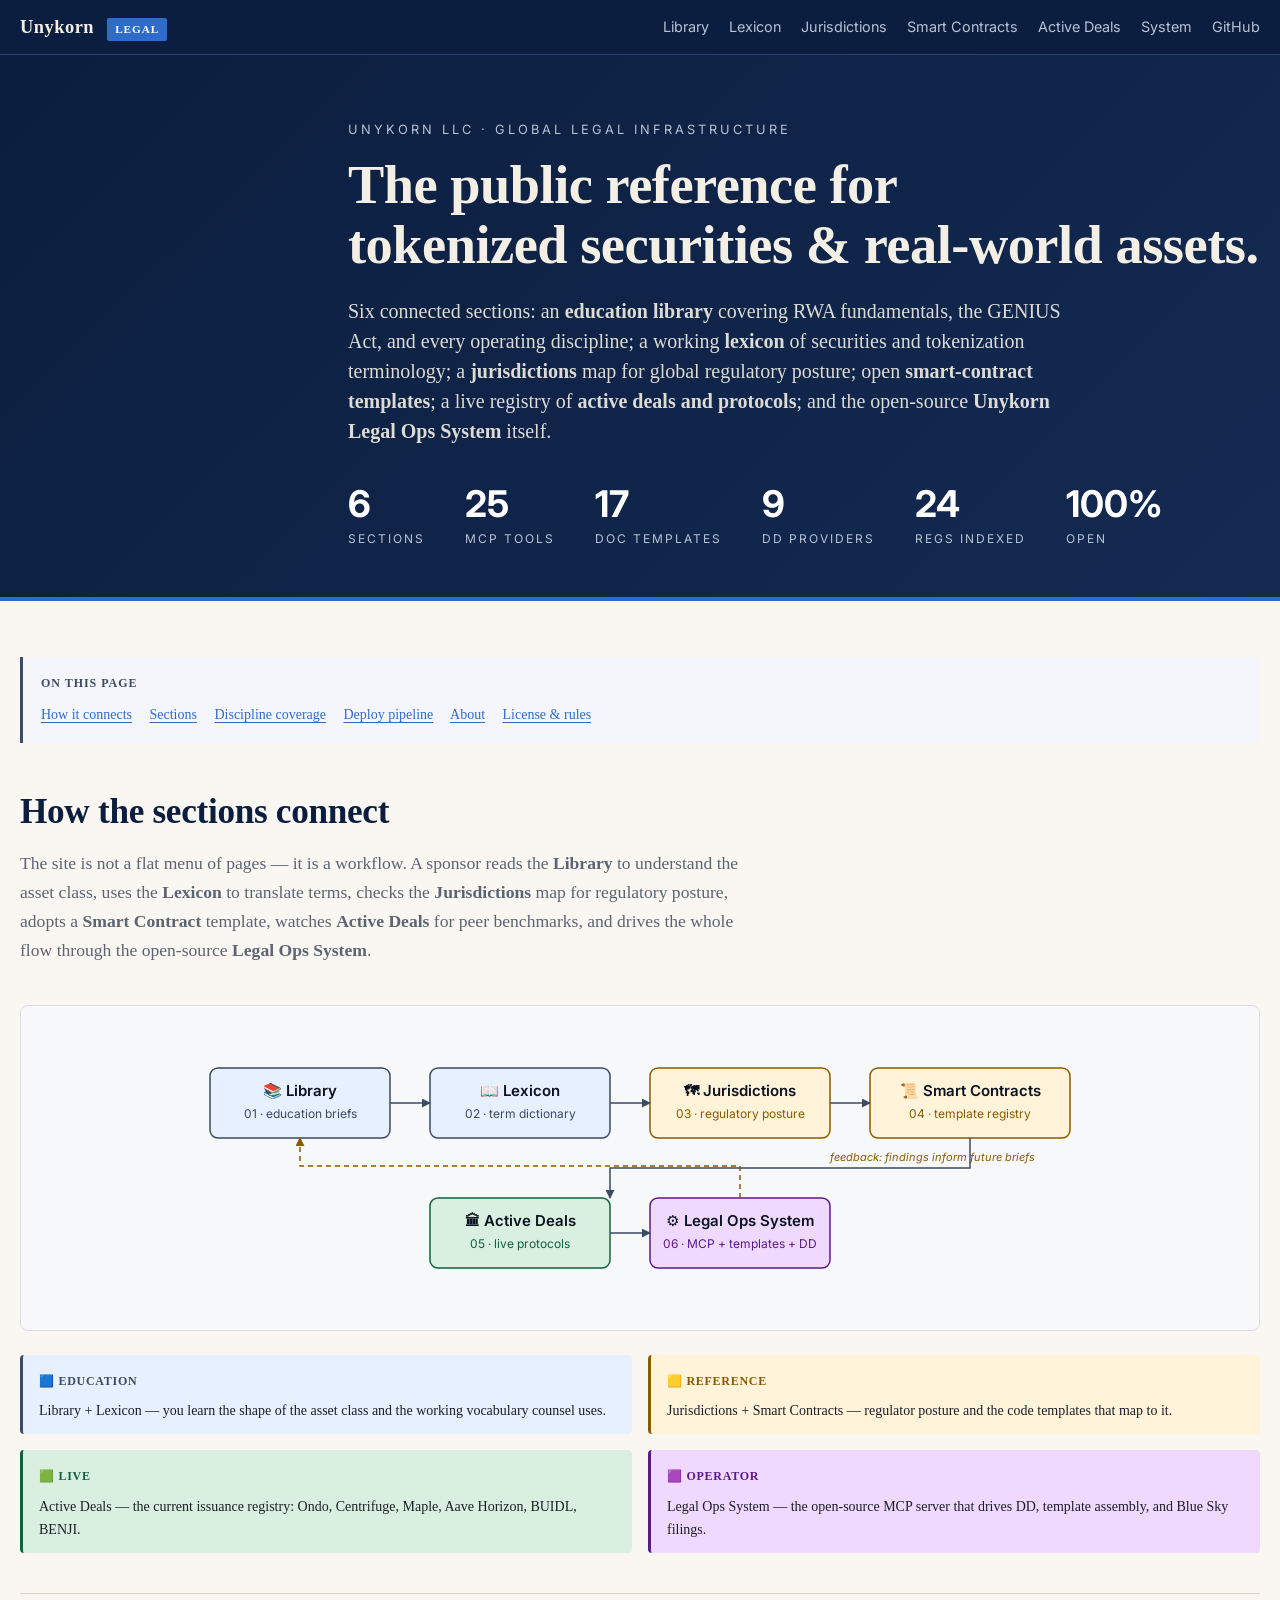
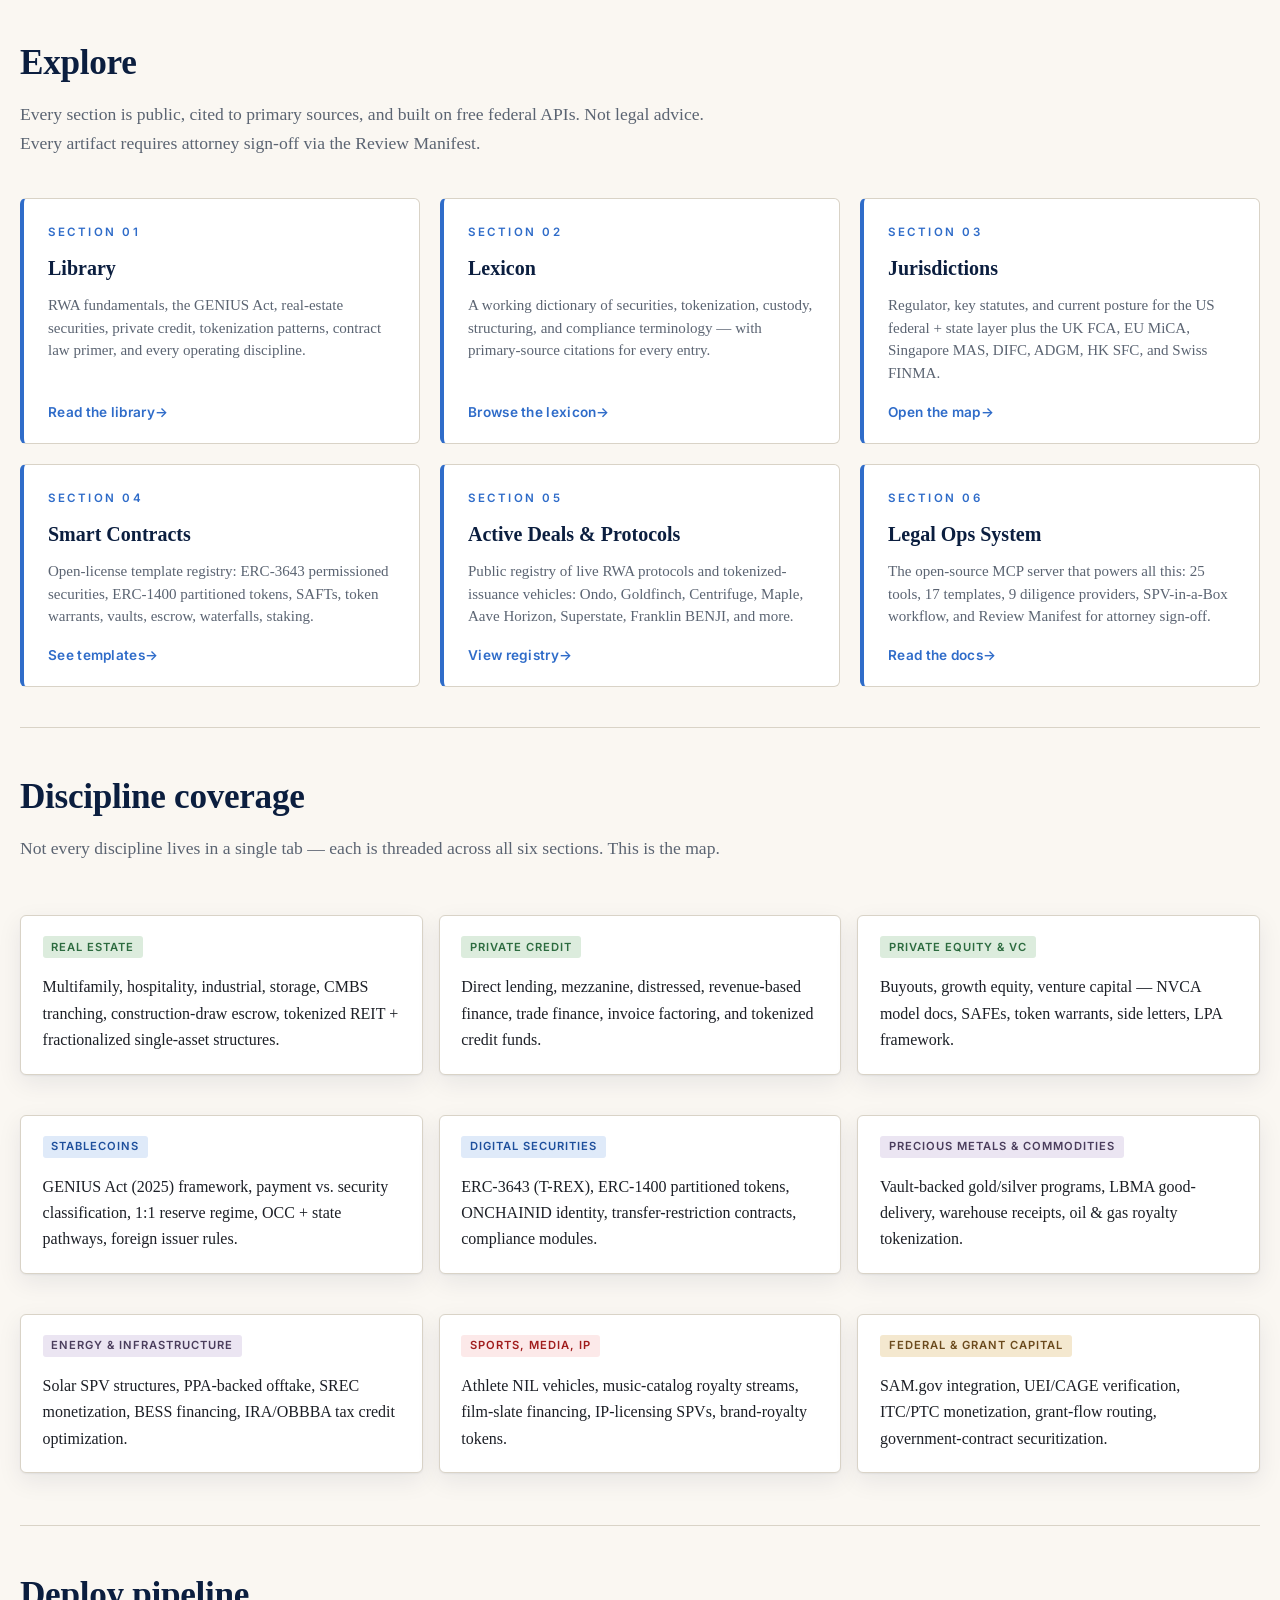
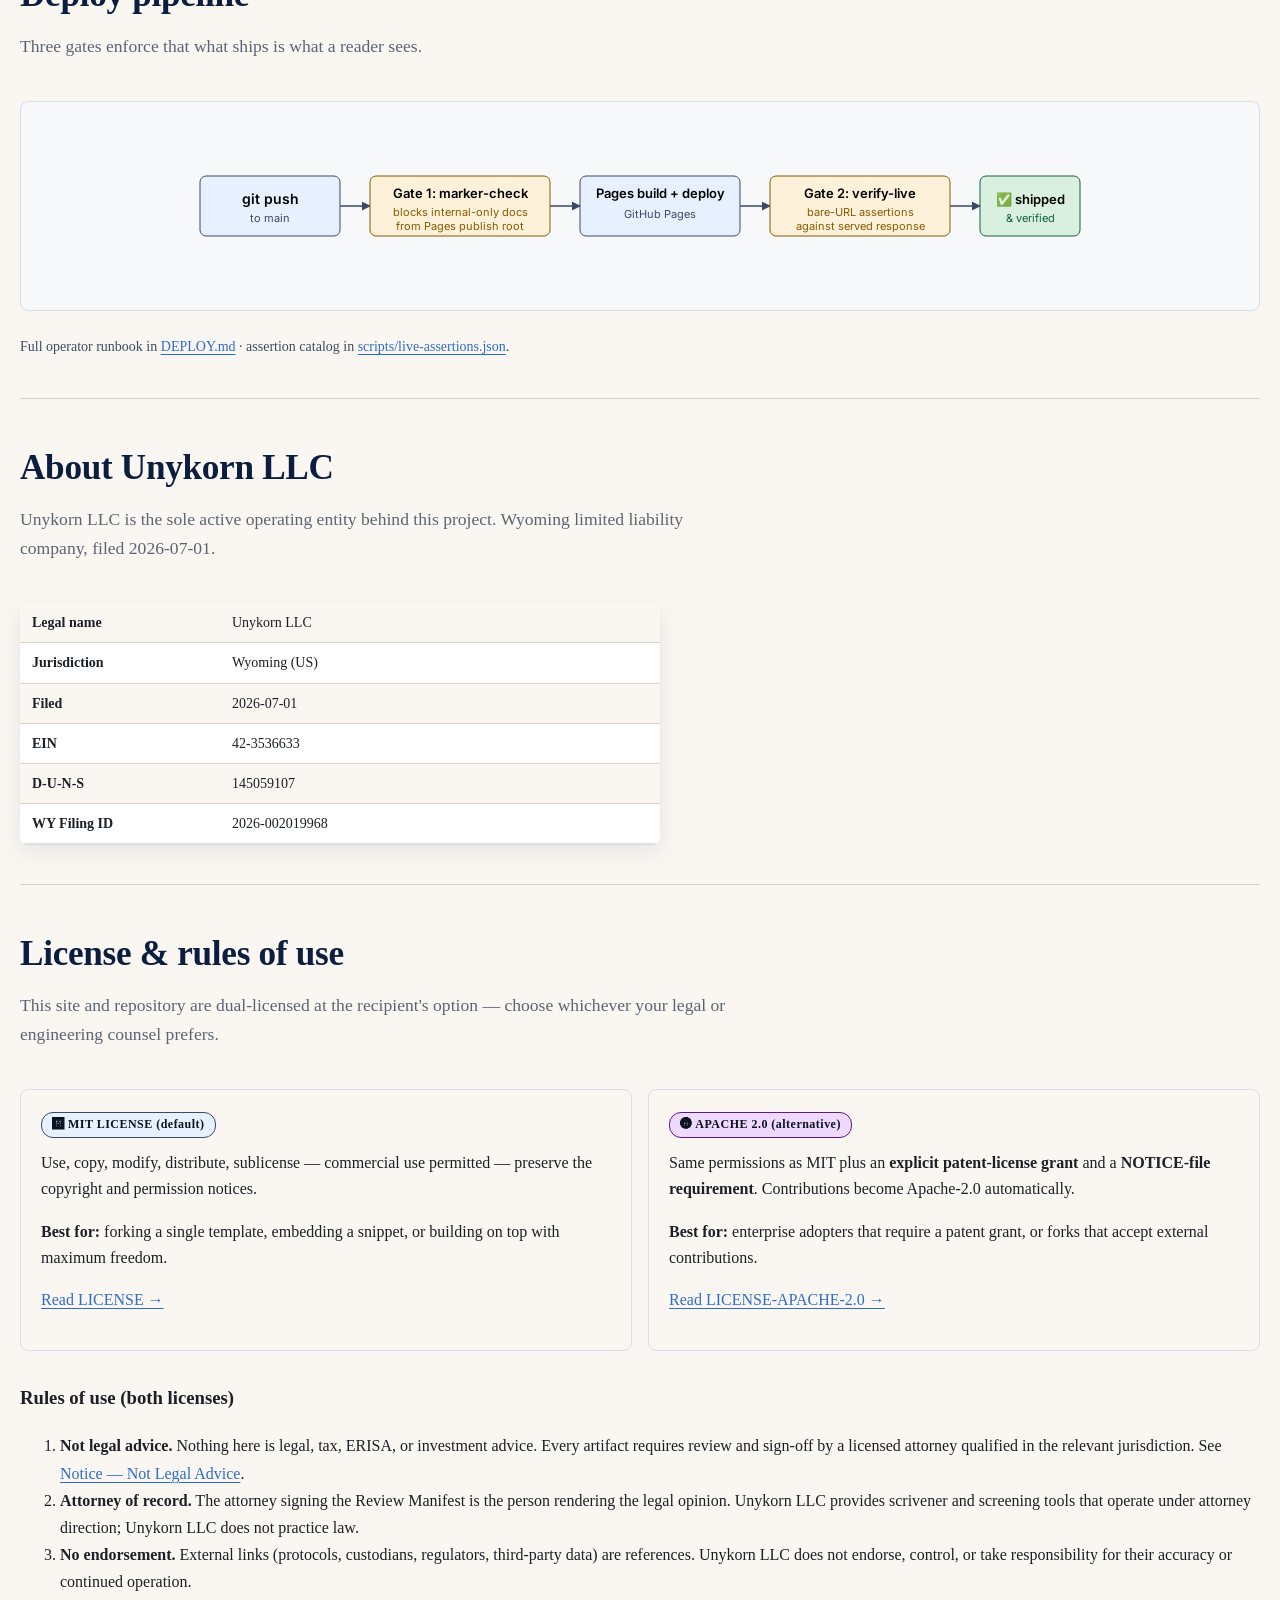
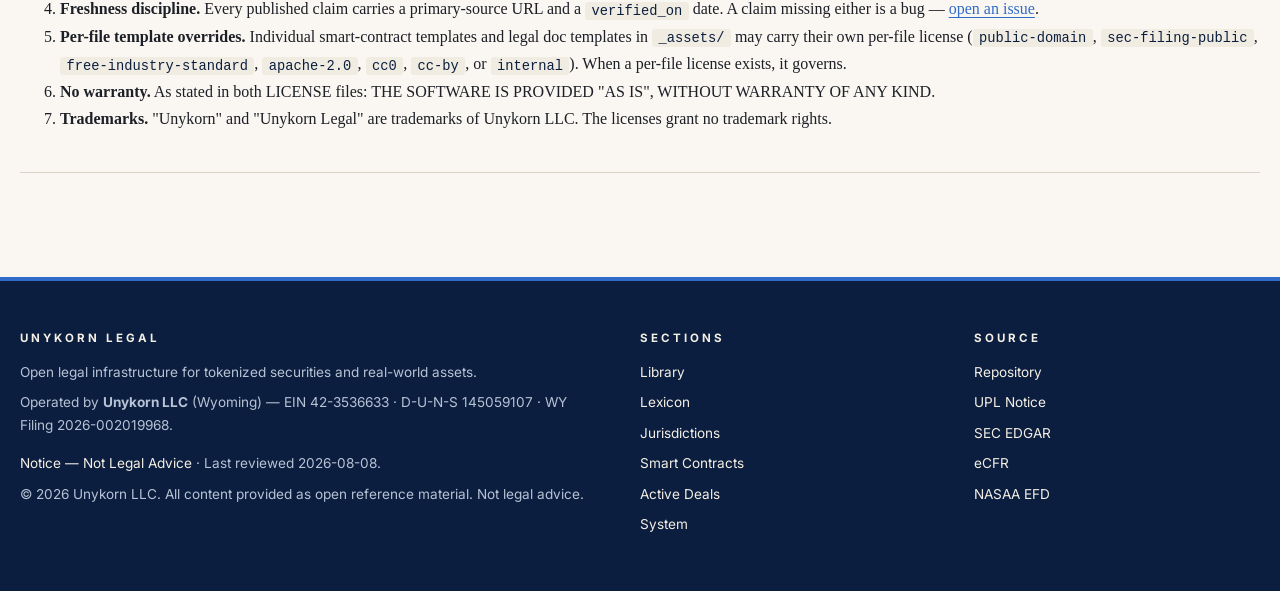
<file: index.html>
<!DOCTYPE html>
<html lang="en">
<head>
<meta charset="UTF-8" />
<meta name="viewport" content="width=device-width, initial-scale=1.0" />
<title>Unykorn Legal &mdash; Global Legal Infrastructure for Tokenized Securities &amp; RWA</title>
<meta name="description" content="Open legal operations, education library, jurisdictional guides, smart-contract templates, and active-issuance registry for tokenized securities and real-world assets globally." />
<link rel="preconnect" href="https://fonts.googleapis.com" />
<link rel="preconnect" href="https://fonts.gstatic.com" crossorigin />
<link href="https://fonts.googleapis.com/css2?family=Inter:wght@400;500;600;700&display=swap" rel="stylesheet" />
<link rel="stylesheet" href="_ds/tokens.css" />
<link rel="stylesheet" href="_ds/layout.css" />
<link rel="stylesheet" href="_ds/components.css" />
<link rel="stylesheet" href="_ds/subpage.css" />
<link rel="stylesheet" href="_ds/print.css" media="print" />
</head>
<body>

<header class="topbar">
  <div class="topbar-inner">
    <a href="/" class="topbar-brand">Unykorn&nbsp;<span class="mark">Legal</span></a>
    <nav class="topbar-nav">
      <a href="/library/">Library</a>
      <a href="/lexicon/">Lexicon</a>
      <a href="/jurisdictions/">Jurisdictions</a>
      <a href="/smart-contracts/">Smart Contracts</a>
      <a href="/deals/">Active Deals</a>
      <a href="/system/">System</a>
      <a href="https://github.com/FTHTrading/legal">GitHub</a>
    </nav>
  </div>
</header>

<section class="hero" id="top">
  <div class="hero-inner">
    <div class="eyebrow">Unykorn LLC &middot; Global Legal Infrastructure</div>
    <h1>The public reference for<br />tokenized securities &amp; real-world assets.</h1>
    <p class="lede">
      Six connected sections: an <strong>education library</strong> covering RWA fundamentals,
      the GENIUS Act, and every operating discipline; a working <strong>lexicon</strong> of
      securities and tokenization terminology; a <strong>jurisdictions</strong> map for
      global regulatory posture; open <strong>smart-contract templates</strong>; a live
      registry of <strong>active deals and protocols</strong>; and the open-source
      <strong>Unykorn Legal Ops System</strong> itself.
    </p>
    <div class="hero-stats">
      <div class="hero-stat"><span class="num">6</span><span class="label">Sections</span></div>
      <div class="hero-stat"><span class="num">25</span><span class="label">MCP Tools</span></div>
      <div class="hero-stat"><span class="num">17</span><span class="label">Doc Templates</span></div>
      <div class="hero-stat"><span class="num">9</span><span class="label">DD Providers</span></div>
      <div class="hero-stat"><span class="num">24</span><span class="label">Regs Indexed</span></div>
      <div class="hero-stat"><span class="num">100%</span><span class="label">Open</span></div>
    </div>
  </div>
</section>

<main class="section-hub">

<!-- ==================================================================== -->
<!-- Table of contents anchors                                             -->
<!-- ==================================================================== -->
<nav aria-label="On this page" style="background:#f4f6fb;border-left:3px solid #3c4a63;padding:14px 18px;margin:8px 0 32px;font-size:14px;">
  <strong style="text-transform:uppercase;letter-spacing:0.08em;font-size:12px;color:#3c4a63;">On this page</strong>
  <div style="margin-top:8px;line-height:1.9;">
    <a href="#how-it-connects" style="margin-right:14px;">How it connects</a>
    <a href="#sections" style="margin-right:14px;">Sections</a>
    <a href="#disciplines" style="margin-right:14px;">Discipline coverage</a>
    <a href="#pipeline" style="margin-right:14px;">Deploy pipeline</a>
    <a href="#about" style="margin-right:14px;">About</a>
    <a href="#license">License &amp; rules</a>
  </div>
</nav>

<!-- ==================================================================== -->
<!-- Flow diagram: how the six sections connect                            -->
<!-- ==================================================================== -->
<section id="how-it-connects" style="margin:40px 0;">
  <h2>How the sections connect</h2>
  <p class="lede">The site is not a flat menu of pages &mdash; it is a workflow. A sponsor reads the <strong>Library</strong> to understand the asset class, uses the <strong>Lexicon</strong> to translate terms, checks the <strong>Jurisdictions</strong> map for regulatory posture, adopts a <strong>Smart Contract</strong> template, watches <strong>Active Deals</strong> for peer benchmarks, and drives the whole flow through the open-source <strong>Legal Ops System</strong>.</p>

  <div style="background:#f7f8fa;border:1px solid #d8dde8;border-radius:8px;padding:32px 24px;margin:24px 0;overflow-x:auto;">
    <svg viewBox="0 0 900 260" xmlns="http://www.w3.org/2000/svg" style="width:100%;max-width:900px;height:auto;display:block;margin:0 auto;font-family:Inter,system-ui,sans-serif;">
      <defs>
        <marker id="arrow" viewBox="0 0 10 10" refX="9" refY="5" markerWidth="6" markerHeight="6" orient="auto-start-reverse">
          <path d="M 0 0 L 10 5 L 0 10 z" fill="#3c4a63"/>
        </marker>
        <marker id="arrow-dashed" viewBox="0 0 10 10" refX="9" refY="5" markerWidth="6" markerHeight="6" orient="auto-start-reverse">
          <path d="M 0 0 L 10 5 L 0 10 z" fill="#8a5a00"/>
        </marker>
      </defs>

      <!-- Row 1: Library, Lexicon, Jurisdictions -->
      <g>
        <rect x="20"  y="30" width="180" height="70" rx="8" fill="#e6f0ff" stroke="#3c4a63" stroke-width="1.5"/>
        <text x="110" y="58" text-anchor="middle" font-size="15" font-weight="600" fill="#0b1220">📚 Library</text>
        <text x="110" y="80" text-anchor="middle" font-size="12" fill="#3c4a63">01 &middot; education briefs</text>

        <rect x="240" y="30" width="180" height="70" rx="8" fill="#e6f0ff" stroke="#3c4a63" stroke-width="1.5"/>
        <text x="330" y="58" text-anchor="middle" font-size="15" font-weight="600" fill="#0b1220">📖 Lexicon</text>
        <text x="330" y="80" text-anchor="middle" font-size="12" fill="#3c4a63">02 &middot; term dictionary</text>

        <rect x="460" y="30" width="180" height="70" rx="8" fill="#fff4d9" stroke="#8a5a00" stroke-width="1.5"/>
        <text x="550" y="58" text-anchor="middle" font-size="15" font-weight="600" fill="#0b1220">🗺 Jurisdictions</text>
        <text x="550" y="80" text-anchor="middle" font-size="12" fill="#8a5a00">03 &middot; regulatory posture</text>

        <rect x="680" y="30" width="200" height="70" rx="8" fill="#fff4d9" stroke="#8a5a00" stroke-width="1.5"/>
        <text x="780" y="58" text-anchor="middle" font-size="15" font-weight="600" fill="#0b1220">📜 Smart Contracts</text>
        <text x="780" y="80" text-anchor="middle" font-size="12" fill="#8a5a00">04 &middot; template registry</text>
      </g>

      <!-- Arrows row 1 -->
      <line x1="200" y1="65" x2="240" y2="65" stroke="#3c4a63" stroke-width="1.5" marker-end="url(#arrow)"/>
      <line x1="420" y1="65" x2="460" y2="65" stroke="#3c4a63" stroke-width="1.5" marker-end="url(#arrow)"/>
      <line x1="640" y1="65" x2="680" y2="65" stroke="#3c4a63" stroke-width="1.5" marker-end="url(#arrow)"/>

      <!-- Row 2: Active Deals, Legal Ops System -->
      <g>
        <rect x="240" y="160" width="180" height="70" rx="8" fill="#d9f0e0" stroke="#10633a" stroke-width="1.5"/>
        <text x="330" y="188" text-anchor="middle" font-size="15" font-weight="600" fill="#0b1220">🏛 Active Deals</text>
        <text x="330" y="210" text-anchor="middle" font-size="12" fill="#10633a">05 &middot; live protocols</text>

        <rect x="460" y="160" width="180" height="70" rx="8" fill="#f0d9ff" stroke="#5a1a8a" stroke-width="1.5"/>
        <text x="550" y="188" text-anchor="middle" font-size="15" font-weight="600" fill="#0b1220">⚙️ Legal Ops System</text>
        <text x="550" y="210" text-anchor="middle" font-size="12" fill="#5a1a8a">06 &middot; MCP + templates + DD</text>
      </g>

      <!-- Down + across arrows from row 1 to row 2 -->
      <path d="M 780 100 L 780 130 L 420 130 L 420 160" fill="none" stroke="#3c4a63" stroke-width="1.5" marker-end="url(#arrow)"/>
      <line x1="420" y1="195" x2="460" y2="195" stroke="#3c4a63" stroke-width="1.5" marker-end="url(#arrow)"/>

      <!-- Feedback loop from System back to Library (dashed) -->
      <path d="M 550 160 L 550 128 L 110 128 L 110 100" fill="none" stroke="#8a5a00" stroke-width="1.5" stroke-dasharray="5,4" marker-end="url(#arrow-dashed)"/>
      <text x="640" y="123" font-size="11" fill="#8a5a00" font-style="italic">feedback: findings inform future briefs</text>
    </svg>
  </div>

  <div class="grid-2" style="margin-top:12px;">
    <div style="padding:12px 16px;background:#e6f0ff;border-left:3px solid #3c4a63;border-radius:4px;">
      <strong style="font-size:12px;text-transform:uppercase;letter-spacing:0.06em;color:#3c4a63;">🟦 Education</strong>
      <p style="margin:6px 0 0;font-size:14px;">Library + Lexicon &mdash; you learn the shape of the asset class and the working vocabulary counsel uses.</p>
    </div>
    <div style="padding:12px 16px;background:#fff4d9;border-left:3px solid #8a5a00;border-radius:4px;">
      <strong style="font-size:12px;text-transform:uppercase;letter-spacing:0.06em;color:#8a5a00;">🟨 Reference</strong>
      <p style="margin:6px 0 0;font-size:14px;">Jurisdictions + Smart Contracts &mdash; regulator posture and the code templates that map to it.</p>
    </div>
    <div style="padding:12px 16px;background:#d9f0e0;border-left:3px solid #10633a;border-radius:4px;">
      <strong style="font-size:12px;text-transform:uppercase;letter-spacing:0.06em;color:#10633a;">🟩 Live</strong>
      <p style="margin:6px 0 0;font-size:14px;">Active Deals &mdash; the current issuance registry: Ondo, Centrifuge, Maple, Aave Horizon, BUIDL, BENJI.</p>
    </div>
    <div style="padding:12px 16px;background:#f0d9ff;border-left:3px solid #5a1a8a;border-radius:4px;">
      <strong style="font-size:12px;text-transform:uppercase;letter-spacing:0.06em;color:#5a1a8a;">🟪 Operator</strong>
      <p style="margin:6px 0 0;font-size:14px;">Legal Ops System &mdash; the open-source MCP server that drives DD, template assembly, and Blue Sky filings.</p>
    </div>
  </div>
</section>

<hr class="divider" />

<h2 id="sections">Explore</h2>
  <p class="lede">Every section is public, cited to primary sources, and built on free federal APIs. Not legal advice. Every artifact requires attorney sign-off via the Review Manifest.</p>

  <div class="hub-grid">

    <a class="hub-card new" href="/library/">
      <div class="hub-eyebrow">Section 01</div>
      <h3>Library</h3>
      <p>RWA fundamentals, the GENIUS Act, real-estate securities, private credit, tokenization patterns, contract law primer, and every operating discipline.</p>
      <div class="hub-cta">Read the library</div>
    </a>

    <a class="hub-card new" href="/lexicon/">
      <div class="hub-eyebrow">Section 02</div>
      <h3>Lexicon</h3>
      <p>A working dictionary of securities, tokenization, custody, structuring, and compliance terminology &mdash; with primary-source citations for every entry.</p>
      <div class="hub-cta">Browse the lexicon</div>
    </a>

    <a class="hub-card new" href="/jurisdictions/">
      <div class="hub-eyebrow">Section 03</div>
      <h3>Jurisdictions</h3>
      <p>Regulator, key statutes, and current posture for the US federal + state layer plus the UK FCA, EU MiCA, Singapore MAS, DIFC, ADGM, HK SFC, and Swiss FINMA.</p>
      <div class="hub-cta">Open the map</div>
    </a>

    <a class="hub-card new" href="/smart-contracts/">
      <div class="hub-eyebrow">Section 04</div>
      <h3>Smart Contracts</h3>
      <p>Open-license template registry: ERC-3643 permissioned securities, ERC-1400 partitioned tokens, SAFTs, token warrants, vaults, escrow, waterfalls, staking.</p>
      <div class="hub-cta">See templates</div>
    </a>

    <a class="hub-card new" href="/deals/">
      <div class="hub-eyebrow">Section 05</div>
      <h3>Active Deals &amp; Protocols</h3>
      <p>Public registry of live RWA protocols and tokenized-issuance vehicles: Ondo, Goldfinch, Centrifuge, Maple, Aave Horizon, Superstate, Franklin BENJI, and more.</p>
      <div class="hub-cta">View registry</div>
    </a>

    <a class="hub-card new" href="/system/">
      <div class="hub-eyebrow">Section 06</div>
      <h3>Legal Ops System</h3>
      <p>The open-source MCP server that powers all this: 25 tools, 17 templates, 9 diligence providers, SPV-in-a-Box workflow, and Review Manifest for attorney sign-off.</p>
      <div class="hub-cta">Read the docs</div>
    </a>

  </div>

  <hr class="divider" />

  <h2>Discipline coverage</h2>
  <p class="lede">Not every discipline lives in a single tab &mdash; each is threaded across all six sections. This is the map.</p>

  <div class="grid-3">
    <div class="card"><h3><span class="badge b-cat-templates">Real Estate</span></h3><p>Multifamily, hospitality, industrial, storage, CMBS tranching, construction-draw escrow, tokenized REIT + fractionalized single-asset structures.</p></div>
    <div class="card"><h3><span class="badge b-cat-templates">Private Credit</span></h3><p>Direct lending, mezzanine, distressed, revenue-based finance, trade finance, invoice factoring, and tokenized credit funds.</p></div>
    <div class="card"><h3><span class="badge b-cat-templates">Private Equity &amp; VC</span></h3><p>Buyouts, growth equity, venture capital &mdash; NVCA model docs, SAFEs, token warrants, side letters, LPA framework.</p></div>
    <div class="card"><h3><span class="badge b-cat-corpus">Stablecoins</span></h3><p>GENIUS Act (2025) framework, payment vs. security classification, 1:1 reserve regime, OCC + state pathways, foreign issuer rules.</p></div>
    <div class="card"><h3><span class="badge b-cat-corpus">Digital Securities</span></h3><p>ERC-3643 (T-REX), ERC-1400 partitioned tokens, ONCHAINID identity, transfer-restriction contracts, compliance modules.</p></div>
    <div class="card"><h3><span class="badge b-cat-workflow">Precious Metals &amp; Commodities</span></h3><p>Vault-backed gold/silver programs, LBMA good-delivery, warehouse receipts, oil &amp; gas royalty tokenization.</p></div>
    <div class="card"><h3><span class="badge b-cat-workflow">Energy &amp; Infrastructure</span></h3><p>Solar SPV structures, PPA-backed offtake, SREC monetization, BESS financing, IRA/OBBBA tax credit optimization.</p></div>
    <div class="card"><h3><span class="badge b-cat-dd">Sports, Media, IP</span></h3><p>Athlete NIL vehicles, music-catalog royalty streams, film-slate financing, IP-licensing SPVs, brand-royalty tokens.</p></div>
    <div class="card"><h3><span class="badge b-cat-filings">Federal &amp; Grant Capital</span></h3><p>SAM.gov integration, UEI/CAGE verification, ITC/PTC monetization, grant-flow routing, government-contract securitization.</p></div>
  </div>

  <hr class="divider" />

<!-- ==================================================================== -->
<!-- Deploy pipeline diagram                                               -->
<!-- ==================================================================== -->
<section id="pipeline" style="margin:40px 0;">
  <h2>Deploy pipeline</h2>
  <p class="lede">Three gates enforce that what ships is what a reader sees.</p>

  <div style="background:#f7f8fa;border:1px solid #d8dde8;border-radius:8px;padding:24px;margin:24px 0;overflow-x:auto;">
    <svg viewBox="0 0 900 160" xmlns="http://www.w3.org/2000/svg" style="width:100%;max-width:900px;height:auto;display:block;margin:0 auto;font-family:Inter,system-ui,sans-serif;">
      <defs>
        <marker id="arrow-pipe" viewBox="0 0 10 10" refX="9" refY="5" markerWidth="6" markerHeight="6" orient="auto-start-reverse">
          <path d="M 0 0 L 10 5 L 0 10 z" fill="#3c4a63"/>
        </marker>
      </defs>

      <rect x="10"  y="50" width="140" height="60" rx="6" fill="#e6f0ff" stroke="#3c4a63"/>
      <text x="80" y="78" text-anchor="middle" font-size="14" font-weight="600">git push</text>
      <text x="80" y="96" text-anchor="middle" font-size="11" fill="#3c4a63">to main</text>

      <line x1="150" y1="80" x2="180" y2="80" stroke="#3c4a63" stroke-width="1.5" marker-end="url(#arrow-pipe)"/>

      <rect x="180" y="50" width="180" height="60" rx="6" fill="#fdf1d9" stroke="#8a5a00"/>
      <text x="270" y="72" text-anchor="middle" font-size="13" font-weight="600">Gate 1: marker-check</text>
      <text x="270" y="90" text-anchor="middle" font-size="11" fill="#8a5a00">blocks internal-only docs</text>
      <text x="270" y="104" text-anchor="middle" font-size="11" fill="#8a5a00">from Pages publish root</text>

      <line x1="360" y1="80" x2="390" y2="80" stroke="#3c4a63" stroke-width="1.5" marker-end="url(#arrow-pipe)"/>

      <rect x="390" y="50" width="160" height="60" rx="6" fill="#e6f0ff" stroke="#3c4a63"/>
      <text x="470" y="72" text-anchor="middle" font-size="13" font-weight="600">Pages build + deploy</text>
      <text x="470" y="92" text-anchor="middle" font-size="11" fill="#3c4a63">GitHub Pages</text>

      <line x1="550" y1="80" x2="580" y2="80" stroke="#3c4a63" stroke-width="1.5" marker-end="url(#arrow-pipe)"/>

      <rect x="580" y="50" width="180" height="60" rx="6" fill="#fdf1d9" stroke="#8a5a00"/>
      <text x="670" y="72" text-anchor="middle" font-size="13" font-weight="600">Gate 2: verify-live</text>
      <text x="670" y="90" text-anchor="middle" font-size="11" fill="#8a5a00">bare-URL assertions</text>
      <text x="670" y="104" text-anchor="middle" font-size="11" fill="#8a5a00">against served response</text>

      <line x1="760" y1="80" x2="790" y2="80" stroke="#3c4a63" stroke-width="1.5" marker-end="url(#arrow-pipe)"/>

      <rect x="790" y="50" width="100" height="60" rx="6" fill="#d9f0e0" stroke="#10633a"/>
      <text x="840" y="78" text-anchor="middle" font-size="13" font-weight="600">✅ shipped</text>
      <text x="840" y="96" text-anchor="middle" font-size="11" fill="#10633a">&amp; verified</text>
    </svg>
  </div>
  <p style="font-size:14px;color:#3c4a63;">Full operator runbook in <a href="https://github.com/FTHTrading/legal/blob/main/DEPLOY.md">DEPLOY.md</a> &middot; assertion catalog in <a href="https://github.com/FTHTrading/legal/blob/main/scripts/live-assertions.json">scripts/live-assertions.json</a>.</p>
</section>

<hr class="divider" />

<!-- ==================================================================== -->
<!-- About + License section                                               -->
<!-- ==================================================================== -->
<section id="about" style="margin:40px 0;">
  <h2>About Unykorn LLC</h2>
  <p class="lede">Unykorn LLC is the sole active operating entity behind this project. Wyoming limited liability company, filed 2026-07-01.</p>

  <table style="border-collapse:collapse;width:100%;max-width:640px;font-size:14px;margin:16px 0;">
    <tr style="border-bottom:1px solid #d8dde8;"><td style="padding:8px 12px;font-weight:600;width:200px;">Legal name</td><td style="padding:8px 12px;">Unykorn LLC</td></tr>
    <tr style="border-bottom:1px solid #d8dde8;"><td style="padding:8px 12px;font-weight:600;">Jurisdiction</td><td style="padding:8px 12px;">Wyoming (US)</td></tr>
    <tr style="border-bottom:1px solid #d8dde8;"><td style="padding:8px 12px;font-weight:600;">Filed</td><td style="padding:8px 12px;">2026-07-01</td></tr>
    <tr style="border-bottom:1px solid #d8dde8;"><td style="padding:8px 12px;font-weight:600;">EIN</td><td style="padding:8px 12px;">42-3536633</td></tr>
    <tr style="border-bottom:1px solid #d8dde8;"><td style="padding:8px 12px;font-weight:600;">D-U-N-S</td><td style="padding:8px 12px;">145059107</td></tr>
    <tr style="border-bottom:1px solid #d8dde8;"><td style="padding:8px 12px;font-weight:600;">WY Filing ID</td><td style="padding:8px 12px;">2026-002019968</td></tr>
  </table>
</section>

<hr class="divider" />

<!-- ==================================================================== -->
<!-- License & rules section                                               -->
<!-- ==================================================================== -->
<section id="license" style="margin:40px 0;">
  <h2>License &amp; rules of use</h2>
  <p class="lede">This site and repository are dual-licensed at the recipient's option &mdash; choose whichever your legal or engineering counsel prefers.</p>

  <div class="grid-2" style="margin-top:24px;">
    <div style="border:1px solid #d8dde8;border-radius:8px;padding:20px;">
      <div style="display:inline-block;background:#e6f0ff;border:1px solid #3c4a63;border-radius:12px;padding:2px 10px;font-size:12px;font-weight:700;letter-spacing:0.04em;color:#0b1220;">🅼 MIT LICENSE (default)</div>
      <p style="margin-top:12px;">Use, copy, modify, distribute, sublicense &mdash; commercial use permitted &mdash; preserve the copyright and permission notices.</p>
      <p><strong>Best for:</strong> forking a single template, embedding a snippet, or building on top with maximum freedom.</p>
      <p><a href="https://github.com/FTHTrading/legal/blob/main/LICENSE">Read LICENSE &rarr;</a></p>
    </div>
    <div style="border:1px solid #d8dde8;border-radius:8px;padding:20px;">
      <div style="display:inline-block;background:#f0d9ff;border:1px solid #5a1a8a;border-radius:12px;padding:2px 10px;font-size:12px;font-weight:700;letter-spacing:0.04em;color:#0b1220;">🅐 APACHE 2.0 (alternative)</div>
      <p style="margin-top:12px;">Same permissions as MIT plus an <strong>explicit patent-license grant</strong> and a <strong>NOTICE-file requirement</strong>. Contributions become Apache-2.0 automatically.</p>
      <p><strong>Best for:</strong> enterprise adopters that require a patent grant, or forks that accept external contributions.</p>
      <p><a href="https://github.com/FTHTrading/legal/blob/main/LICENSE-APACHE-2.0">Read LICENSE-APACHE-2.0 &rarr;</a></p>
    </div>
  </div>

  <h3 style="margin-top:32px;">Rules of use (both licenses)</h3>
  <ol style="line-height:1.7;">
    <li><strong>Not legal advice.</strong> Nothing here is legal, tax, ERISA, or investment advice. Every artifact requires review and sign-off by a licensed attorney qualified in the relevant jurisdiction. See <a href="/notice/">Notice &mdash; Not Legal Advice</a>.</li>
    <li><strong>Attorney of record.</strong> The attorney signing the Review Manifest is the person rendering the legal opinion. Unykorn LLC provides scrivener and screening tools that operate under attorney direction; Unykorn LLC does not practice law.</li>
    <li><strong>No endorsement.</strong> External links (protocols, custodians, regulators, third-party data) are references. Unykorn LLC does not endorse, control, or take responsibility for their accuracy or continued operation.</li>
    <li><strong>Freshness discipline.</strong> Every published claim carries a primary-source URL and a <code>verified_on</code> date. A claim missing either is a bug &mdash; <a href="https://github.com/FTHTrading/legal/issues">open an issue</a>.</li>
    <li><strong>Per-file template overrides.</strong> Individual smart-contract templates and legal doc templates in <code>_assets/</code> may carry their own per-file license (<code>public-domain</code>, <code>sec-filing-public</code>, <code>free-industry-standard</code>, <code>apache-2.0</code>, <code>cc0</code>, <code>cc-by</code>, or <code>internal</code>). When a per-file license exists, it governs.</li>
    <li><strong>No warranty.</strong> As stated in both LICENSE files: THE SOFTWARE IS PROVIDED "AS IS", WITHOUT WARRANTY OF ANY KIND.</li>
    <li><strong>Trademarks.</strong> "Unykorn" and "Unykorn Legal" are trademarks of Unykorn LLC. The licenses grant no trademark rights.</li>
  </ol>
</section>

<hr class="divider" />

</main>

<footer class="footer">
  <div class="footer-inner">
    <div>
      <h4>Unykorn Legal</h4>
      <p>Open legal infrastructure for tokenized securities and real-world assets.</p>
      <p>Operated by <strong>Unykorn LLC</strong> (Wyoming) &mdash; EIN 42-3536633 &middot; D-U-N-S 145059107 &middot; WY Filing 2026-002019968.</p>
      <p style="margin-top: 1rem; opacity: 0.7;"><p><a href="/notice/">Notice &mdash; Not Legal Advice</a> &middot; Last reviewed 2026-08-08.</p>
      <p style="margin-top: 0.5rem;">&copy; 2026 Unykorn LLC. All content provided as open reference material. Not legal advice.</p>
    </div>
    <div>
      <h4>Sections</h4>
      <p><a href="/library/">Library</a></p>
      <p><a href="/lexicon/">Lexicon</a></p>
      <p><a href="/jurisdictions/">Jurisdictions</a></p>
      <p><a href="/smart-contracts/">Smart Contracts</a></p>
      <p><a href="/deals/">Active Deals</a></p>
      <p><a href="/system/">System</a></p>
    </div>
    <div>
      <h4>Source</h4>
      <p><a href="https://github.com/FTHTrading/legal">Repository</a></p>
      <p><a href="/notice/">UPL Notice</a></p>
      <p><a href="https://www.sec.gov/edgar">SEC EDGAR</a></p>
      <p><a href="https://www.ecfr.gov/">eCFR</a></p>
      <p><a href="https://www.efdnasaa.org/">NASAA EFD</a></p>
    </div>
  </div>
</footer>

</body>
</html>
</file>
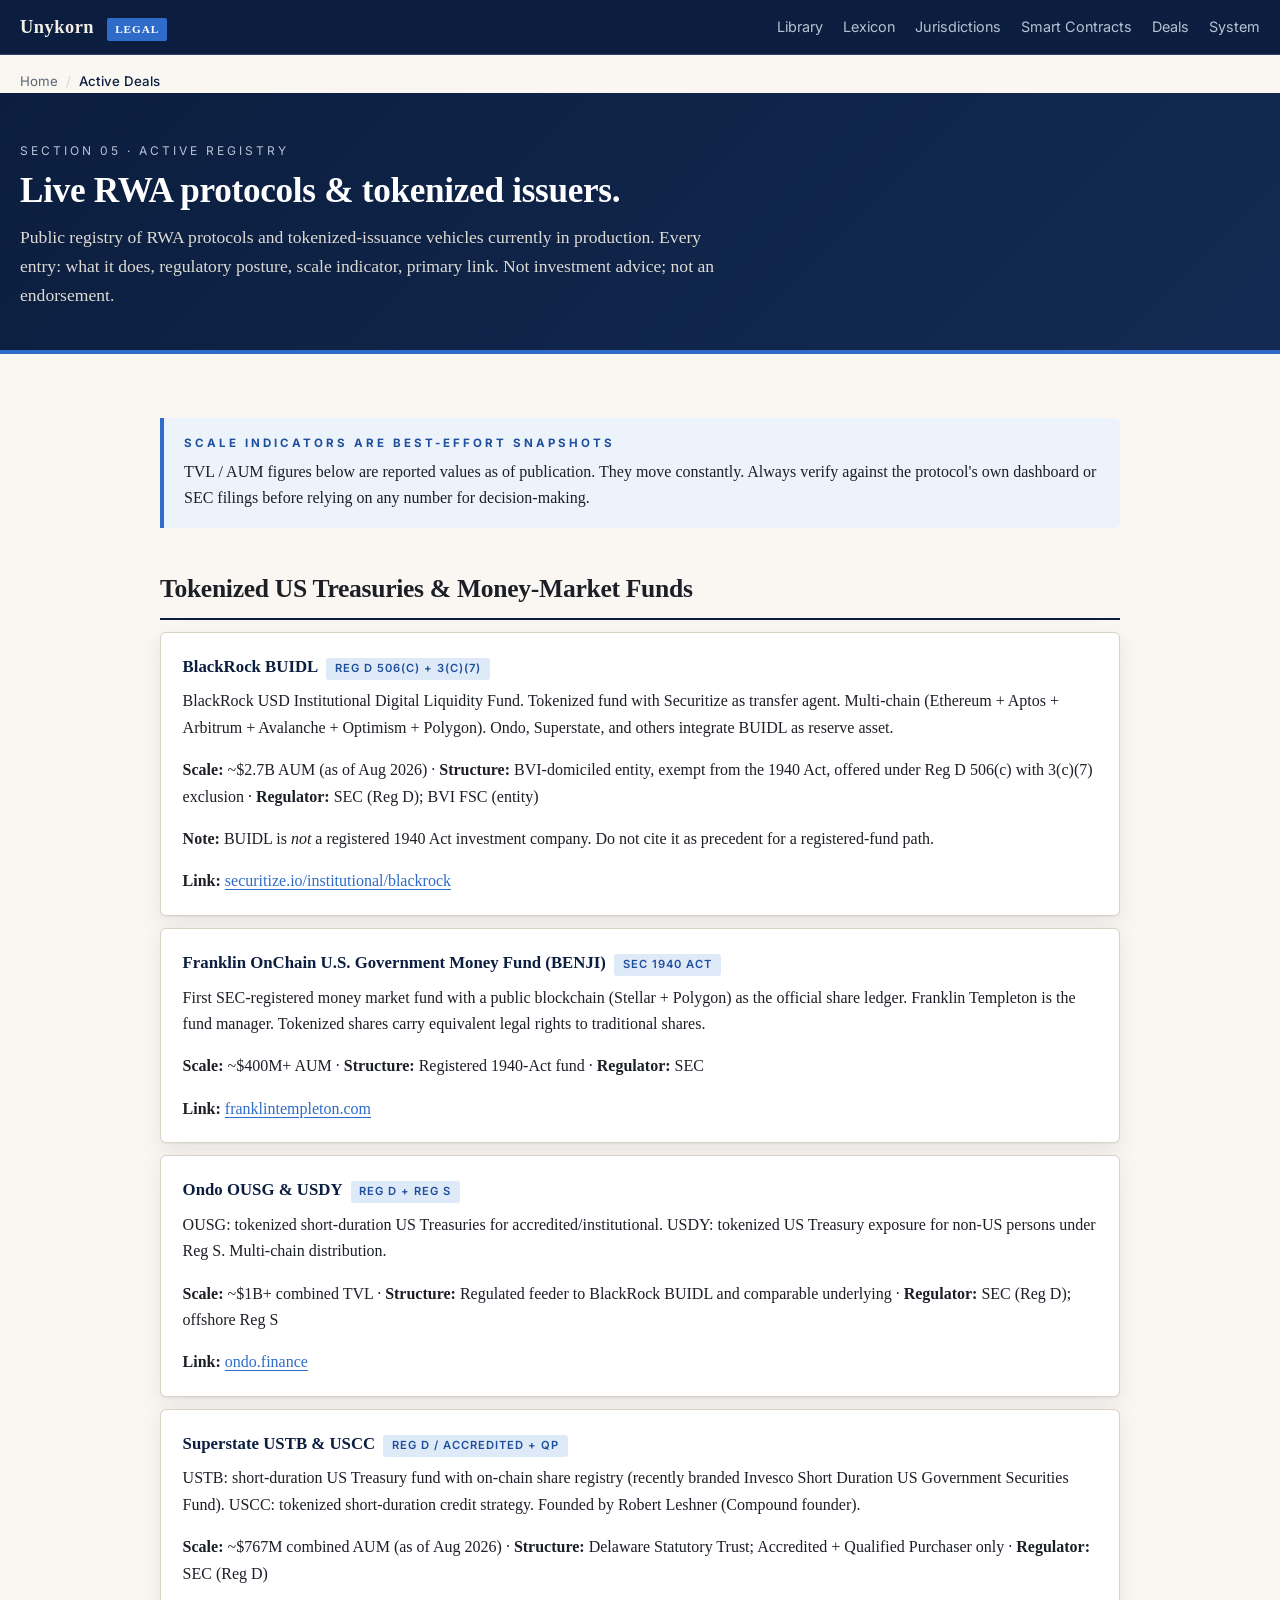
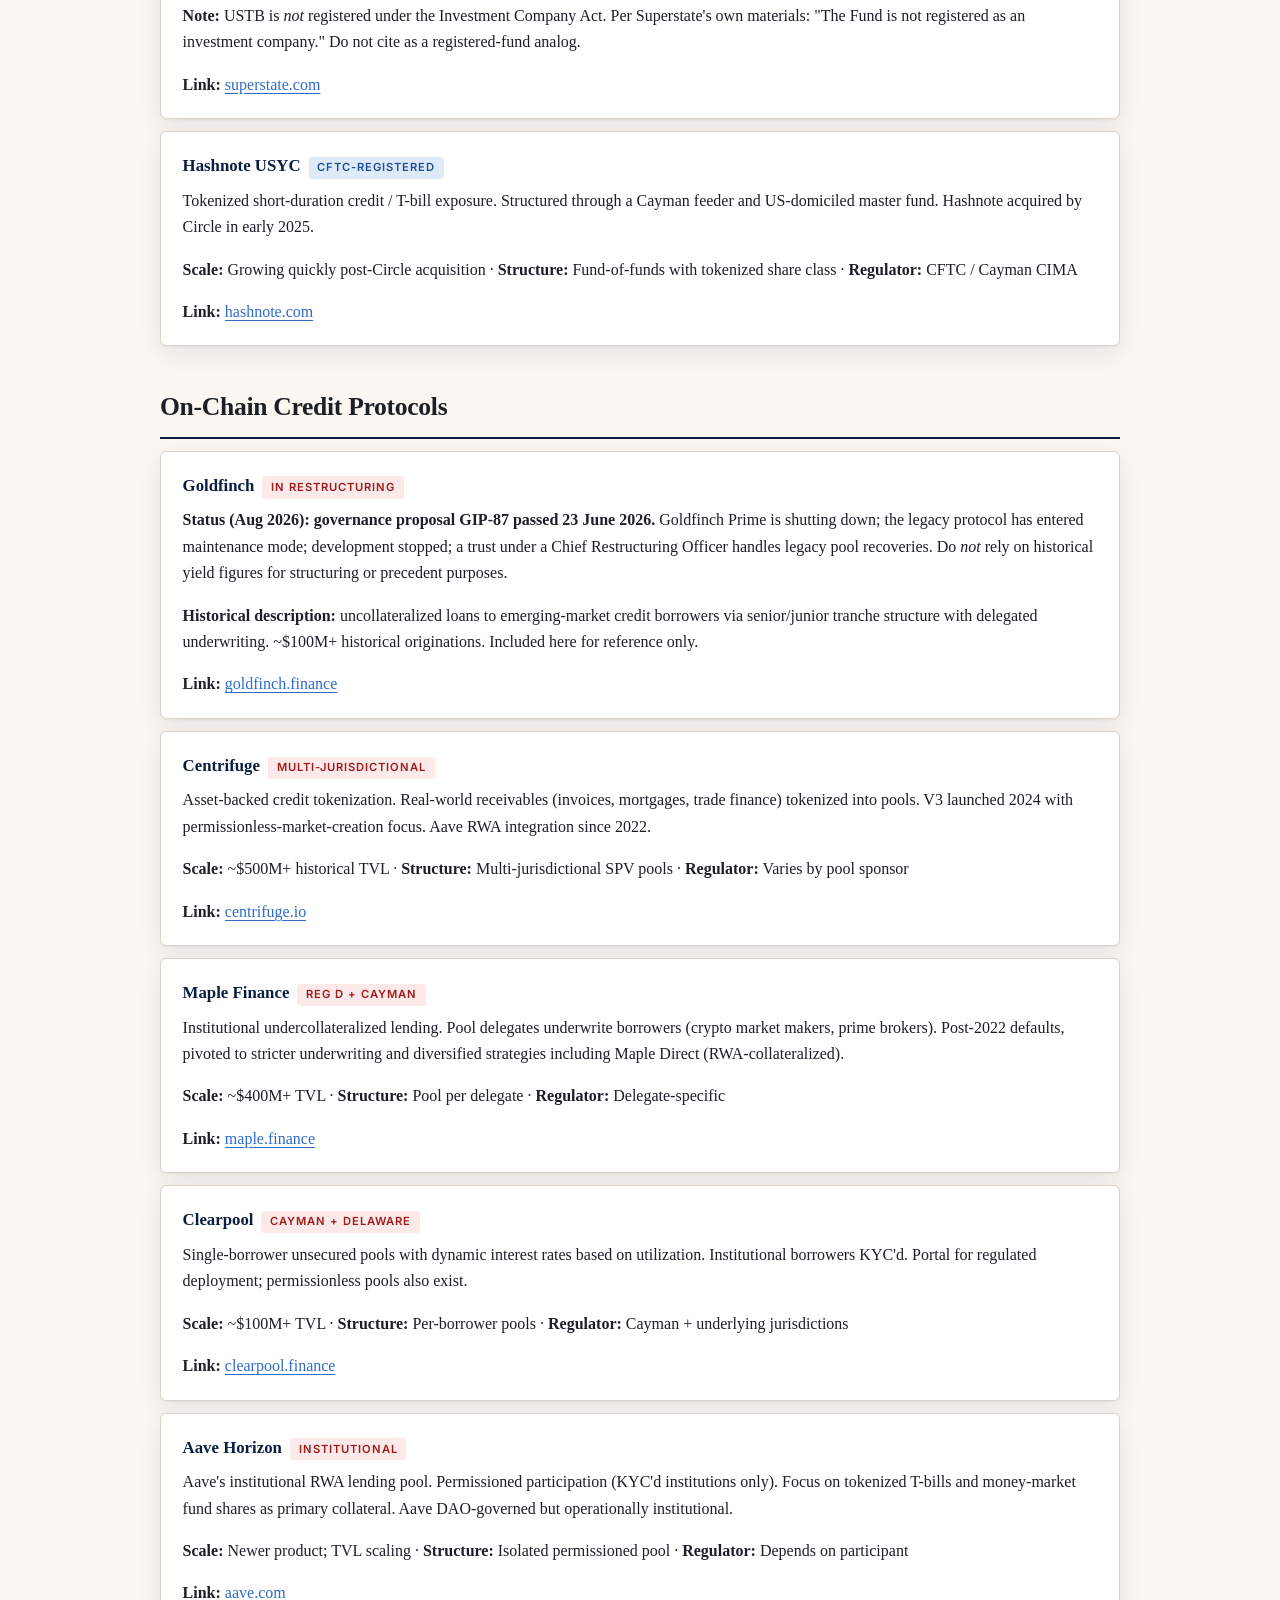
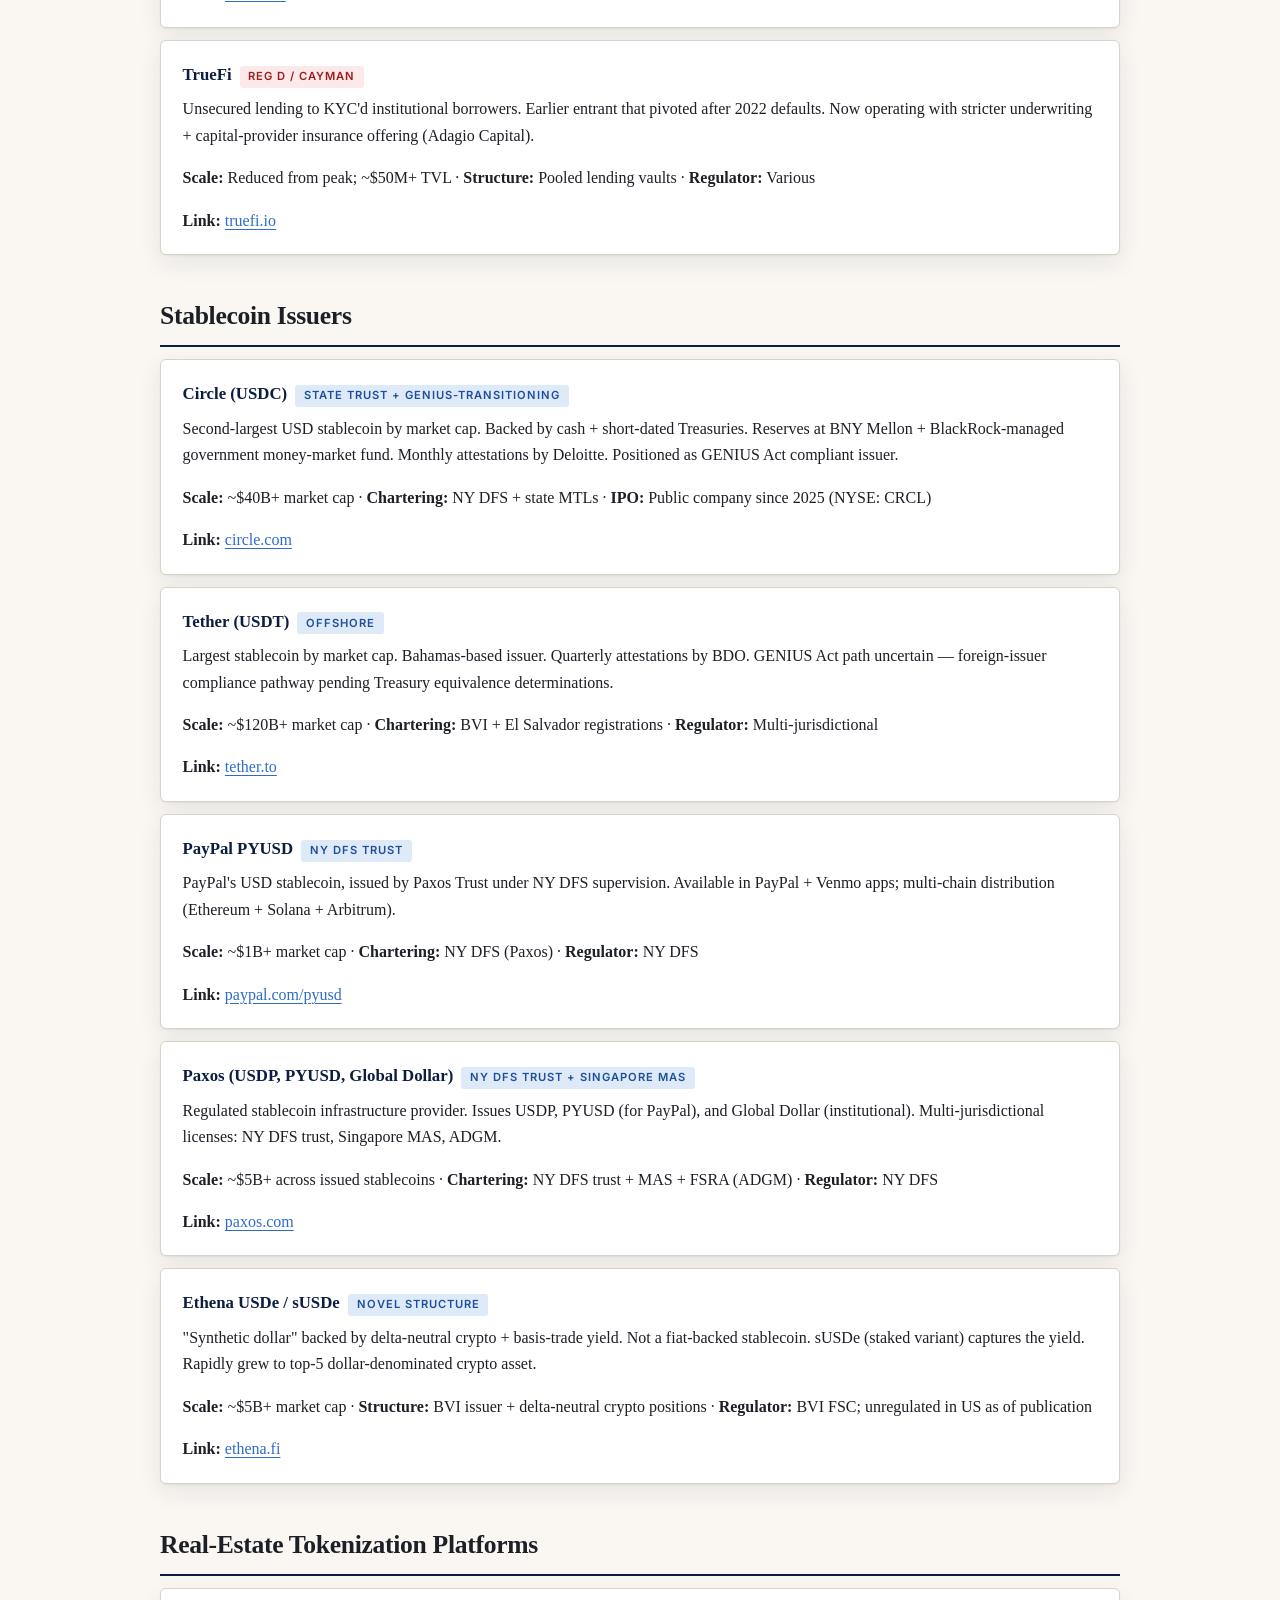
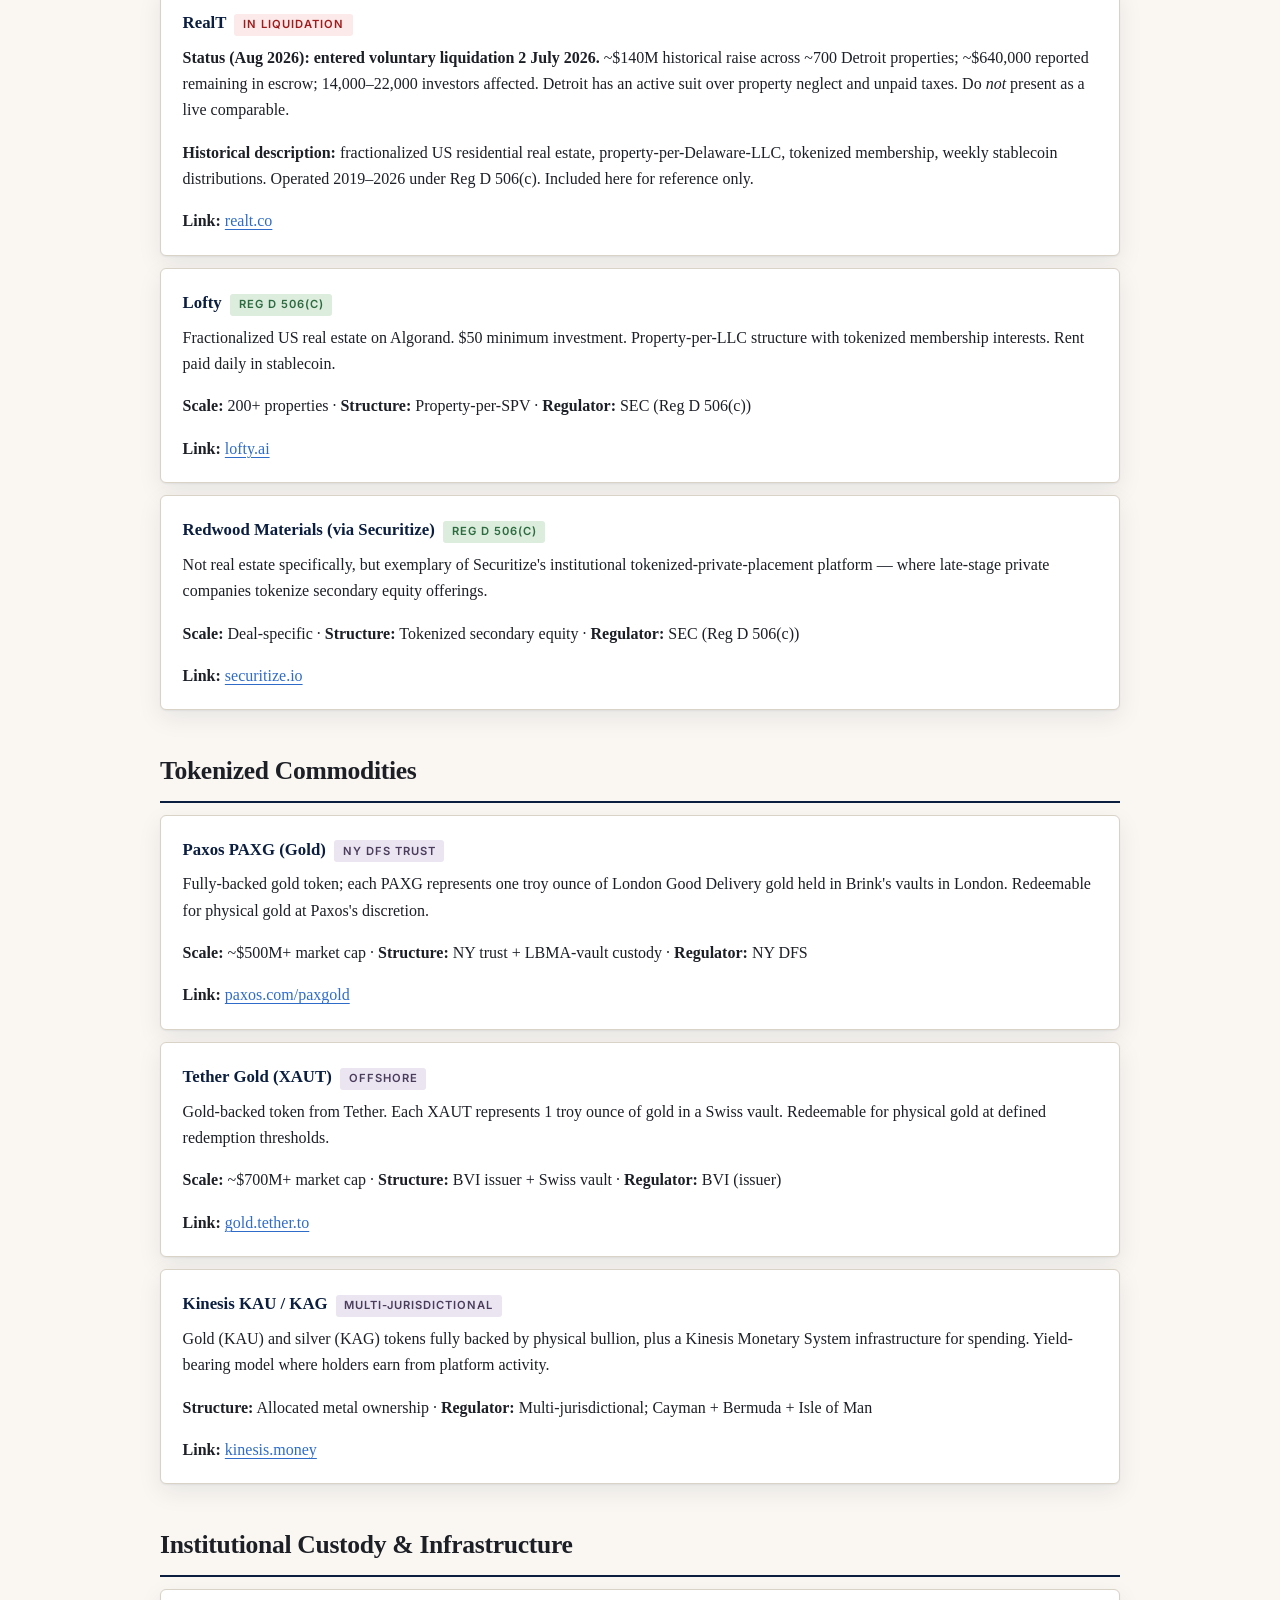
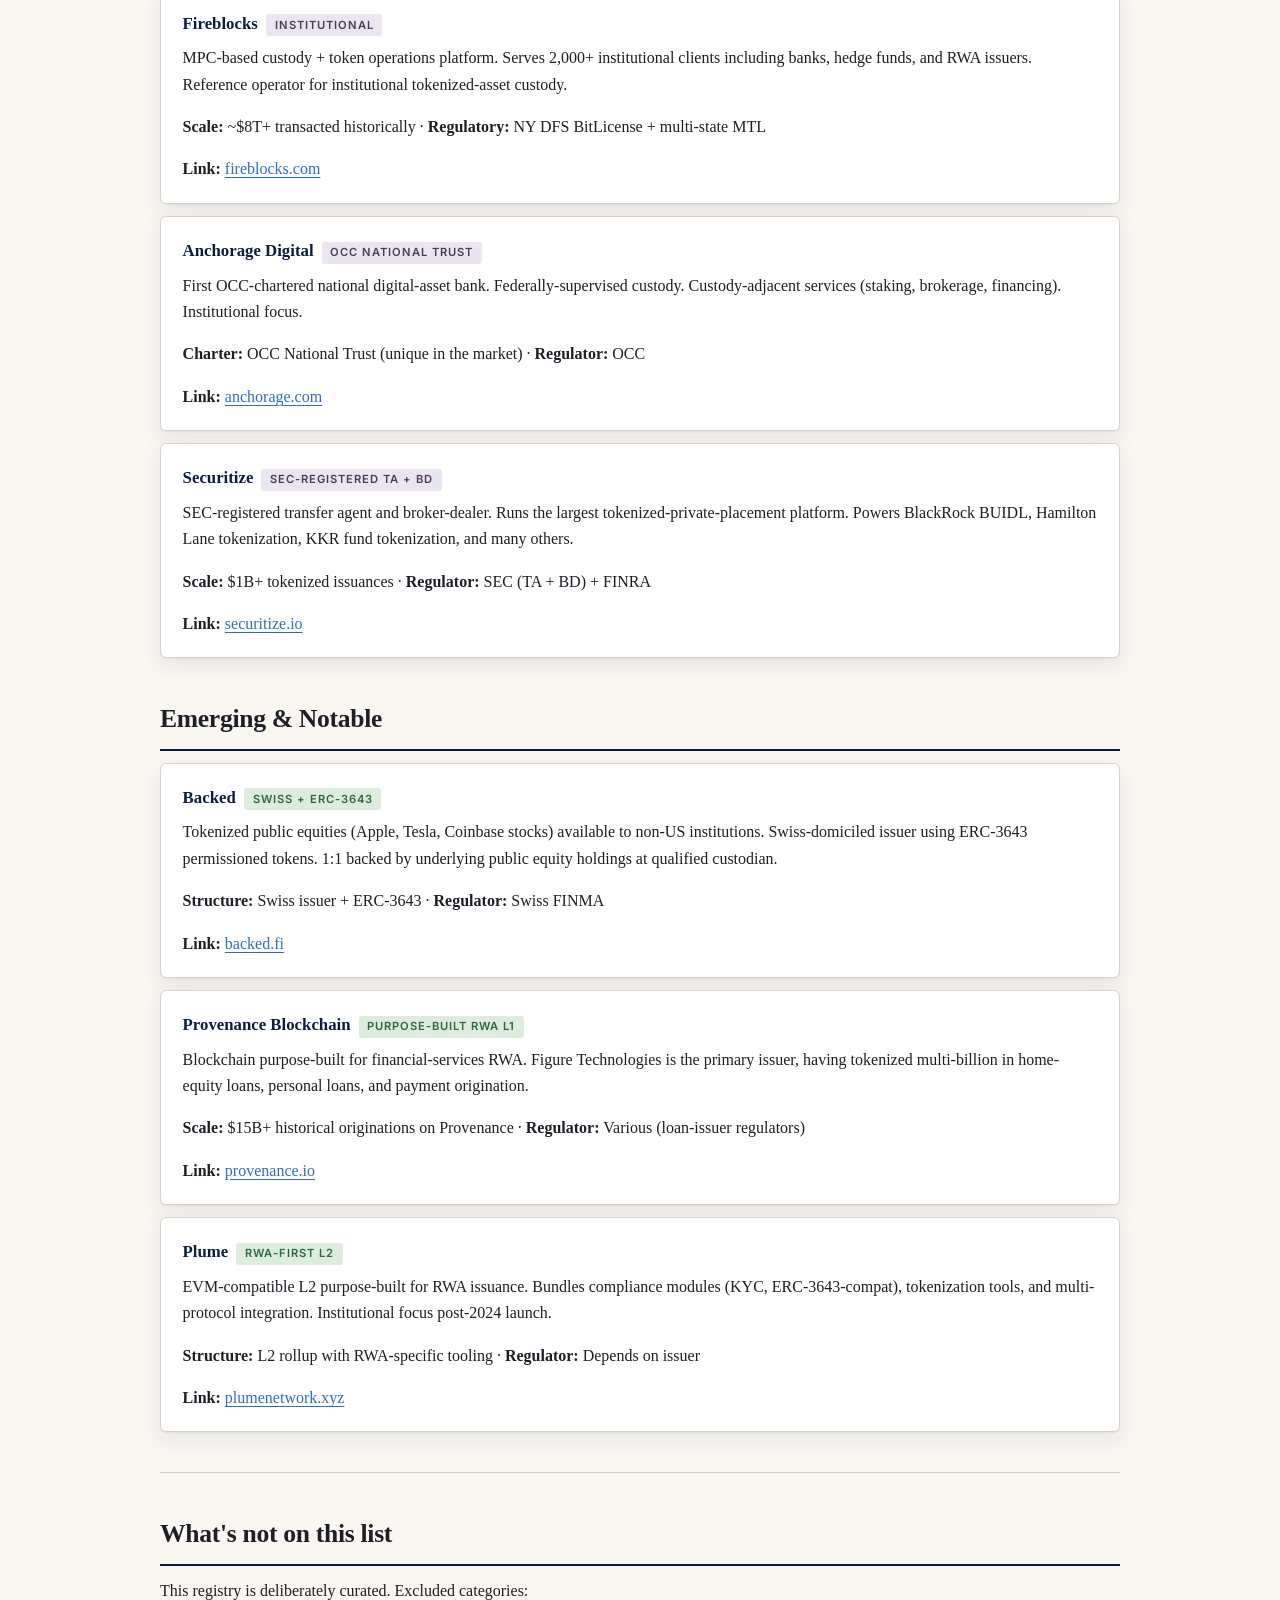
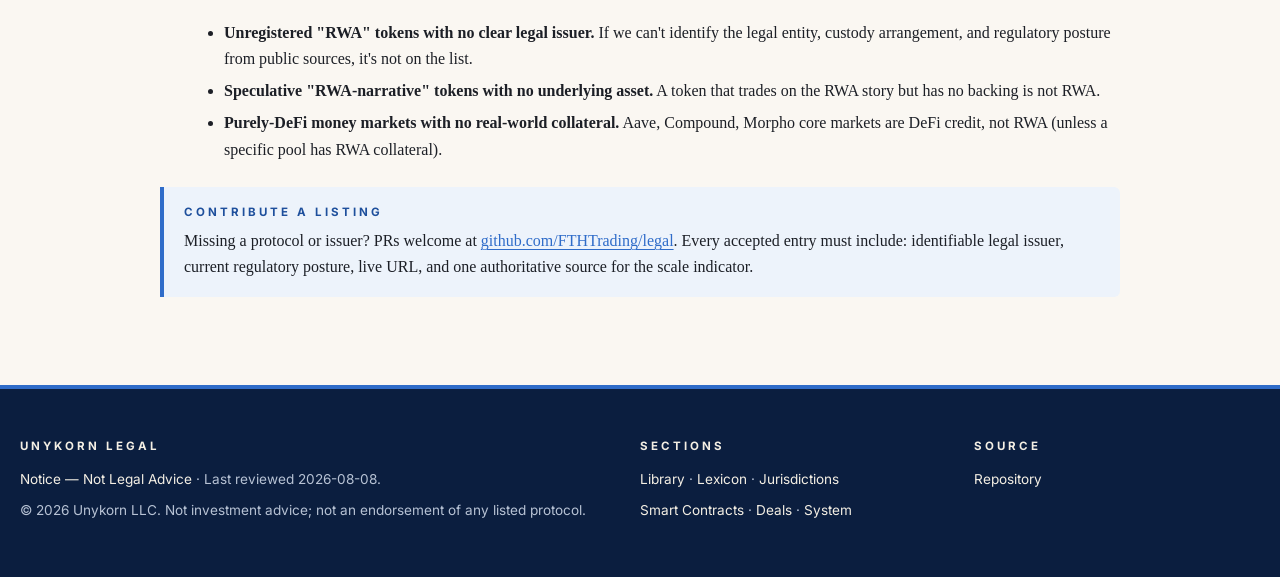
<file: deals/index.html>
<!DOCTYPE html>
<html lang="en">
<head>
<meta charset="UTF-8" />
<meta name="viewport" content="width=device-width, initial-scale=1.0" />
<title>Active Deals &amp; Protocols &mdash; Unykorn Legal</title>
<meta name="description" content="Public registry of live RWA protocols and tokenized-issuance vehicles. Every entry: what it does, regulatory posture, scale indicator, live URL." />
<link href="https://fonts.googleapis.com/css2?family=Inter:wght@400;500;600;700&display=swap" rel="stylesheet" />
<link rel="stylesheet" href="../_ds/tokens.css" />
<link rel="stylesheet" href="../_ds/layout.css" />
<link rel="stylesheet" href="../_ds/components.css" />
<link rel="stylesheet" href="../_ds/subpage.css" />
<link rel="stylesheet" href="../_ds/print.css" media="print" />
</head>
<body>

<header class="topbar">
  <div class="topbar-inner">
    <a href="/" class="topbar-brand">Unykorn&nbsp;<span class="mark">Legal</span></a>
    <nav class="topbar-nav"><a href="/library/">Library</a><a href="/lexicon/">Lexicon</a><a href="/jurisdictions/">Jurisdictions</a><a href="/smart-contracts/">Smart Contracts</a><a href="/deals/">Deals</a><a href="/system/">System</a></nav>
  </div>
</header>

<nav class="crumbs"><a href="/">Home</a><span class="sep">/</span><span class="current">Active Deals</span></nav>

<section class="subhero">
  <div class="subhero-inner">
    <div class="eyebrow">Section 05 &middot; Active Registry</div>
    <h1>Live RWA protocols &amp; tokenized issuers.</h1>
    <p class="lede">Public registry of RWA protocols and tokenized-issuance vehicles currently in production. Every entry: what it does, regulatory posture, scale indicator, primary link. Not investment advice; not an endorsement.</p>
  </div>
</section>

<main class="content-wide">

<div class="callout">
  <span class="cta-label">Scale indicators are best-effort snapshots</span>
  <p>TVL / AUM figures below are reported values as of publication. They move constantly. Always verify against the protocol's own dashboard or SEC filings before relying on any number for decision-making.</p>
</div>

<h2>Tokenized US Treasuries &amp; Money-Market Funds</h2>

<div class="card">
  <h3>BlackRock BUIDL <span class="badge b-cat-corpus">Reg D 506(c) + 3(c)(7)</span></h3>
  <p>BlackRock USD Institutional Digital Liquidity Fund. Tokenized fund with Securitize as transfer agent. Multi-chain (Ethereum + Aptos + Arbitrum + Avalanche + Optimism + Polygon). Ondo, Superstate, and others integrate BUIDL as reserve asset.</p>
  <p><strong>Scale:</strong> ~$2.7B AUM (as of Aug 2026) &middot; <strong>Structure:</strong> BVI-domiciled entity, exempt from the 1940 Act, offered under Reg D 506(c) with 3(c)(7) exclusion &middot; <strong>Regulator:</strong> SEC (Reg D); BVI FSC (entity)</p>
  <p><strong>Note:</strong> BUIDL is <em>not</em> a registered 1940 Act investment company. Do not cite it as precedent for a registered-fund path.</p>
  <p><strong>Link:</strong> <a href="https://securitize.io/institutional/blackrock">securitize.io/institutional/blackrock</a></p>
</div>

<div class="card">
  <h3>Franklin OnChain U.S. Government Money Fund (BENJI) <span class="badge b-cat-corpus">SEC 1940 Act</span></h3>
  <p>First SEC-registered money market fund with a public blockchain (Stellar + Polygon) as the official share ledger. Franklin Templeton is the fund manager. Tokenized shares carry equivalent legal rights to traditional shares.</p>
  <p><strong>Scale:</strong> ~$400M+ AUM &middot; <strong>Structure:</strong> Registered 1940-Act fund &middot; <strong>Regulator:</strong> SEC</p>
  <p><strong>Link:</strong> <a href="https://www.franklintempleton.com/">franklintempleton.com</a></p>
</div>

<div class="card">
  <h3>Ondo OUSG &amp; USDY <span class="badge b-cat-corpus">Reg D + Reg S</span></h3>
  <p>OUSG: tokenized short-duration US Treasuries for accredited/institutional. USDY: tokenized US Treasury exposure for non-US persons under Reg S. Multi-chain distribution.</p>
  <p><strong>Scale:</strong> ~$1B+ combined TVL &middot; <strong>Structure:</strong> Regulated feeder to BlackRock BUIDL and comparable underlying &middot; <strong>Regulator:</strong> SEC (Reg D); offshore Reg S</p>
  <p><strong>Link:</strong> <a href="https://ondo.finance/">ondo.finance</a></p>
</div>

<div class="card">
  <h3>Superstate USTB &amp; USCC <span class="badge b-cat-corpus">Reg D / Accredited + QP</span></h3>
  <p>USTB: short-duration US Treasury fund with on-chain share registry (recently branded Invesco Short Duration US Government Securities Fund). USCC: tokenized short-duration credit strategy. Founded by Robert Leshner (Compound founder).</p>
  <p><strong>Scale:</strong> ~$767M combined AUM (as of Aug 2026) &middot; <strong>Structure:</strong> Delaware Statutory Trust; Accredited + Qualified Purchaser only &middot; <strong>Regulator:</strong> SEC (Reg D)</p>
  <p><strong>Note:</strong> USTB is <em>not</em> registered under the Investment Company Act. Per Superstate's own materials: "The Fund is not registered as an investment company." Do not cite as a registered-fund analog.</p>
  <p><strong>Link:</strong> <a href="https://superstate.com/">superstate.com</a></p>
</div>

<div class="card">
  <h3>Hashnote USYC <span class="badge b-cat-corpus">CFTC-registered</span></h3>
  <p>Tokenized short-duration credit / T-bill exposure. Structured through a Cayman feeder and US-domiciled master fund. Hashnote acquired by Circle in early 2025.</p>
  <p><strong>Scale:</strong> Growing quickly post-Circle acquisition &middot; <strong>Structure:</strong> Fund-of-funds with tokenized share class &middot; <strong>Regulator:</strong> CFTC / Cayman CIMA</p>
  <p><strong>Link:</strong> <a href="https://www.hashnote.com/">hashnote.com</a></p>
</div>

<h2>On-Chain Credit Protocols</h2>

<div class="card">
  <h3>Goldfinch <span class="badge b-critical">In restructuring</span></h3>
  <p><strong>Status (Aug 2026): governance proposal GIP-87 passed 23 June 2026.</strong> Goldfinch Prime is shutting down; the legacy protocol has entered maintenance mode; development stopped; a trust under a Chief Restructuring Officer handles legacy pool recoveries. Do <em>not</em> rely on historical yield figures for structuring or precedent purposes.</p>
  <p><strong>Historical description:</strong> uncollateralized loans to emerging-market credit borrowers via senior/junior tranche structure with delegated underwriting. ~$100M+ historical originations. Included here for reference only.</p>
  <p><strong>Link:</strong> <a href="https://goldfinch.finance/">goldfinch.finance</a></p>
</div>

<div class="card">
  <h3>Centrifuge <span class="badge b-cat-dd">Multi-jurisdictional</span></h3>
  <p>Asset-backed credit tokenization. Real-world receivables (invoices, mortgages, trade finance) tokenized into pools. V3 launched 2024 with permissionless-market-creation focus. Aave RWA integration since 2022.</p>
  <p><strong>Scale:</strong> ~$500M+ historical TVL &middot; <strong>Structure:</strong> Multi-jurisdictional SPV pools &middot; <strong>Regulator:</strong> Varies by pool sponsor</p>
  <p><strong>Link:</strong> <a href="https://centrifuge.io/">centrifuge.io</a></p>
</div>

<div class="card">
  <h3>Maple Finance <span class="badge b-cat-dd">Reg D + Cayman</span></h3>
  <p>Institutional undercollateralized lending. Pool delegates underwrite borrowers (crypto market makers, prime brokers). Post-2022 defaults, pivoted to stricter underwriting and diversified strategies including Maple Direct (RWA-collateralized).</p>
  <p><strong>Scale:</strong> ~$400M+ TVL &middot; <strong>Structure:</strong> Pool per delegate &middot; <strong>Regulator:</strong> Delegate-specific</p>
  <p><strong>Link:</strong> <a href="https://maple.finance/">maple.finance</a></p>
</div>

<div class="card">
  <h3>Clearpool <span class="badge b-cat-dd">Cayman + Delaware</span></h3>
  <p>Single-borrower unsecured pools with dynamic interest rates based on utilization. Institutional borrowers KYC'd. Portal for regulated deployment; permissionless pools also exist.</p>
  <p><strong>Scale:</strong> ~$100M+ TVL &middot; <strong>Structure:</strong> Per-borrower pools &middot; <strong>Regulator:</strong> Cayman + underlying jurisdictions</p>
  <p><strong>Link:</strong> <a href="https://clearpool.finance/">clearpool.finance</a></p>
</div>

<div class="card">
  <h3>Aave Horizon <span class="badge b-cat-dd">Institutional</span></h3>
  <p>Aave's institutional RWA lending pool. Permissioned participation (KYC'd institutions only). Focus on tokenized T-bills and money-market fund shares as primary collateral. Aave DAO-governed but operationally institutional.</p>
  <p><strong>Scale:</strong> Newer product; TVL scaling &middot; <strong>Structure:</strong> Isolated permissioned pool &middot; <strong>Regulator:</strong> Depends on participant</p>
  <p><strong>Link:</strong> <a href="https://aave.com/">aave.com</a></p>
</div>

<div class="card">
  <h3>TrueFi <span class="badge b-cat-dd">Reg D / Cayman</span></h3>
  <p>Unsecured lending to KYC'd institutional borrowers. Earlier entrant that pivoted after 2022 defaults. Now operating with stricter underwriting + capital-provider insurance offering (Adagio Capital).</p>
  <p><strong>Scale:</strong> Reduced from peak; ~$50M+ TVL &middot; <strong>Structure:</strong> Pooled lending vaults &middot; <strong>Regulator:</strong> Various</p>
  <p><strong>Link:</strong> <a href="https://truefi.io/">truefi.io</a></p>
</div>

<h2>Stablecoin Issuers</h2>

<div class="card">
  <h3>Circle (USDC) <span class="badge b-cat-corpus">State trust + GENIUS-transitioning</span></h3>
  <p>Second-largest USD stablecoin by market cap. Backed by cash + short-dated Treasuries. Reserves at BNY Mellon + BlackRock-managed government money-market fund. Monthly attestations by Deloitte. Positioned as GENIUS Act compliant issuer.</p>
  <p><strong>Scale:</strong> ~$40B+ market cap &middot; <strong>Chartering:</strong> NY DFS + state MTLs &middot; <strong>IPO:</strong> Public company since 2025 (NYSE: CRCL)</p>
  <p><strong>Link:</strong> <a href="https://www.circle.com/">circle.com</a></p>
</div>

<div class="card">
  <h3>Tether (USDT) <span class="badge b-cat-corpus">Offshore</span></h3>
  <p>Largest stablecoin by market cap. Bahamas-based issuer. Quarterly attestations by BDO. GENIUS Act path uncertain &mdash; foreign-issuer compliance pathway pending Treasury equivalence determinations.</p>
  <p><strong>Scale:</strong> ~$120B+ market cap &middot; <strong>Chartering:</strong> BVI + El Salvador registrations &middot; <strong>Regulator:</strong> Multi-jurisdictional</p>
  <p><strong>Link:</strong> <a href="https://tether.to/">tether.to</a></p>
</div>

<div class="card">
  <h3>PayPal PYUSD <span class="badge b-cat-corpus">NY DFS Trust</span></h3>
  <p>PayPal's USD stablecoin, issued by Paxos Trust under NY DFS supervision. Available in PayPal + Venmo apps; multi-chain distribution (Ethereum + Solana + Arbitrum).</p>
  <p><strong>Scale:</strong> ~$1B+ market cap &middot; <strong>Chartering:</strong> NY DFS (Paxos) &middot; <strong>Regulator:</strong> NY DFS</p>
  <p><strong>Link:</strong> <a href="https://www.paypal.com/pyusd">paypal.com/pyusd</a></p>
</div>

<div class="card">
  <h3>Paxos (USDP, PYUSD, Global Dollar) <span class="badge b-cat-corpus">NY DFS Trust + Singapore MAS</span></h3>
  <p>Regulated stablecoin infrastructure provider. Issues USDP, PYUSD (for PayPal), and Global Dollar (institutional). Multi-jurisdictional licenses: NY DFS trust, Singapore MAS, ADGM.</p>
  <p><strong>Scale:</strong> ~$5B+ across issued stablecoins &middot; <strong>Chartering:</strong> NY DFS trust + MAS + FSRA (ADGM) &middot; <strong>Regulator:</strong> NY DFS</p>
  <p><strong>Link:</strong> <a href="https://paxos.com/">paxos.com</a></p>
</div>

<div class="card">
  <h3>Ethena USDe / sUSDe <span class="badge b-cat-corpus">Novel structure</span></h3>
  <p>"Synthetic dollar" backed by delta-neutral crypto + basis-trade yield. Not a fiat-backed stablecoin. sUSDe (staked variant) captures the yield. Rapidly grew to top-5 dollar-denominated crypto asset.</p>
  <p><strong>Scale:</strong> ~$5B+ market cap &middot; <strong>Structure:</strong> BVI issuer + delta-neutral crypto positions &middot; <strong>Regulator:</strong> BVI FSC; unregulated in US as of publication</p>
  <p><strong>Link:</strong> <a href="https://www.ethena.fi/">ethena.fi</a></p>
</div>

<h2>Real-Estate Tokenization Platforms</h2>

<div class="card">
  <h3>RealT <span class="badge b-critical">In liquidation</span></h3>
  <p><strong>Status (Aug 2026): entered voluntary liquidation 2 July 2026.</strong> ~$140M historical raise across ~700 Detroit properties; ~$640,000 reported remaining in escrow; 14,000&ndash;22,000 investors affected. Detroit has an active suit over property neglect and unpaid taxes. Do <em>not</em> present as a live comparable.</p>
  <p><strong>Historical description:</strong> fractionalized US residential real estate, property-per-Delaware-LLC, tokenized membership, weekly stablecoin distributions. Operated 2019&ndash;2026 under Reg D 506(c). Included here for reference only.</p>
  <p><strong>Link:</strong> <a href="https://realt.co/">realt.co</a></p>
</div>

<div class="card">
  <h3>Lofty <span class="badge b-cat-templates">Reg D 506(c)</span></h3>
  <p>Fractionalized US real estate on Algorand. $50 minimum investment. Property-per-LLC structure with tokenized membership interests. Rent paid daily in stablecoin.</p>
  <p><strong>Scale:</strong> 200+ properties &middot; <strong>Structure:</strong> Property-per-SPV &middot; <strong>Regulator:</strong> SEC (Reg D 506(c))</p>
  <p><strong>Link:</strong> <a href="https://www.lofty.ai/">lofty.ai</a></p>
</div>

<div class="card">
  <h3>Redwood Materials (via Securitize) <span class="badge b-cat-templates">Reg D 506(c)</span></h3>
  <p>Not real estate specifically, but exemplary of Securitize's institutional tokenized-private-placement platform &mdash; where late-stage private companies tokenize secondary equity offerings.</p>
  <p><strong>Scale:</strong> Deal-specific &middot; <strong>Structure:</strong> Tokenized secondary equity &middot; <strong>Regulator:</strong> SEC (Reg D 506(c))</p>
  <p><strong>Link:</strong> <a href="https://securitize.io/">securitize.io</a></p>
</div>

<h2>Tokenized Commodities</h2>

<div class="card">
  <h3>Paxos PAXG (Gold) <span class="badge b-cat-workflow">NY DFS Trust</span></h3>
  <p>Fully-backed gold token; each PAXG represents one troy ounce of London Good Delivery gold held in Brink's vaults in London. Redeemable for physical gold at Paxos's discretion.</p>
  <p><strong>Scale:</strong> ~$500M+ market cap &middot; <strong>Structure:</strong> NY trust + LBMA-vault custody &middot; <strong>Regulator:</strong> NY DFS</p>
  <p><strong>Link:</strong> <a href="https://paxos.com/paxgold/">paxos.com/paxgold</a></p>
</div>

<div class="card">
  <h3>Tether Gold (XAUT) <span class="badge b-cat-workflow">Offshore</span></h3>
  <p>Gold-backed token from Tether. Each XAUT represents 1 troy ounce of gold in a Swiss vault. Redeemable for physical gold at defined redemption thresholds.</p>
  <p><strong>Scale:</strong> ~$700M+ market cap &middot; <strong>Structure:</strong> BVI issuer + Swiss vault &middot; <strong>Regulator:</strong> BVI (issuer)</p>
  <p><strong>Link:</strong> <a href="https://gold.tether.to/">gold.tether.to</a></p>
</div>

<div class="card">
  <h3>Kinesis KAU / KAG <span class="badge b-cat-workflow">Multi-jurisdictional</span></h3>
  <p>Gold (KAU) and silver (KAG) tokens fully backed by physical bullion, plus a Kinesis Monetary System infrastructure for spending. Yield-bearing model where holders earn from platform activity.</p>
  <p><strong>Structure:</strong> Allocated metal ownership &middot; <strong>Regulator:</strong> Multi-jurisdictional; Cayman + Bermuda + Isle of Man</p>
  <p><strong>Link:</strong> <a href="https://kinesis.money/">kinesis.money</a></p>
</div>

<h2>Institutional Custody &amp; Infrastructure</h2>

<div class="card">
  <h3>Fireblocks <span class="badge b-cat-workflow">Institutional</span></h3>
  <p>MPC-based custody + token operations platform. Serves 2,000+ institutional clients including banks, hedge funds, and RWA issuers. Reference operator for institutional tokenized-asset custody.</p>
  <p><strong>Scale:</strong> ~$8T+ transacted historically &middot; <strong>Regulatory:</strong> NY DFS BitLicense + multi-state MTL</p>
  <p><strong>Link:</strong> <a href="https://www.fireblocks.com/">fireblocks.com</a></p>
</div>

<div class="card">
  <h3>Anchorage Digital <span class="badge b-cat-workflow">OCC National Trust</span></h3>
  <p>First OCC-chartered national digital-asset bank. Federally-supervised custody. Custody-adjacent services (staking, brokerage, financing). Institutional focus.</p>
  <p><strong>Charter:</strong> OCC National Trust (unique in the market) &middot; <strong>Regulator:</strong> OCC</p>
  <p><strong>Link:</strong> <a href="https://www.anchorage.com/">anchorage.com</a></p>
</div>

<div class="card">
  <h3>Securitize <span class="badge b-cat-workflow">SEC-registered TA + BD</span></h3>
  <p>SEC-registered transfer agent and broker-dealer. Runs the largest tokenized-private-placement platform. Powers BlackRock BUIDL, Hamilton Lane tokenization, KKR fund tokenization, and many others.</p>
  <p><strong>Scale:</strong> $1B+ tokenized issuances &middot; <strong>Regulator:</strong> SEC (TA + BD) + FINRA</p>
  <p><strong>Link:</strong> <a href="https://securitize.io/">securitize.io</a></p>
</div>

<h2>Emerging &amp; Notable</h2>

<div class="card">
  <h3>Backed <span class="badge b-cat-templates">Swiss + ERC-3643</span></h3>
  <p>Tokenized public equities (Apple, Tesla, Coinbase stocks) available to non-US institutions. Swiss-domiciled issuer using ERC-3643 permissioned tokens. 1:1 backed by underlying public equity holdings at qualified custodian.</p>
  <p><strong>Structure:</strong> Swiss issuer + ERC-3643 &middot; <strong>Regulator:</strong> Swiss FINMA</p>
  <p><strong>Link:</strong> <a href="https://backed.fi/">backed.fi</a></p>
</div>

<div class="card">
  <h3>Provenance Blockchain <span class="badge b-cat-templates">Purpose-built RWA L1</span></h3>
  <p>Blockchain purpose-built for financial-services RWA. Figure Technologies is the primary issuer, having tokenized multi-billion in home-equity loans, personal loans, and payment origination.</p>
  <p><strong>Scale:</strong> $15B+ historical originations on Provenance &middot; <strong>Regulator:</strong> Various (loan-issuer regulators)</p>
  <p><strong>Link:</strong> <a href="https://provenance.io/">provenance.io</a></p>
</div>

<div class="card">
  <h3>Plume <span class="badge b-cat-templates">RWA-first L2</span></h3>
  <p>EVM-compatible L2 purpose-built for RWA issuance. Bundles compliance modules (KYC, ERC-3643-compat), tokenization tools, and multi-protocol integration. Institutional focus post-2024 launch.</p>
  <p><strong>Structure:</strong> L2 rollup with RWA-specific tooling &middot; <strong>Regulator:</strong> Depends on issuer</p>
  <p><strong>Link:</strong> <a href="https://plumenetwork.xyz/">plumenetwork.xyz</a></p>
</div>

<hr class="divider" />

<h2>What's not on this list</h2>
<p>This registry is deliberately curated. Excluded categories:</p>
<ul>
  <li><strong>Unregistered "RWA" tokens with no clear legal issuer.</strong> If we can't identify the legal entity, custody arrangement, and regulatory posture from public sources, it's not on the list.</li>
  <li><strong>Speculative "RWA-narrative" tokens with no underlying asset.</strong> A token that trades on the RWA story but has no backing is not RWA.</li>
  <li><strong>Purely-DeFi money markets with no real-world collateral.</strong> Aave, Compound, Morpho core markets are DeFi credit, not RWA (unless a specific pool has RWA collateral).</li>
</ul>

<div class="callout">
  <span class="cta-label">Contribute a listing</span>
  <p>Missing a protocol or issuer? PRs welcome at <a href="https://github.com/FTHTrading/legal">github.com/FTHTrading/legal</a>. Every accepted entry must include: identifiable legal issuer, current regulatory posture, live URL, and one authoritative source for the scale indicator.</p>
</div>

</main>

<footer class="footer">
  <div class="footer-inner">
    <div><h4>Unykorn Legal</h4><p><p><a href="/notice/">Notice &mdash; Not Legal Advice</a> &middot; Last reviewed 2026-08-08.</p>
      <p style="margin-top: 0.5rem;">&copy; 2026 Unykorn LLC. Not investment advice; not an endorsement of any listed protocol.</p></div>
    <div><h4>Sections</h4><p><a href="/library/">Library</a> &middot; <a href="/lexicon/">Lexicon</a> &middot; <a href="/jurisdictions/">Jurisdictions</a></p><p><a href="/smart-contracts/">Smart Contracts</a> &middot; <a href="/deals/">Deals</a> &middot; <a href="/system/">System</a></p></div>
    <div><h4>Source</h4><p><a href="https://github.com/FTHTrading/legal">Repository</a></p></div>
  </div>
</footer>

</body>
</html>
</file>
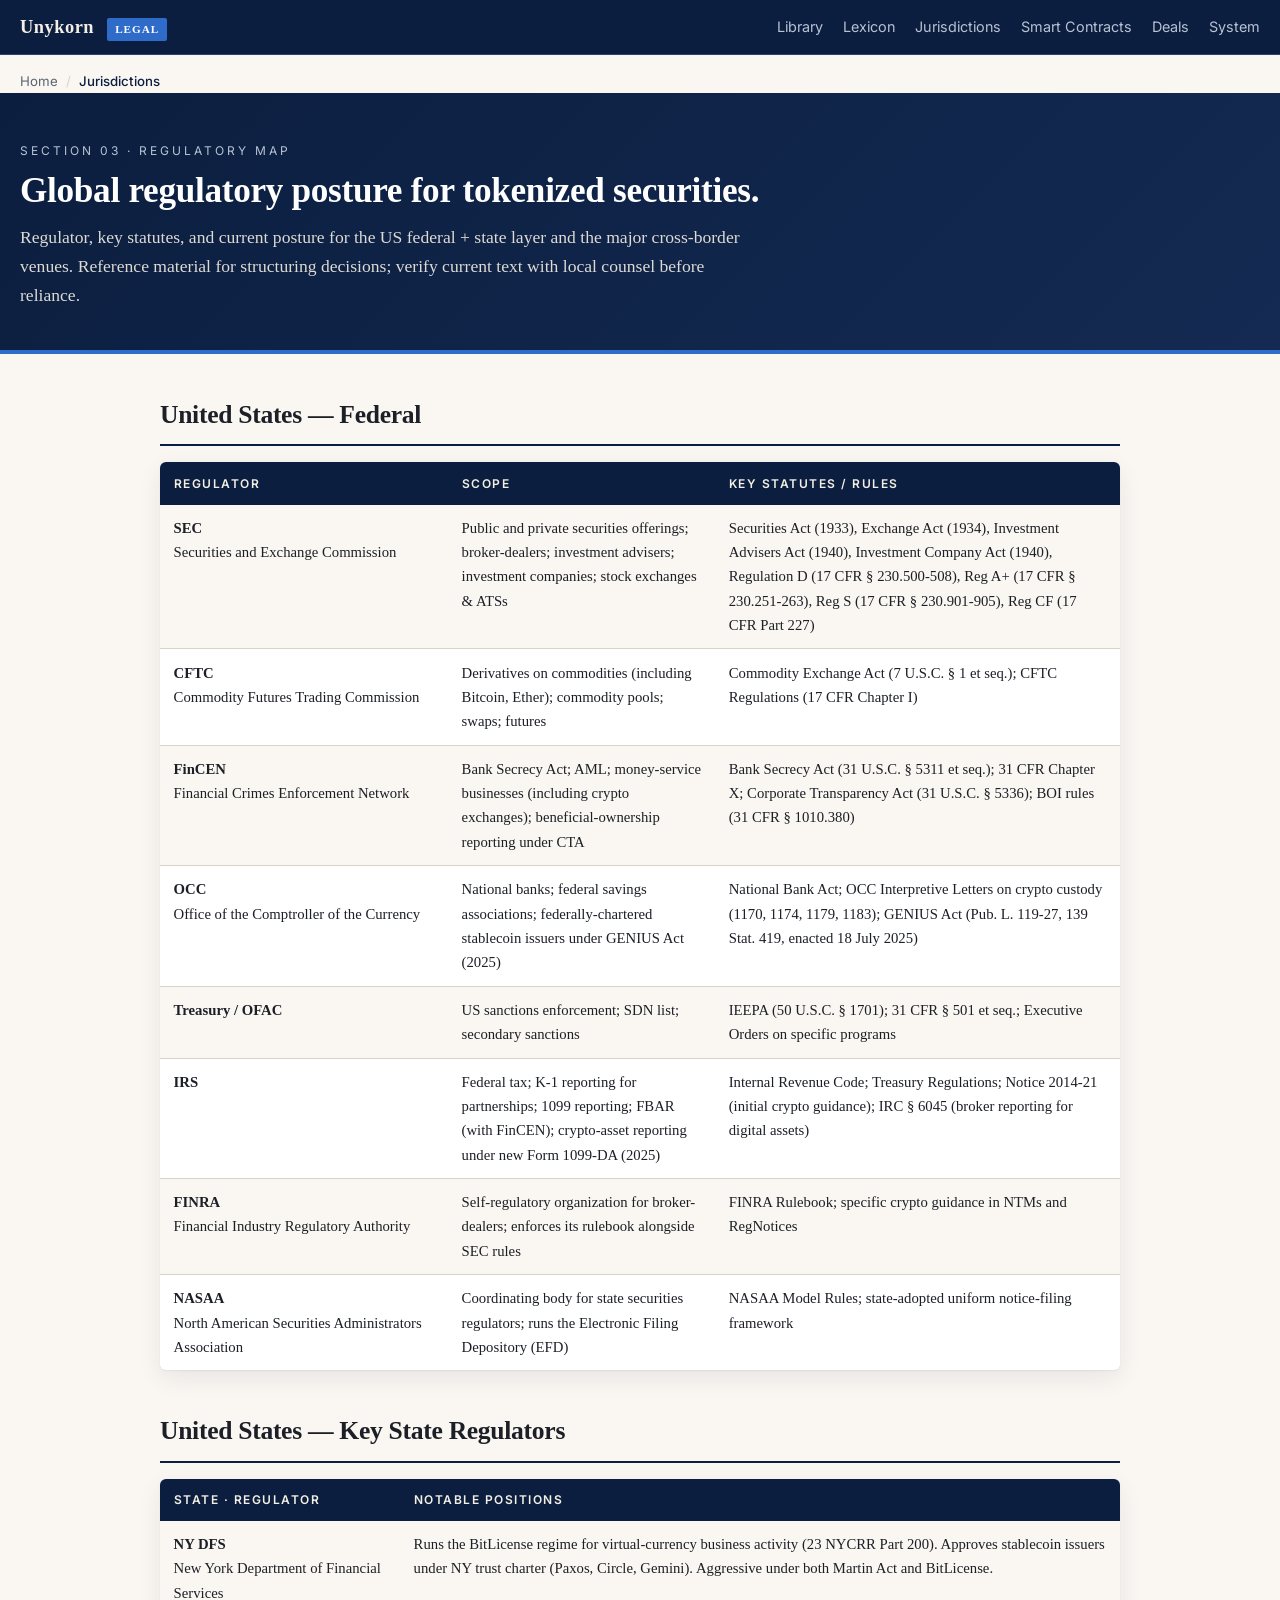
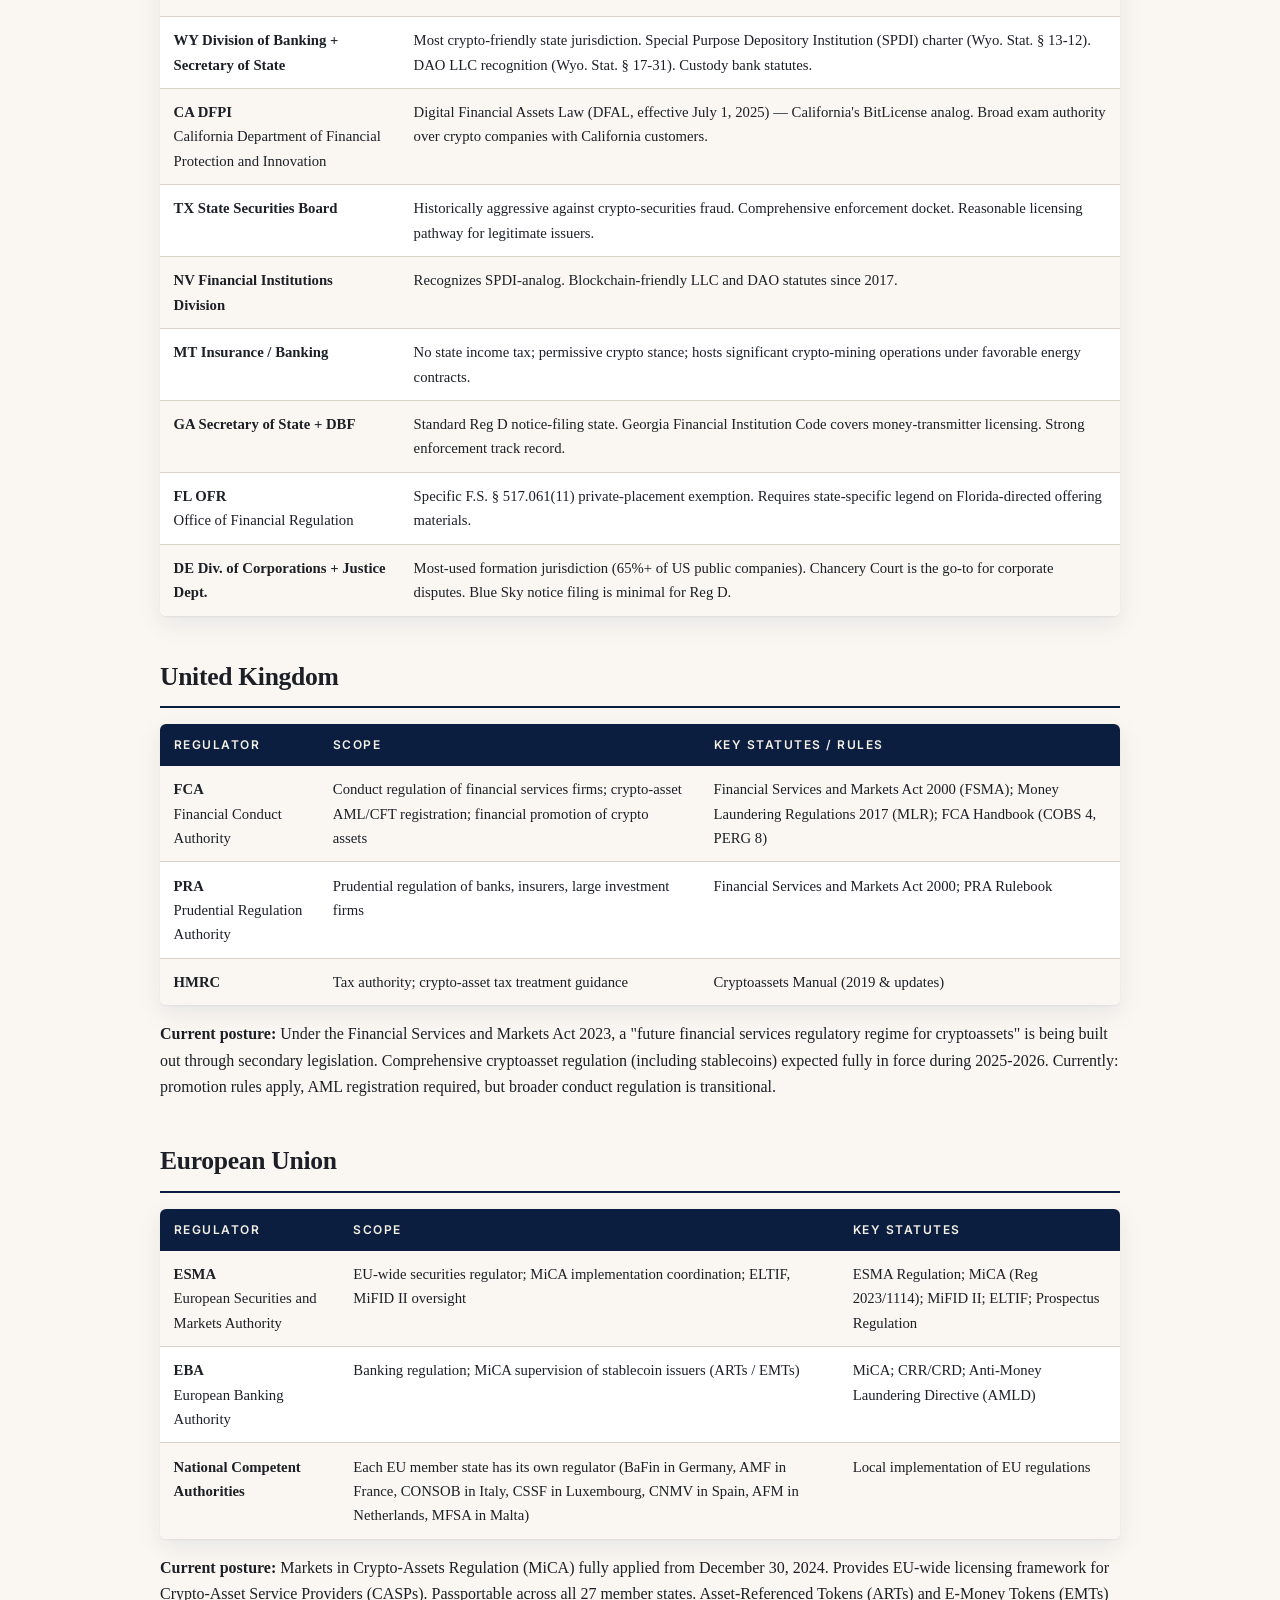
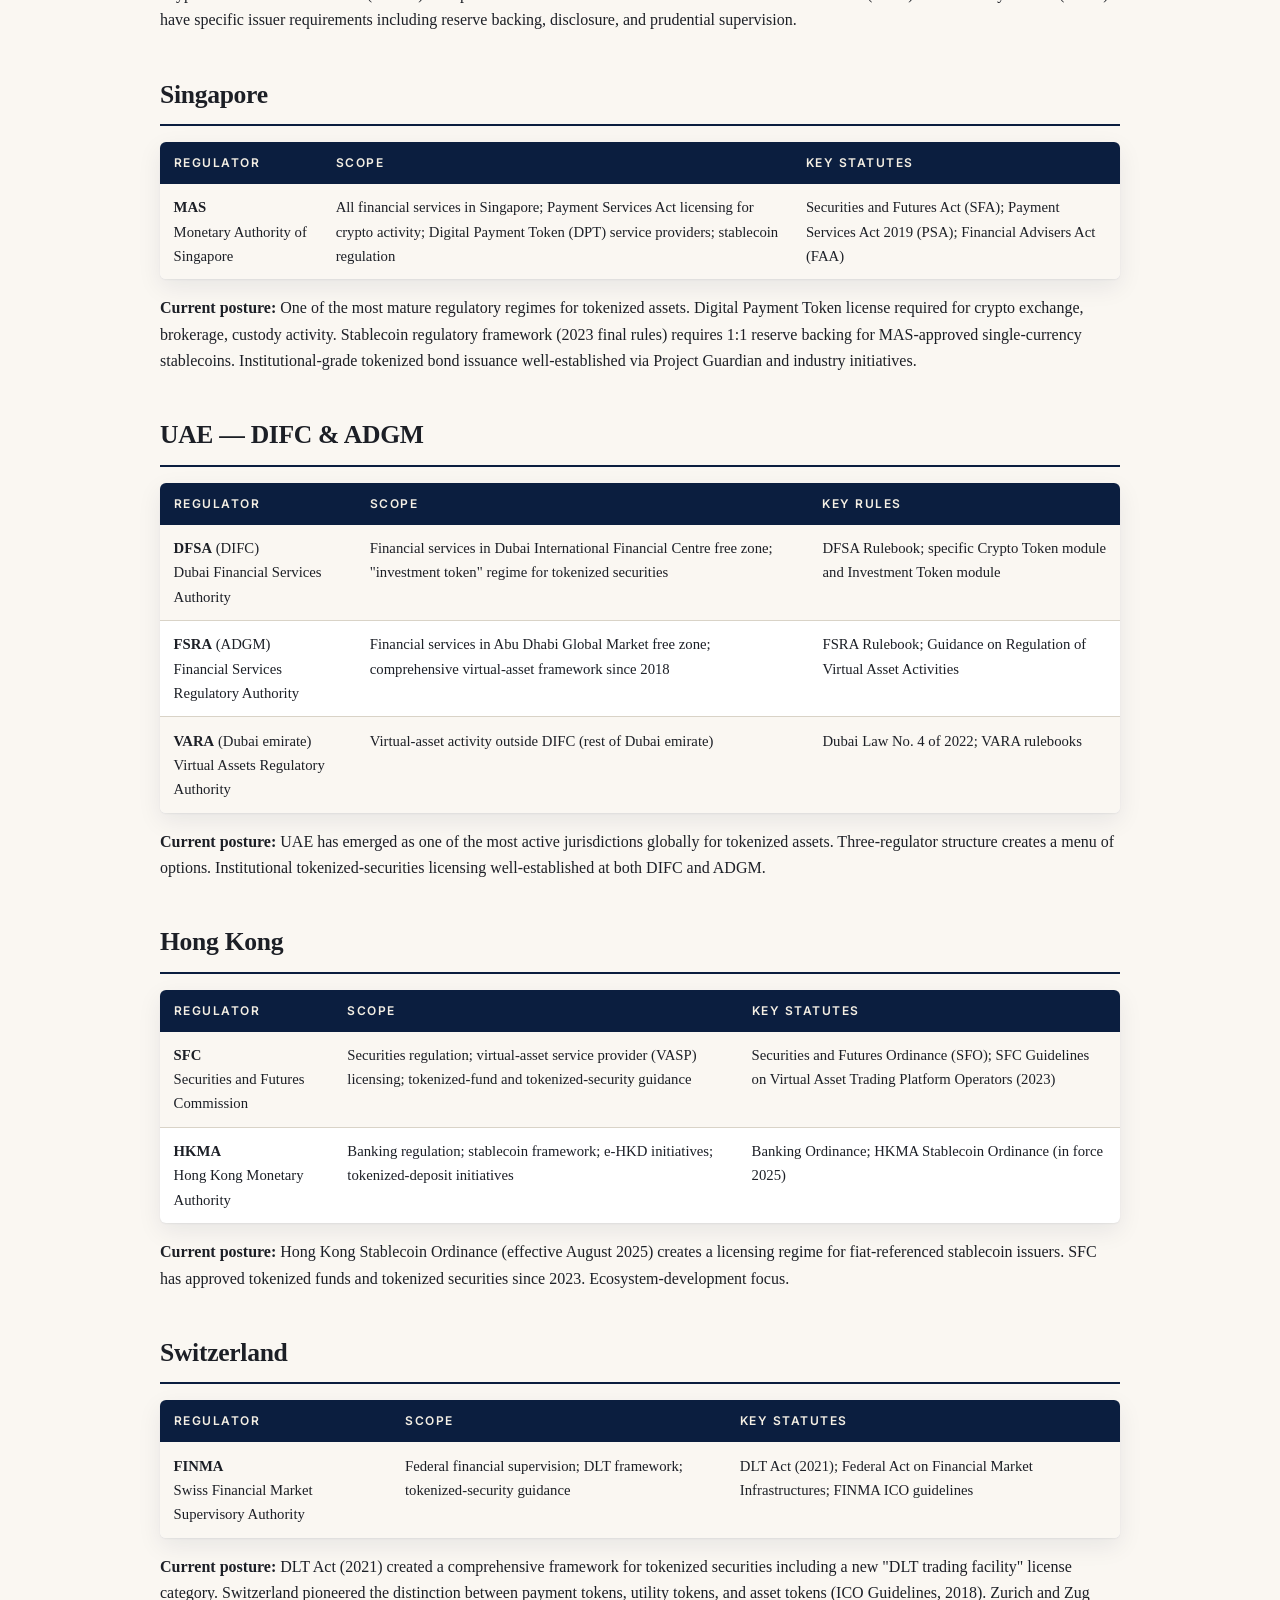
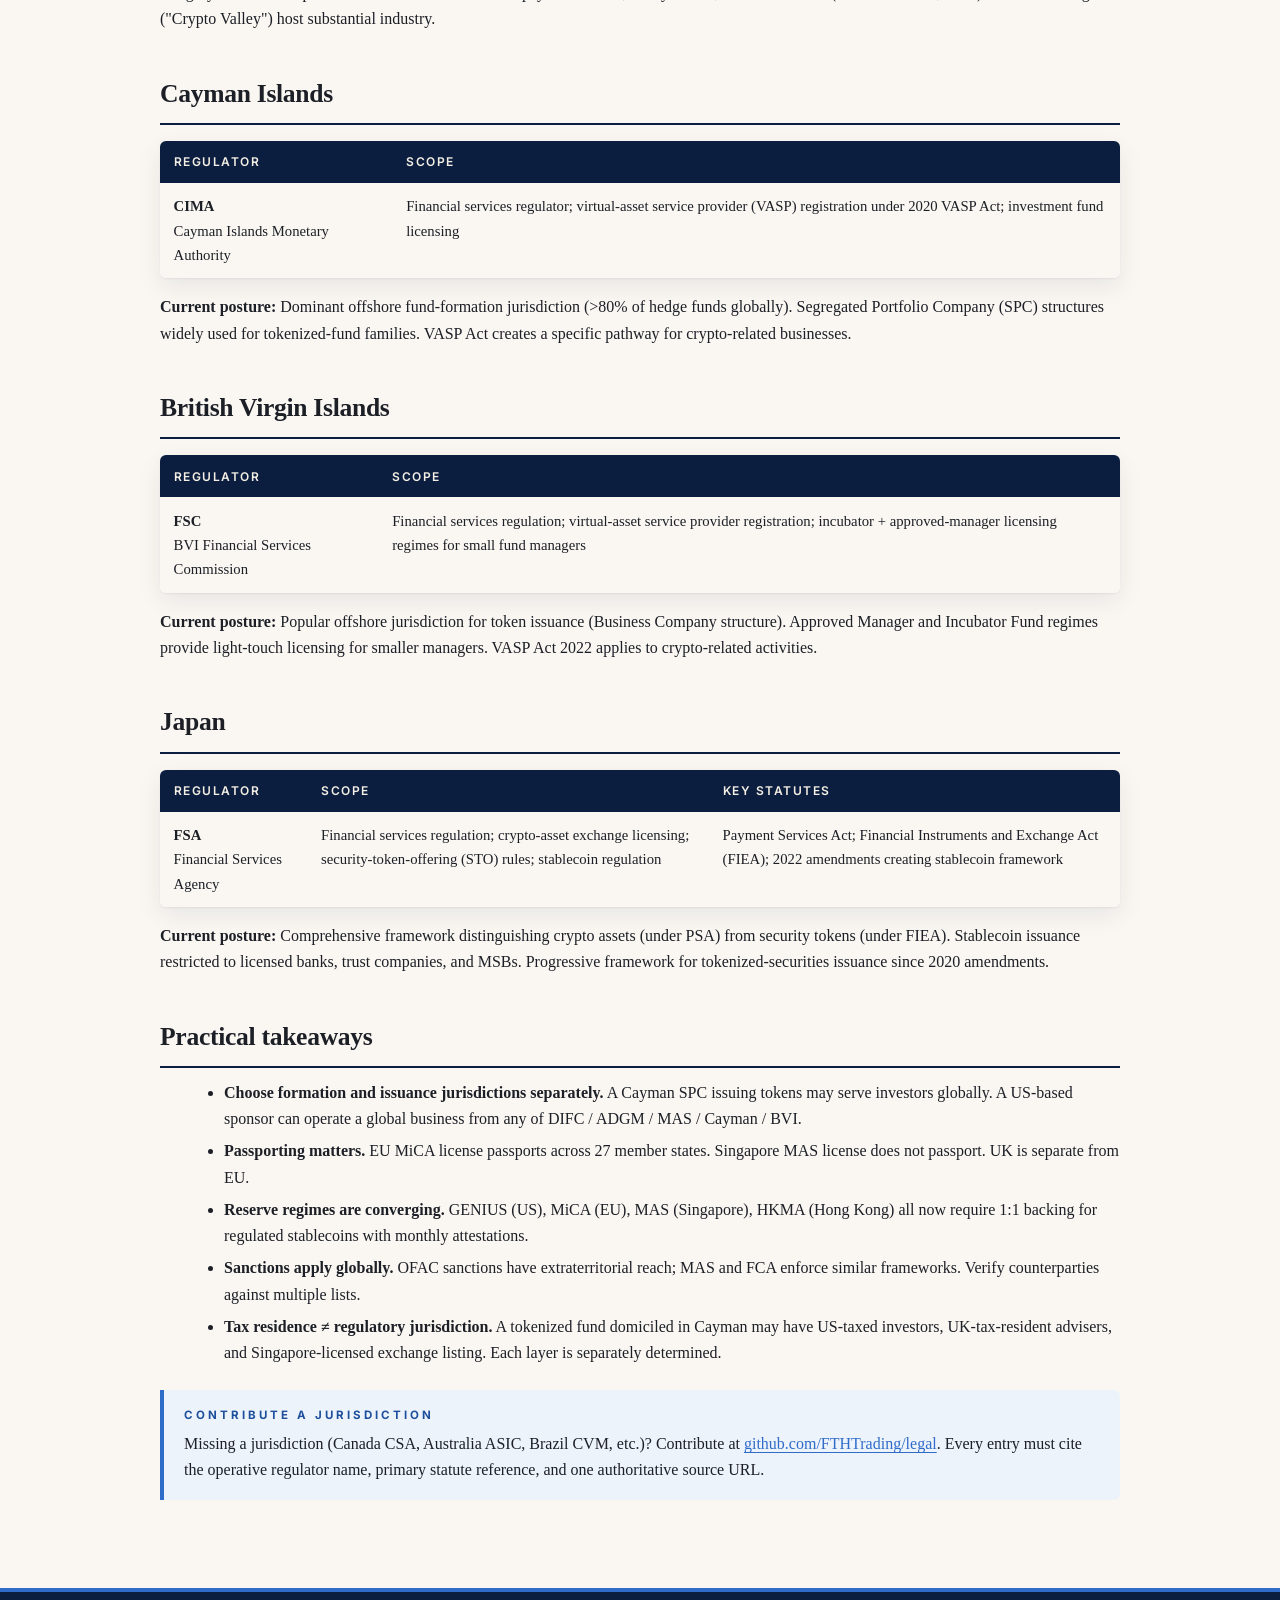
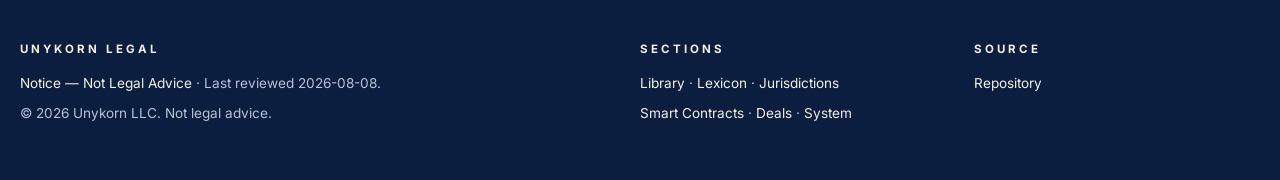
<file: jurisdictions/index.html>
<!DOCTYPE html>
<html lang="en">
<head>
<meta charset="UTF-8" />
<meta name="viewport" content="width=device-width, initial-scale=1.0" />
<title>Jurisdictions &mdash; Unykorn Legal</title>
<meta name="description" content="Regulator, key statutes, and current posture for the US federal + state layer plus the UK FCA, EU MiCA, Singapore MAS, DIFC, ADGM, HK SFC, Swiss FINMA, and other jurisdictions." />
<link href="https://fonts.googleapis.com/css2?family=Inter:wght@400;500;600;700&display=swap" rel="stylesheet" />
<link rel="stylesheet" href="../_ds/tokens.css" />
<link rel="stylesheet" href="../_ds/layout.css" />
<link rel="stylesheet" href="../_ds/components.css" />
<link rel="stylesheet" href="../_ds/subpage.css" />
<link rel="stylesheet" href="../_ds/print.css" media="print" />
</head>
<body>

<header class="topbar">
  <div class="topbar-inner">
    <a href="/" class="topbar-brand">Unykorn&nbsp;<span class="mark">Legal</span></a>
    <nav class="topbar-nav"><a href="/library/">Library</a><a href="/lexicon/">Lexicon</a><a href="/jurisdictions/">Jurisdictions</a><a href="/smart-contracts/">Smart Contracts</a><a href="/deals/">Deals</a><a href="/system/">System</a></nav>
  </div>
</header>

<nav class="crumbs"><a href="/">Home</a><span class="sep">/</span><span class="current">Jurisdictions</span></nav>

<section class="subhero">
  <div class="subhero-inner">
    <div class="eyebrow">Section 03 &middot; Regulatory Map</div>
    <h1>Global regulatory posture for tokenized securities.</h1>
    <p class="lede">Regulator, key statutes, and current posture for the US federal + state layer and the major cross-border venues. Reference material for structuring decisions; verify current text with local counsel before reliance.</p>
  </div>
</section>

<main class="content-wide">

<h2>United States &mdash; Federal</h2>
<table>
  <thead><tr><th style="width:30%">Regulator</th><th>Scope</th><th>Key statutes / rules</th></tr></thead>
  <tbody>
    <tr>
      <td><strong>SEC</strong><br />Securities and Exchange Commission</td>
      <td>Public and private securities offerings; broker-dealers; investment advisers; investment companies; stock exchanges &amp; ATSs</td>
      <td>Securities Act (1933), Exchange Act (1934), Investment Advisers Act (1940), Investment Company Act (1940), Regulation D (17 CFR § 230.500-508), Reg A+ (17 CFR § 230.251-263), Reg S (17 CFR § 230.901-905), Reg CF (17 CFR Part 227)</td>
    </tr>
    <tr>
      <td><strong>CFTC</strong><br />Commodity Futures Trading Commission</td>
      <td>Derivatives on commodities (including Bitcoin, Ether); commodity pools; swaps; futures</td>
      <td>Commodity Exchange Act (7 U.S.C. § 1 et seq.); CFTC Regulations (17 CFR Chapter I)</td>
    </tr>
    <tr>
      <td><strong>FinCEN</strong><br />Financial Crimes Enforcement Network</td>
      <td>Bank Secrecy Act; AML; money-service businesses (including crypto exchanges); beneficial-ownership reporting under CTA</td>
      <td>Bank Secrecy Act (31 U.S.C. § 5311 et seq.); 31 CFR Chapter X; Corporate Transparency Act (31 U.S.C. § 5336); BOI rules (31 CFR § 1010.380)</td>
    </tr>
    <tr>
      <td><strong>OCC</strong><br />Office of the Comptroller of the Currency</td>
      <td>National banks; federal savings associations; federally-chartered stablecoin issuers under GENIUS Act (2025)</td>
      <td>National Bank Act; OCC Interpretive Letters on crypto custody (1170, 1174, 1179, 1183); GENIUS Act (Pub. L. 119-27, 139 Stat. 419, enacted 18 July 2025)</td>
    </tr>
    <tr>
      <td><strong>Treasury / OFAC</strong></td>
      <td>US sanctions enforcement; SDN list; secondary sanctions</td>
      <td>IEEPA (50 U.S.C. § 1701); 31 CFR § 501 et seq.; Executive Orders on specific programs</td>
    </tr>
    <tr>
      <td><strong>IRS</strong></td>
      <td>Federal tax; K-1 reporting for partnerships; 1099 reporting; FBAR (with FinCEN); crypto-asset reporting under new Form 1099-DA (2025)</td>
      <td>Internal Revenue Code; Treasury Regulations; Notice 2014-21 (initial crypto guidance); IRC § 6045 (broker reporting for digital assets)</td>
    </tr>
    <tr>
      <td><strong>FINRA</strong><br />Financial Industry Regulatory Authority</td>
      <td>Self-regulatory organization for broker-dealers; enforces its rulebook alongside SEC rules</td>
      <td>FINRA Rulebook; specific crypto guidance in NTMs and RegNotices</td>
    </tr>
    <tr>
      <td><strong>NASAA</strong><br />North American Securities Administrators Association</td>
      <td>Coordinating body for state securities regulators; runs the Electronic Filing Depository (EFD)</td>
      <td>NASAA Model Rules; state-adopted uniform notice-filing framework</td>
    </tr>
  </tbody>
</table>

<h2>United States &mdash; Key State Regulators</h2>
<table>
  <thead><tr><th style="width:25%">State &middot; Regulator</th><th>Notable positions</th></tr></thead>
  <tbody>
    <tr>
      <td><strong>NY DFS</strong><br />New York Department of Financial Services</td>
      <td>Runs the BitLicense regime for virtual-currency business activity (23 NYCRR Part 200). Approves stablecoin issuers under NY trust charter (Paxos, Circle, Gemini). Aggressive under both Martin Act and BitLicense.</td>
    </tr>
    <tr>
      <td><strong>WY Division of Banking + Secretary of State</strong></td>
      <td>Most crypto-friendly state jurisdiction. Special Purpose Depository Institution (SPDI) charter (Wyo. Stat. § 13-12). DAO LLC recognition (Wyo. Stat. § 17-31). Custody bank statutes.</td>
    </tr>
    <tr>
      <td><strong>CA DFPI</strong><br />California Department of Financial Protection and Innovation</td>
      <td>Digital Financial Assets Law (DFAL, effective July 1, 2025) &mdash; California's BitLicense analog. Broad exam authority over crypto companies with California customers.</td>
    </tr>
    <tr>
      <td><strong>TX State Securities Board</strong></td>
      <td>Historically aggressive against crypto-securities fraud. Comprehensive enforcement docket. Reasonable licensing pathway for legitimate issuers.</td>
    </tr>
    <tr>
      <td><strong>NV Financial Institutions Division</strong></td>
      <td>Recognizes SPDI-analog. Blockchain-friendly LLC and DAO statutes since 2017.</td>
    </tr>
    <tr>
      <td><strong>MT Insurance / Banking</strong></td>
      <td>No state income tax; permissive crypto stance; hosts significant crypto-mining operations under favorable energy contracts.</td>
    </tr>
    <tr>
      <td><strong>GA Secretary of State + DBF</strong></td>
      <td>Standard Reg D notice-filing state. Georgia Financial Institution Code covers money-transmitter licensing. Strong enforcement track record.</td>
    </tr>
    <tr>
      <td><strong>FL OFR</strong><br />Office of Financial Regulation</td>
      <td>Specific F.S. § 517.061(11) private-placement exemption. Requires state-specific legend on Florida-directed offering materials.</td>
    </tr>
    <tr>
      <td><strong>DE Div. of Corporations + Justice Dept.</strong></td>
      <td>Most-used formation jurisdiction (65%+ of US public companies). Chancery Court is the go-to for corporate disputes. Blue Sky notice filing is minimal for Reg D.</td>
    </tr>
  </tbody>
</table>

<h2>United Kingdom</h2>
<table>
  <thead><tr><th>Regulator</th><th>Scope</th><th>Key statutes / rules</th></tr></thead>
  <tbody>
    <tr>
      <td><strong>FCA</strong><br />Financial Conduct Authority</td>
      <td>Conduct regulation of financial services firms; crypto-asset AML/CFT registration; financial promotion of crypto assets</td>
      <td>Financial Services and Markets Act 2000 (FSMA); Money Laundering Regulations 2017 (MLR); FCA Handbook (COBS 4, PERG 8)</td>
    </tr>
    <tr>
      <td><strong>PRA</strong><br />Prudential Regulation Authority</td>
      <td>Prudential regulation of banks, insurers, large investment firms</td>
      <td>Financial Services and Markets Act 2000; PRA Rulebook</td>
    </tr>
    <tr>
      <td><strong>HMRC</strong></td>
      <td>Tax authority; crypto-asset tax treatment guidance</td>
      <td>Cryptoassets Manual (2019 &amp; updates)</td>
    </tr>
  </tbody>
</table>
<p><strong>Current posture:</strong> Under the Financial Services and Markets Act 2023, a "future financial services regulatory regime for cryptoassets" is being built out through secondary legislation. Comprehensive cryptoasset regulation (including stablecoins) expected fully in force during 2025-2026. Currently: promotion rules apply, AML registration required, but broader conduct regulation is transitional.</p>

<h2>European Union</h2>
<table>
  <thead><tr><th>Regulator</th><th>Scope</th><th>Key statutes</th></tr></thead>
  <tbody>
    <tr>
      <td><strong>ESMA</strong><br />European Securities and Markets Authority</td>
      <td>EU-wide securities regulator; MiCA implementation coordination; ELTIF, MiFID II oversight</td>
      <td>ESMA Regulation; MiCA (Reg 2023/1114); MiFID II; ELTIF; Prospectus Regulation</td>
    </tr>
    <tr>
      <td><strong>EBA</strong><br />European Banking Authority</td>
      <td>Banking regulation; MiCA supervision of stablecoin issuers (ARTs / EMTs)</td>
      <td>MiCA; CRR/CRD; Anti-Money Laundering Directive (AMLD)</td>
    </tr>
    <tr>
      <td><strong>National Competent Authorities</strong></td>
      <td>Each EU member state has its own regulator (BaFin in Germany, AMF in France, CONSOB in Italy, CSSF in Luxembourg, CNMV in Spain, AFM in Netherlands, MFSA in Malta)</td>
      <td>Local implementation of EU regulations</td>
    </tr>
  </tbody>
</table>
<p><strong>Current posture:</strong> Markets in Crypto-Assets Regulation (MiCA) fully applied from December 30, 2024. Provides EU-wide licensing framework for Crypto-Asset Service Providers (CASPs). Passportable across all 27 member states. Asset-Referenced Tokens (ARTs) and E-Money Tokens (EMTs) have specific issuer requirements including reserve backing, disclosure, and prudential supervision.</p>

<h2>Singapore</h2>
<table>
  <thead><tr><th>Regulator</th><th>Scope</th><th>Key statutes</th></tr></thead>
  <tbody>
    <tr>
      <td><strong>MAS</strong><br />Monetary Authority of Singapore</td>
      <td>All financial services in Singapore; Payment Services Act licensing for crypto activity; Digital Payment Token (DPT) service providers; stablecoin regulation</td>
      <td>Securities and Futures Act (SFA); Payment Services Act 2019 (PSA); Financial Advisers Act (FAA)</td>
    </tr>
  </tbody>
</table>
<p><strong>Current posture:</strong> One of the most mature regulatory regimes for tokenized assets. Digital Payment Token license required for crypto exchange, brokerage, custody activity. Stablecoin regulatory framework (2023 final rules) requires 1:1 reserve backing for MAS-approved single-currency stablecoins. Institutional-grade tokenized bond issuance well-established via Project Guardian and industry initiatives.</p>

<h2>UAE &mdash; DIFC &amp; ADGM</h2>
<table>
  <thead><tr><th>Regulator</th><th>Scope</th><th>Key rules</th></tr></thead>
  <tbody>
    <tr>
      <td><strong>DFSA</strong> (DIFC)<br />Dubai Financial Services Authority</td>
      <td>Financial services in Dubai International Financial Centre free zone; "investment token" regime for tokenized securities</td>
      <td>DFSA Rulebook; specific Crypto Token module and Investment Token module</td>
    </tr>
    <tr>
      <td><strong>FSRA</strong> (ADGM)<br />Financial Services Regulatory Authority</td>
      <td>Financial services in Abu Dhabi Global Market free zone; comprehensive virtual-asset framework since 2018</td>
      <td>FSRA Rulebook; Guidance on Regulation of Virtual Asset Activities</td>
    </tr>
    <tr>
      <td><strong>VARA</strong> (Dubai emirate)<br />Virtual Assets Regulatory Authority</td>
      <td>Virtual-asset activity outside DIFC (rest of Dubai emirate)</td>
      <td>Dubai Law No. 4 of 2022; VARA rulebooks</td>
    </tr>
  </tbody>
</table>
<p><strong>Current posture:</strong> UAE has emerged as one of the most active jurisdictions globally for tokenized assets. Three-regulator structure creates a menu of options. Institutional tokenized-securities licensing well-established at both DIFC and ADGM.</p>

<h2>Hong Kong</h2>
<table>
  <thead><tr><th>Regulator</th><th>Scope</th><th>Key statutes</th></tr></thead>
  <tbody>
    <tr>
      <td><strong>SFC</strong><br />Securities and Futures Commission</td>
      <td>Securities regulation; virtual-asset service provider (VASP) licensing; tokenized-fund and tokenized-security guidance</td>
      <td>Securities and Futures Ordinance (SFO); SFC Guidelines on Virtual Asset Trading Platform Operators (2023)</td>
    </tr>
    <tr>
      <td><strong>HKMA</strong><br />Hong Kong Monetary Authority</td>
      <td>Banking regulation; stablecoin framework; e-HKD initiatives; tokenized-deposit initiatives</td>
      <td>Banking Ordinance; HKMA Stablecoin Ordinance (in force 2025)</td>
    </tr>
  </tbody>
</table>
<p><strong>Current posture:</strong> Hong Kong Stablecoin Ordinance (effective August 2025) creates a licensing regime for fiat-referenced stablecoin issuers. SFC has approved tokenized funds and tokenized securities since 2023. Ecosystem-development focus.</p>

<h2>Switzerland</h2>
<table>
  <thead><tr><th>Regulator</th><th>Scope</th><th>Key statutes</th></tr></thead>
  <tbody>
    <tr>
      <td><strong>FINMA</strong><br />Swiss Financial Market Supervisory Authority</td>
      <td>Federal financial supervision; DLT framework; tokenized-security guidance</td>
      <td>DLT Act (2021); Federal Act on Financial Market Infrastructures; FINMA ICO guidelines</td>
    </tr>
  </tbody>
</table>
<p><strong>Current posture:</strong> DLT Act (2021) created a comprehensive framework for tokenized securities including a new "DLT trading facility" license category. Switzerland pioneered the distinction between payment tokens, utility tokens, and asset tokens (ICO Guidelines, 2018). Zurich and Zug ("Crypto Valley") host substantial industry.</p>

<h2>Cayman Islands</h2>
<table>
  <thead><tr><th>Regulator</th><th>Scope</th></tr></thead>
  <tbody>
    <tr>
      <td><strong>CIMA</strong><br />Cayman Islands Monetary Authority</td>
      <td>Financial services regulator; virtual-asset service provider (VASP) registration under 2020 VASP Act; investment fund licensing</td>
    </tr>
  </tbody>
</table>
<p><strong>Current posture:</strong> Dominant offshore fund-formation jurisdiction (>80% of hedge funds globally). Segregated Portfolio Company (SPC) structures widely used for tokenized-fund families. VASP Act creates a specific pathway for crypto-related businesses.</p>

<h2>British Virgin Islands</h2>
<table>
  <thead><tr><th>Regulator</th><th>Scope</th></tr></thead>
  <tbody>
    <tr>
      <td><strong>FSC</strong><br />BVI Financial Services Commission</td>
      <td>Financial services regulation; virtual-asset service provider registration; incubator + approved-manager licensing regimes for small fund managers</td>
    </tr>
  </tbody>
</table>
<p><strong>Current posture:</strong> Popular offshore jurisdiction for token issuance (Business Company structure). Approved Manager and Incubator Fund regimes provide light-touch licensing for smaller managers. VASP Act 2022 applies to crypto-related activities.</p>

<h2>Japan</h2>
<table>
  <thead><tr><th>Regulator</th><th>Scope</th><th>Key statutes</th></tr></thead>
  <tbody>
    <tr>
      <td><strong>FSA</strong><br />Financial Services Agency</td>
      <td>Financial services regulation; crypto-asset exchange licensing; security-token-offering (STO) rules; stablecoin regulation</td>
      <td>Payment Services Act; Financial Instruments and Exchange Act (FIEA); 2022 amendments creating stablecoin framework</td>
    </tr>
  </tbody>
</table>
<p><strong>Current posture:</strong> Comprehensive framework distinguishing crypto assets (under PSA) from security tokens (under FIEA). Stablecoin issuance restricted to licensed banks, trust companies, and MSBs. Progressive framework for tokenized-securities issuance since 2020 amendments.</p>

<h2>Practical takeaways</h2>
<ul>
  <li><strong>Choose formation and issuance jurisdictions separately.</strong> A Cayman SPC issuing tokens may serve investors globally. A US-based sponsor can operate a global business from any of DIFC / ADGM / MAS / Cayman / BVI.</li>
  <li><strong>Passporting matters.</strong> EU MiCA license passports across 27 member states. Singapore MAS license does not passport. UK is separate from EU.</li>
  <li><strong>Reserve regimes are converging.</strong> GENIUS (US), MiCA (EU), MAS (Singapore), HKMA (Hong Kong) all now require 1:1 backing for regulated stablecoins with monthly attestations.</li>
  <li><strong>Sanctions apply globally.</strong> OFAC sanctions have extraterritorial reach; MAS and FCA enforce similar frameworks. Verify counterparties against multiple lists.</li>
  <li><strong>Tax residence &ne; regulatory jurisdiction.</strong> A tokenized fund domiciled in Cayman may have US-taxed investors, UK-tax-resident advisers, and Singapore-licensed exchange listing. Each layer is separately determined.</li>
</ul>

<div class="callout">
  <span class="cta-label">Contribute a jurisdiction</span>
  <p>Missing a jurisdiction (Canada CSA, Australia ASIC, Brazil CVM, etc.)? Contribute at <a href="https://github.com/FTHTrading/legal">github.com/FTHTrading/legal</a>. Every entry must cite the operative regulator name, primary statute reference, and one authoritative source URL.</p>
</div>

</main>

<footer class="footer">
  <div class="footer-inner">
    <div><h4>Unykorn Legal</h4><p><p><a href="/notice/">Notice &mdash; Not Legal Advice</a> &middot; Last reviewed 2026-08-08.</p>
      <p style="margin-top: 0.5rem;">&copy; 2026 Unykorn LLC. Not legal advice.</p></div>
    <div><h4>Sections</h4><p><a href="/library/">Library</a> &middot; <a href="/lexicon/">Lexicon</a> &middot; <a href="/jurisdictions/">Jurisdictions</a></p><p><a href="/smart-contracts/">Smart Contracts</a> &middot; <a href="/deals/">Deals</a> &middot; <a href="/system/">System</a></p></div>
    <div><h4>Source</h4><p><a href="https://github.com/FTHTrading/legal">Repository</a></p></div>
  </div>
</footer>

</body>
</html>
</file>
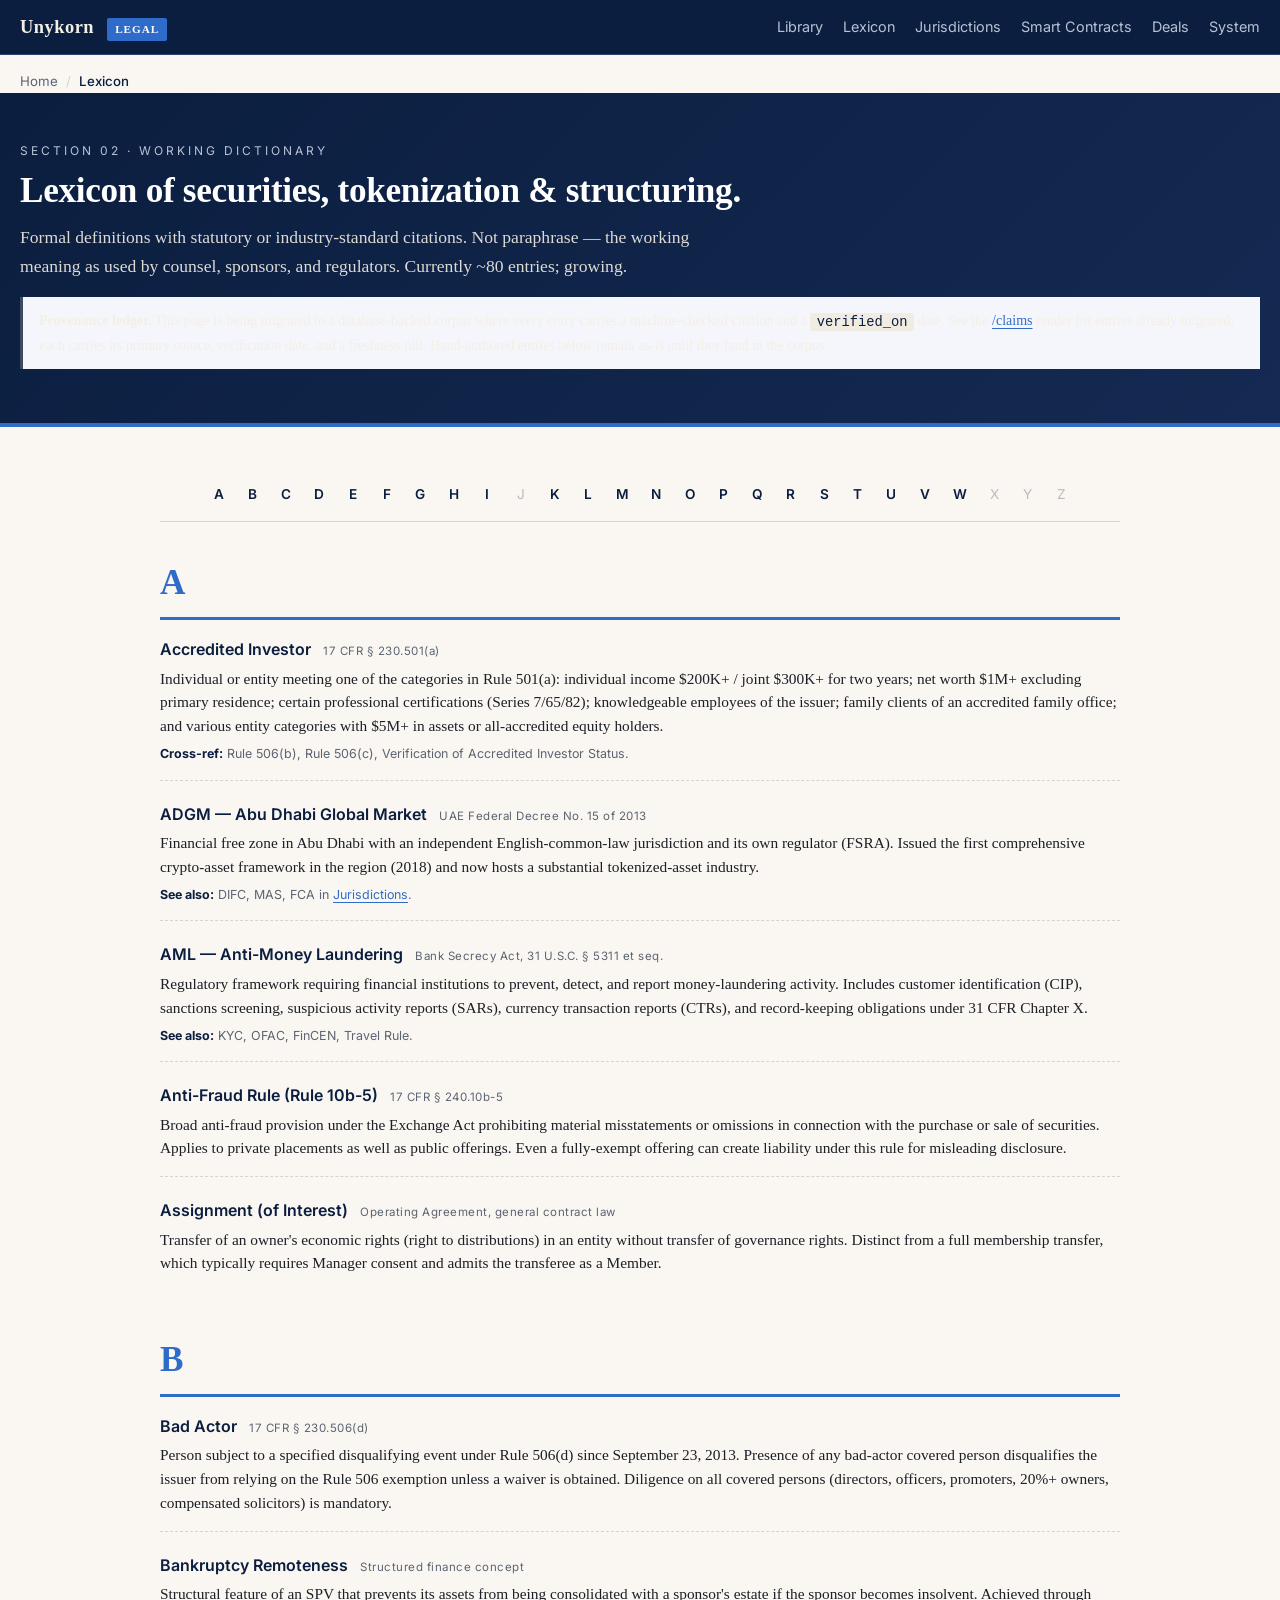
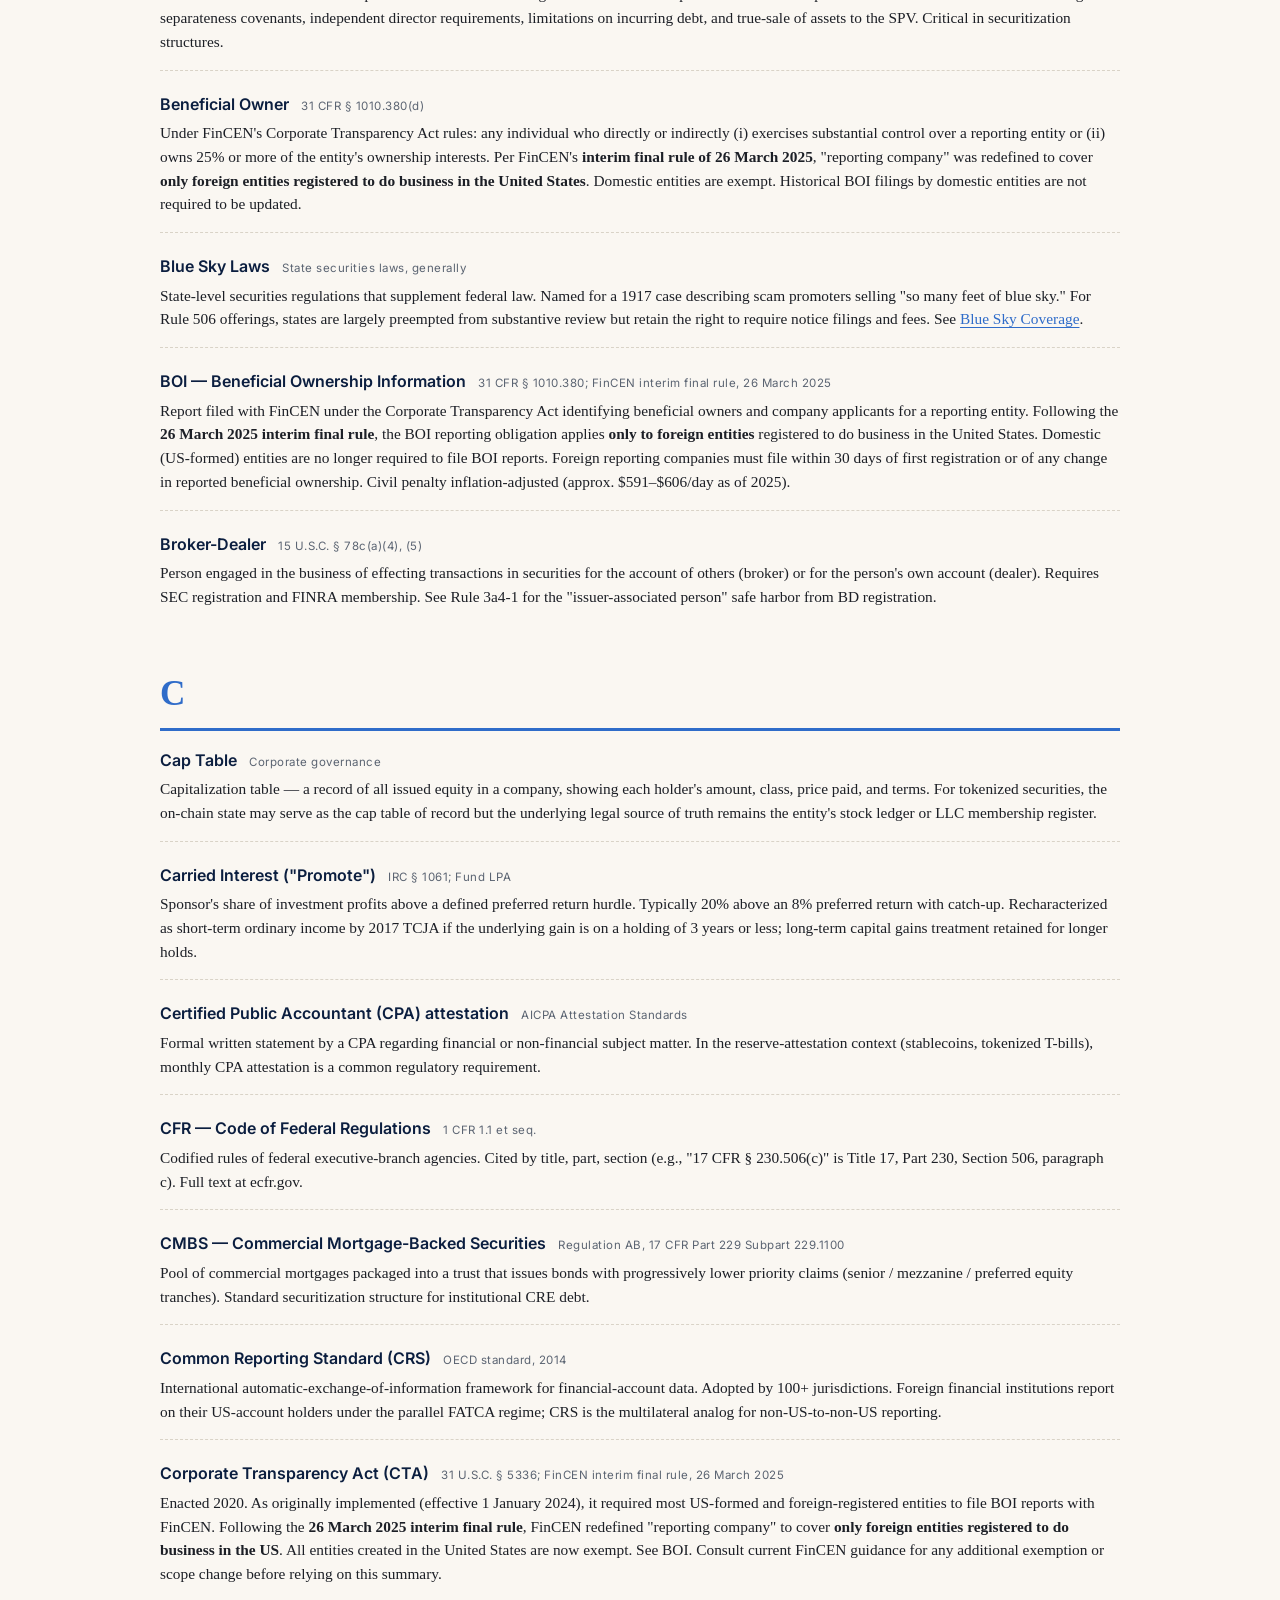
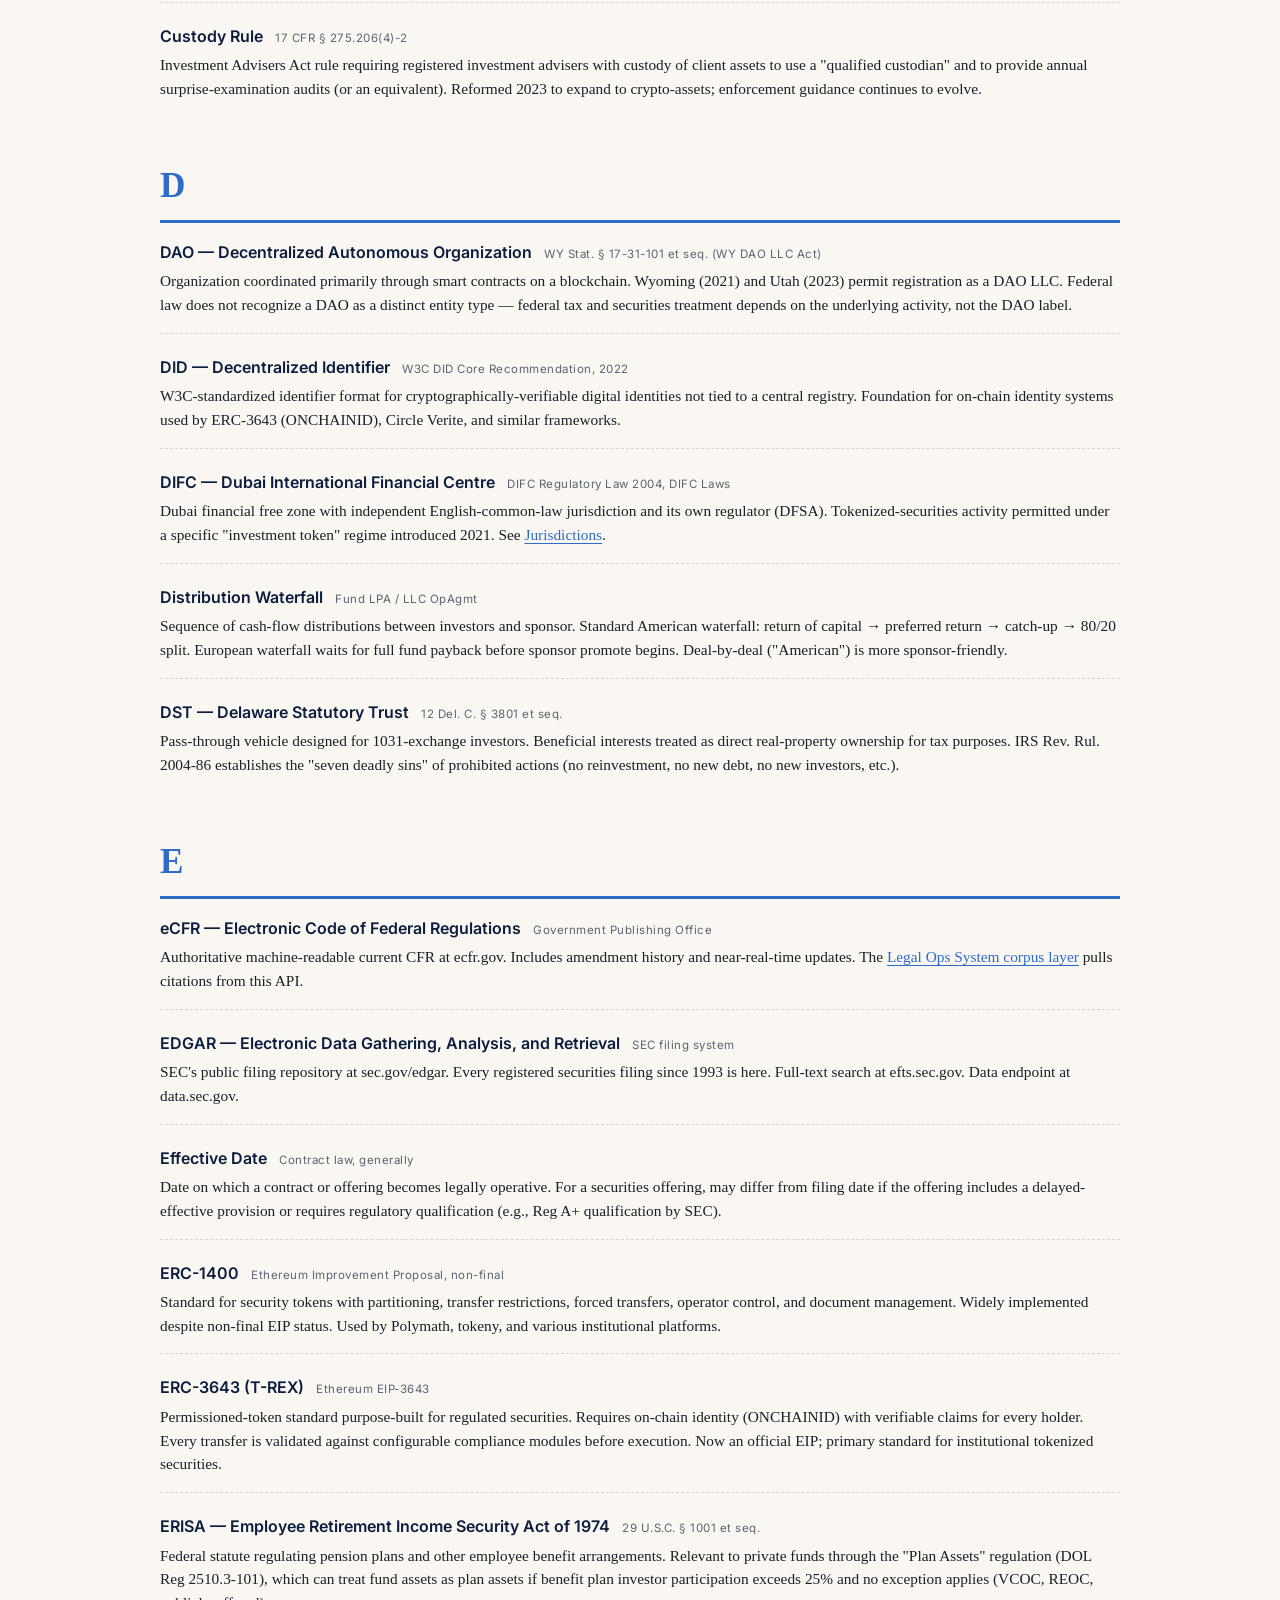
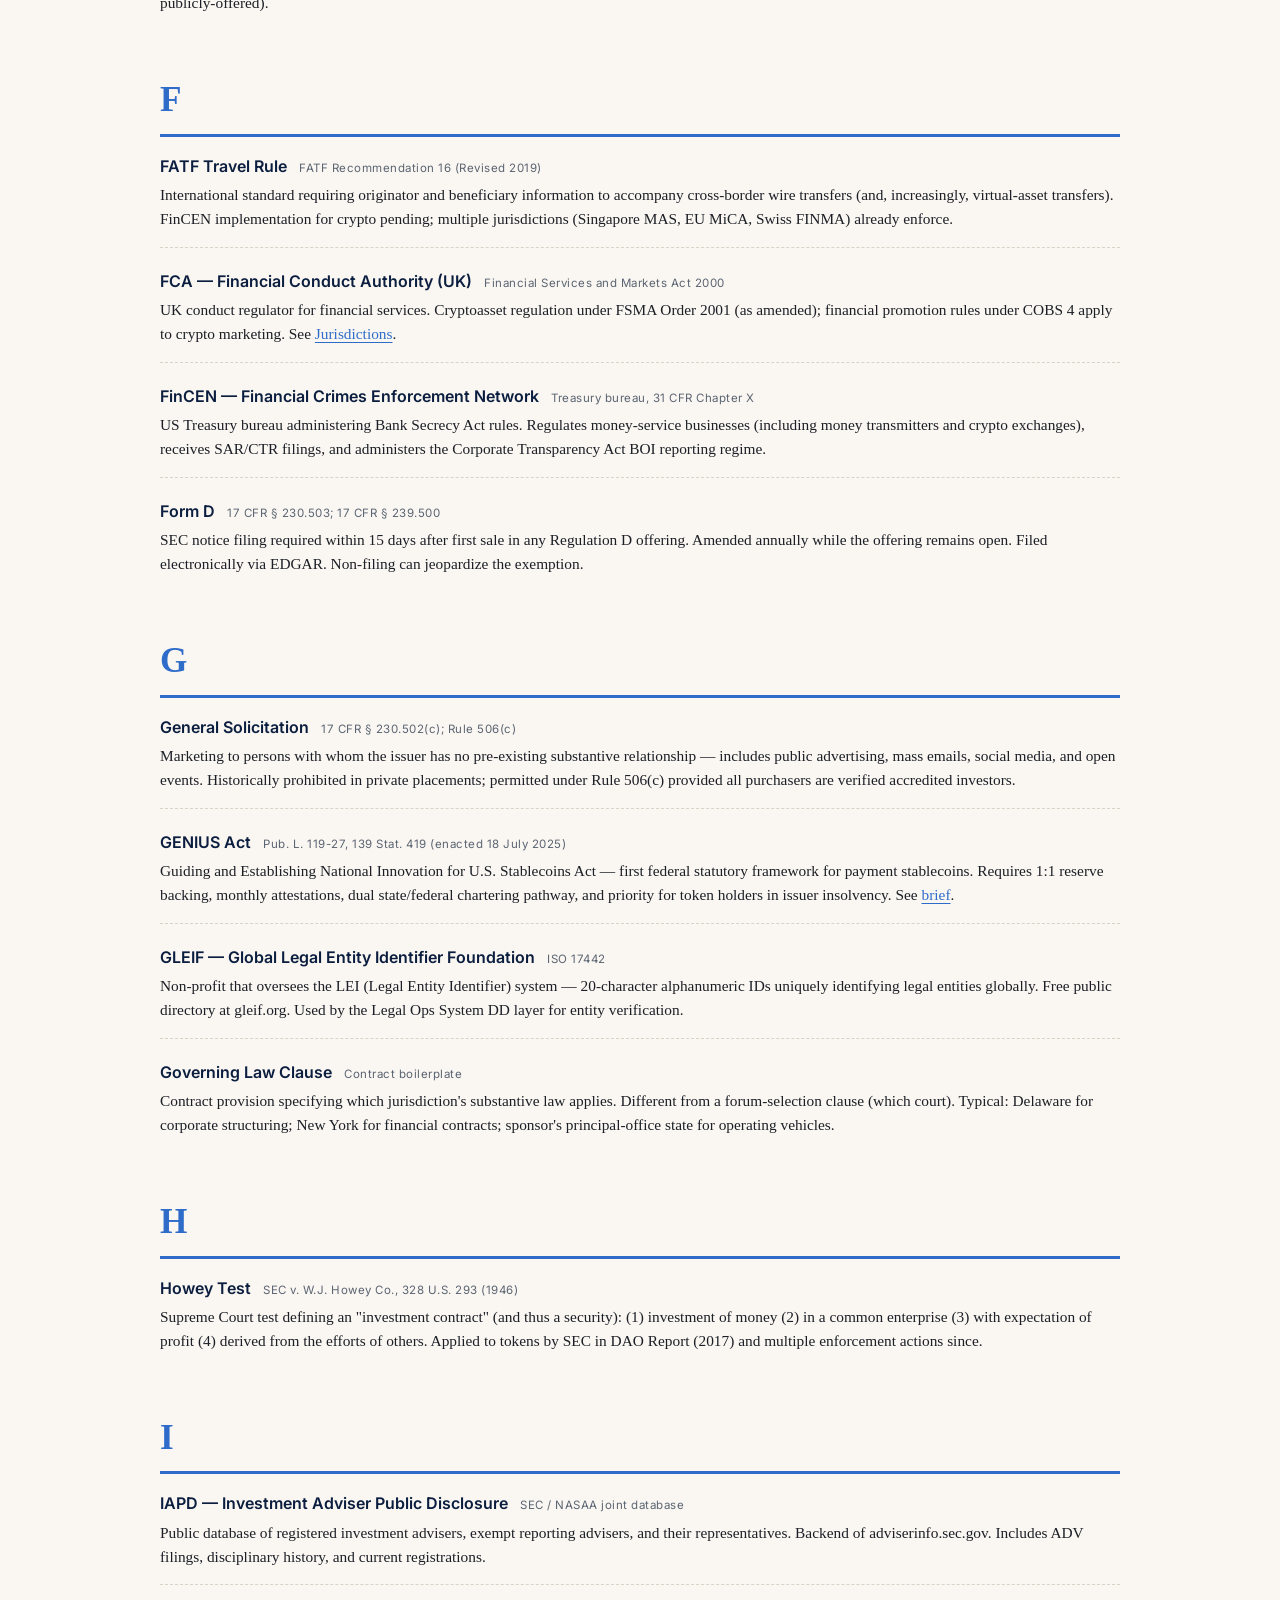
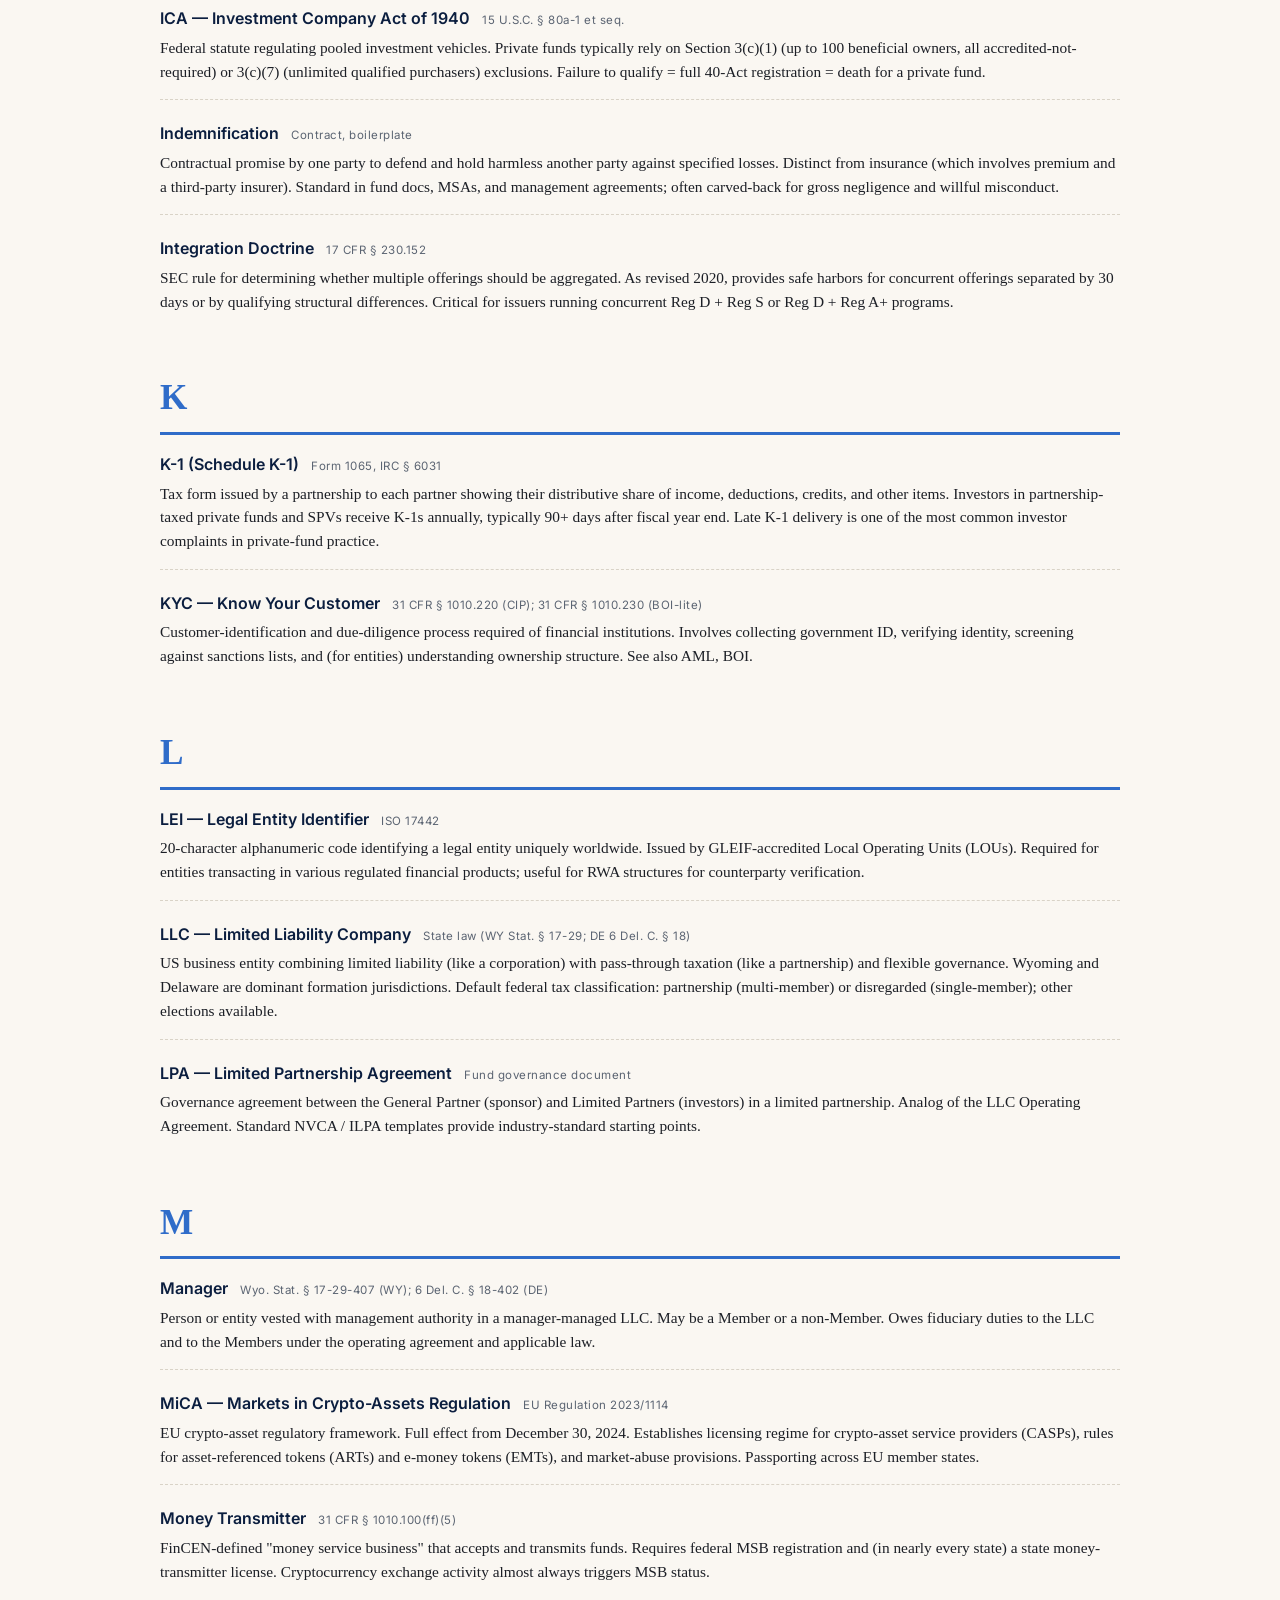
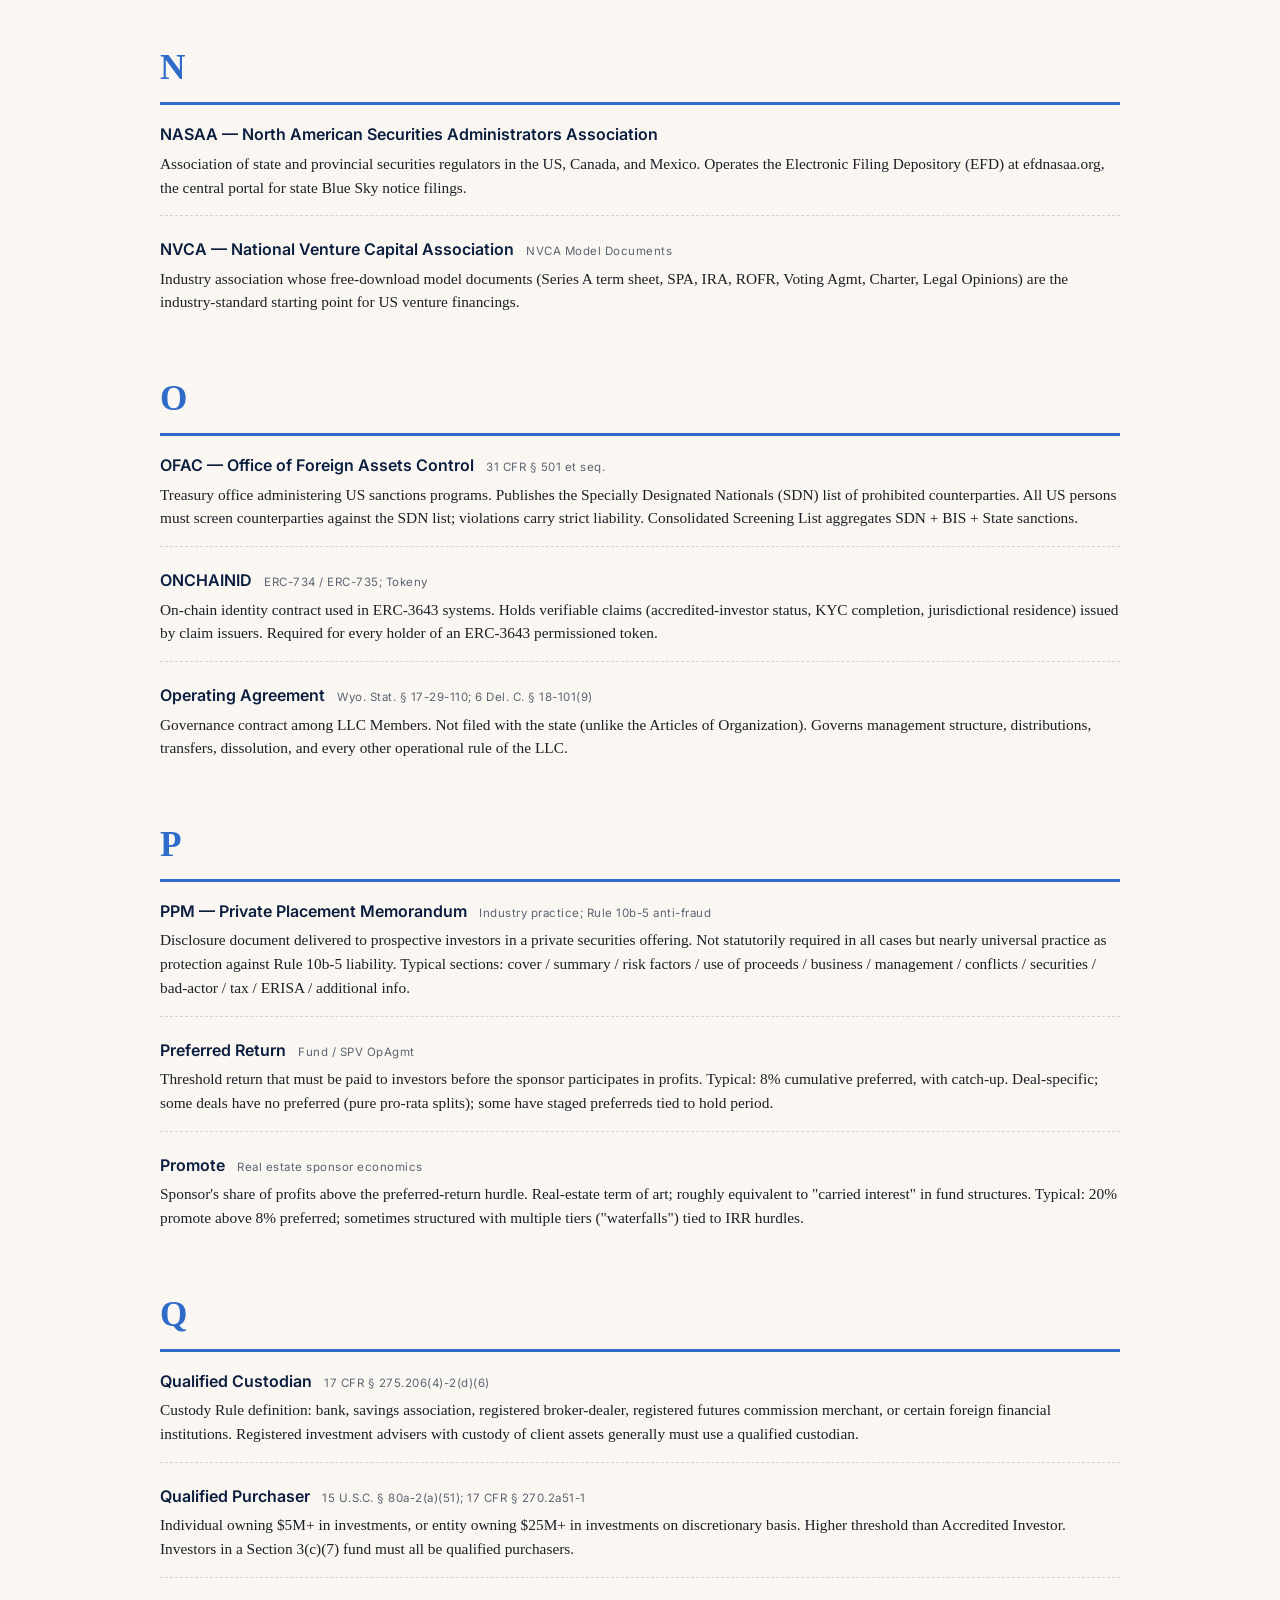
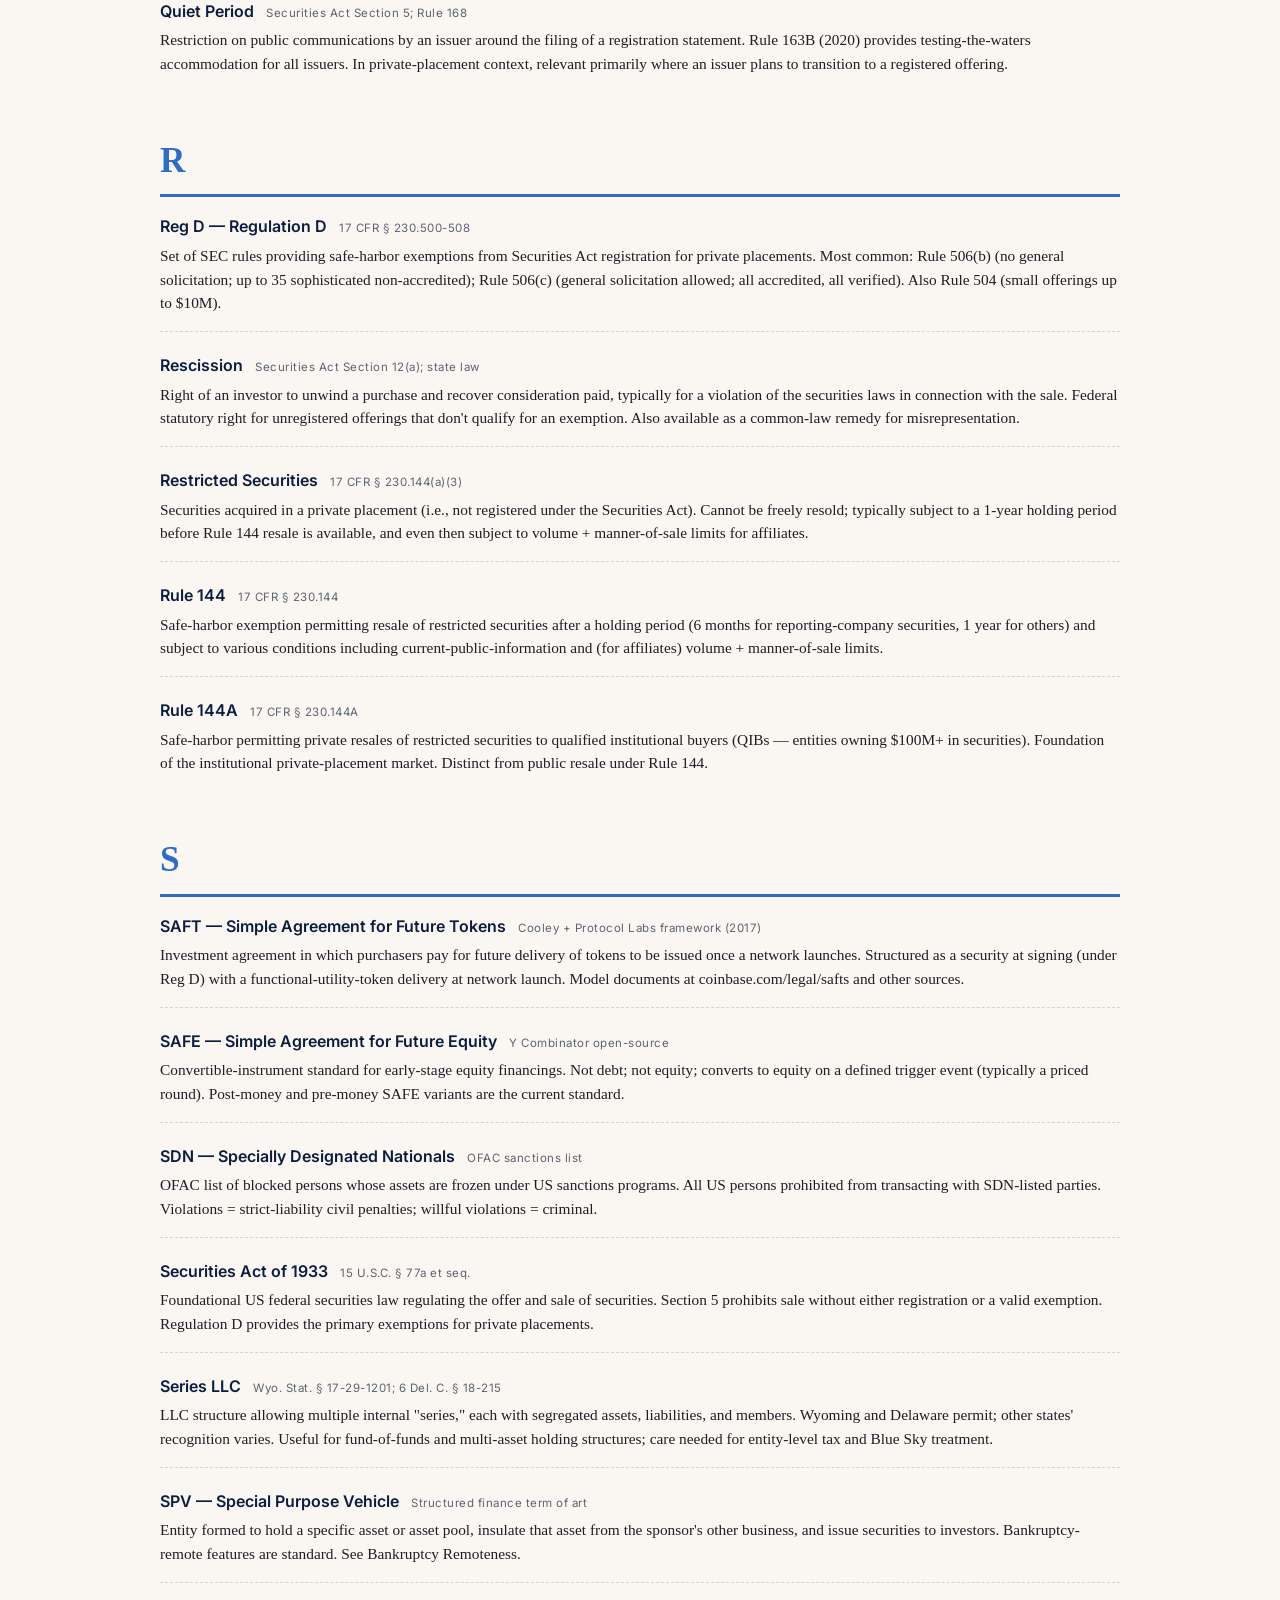
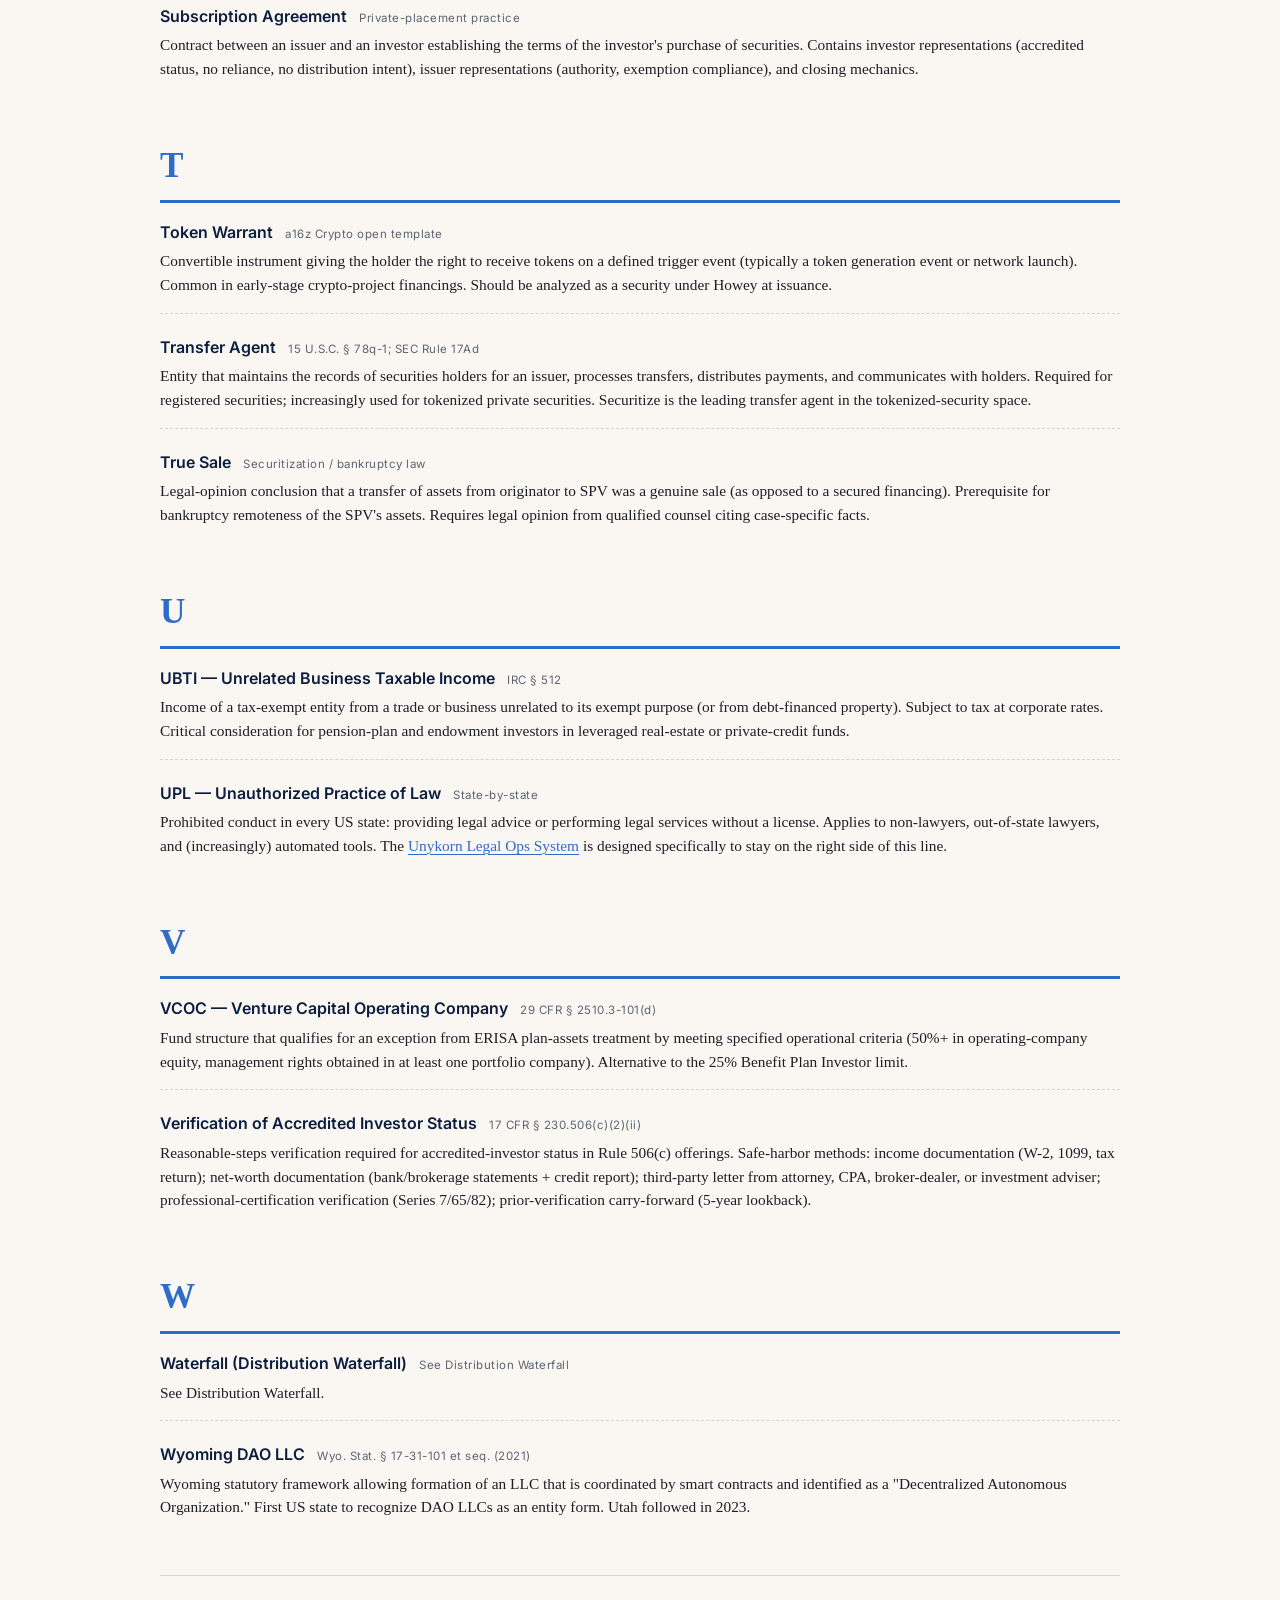
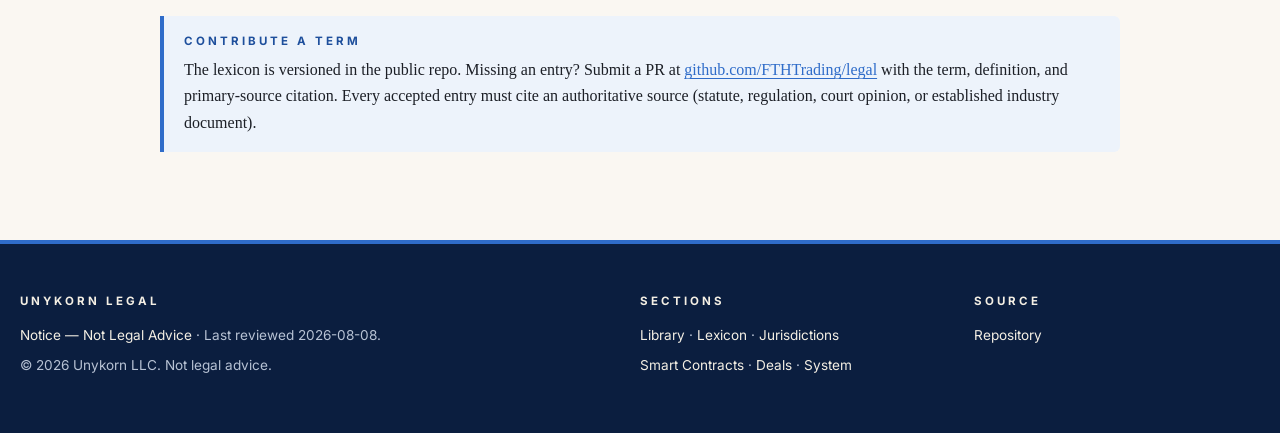
<file: lexicon/index.html>
<!DOCTYPE html>
<html lang="en">
<head>
<meta charset="UTF-8" />
<meta name="viewport" content="width=device-width, initial-scale=1.0" />
<title>Lexicon &mdash; Unykorn Legal</title>
<meta name="description" content="Working dictionary of securities, tokenization, custody, structuring, and compliance terminology &mdash; with primary-source citations for every entry." />
<link href="https://fonts.googleapis.com/css2?family=Inter:wght@400;500;600;700&display=swap" rel="stylesheet" />
<link rel="stylesheet" href="../_ds/tokens.css" />
<link rel="stylesheet" href="../_ds/layout.css" />
<link rel="stylesheet" href="../_ds/components.css" />
<link rel="stylesheet" href="../_ds/subpage.css" />
<link rel="stylesheet" href="../_ds/lexicon.css" />
<link rel="stylesheet" href="../_ds/print.css" media="print" />
</head>
<body>

<header class="topbar">
  <div class="topbar-inner">
    <a href="/" class="topbar-brand">Unykorn&nbsp;<span class="mark">Legal</span></a>
    <nav class="topbar-nav"><a href="/library/">Library</a><a href="/lexicon/">Lexicon</a><a href="/jurisdictions/">Jurisdictions</a><a href="/smart-contracts/">Smart Contracts</a><a href="/deals/">Deals</a><a href="/system/">System</a></nav>
  </div>
</header>

<nav class="crumbs"><a href="/">Home</a><span class="sep">/</span><span class="current">Lexicon</span></nav>

<section class="subhero">
  <div class="subhero-inner">
    <div class="eyebrow">Section 02 &middot; Working Dictionary</div>
    <h1>Lexicon of securities, tokenization &amp; structuring.</h1>
    <p class="lede">Formal definitions with statutory or industry-standard citations. Not paraphrase &mdash; the working meaning as used by counsel, sponsors, and regulators. Currently ~80 entries; growing.</p>
    <p style="margin-top: 1rem; padding: 12px 16px; background: #f4f6fb; border-left: 3px solid #3c4a63; font-size: 14px;">
      <strong>Provenance ledger.</strong> This page is being migrated to a database-backed corpus where every entry carries a machine-checked citation and a <code>verified_on</code> date. See the <a href="/claims">/claims</a> render for entries already migrated; each carries its primary source, verification date, and a freshness pill. Hand-authored entries below remain as-is until they land in the corpus.
    </p>
  </div>
</section>

<main class="content-wide">

<nav class="alpha-nav">
  <a href="#A">A</a><a href="#B">B</a><a href="#C">C</a><a href="#D">D</a><a href="#E">E</a>
  <a href="#F">F</a><a href="#G">G</a><a href="#H">H</a><a href="#I">I</a>
  <a class="disabled">J</a><a href="#K">K</a><a href="#L">L</a><a href="#M">M</a>
  <a href="#N">N</a><a href="#O">O</a><a href="#P">P</a><a href="#Q">Q</a>
  <a href="#R">R</a><a href="#S">S</a><a href="#T">T</a><a href="#U">U</a>
  <a href="#V">V</a><a href="#W">W</a><a class="disabled">X</a><a class="disabled">Y</a><a class="disabled">Z</a>
</nav>

<section class="letter-section" id="A">
<h2>A</h2>

<dl class="term">
  <dt>Accredited Investor <span class="cite">17 CFR § 230.501(a)</span></dt>
  <dd>Individual or entity meeting one of the categories in Rule 501(a): individual income $200K+ / joint $300K+ for two years; net worth $1M+ excluding primary residence; certain professional certifications (Series 7/65/82); knowledgeable employees of the issuer; family clients of an accredited family office; and various entity categories with $5M+ in assets or all-accredited equity holders.
  <span class="also"><strong>Cross-ref:</strong> Rule 506(b), Rule 506(c), Verification of Accredited Investor Status.</span></dd>
</dl>

<dl class="term">
  <dt>ADGM &mdash; Abu Dhabi Global Market <span class="cite">UAE Federal Decree No. 15 of 2013</span></dt>
  <dd>Financial free zone in Abu Dhabi with an independent English-common-law jurisdiction and its own regulator (FSRA). Issued the first comprehensive crypto-asset framework in the region (2018) and now hosts a substantial tokenized-asset industry.
  <span class="also"><strong>See also:</strong> DIFC, MAS, FCA in <a href="/jurisdictions/">Jurisdictions</a>.</span></dd>
</dl>

<dl class="term">
  <dt>AML &mdash; Anti-Money Laundering <span class="cite">Bank Secrecy Act, 31 U.S.C. § 5311 et seq.</span></dt>
  <dd>Regulatory framework requiring financial institutions to prevent, detect, and report money-laundering activity. Includes customer identification (CIP), sanctions screening, suspicious activity reports (SARs), currency transaction reports (CTRs), and record-keeping obligations under 31 CFR Chapter X.
  <span class="also"><strong>See also:</strong> KYC, OFAC, FinCEN, Travel Rule.</span></dd>
</dl>

<dl class="term">
  <dt>Anti-Fraud Rule (Rule 10b-5) <span class="cite">17 CFR § 240.10b-5</span></dt>
  <dd>Broad anti-fraud provision under the Exchange Act prohibiting material misstatements or omissions in connection with the purchase or sale of securities. Applies to private placements as well as public offerings. Even a fully-exempt offering can create liability under this rule for misleading disclosure.</dd>
</dl>

<dl class="term">
  <dt>Assignment (of Interest) <span class="cite">Operating Agreement, general contract law</span></dt>
  <dd>Transfer of an owner's economic rights (right to distributions) in an entity without transfer of governance rights. Distinct from a full membership transfer, which typically requires Manager consent and admits the transferee as a Member.</dd>
</dl>

</section>

<section class="letter-section" id="B">
<h2>B</h2>

<dl class="term">
  <dt>Bad Actor <span class="cite">17 CFR § 230.506(d)</span></dt>
  <dd>Person subject to a specified disqualifying event under Rule 506(d) since September 23, 2013. Presence of any bad-actor covered person disqualifies the issuer from relying on the Rule 506 exemption unless a waiver is obtained. Diligence on all covered persons (directors, officers, promoters, 20%+ owners, compensated solicitors) is mandatory.</dd>
</dl>

<dl class="term">
  <dt>Bankruptcy Remoteness <span class="cite">Structured finance concept</span></dt>
  <dd>Structural feature of an SPV that prevents its assets from being consolidated with a sponsor's estate if the sponsor becomes insolvent. Achieved through separateness covenants, independent director requirements, limitations on incurring debt, and true-sale of assets to the SPV. Critical in securitization structures.</dd>
</dl>

<dl class="term">
  <dt>Beneficial Owner <span class="cite">31 CFR § 1010.380(d)</span></dt>
  <dd>Under FinCEN's Corporate Transparency Act rules: any individual who directly or indirectly (i) exercises substantial control over a reporting entity or (ii) owns 25% or more of the entity's ownership interests. Per FinCEN's <strong>interim final rule of 26 March 2025</strong>, "reporting company" was redefined to cover <strong>only foreign entities registered to do business in the United States</strong>. Domestic entities are exempt. Historical BOI filings by domestic entities are not required to be updated.</dd>
</dl>

<dl class="term">
  <dt>Blue Sky Laws <span class="cite">State securities laws, generally</span></dt>
  <dd>State-level securities regulations that supplement federal law. Named for a 1917 case describing scam promoters selling "so many feet of blue sky." For Rule 506 offerings, states are largely preempted from substantive review but retain the right to require notice filings and fees. See <a href="/system/#bluesky">Blue Sky Coverage</a>.</dd>
</dl>

<dl class="term">
  <dt>BOI &mdash; Beneficial Ownership Information <span class="cite">31 CFR § 1010.380; FinCEN interim final rule, 26 March 2025</span></dt>
  <dd>Report filed with FinCEN under the Corporate Transparency Act identifying beneficial owners and company applicants for a reporting entity. Following the <strong>26 March 2025 interim final rule</strong>, the BOI reporting obligation applies <strong>only to foreign entities</strong> registered to do business in the United States. Domestic (US-formed) entities are no longer required to file BOI reports. Foreign reporting companies must file within 30 days of first registration or of any change in reported beneficial ownership. Civil penalty inflation-adjusted (approx. $591&ndash;$606/day as of 2025).</dd>
</dl>

<dl class="term">
  <dt>Broker-Dealer <span class="cite">15 U.S.C. § 78c(a)(4), (5)</span></dt>
  <dd>Person engaged in the business of effecting transactions in securities for the account of others (broker) or for the person's own account (dealer). Requires SEC registration and FINRA membership. See Rule 3a4-1 for the "issuer-associated person" safe harbor from BD registration.</dd>
</dl>

</section>

<section class="letter-section" id="C">
<h2>C</h2>

<dl class="term">
  <dt>Cap Table <span class="cite">Corporate governance</span></dt>
  <dd>Capitalization table &mdash; a record of all issued equity in a company, showing each holder's amount, class, price paid, and terms. For tokenized securities, the on-chain state may serve as the cap table of record but the underlying legal source of truth remains the entity's stock ledger or LLC membership register.</dd>
</dl>

<dl class="term">
  <dt>Carried Interest ("Promote") <span class="cite">IRC § 1061; Fund LPA</span></dt>
  <dd>Sponsor's share of investment profits above a defined preferred return hurdle. Typically 20% above an 8% preferred return with catch-up. Recharacterized as short-term ordinary income by 2017 TCJA if the underlying gain is on a holding of 3 years or less; long-term capital gains treatment retained for longer holds.</dd>
</dl>

<dl class="term">
  <dt>Certified Public Accountant (CPA) attestation <span class="cite">AICPA Attestation Standards</span></dt>
  <dd>Formal written statement by a CPA regarding financial or non-financial subject matter. In the reserve-attestation context (stablecoins, tokenized T-bills), monthly CPA attestation is a common regulatory requirement.</dd>
</dl>

<dl class="term">
  <dt>CFR &mdash; Code of Federal Regulations <span class="cite">1 CFR 1.1 et seq.</span></dt>
  <dd>Codified rules of federal executive-branch agencies. Cited by title, part, section (e.g., "17 CFR § 230.506(c)" is Title 17, Part 230, Section 506, paragraph c). Full text at ecfr.gov.</dd>
</dl>

<dl class="term">
  <dt>CMBS &mdash; Commercial Mortgage-Backed Securities <span class="cite">Regulation AB, 17 CFR Part 229 Subpart 229.1100</span></dt>
  <dd>Pool of commercial mortgages packaged into a trust that issues bonds with progressively lower priority claims (senior / mezzanine / preferred equity tranches). Standard securitization structure for institutional CRE debt.</dd>
</dl>

<dl class="term">
  <dt>Common Reporting Standard (CRS) <span class="cite">OECD standard, 2014</span></dt>
  <dd>International automatic-exchange-of-information framework for financial-account data. Adopted by 100+ jurisdictions. Foreign financial institutions report on their US-account holders under the parallel FATCA regime; CRS is the multilateral analog for non-US-to-non-US reporting.</dd>
</dl>

<dl class="term">
  <dt>Corporate Transparency Act (CTA) <span class="cite">31 U.S.C. § 5336; FinCEN interim final rule, 26 March 2025</span></dt>
  <dd>Enacted 2020. As originally implemented (effective 1 January 2024), it required most US-formed and foreign-registered entities to file BOI reports with FinCEN. Following the <strong>26 March 2025 interim final rule</strong>, FinCEN redefined "reporting company" to cover <strong>only foreign entities registered to do business in the US</strong>. All entities created in the United States are now exempt. See BOI. Consult current FinCEN guidance for any additional exemption or scope change before relying on this summary.</dd>
</dl>

<dl class="term">
  <dt>Custody Rule <span class="cite">17 CFR § 275.206(4)-2</span></dt>
  <dd>Investment Advisers Act rule requiring registered investment advisers with custody of client assets to use a "qualified custodian" and to provide annual surprise-examination audits (or an equivalent). Reformed 2023 to expand to crypto-assets; enforcement guidance continues to evolve.</dd>
</dl>

</section>

<section class="letter-section" id="D">
<h2>D</h2>

<dl class="term">
  <dt>DAO &mdash; Decentralized Autonomous Organization <span class="cite">WY Stat. § 17-31-101 et seq. (WY DAO LLC Act)</span></dt>
  <dd>Organization coordinated primarily through smart contracts on a blockchain. Wyoming (2021) and Utah (2023) permit registration as a DAO LLC. Federal law does not recognize a DAO as a distinct entity type &mdash; federal tax and securities treatment depends on the underlying activity, not the DAO label.</dd>
</dl>

<dl class="term">
  <dt>DID &mdash; Decentralized Identifier <span class="cite">W3C DID Core Recommendation, 2022</span></dt>
  <dd>W3C-standardized identifier format for cryptographically-verifiable digital identities not tied to a central registry. Foundation for on-chain identity systems used by ERC-3643 (ONCHAINID), Circle Verite, and similar frameworks.</dd>
</dl>

<dl class="term">
  <dt>DIFC &mdash; Dubai International Financial Centre <span class="cite">DIFC Regulatory Law 2004, DIFC Laws</span></dt>
  <dd>Dubai financial free zone with independent English-common-law jurisdiction and its own regulator (DFSA). Tokenized-securities activity permitted under a specific "investment token" regime introduced 2021. See <a href="/jurisdictions/">Jurisdictions</a>.</dd>
</dl>

<dl class="term">
  <dt>Distribution Waterfall <span class="cite">Fund LPA / LLC OpAgmt</span></dt>
  <dd>Sequence of cash-flow distributions between investors and sponsor. Standard American waterfall: return of capital → preferred return → catch-up → 80/20 split. European waterfall waits for full fund payback before sponsor promote begins. Deal-by-deal ("American") is more sponsor-friendly.</dd>
</dl>

<dl class="term">
  <dt>DST &mdash; Delaware Statutory Trust <span class="cite">12 Del. C. § 3801 et seq.</span></dt>
  <dd>Pass-through vehicle designed for 1031-exchange investors. Beneficial interests treated as direct real-property ownership for tax purposes. IRS Rev. Rul. 2004-86 establishes the "seven deadly sins" of prohibited actions (no reinvestment, no new debt, no new investors, etc.).</dd>
</dl>

</section>

<section class="letter-section" id="E">
<h2>E</h2>

<dl class="term">
  <dt>eCFR &mdash; Electronic Code of Federal Regulations <span class="cite">Government Publishing Office</span></dt>
  <dd>Authoritative machine-readable current CFR at ecfr.gov. Includes amendment history and near-real-time updates. The <a href="/system/#corpus">Legal Ops System corpus layer</a> pulls citations from this API.</dd>
</dl>

<dl class="term">
  <dt>EDGAR &mdash; Electronic Data Gathering, Analysis, and Retrieval <span class="cite">SEC filing system</span></dt>
  <dd>SEC's public filing repository at sec.gov/edgar. Every registered securities filing since 1993 is here. Full-text search at efts.sec.gov. Data endpoint at data.sec.gov.</dd>
</dl>

<dl class="term">
  <dt>Effective Date <span class="cite">Contract law, generally</span></dt>
  <dd>Date on which a contract or offering becomes legally operative. For a securities offering, may differ from filing date if the offering includes a delayed-effective provision or requires regulatory qualification (e.g., Reg A+ qualification by SEC).</dd>
</dl>

<dl class="term">
  <dt>ERC-1400 <span class="cite">Ethereum Improvement Proposal, non-final</span></dt>
  <dd>Standard for security tokens with partitioning, transfer restrictions, forced transfers, operator control, and document management. Widely implemented despite non-final EIP status. Used by Polymath, tokeny, and various institutional platforms.</dd>
</dl>

<dl class="term">
  <dt>ERC-3643 (T-REX) <span class="cite">Ethereum EIP-3643</span></dt>
  <dd>Permissioned-token standard purpose-built for regulated securities. Requires on-chain identity (ONCHAINID) with verifiable claims for every holder. Every transfer is validated against configurable compliance modules before execution. Now an official EIP; primary standard for institutional tokenized securities.</dd>
</dl>

<dl class="term">
  <dt>ERISA &mdash; Employee Retirement Income Security Act of 1974 <span class="cite">29 U.S.C. § 1001 et seq.</span></dt>
  <dd>Federal statute regulating pension plans and other employee benefit arrangements. Relevant to private funds through the "Plan Assets" regulation (DOL Reg 2510.3-101), which can treat fund assets as plan assets if benefit plan investor participation exceeds 25% and no exception applies (VCOC, REOC, publicly-offered).</dd>
</dl>

</section>

<section class="letter-section" id="F">
<h2>F</h2>

<dl class="term">
  <dt>FATF Travel Rule <span class="cite">FATF Recommendation 16 (Revised 2019)</span></dt>
  <dd>International standard requiring originator and beneficiary information to accompany cross-border wire transfers (and, increasingly, virtual-asset transfers). FinCEN implementation for crypto pending; multiple jurisdictions (Singapore MAS, EU MiCA, Swiss FINMA) already enforce.</dd>
</dl>

<dl class="term">
  <dt>FCA &mdash; Financial Conduct Authority (UK) <span class="cite">Financial Services and Markets Act 2000</span></dt>
  <dd>UK conduct regulator for financial services. Cryptoasset regulation under FSMA Order 2001 (as amended); financial promotion rules under COBS 4 apply to crypto marketing. See <a href="/jurisdictions/">Jurisdictions</a>.</dd>
</dl>

<dl class="term">
  <dt>FinCEN &mdash; Financial Crimes Enforcement Network <span class="cite">Treasury bureau, 31 CFR Chapter X</span></dt>
  <dd>US Treasury bureau administering Bank Secrecy Act rules. Regulates money-service businesses (including money transmitters and crypto exchanges), receives SAR/CTR filings, and administers the Corporate Transparency Act BOI reporting regime.</dd>
</dl>

<dl class="term">
  <dt>Form D <span class="cite">17 CFR § 230.503; 17 CFR § 239.500</span></dt>
  <dd>SEC notice filing required within 15 days after first sale in any Regulation D offering. Amended annually while the offering remains open. Filed electronically via EDGAR. Non-filing can jeopardize the exemption.</dd>
</dl>

</section>

<section class="letter-section" id="G">
<h2>G</h2>

<dl class="term">
  <dt>General Solicitation <span class="cite">17 CFR § 230.502(c); Rule 506(c)</span></dt>
  <dd>Marketing to persons with whom the issuer has no pre-existing substantive relationship &mdash; includes public advertising, mass emails, social media, and open events. Historically prohibited in private placements; permitted under Rule 506(c) provided all purchasers are verified accredited investors.</dd>
</dl>

<dl class="term">
  <dt>GENIUS Act <span class="cite">Pub. L. 119-27, 139 Stat. 419 (enacted 18 July 2025)</span></dt>
  <dd>Guiding and Establishing National Innovation for U.S. Stablecoins Act &mdash; first federal statutory framework for payment stablecoins. Requires 1:1 reserve backing, monthly attestations, dual state/federal chartering pathway, and priority for token holders in issuer insolvency. See <a href="/library/genius-act.html">brief</a>.</dd>
</dl>

<dl class="term">
  <dt>GLEIF &mdash; Global Legal Entity Identifier Foundation <span class="cite">ISO 17442</span></dt>
  <dd>Non-profit that oversees the LEI (Legal Entity Identifier) system &mdash; 20-character alphanumeric IDs uniquely identifying legal entities globally. Free public directory at gleif.org. Used by the Legal Ops System DD layer for entity verification.</dd>
</dl>

<dl class="term">
  <dt>Governing Law Clause <span class="cite">Contract boilerplate</span></dt>
  <dd>Contract provision specifying which jurisdiction's substantive law applies. Different from a forum-selection clause (which court). Typical: Delaware for corporate structuring; New York for financial contracts; sponsor's principal-office state for operating vehicles.</dd>
</dl>

</section>

<section class="letter-section" id="H">
<h2>H</h2>

<dl class="term">
  <dt>Howey Test <span class="cite">SEC v. W.J. Howey Co., 328 U.S. 293 (1946)</span></dt>
  <dd>Supreme Court test defining an "investment contract" (and thus a security): (1) investment of money (2) in a common enterprise (3) with expectation of profit (4) derived from the efforts of others. Applied to tokens by SEC in DAO Report (2017) and multiple enforcement actions since.</dd>
</dl>

</section>

<section class="letter-section" id="I">
<h2>I</h2>

<dl class="term">
  <dt>IAPD &mdash; Investment Adviser Public Disclosure <span class="cite">SEC / NASAA joint database</span></dt>
  <dd>Public database of registered investment advisers, exempt reporting advisers, and their representatives. Backend of adviserinfo.sec.gov. Includes ADV filings, disciplinary history, and current registrations.</dd>
</dl>

<dl class="term">
  <dt>ICA &mdash; Investment Company Act of 1940 <span class="cite">15 U.S.C. § 80a-1 et seq.</span></dt>
  <dd>Federal statute regulating pooled investment vehicles. Private funds typically rely on Section 3(c)(1) (up to 100 beneficial owners, all accredited-not-required) or 3(c)(7) (unlimited qualified purchasers) exclusions. Failure to qualify = full 40-Act registration = death for a private fund.</dd>
</dl>

<dl class="term">
  <dt>Indemnification <span class="cite">Contract, boilerplate</span></dt>
  <dd>Contractual promise by one party to defend and hold harmless another party against specified losses. Distinct from insurance (which involves premium and a third-party insurer). Standard in fund docs, MSAs, and management agreements; often carved-back for gross negligence and willful misconduct.</dd>
</dl>

<dl class="term">
  <dt>Integration Doctrine <span class="cite">17 CFR § 230.152</span></dt>
  <dd>SEC rule for determining whether multiple offerings should be aggregated. As revised 2020, provides safe harbors for concurrent offerings separated by 30 days or by qualifying structural differences. Critical for issuers running concurrent Reg D + Reg S or Reg D + Reg A+ programs.</dd>
</dl>

</section>

<section class="letter-section" id="K">
<h2>K</h2>

<dl class="term">
  <dt>K-1 (Schedule K-1) <span class="cite">Form 1065, IRC § 6031</span></dt>
  <dd>Tax form issued by a partnership to each partner showing their distributive share of income, deductions, credits, and other items. Investors in partnership-taxed private funds and SPVs receive K-1s annually, typically 90+ days after fiscal year end. Late K-1 delivery is one of the most common investor complaints in private-fund practice.</dd>
</dl>

<dl class="term">
  <dt>KYC &mdash; Know Your Customer <span class="cite">31 CFR § 1010.220 (CIP); 31 CFR § 1010.230 (BOI-lite)</span></dt>
  <dd>Customer-identification and due-diligence process required of financial institutions. Involves collecting government ID, verifying identity, screening against sanctions lists, and (for entities) understanding ownership structure. See also AML, BOI.</dd>
</dl>

</section>

<section class="letter-section" id="L">
<h2>L</h2>

<dl class="term">
  <dt>LEI &mdash; Legal Entity Identifier <span class="cite">ISO 17442</span></dt>
  <dd>20-character alphanumeric code identifying a legal entity uniquely worldwide. Issued by GLEIF-accredited Local Operating Units (LOUs). Required for entities transacting in various regulated financial products; useful for RWA structures for counterparty verification.</dd>
</dl>

<dl class="term">
  <dt>LLC &mdash; Limited Liability Company <span class="cite">State law (WY Stat. § 17-29; DE 6 Del. C. § 18)</span></dt>
  <dd>US business entity combining limited liability (like a corporation) with pass-through taxation (like a partnership) and flexible governance. Wyoming and Delaware are dominant formation jurisdictions. Default federal tax classification: partnership (multi-member) or disregarded (single-member); other elections available.</dd>
</dl>

<dl class="term">
  <dt>LPA &mdash; Limited Partnership Agreement <span class="cite">Fund governance document</span></dt>
  <dd>Governance agreement between the General Partner (sponsor) and Limited Partners (investors) in a limited partnership. Analog of the LLC Operating Agreement. Standard NVCA / ILPA templates provide industry-standard starting points.</dd>
</dl>

</section>

<section class="letter-section" id="M">
<h2>M</h2>

<dl class="term">
  <dt>Manager <span class="cite">Wyo. Stat. § 17-29-407 (WY); 6 Del. C. § 18-402 (DE)</span></dt>
  <dd>Person or entity vested with management authority in a manager-managed LLC. May be a Member or a non-Member. Owes fiduciary duties to the LLC and to the Members under the operating agreement and applicable law.</dd>
</dl>

<dl class="term">
  <dt>MiCA &mdash; Markets in Crypto-Assets Regulation <span class="cite">EU Regulation 2023/1114</span></dt>
  <dd>EU crypto-asset regulatory framework. Full effect from December 30, 2024. Establishes licensing regime for crypto-asset service providers (CASPs), rules for asset-referenced tokens (ARTs) and e-money tokens (EMTs), and market-abuse provisions. Passporting across EU member states.</dd>
</dl>

<dl class="term">
  <dt>Money Transmitter <span class="cite">31 CFR § 1010.100(ff)(5)</span></dt>
  <dd>FinCEN-defined "money service business" that accepts and transmits funds. Requires federal MSB registration and (in nearly every state) a state money-transmitter license. Cryptocurrency exchange activity almost always triggers MSB status.</dd>
</dl>

</section>

<section class="letter-section" id="N">
<h2>N</h2>

<dl class="term">
  <dt>NASAA &mdash; North American Securities Administrators Association</dt>
  <dd>Association of state and provincial securities regulators in the US, Canada, and Mexico. Operates the Electronic Filing Depository (EFD) at efdnasaa.org, the central portal for state Blue Sky notice filings.</dd>
</dl>

<dl class="term">
  <dt>NVCA &mdash; National Venture Capital Association <span class="cite">NVCA Model Documents</span></dt>
  <dd>Industry association whose free-download model documents (Series A term sheet, SPA, IRA, ROFR, Voting Agmt, Charter, Legal Opinions) are the industry-standard starting point for US venture financings.</dd>
</dl>

</section>

<section class="letter-section" id="O">
<h2>O</h2>

<dl class="term">
  <dt>OFAC &mdash; Office of Foreign Assets Control <span class="cite">31 CFR § 501 et seq.</span></dt>
  <dd>Treasury office administering US sanctions programs. Publishes the Specially Designated Nationals (SDN) list of prohibited counterparties. All US persons must screen counterparties against the SDN list; violations carry strict liability. Consolidated Screening List aggregates SDN + BIS + State sanctions.</dd>
</dl>

<dl class="term">
  <dt>ONCHAINID <span class="cite">ERC-734 / ERC-735; Tokeny</span></dt>
  <dd>On-chain identity contract used in ERC-3643 systems. Holds verifiable claims (accredited-investor status, KYC completion, jurisdictional residence) issued by claim issuers. Required for every holder of an ERC-3643 permissioned token.</dd>
</dl>

<dl class="term">
  <dt>Operating Agreement <span class="cite">Wyo. Stat. § 17-29-110; 6 Del. C. § 18-101(9)</span></dt>
  <dd>Governance contract among LLC Members. Not filed with the state (unlike the Articles of Organization). Governs management structure, distributions, transfers, dissolution, and every other operational rule of the LLC.</dd>
</dl>

</section>

<section class="letter-section" id="P">
<h2>P</h2>

<dl class="term">
  <dt>PPM &mdash; Private Placement Memorandum <span class="cite">Industry practice; Rule 10b-5 anti-fraud</span></dt>
  <dd>Disclosure document delivered to prospective investors in a private securities offering. Not statutorily required in all cases but nearly universal practice as protection against Rule 10b-5 liability. Typical sections: cover / summary / risk factors / use of proceeds / business / management / conflicts / securities / bad-actor / tax / ERISA / additional info.</dd>
</dl>

<dl class="term">
  <dt>Preferred Return <span class="cite">Fund / SPV OpAgmt</span></dt>
  <dd>Threshold return that must be paid to investors before the sponsor participates in profits. Typical: 8% cumulative preferred, with catch-up. Deal-specific; some deals have no preferred (pure pro-rata splits); some have staged preferreds tied to hold period.</dd>
</dl>

<dl class="term">
  <dt>Promote <span class="cite">Real estate sponsor economics</span></dt>
  <dd>Sponsor's share of profits above the preferred-return hurdle. Real-estate term of art; roughly equivalent to "carried interest" in fund structures. Typical: 20% promote above 8% preferred; sometimes structured with multiple tiers ("waterfalls") tied to IRR hurdles.</dd>
</dl>

</section>

<section class="letter-section" id="Q">
<h2>Q</h2>

<dl class="term">
  <dt>Qualified Custodian <span class="cite">17 CFR § 275.206(4)-2(d)(6)</span></dt>
  <dd>Custody Rule definition: bank, savings association, registered broker-dealer, registered futures commission merchant, or certain foreign financial institutions. Registered investment advisers with custody of client assets generally must use a qualified custodian.</dd>
</dl>

<dl class="term">
  <dt>Qualified Purchaser <span class="cite">15 U.S.C. § 80a-2(a)(51); 17 CFR § 270.2a51-1</span></dt>
  <dd>Individual owning $5M+ in investments, or entity owning $25M+ in investments on discretionary basis. Higher threshold than Accredited Investor. Investors in a Section 3(c)(7) fund must all be qualified purchasers.</dd>
</dl>

<dl class="term">
  <dt>Quiet Period <span class="cite">Securities Act Section 5; Rule 168</span></dt>
  <dd>Restriction on public communications by an issuer around the filing of a registration statement. Rule 163B (2020) provides testing-the-waters accommodation for all issuers. In private-placement context, relevant primarily where an issuer plans to transition to a registered offering.</dd>
</dl>

</section>

<section class="letter-section" id="R">
<h2>R</h2>

<dl class="term">
  <dt>Reg D &mdash; Regulation D <span class="cite">17 CFR § 230.500-508</span></dt>
  <dd>Set of SEC rules providing safe-harbor exemptions from Securities Act registration for private placements. Most common: Rule 506(b) (no general solicitation; up to 35 sophisticated non-accredited); Rule 506(c) (general solicitation allowed; all accredited, all verified). Also Rule 504 (small offerings up to $10M).</dd>
</dl>

<dl class="term">
  <dt>Rescission <span class="cite">Securities Act Section 12(a); state law</span></dt>
  <dd>Right of an investor to unwind a purchase and recover consideration paid, typically for a violation of the securities laws in connection with the sale. Federal statutory right for unregistered offerings that don't qualify for an exemption. Also available as a common-law remedy for misrepresentation.</dd>
</dl>

<dl class="term">
  <dt>Restricted Securities <span class="cite">17 CFR § 230.144(a)(3)</span></dt>
  <dd>Securities acquired in a private placement (i.e., not registered under the Securities Act). Cannot be freely resold; typically subject to a 1-year holding period before Rule 144 resale is available, and even then subject to volume + manner-of-sale limits for affiliates.</dd>
</dl>

<dl class="term">
  <dt>Rule 144 <span class="cite">17 CFR § 230.144</span></dt>
  <dd>Safe-harbor exemption permitting resale of restricted securities after a holding period (6 months for reporting-company securities, 1 year for others) and subject to various conditions including current-public-information and (for affiliates) volume + manner-of-sale limits.</dd>
</dl>

<dl class="term">
  <dt>Rule 144A <span class="cite">17 CFR § 230.144A</span></dt>
  <dd>Safe-harbor permitting private resales of restricted securities to qualified institutional buyers (QIBs &mdash; entities owning $100M+ in securities). Foundation of the institutional private-placement market. Distinct from public resale under Rule 144.</dd>
</dl>

</section>

<section class="letter-section" id="S">
<h2>S</h2>

<dl class="term">
  <dt>SAFT &mdash; Simple Agreement for Future Tokens <span class="cite">Cooley + Protocol Labs framework (2017)</span></dt>
  <dd>Investment agreement in which purchasers pay for future delivery of tokens to be issued once a network launches. Structured as a security at signing (under Reg D) with a functional-utility-token delivery at network launch. Model documents at coinbase.com/legal/safts and other sources.</dd>
</dl>

<dl class="term">
  <dt>SAFE &mdash; Simple Agreement for Future Equity <span class="cite">Y Combinator open-source</span></dt>
  <dd>Convertible-instrument standard for early-stage equity financings. Not debt; not equity; converts to equity on a defined trigger event (typically a priced round). Post-money and pre-money SAFE variants are the current standard.</dd>
</dl>

<dl class="term">
  <dt>SDN &mdash; Specially Designated Nationals <span class="cite">OFAC sanctions list</span></dt>
  <dd>OFAC list of blocked persons whose assets are frozen under US sanctions programs. All US persons prohibited from transacting with SDN-listed parties. Violations = strict-liability civil penalties; willful violations = criminal.</dd>
</dl>

<dl class="term">
  <dt>Securities Act of 1933 <span class="cite">15 U.S.C. § 77a et seq.</span></dt>
  <dd>Foundational US federal securities law regulating the offer and sale of securities. Section 5 prohibits sale without either registration or a valid exemption. Regulation D provides the primary exemptions for private placements.</dd>
</dl>

<dl class="term">
  <dt>Series LLC <span class="cite">Wyo. Stat. § 17-29-1201; 6 Del. C. § 18-215</span></dt>
  <dd>LLC structure allowing multiple internal "series," each with segregated assets, liabilities, and members. Wyoming and Delaware permit; other states' recognition varies. Useful for fund-of-funds and multi-asset holding structures; care needed for entity-level tax and Blue Sky treatment.</dd>
</dl>

<dl class="term">
  <dt>SPV &mdash; Special Purpose Vehicle <span class="cite">Structured finance term of art</span></dt>
  <dd>Entity formed to hold a specific asset or asset pool, insulate that asset from the sponsor's other business, and issue securities to investors. Bankruptcy-remote features are standard. See Bankruptcy Remoteness.</dd>
</dl>

<dl class="term">
  <dt>Subscription Agreement <span class="cite">Private-placement practice</span></dt>
  <dd>Contract between an issuer and an investor establishing the terms of the investor's purchase of securities. Contains investor representations (accredited status, no reliance, no distribution intent), issuer representations (authority, exemption compliance), and closing mechanics.</dd>
</dl>

</section>

<section class="letter-section" id="T">
<h2>T</h2>

<dl class="term">
  <dt>Token Warrant <span class="cite">a16z Crypto open template</span></dt>
  <dd>Convertible instrument giving the holder the right to receive tokens on a defined trigger event (typically a token generation event or network launch). Common in early-stage crypto-project financings. Should be analyzed as a security under Howey at issuance.</dd>
</dl>

<dl class="term">
  <dt>Transfer Agent <span class="cite">15 U.S.C. § 78q-1; SEC Rule 17Ad</span></dt>
  <dd>Entity that maintains the records of securities holders for an issuer, processes transfers, distributes payments, and communicates with holders. Required for registered securities; increasingly used for tokenized private securities. Securitize is the leading transfer agent in the tokenized-security space.</dd>
</dl>

<dl class="term">
  <dt>True Sale <span class="cite">Securitization / bankruptcy law</span></dt>
  <dd>Legal-opinion conclusion that a transfer of assets from originator to SPV was a genuine sale (as opposed to a secured financing). Prerequisite for bankruptcy remoteness of the SPV's assets. Requires legal opinion from qualified counsel citing case-specific facts.</dd>
</dl>

</section>

<section class="letter-section" id="U">
<h2>U</h2>

<dl class="term">
  <dt>UBTI &mdash; Unrelated Business Taxable Income <span class="cite">IRC § 512</span></dt>
  <dd>Income of a tax-exempt entity from a trade or business unrelated to its exempt purpose (or from debt-financed property). Subject to tax at corporate rates. Critical consideration for pension-plan and endowment investors in leveraged real-estate or private-credit funds.</dd>
</dl>

<dl class="term">
  <dt>UPL &mdash; Unauthorized Practice of Law <span class="cite">State-by-state</span></dt>
  <dd>Prohibited conduct in every US state: providing legal advice or performing legal services without a license. Applies to non-lawyers, out-of-state lawyers, and (increasingly) automated tools. The <a href="/system/#boundaries">Unykorn Legal Ops System</a> is designed specifically to stay on the right side of this line.</dd>
</dl>

</section>

<section class="letter-section" id="V">
<h2>V</h2>

<dl class="term">
  <dt>VCOC &mdash; Venture Capital Operating Company <span class="cite">29 CFR § 2510.3-101(d)</span></dt>
  <dd>Fund structure that qualifies for an exception from ERISA plan-assets treatment by meeting specified operational criteria (50%+ in operating-company equity, management rights obtained in at least one portfolio company). Alternative to the 25% Benefit Plan Investor limit.</dd>
</dl>

<dl class="term">
  <dt>Verification of Accredited Investor Status <span class="cite">17 CFR § 230.506(c)(2)(ii)</span></dt>
  <dd>Reasonable-steps verification required for accredited-investor status in Rule 506(c) offerings. Safe-harbor methods: income documentation (W-2, 1099, tax return); net-worth documentation (bank/brokerage statements + credit report); third-party letter from attorney, CPA, broker-dealer, or investment adviser; professional-certification verification (Series 7/65/82); prior-verification carry-forward (5-year lookback).</dd>
</dl>

</section>

<section class="letter-section" id="W">
<h2>W</h2>

<dl class="term">
  <dt>Waterfall (Distribution Waterfall) <span class="cite">See Distribution Waterfall</span></dt>
  <dd>See Distribution Waterfall.</dd>
</dl>

<dl class="term">
  <dt>Wyoming DAO LLC <span class="cite">Wyo. Stat. § 17-31-101 et seq. (2021)</span></dt>
  <dd>Wyoming statutory framework allowing formation of an LLC that is coordinated by smart contracts and identified as a "Decentralized Autonomous Organization." First US state to recognize DAO LLCs as an entity form. Utah followed in 2023.</dd>
</dl>

</section>

<hr class="divider" />

<div class="callout">
  <span class="cta-label">Contribute a term</span>
  <p>The lexicon is versioned in the public repo. Missing an entry? Submit a PR at <a href="https://github.com/FTHTrading/legal">github.com/FTHTrading/legal</a> with the term, definition, and primary-source citation. Every accepted entry must cite an authoritative source (statute, regulation, court opinion, or established industry document).</p>
</div>

</main>

<footer class="footer">
  <div class="footer-inner">
    <div><h4>Unykorn Legal</h4><p><p><a href="/notice/">Notice &mdash; Not Legal Advice</a> &middot; Last reviewed 2026-08-08.</p>
      <p style="margin-top: 0.5rem;">&copy; 2026 Unykorn LLC. Not legal advice.</p></div>
    <div><h4>Sections</h4><p><a href="/library/">Library</a> &middot; <a href="/lexicon/">Lexicon</a> &middot; <a href="/jurisdictions/">Jurisdictions</a></p><p><a href="/smart-contracts/">Smart Contracts</a> &middot; <a href="/deals/">Deals</a> &middot; <a href="/system/">System</a></p></div>
    <div><h4>Source</h4><p><a href="https://github.com/FTHTrading/legal">Repository</a></p></div>
  </div>
</footer>

</body>
</html>
</file>
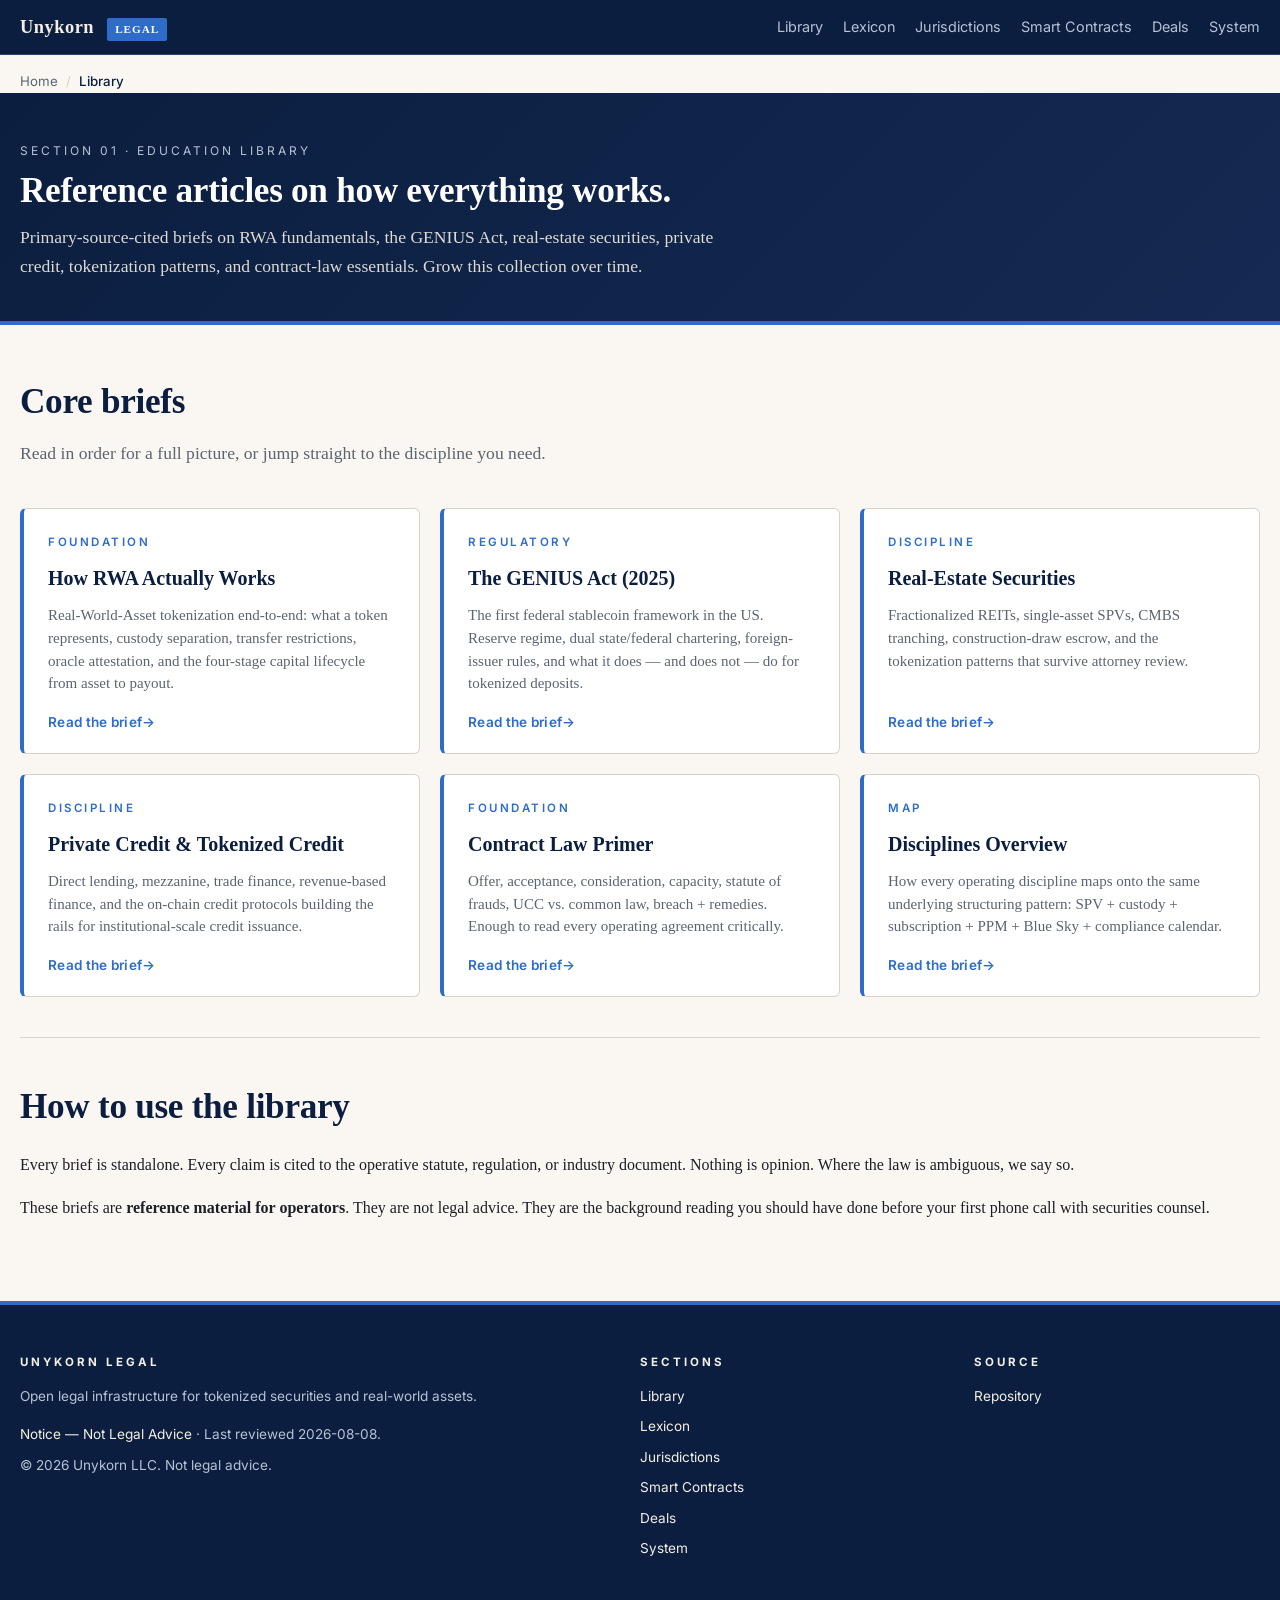
<file: library/index.html>
<!DOCTYPE html>
<html lang="en">
<head>
<meta charset="UTF-8" />
<meta name="viewport" content="width=device-width, initial-scale=1.0" />
<title>Library &mdash; Unykorn Legal</title>
<meta name="description" content="Reference articles on RWA fundamentals, the GENIUS Act, real-estate securities, private credit, tokenization patterns, and contract-law essentials." />
<link rel="preconnect" href="https://fonts.googleapis.com" />
<link rel="preconnect" href="https://fonts.gstatic.com" crossorigin />
<link href="https://fonts.googleapis.com/css2?family=Inter:wght@400;500;600;700&display=swap" rel="stylesheet" />
<link rel="stylesheet" href="../_ds/tokens.css" />
<link rel="stylesheet" href="../_ds/layout.css" />
<link rel="stylesheet" href="../_ds/components.css" />
<link rel="stylesheet" href="../_ds/subpage.css" />
<link rel="stylesheet" href="../_ds/print.css" media="print" />
</head>
<body>

<header class="topbar">
  <div class="topbar-inner">
    <a href="/" class="topbar-brand">Unykorn&nbsp;<span class="mark">Legal</span></a>
    <nav class="topbar-nav">
      <a href="/library/">Library</a>
      <a href="/lexicon/">Lexicon</a>
      <a href="/jurisdictions/">Jurisdictions</a>
      <a href="/smart-contracts/">Smart Contracts</a>
      <a href="/deals/">Deals</a>
      <a href="/system/">System</a>
    </nav>
  </div>
</header>

<nav class="crumbs">
  <a href="/">Home</a><span class="sep">/</span><span class="current">Library</span>
</nav>

<section class="subhero">
  <div class="subhero-inner">
    <div class="eyebrow">Section 01 &middot; Education Library</div>
    <h1>Reference articles on how everything works.</h1>
    <p class="lede">Primary-source-cited briefs on RWA fundamentals, the GENIUS Act, real-estate securities, private credit, tokenization patterns, and contract-law essentials. Grow this collection over time.</p>
  </div>
</section>

<main class="section-hub">
  <h2>Core briefs</h2>
  <p class="lede">Read in order for a full picture, or jump straight to the discipline you need.</p>

  <div class="hub-grid">

    <a class="hub-card new" href="./rwa-fundamentals.html">
      <div class="hub-eyebrow">Foundation</div>
      <h3>How RWA Actually Works</h3>
      <p>Real-World-Asset tokenization end-to-end: what a token represents, custody separation, transfer restrictions, oracle attestation, and the four-stage capital lifecycle from asset to payout.</p>
      <div class="hub-cta">Read the brief</div>
    </a>

    <a class="hub-card new" href="./genius-act.html">
      <div class="hub-eyebrow">Regulatory</div>
      <h3>The GENIUS Act (2025)</h3>
      <p>The first federal stablecoin framework in the US. Reserve regime, dual state/federal chartering, foreign-issuer rules, and what it does &mdash; and does not &mdash; do for tokenized deposits.</p>
      <div class="hub-cta">Read the brief</div>
    </a>

    <a class="hub-card new" href="./real-estate-securities.html">
      <div class="hub-eyebrow">Discipline</div>
      <h3>Real-Estate Securities</h3>
      <p>Fractionalized REITs, single-asset SPVs, CMBS tranching, construction-draw escrow, and the tokenization patterns that survive attorney review.</p>
      <div class="hub-cta">Read the brief</div>
    </a>

    <a class="hub-card new" href="./private-credit.html">
      <div class="hub-eyebrow">Discipline</div>
      <h3>Private Credit &amp; Tokenized Credit</h3>
      <p>Direct lending, mezzanine, trade finance, revenue-based finance, and the on-chain credit protocols building the rails for institutional-scale credit issuance.</p>
      <div class="hub-cta">Read the brief</div>
    </a>

    <a class="hub-card new" href="./contract-law-primer.html">
      <div class="hub-eyebrow">Foundation</div>
      <h3>Contract Law Primer</h3>
      <p>Offer, acceptance, consideration, capacity, statute of frauds, UCC vs. common law, breach + remedies. Enough to read every operating agreement critically.</p>
      <div class="hub-cta">Read the brief</div>
    </a>

    <a class="hub-card new" href="./disciplines-overview.html">
      <div class="hub-eyebrow">Map</div>
      <h3>Disciplines Overview</h3>
      <p>How every operating discipline maps onto the same underlying structuring pattern: SPV + custody + subscription + PPM + Blue Sky + compliance calendar.</p>
      <div class="hub-cta">Read the brief</div>
    </a>

  </div>

  <hr class="divider" />

  <h2>How to use the library</h2>
  <p>Every brief is standalone. Every claim is cited to the operative statute, regulation, or industry document. Nothing is opinion. Where the law is ambiguous, we say so.</p>
  <p>These briefs are <strong>reference material for operators</strong>. They are not legal advice. They are the background reading you should have done before your first phone call with securities counsel.</p>
</main>

<footer class="footer">
  <div class="footer-inner">
    <div>
      <h4>Unykorn Legal</h4>
      <p>Open legal infrastructure for tokenized securities and real-world assets.</p>
      <p style="margin-top:1rem;opacity:0.7;"><p><a href="/notice/">Notice &mdash; Not Legal Advice</a> &middot; Last reviewed 2026-08-08.</p>
      <p style="margin-top: 0.5rem;">&copy; 2026 Unykorn LLC. Not legal advice.</p>
    </div>
    <div>
      <h4>Sections</h4>
      <p><a href="/library/">Library</a></p>
      <p><a href="/lexicon/">Lexicon</a></p>
      <p><a href="/jurisdictions/">Jurisdictions</a></p>
      <p><a href="/smart-contracts/">Smart Contracts</a></p>
      <p><a href="/deals/">Deals</a></p>
      <p><a href="/system/">System</a></p>
    </div>
    <div>
      <h4>Source</h4>
      <p><a href="https://github.com/FTHTrading/legal">Repository</a></p>
    </div>
  </div>
</footer>

</body>
</html>
</file>
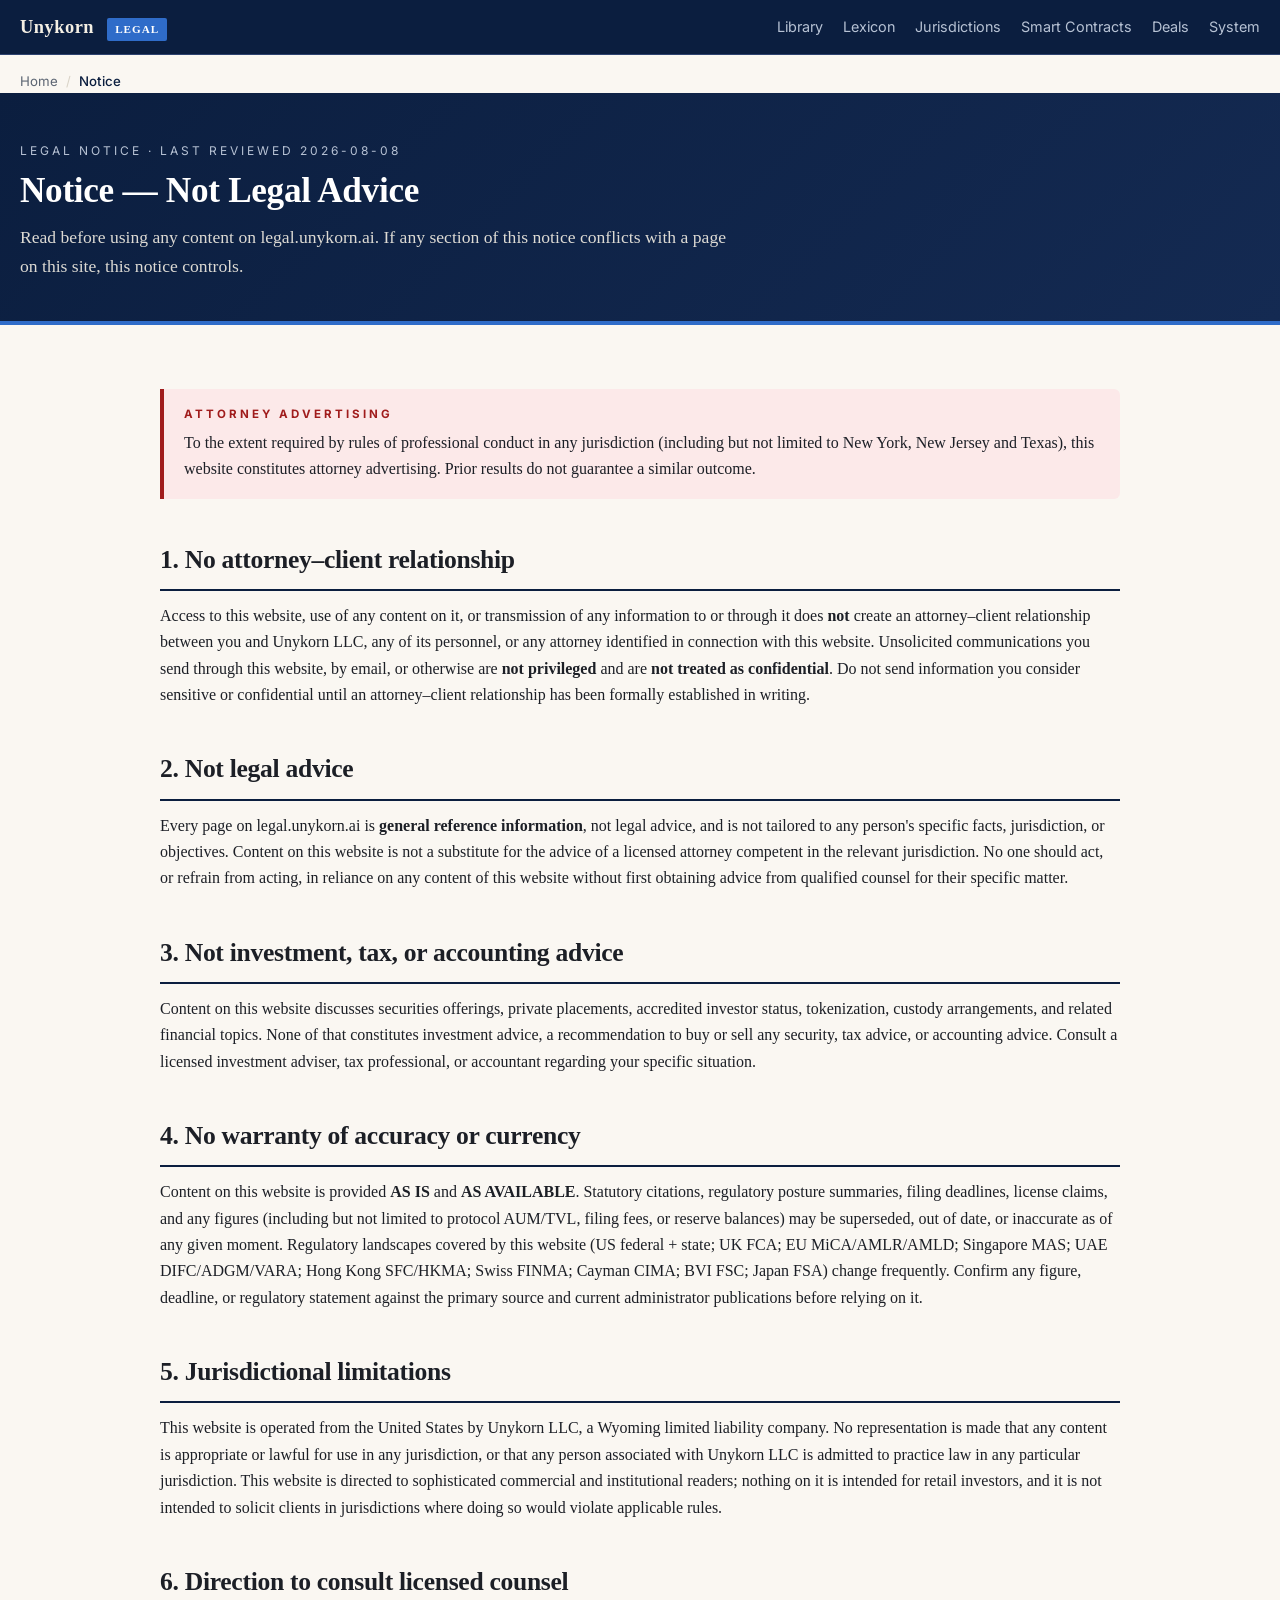
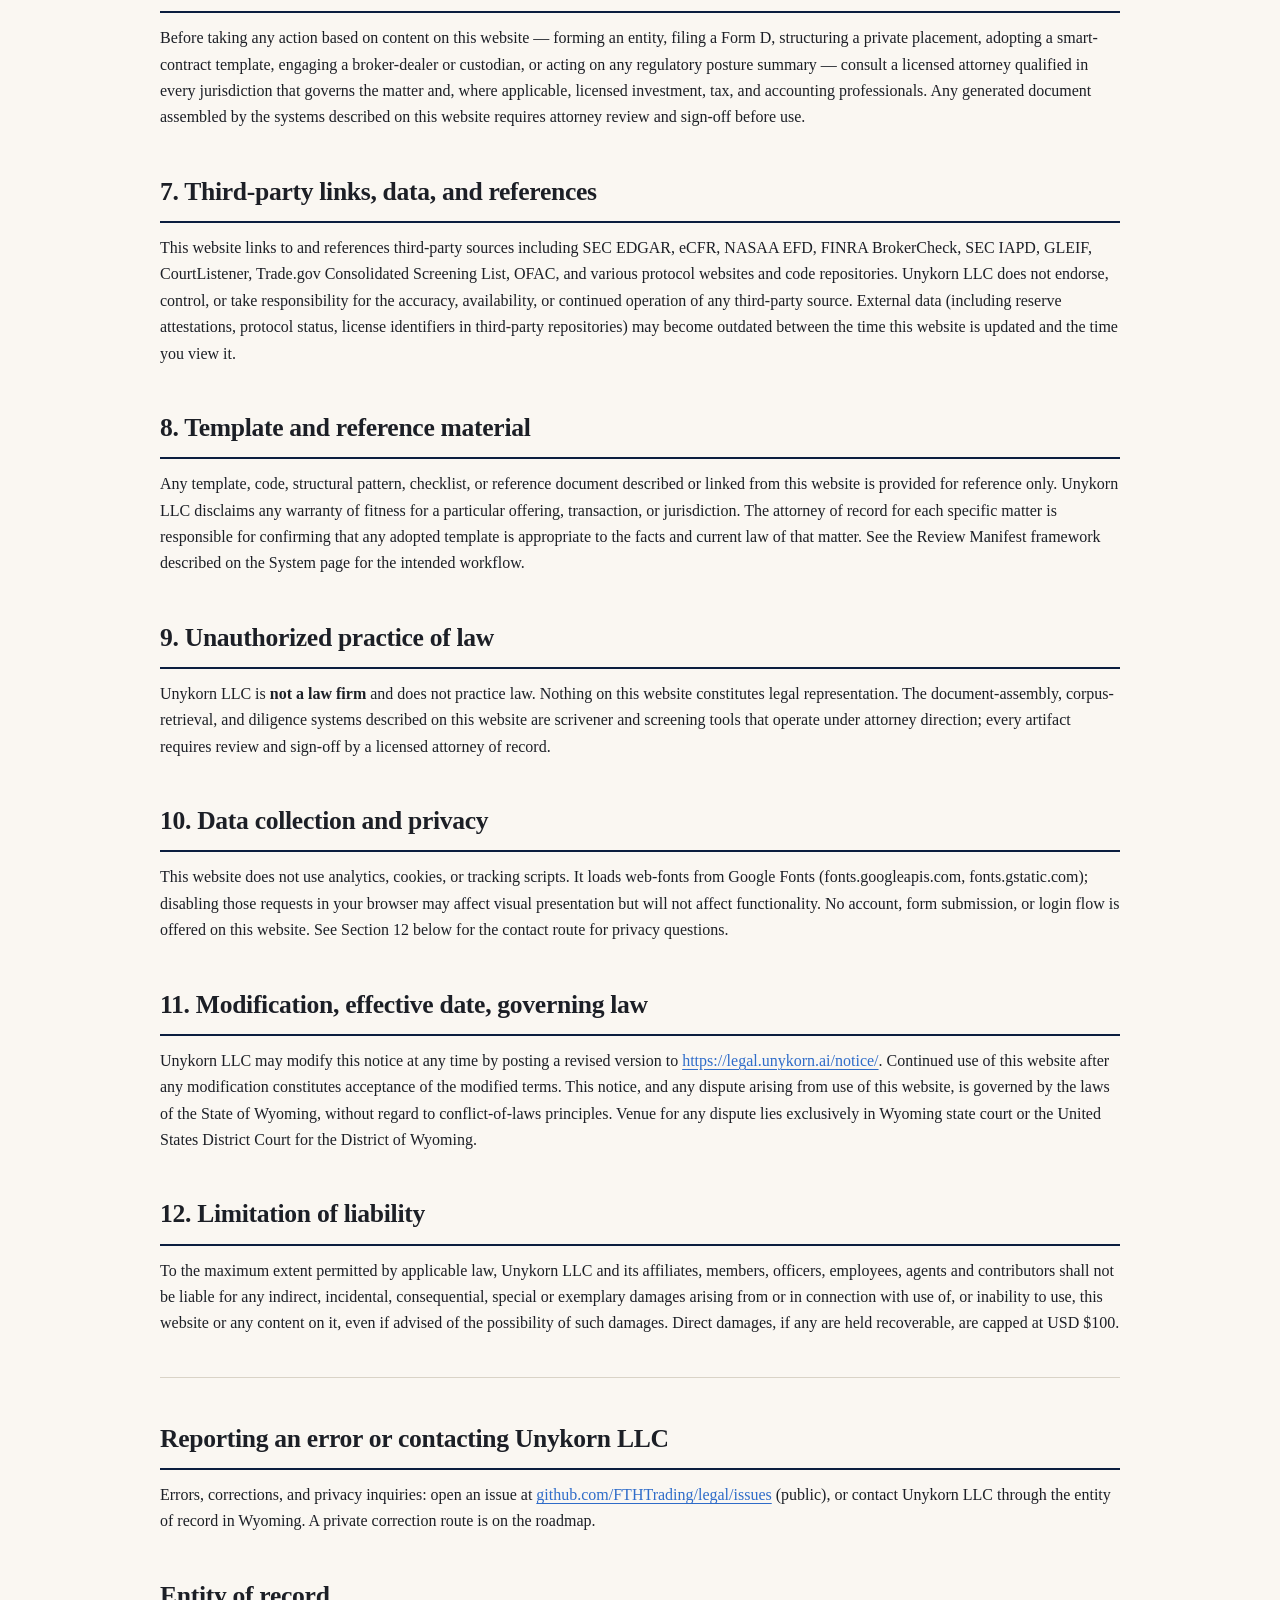
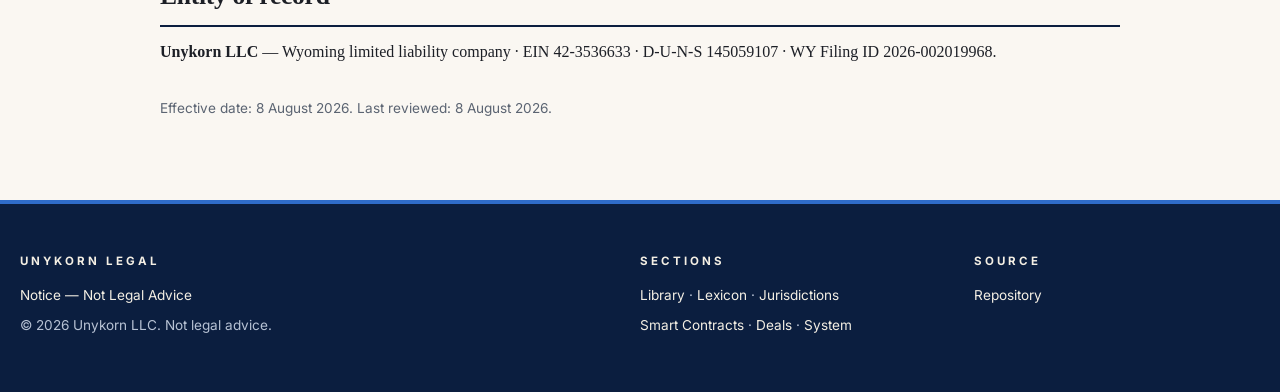
<file: notice/index.html>
<!DOCTYPE html>
<html lang="en">
<head>
<meta charset="UTF-8" />
<meta name="viewport" content="width=device-width, initial-scale=1.0" />
<title>Notice &mdash; Not Legal Advice &mdash; Unykorn Legal</title>
<meta name="description" content="UPL Notice: no attorney-client relationship, no legal advice, no warranty, direction to consult licensed counsel." />
<link href="https://fonts.googleapis.com/css2?family=Inter:wght@400;500;600;700&display=swap" rel="stylesheet" />
<link rel="stylesheet" href="../_ds/tokens.css" />
<link rel="stylesheet" href="../_ds/layout.css" />
<link rel="stylesheet" href="../_ds/components.css" />
<link rel="stylesheet" href="../_ds/subpage.css" />
<link rel="stylesheet" href="../_ds/print.css" media="print" />
</head>
<body>

<header class="topbar">
  <div class="topbar-inner">
    <a href="/" class="topbar-brand">Unykorn&nbsp;<span class="mark">Legal</span></a>
    <nav class="topbar-nav">
      <a href="/library/">Library</a>
      <a href="/lexicon/">Lexicon</a>
      <a href="/jurisdictions/">Jurisdictions</a>
      <a href="/smart-contracts/">Smart Contracts</a>
      <a href="/deals/">Deals</a>
      <a href="/system/">System</a>
    </nav>
  </div>
</header>

<nav class="crumbs"><a href="/">Home</a><span class="sep">/</span><span class="current">Notice</span></nav>

<section class="subhero">
  <div class="subhero-inner">
    <div class="eyebrow">Legal Notice &middot; Last reviewed 2026-08-08</div>
    <h1>Notice &mdash; Not Legal Advice</h1>
    <p class="lede">Read before using any content on legal.unykorn.ai. If any section of this notice conflicts with a page on this site, this notice controls.</p>
  </div>
</section>

<main class="content-wide">

<div class="callout critical">
  <span class="cta-label">Attorney Advertising</span>
  <p>To the extent required by rules of professional conduct in any jurisdiction (including but not limited to New York, New Jersey and Texas), this website constitutes attorney advertising. Prior results do not guarantee a similar outcome.</p>
</div>

<h2>1. No attorney&ndash;client relationship</h2>
<p>Access to this website, use of any content on it, or transmission of any information to or through it does <strong>not</strong> create an attorney&ndash;client relationship between you and Unykorn LLC, any of its personnel, or any attorney identified in connection with this website. Unsolicited communications you send through this website, by email, or otherwise are <strong>not privileged</strong> and are <strong>not treated as confidential</strong>. Do not send information you consider sensitive or confidential until an attorney&ndash;client relationship has been formally established in writing.</p>

<h2>2. Not legal advice</h2>
<p>Every page on legal.unykorn.ai is <strong>general reference information</strong>, not legal advice, and is not tailored to any person's specific facts, jurisdiction, or objectives. Content on this website is not a substitute for the advice of a licensed attorney competent in the relevant jurisdiction. No one should act, or refrain from acting, in reliance on any content of this website without first obtaining advice from qualified counsel for their specific matter.</p>

<h2>3. Not investment, tax, or accounting advice</h2>
<p>Content on this website discusses securities offerings, private placements, accredited investor status, tokenization, custody arrangements, and related financial topics. None of that constitutes investment advice, a recommendation to buy or sell any security, tax advice, or accounting advice. Consult a licensed investment adviser, tax professional, or accountant regarding your specific situation.</p>

<h2>4. No warranty of accuracy or currency</h2>
<p>Content on this website is provided <strong>AS IS</strong> and <strong>AS AVAILABLE</strong>. Statutory citations, regulatory posture summaries, filing deadlines, license claims, and any figures (including but not limited to protocol AUM/TVL, filing fees, or reserve balances) may be superseded, out of date, or inaccurate as of any given moment. Regulatory landscapes covered by this website (US federal + state; UK FCA; EU MiCA/AMLR/AMLD; Singapore MAS; UAE DIFC/ADGM/VARA; Hong Kong SFC/HKMA; Swiss FINMA; Cayman CIMA; BVI FSC; Japan FSA) change frequently. Confirm any figure, deadline, or regulatory statement against the primary source and current administrator publications before relying on it.</p>

<h2>5. Jurisdictional limitations</h2>
<p>This website is operated from the United States by Unykorn LLC, a Wyoming limited liability company. No representation is made that any content is appropriate or lawful for use in any jurisdiction, or that any person associated with Unykorn LLC is admitted to practice law in any particular jurisdiction. This website is directed to sophisticated commercial and institutional readers; nothing on it is intended for retail investors, and it is not intended to solicit clients in jurisdictions where doing so would violate applicable rules.</p>

<h2>6. Direction to consult licensed counsel</h2>
<p>Before taking any action based on content on this website &mdash; forming an entity, filing a Form D, structuring a private placement, adopting a smart-contract template, engaging a broker-dealer or custodian, or acting on any regulatory posture summary &mdash; consult a licensed attorney qualified in every jurisdiction that governs the matter and, where applicable, licensed investment, tax, and accounting professionals. Any generated document assembled by the systems described on this website requires attorney review and sign-off before use.</p>

<h2>7. Third-party links, data, and references</h2>
<p>This website links to and references third-party sources including SEC EDGAR, eCFR, NASAA EFD, FINRA BrokerCheck, SEC IAPD, GLEIF, CourtListener, Trade.gov Consolidated Screening List, OFAC, and various protocol websites and code repositories. Unykorn LLC does not endorse, control, or take responsibility for the accuracy, availability, or continued operation of any third-party source. External data (including reserve attestations, protocol status, license identifiers in third-party repositories) may become outdated between the time this website is updated and the time you view it.</p>

<h2>8. Template and reference material</h2>
<p>Any template, code, structural pattern, checklist, or reference document described or linked from this website is provided for reference only. Unykorn LLC disclaims any warranty of fitness for a particular offering, transaction, or jurisdiction. The attorney of record for each specific matter is responsible for confirming that any adopted template is appropriate to the facts and current law of that matter. See the Review Manifest framework described on the System page for the intended workflow.</p>

<h2>9. Unauthorized practice of law</h2>
<p>Unykorn LLC is <strong>not a law firm</strong> and does not practice law. Nothing on this website constitutes legal representation. The document-assembly, corpus-retrieval, and diligence systems described on this website are scrivener and screening tools that operate under attorney direction; every artifact requires review and sign-off by a licensed attorney of record.</p>

<h2>10. Data collection and privacy</h2>
<p>This website does not use analytics, cookies, or tracking scripts. It loads web-fonts from Google Fonts (fonts.googleapis.com, fonts.gstatic.com); disabling those requests in your browser may affect visual presentation but will not affect functionality. No account, form submission, or login flow is offered on this website. See Section 12 below for the contact route for privacy questions.</p>

<h2>11. Modification, effective date, governing law</h2>
<p>Unykorn LLC may modify this notice at any time by posting a revised version to <a href="/notice/">https://legal.unykorn.ai/notice/</a>. Continued use of this website after any modification constitutes acceptance of the modified terms. This notice, and any dispute arising from use of this website, is governed by the laws of the State of Wyoming, without regard to conflict-of-laws principles. Venue for any dispute lies exclusively in Wyoming state court or the United States District Court for the District of Wyoming.</p>

<h2>12. Limitation of liability</h2>
<p>To the maximum extent permitted by applicable law, Unykorn LLC and its affiliates, members, officers, employees, agents and contributors shall not be liable for any indirect, incidental, consequential, special or exemplary damages arising from or in connection with use of, or inability to use, this website or any content on it, even if advised of the possibility of such damages. Direct damages, if any are held recoverable, are capped at USD $100.</p>

<hr class="divider" />

<h2>Reporting an error or contacting Unykorn LLC</h2>
<p>Errors, corrections, and privacy inquiries: open an issue at <a href="https://github.com/FTHTrading/legal/issues">github.com/FTHTrading/legal/issues</a> (public), or contact Unykorn LLC through the entity of record in Wyoming. A private correction route is on the roadmap.</p>

<h2>Entity of record</h2>
<p><strong>Unykorn LLC</strong> &mdash; Wyoming limited liability company &middot; EIN 42-3536633 &middot; D-U-N-S 145059107 &middot; WY Filing ID 2026-002019968.</p>

<p style="color: #5b6472; font-family: Inter, sans-serif; font-size: 0.85rem; margin-top: 2rem;">Effective date: 8 August 2026. Last reviewed: 8 August 2026.</p>

</main>

<footer class="footer">
  <div class="footer-inner">
    <div>
      <h4>Unykorn Legal</h4>
      <p><a href="/notice/">Notice &mdash; Not Legal Advice</a></p>
      <p>&copy; 2026 Unykorn LLC. Not legal advice.</p>
    </div>
    <div>
      <h4>Sections</h4>
      <p><a href="/library/">Library</a> &middot; <a href="/lexicon/">Lexicon</a> &middot; <a href="/jurisdictions/">Jurisdictions</a></p>
      <p><a href="/smart-contracts/">Smart Contracts</a> &middot; <a href="/deals/">Deals</a> &middot; <a href="/system/">System</a></p>
    </div>
    <div>
      <h4>Source</h4>
      <p><a href="https://github.com/FTHTrading/legal">Repository</a></p>
    </div>
  </div>
</footer>

</body>
</html>
</file>
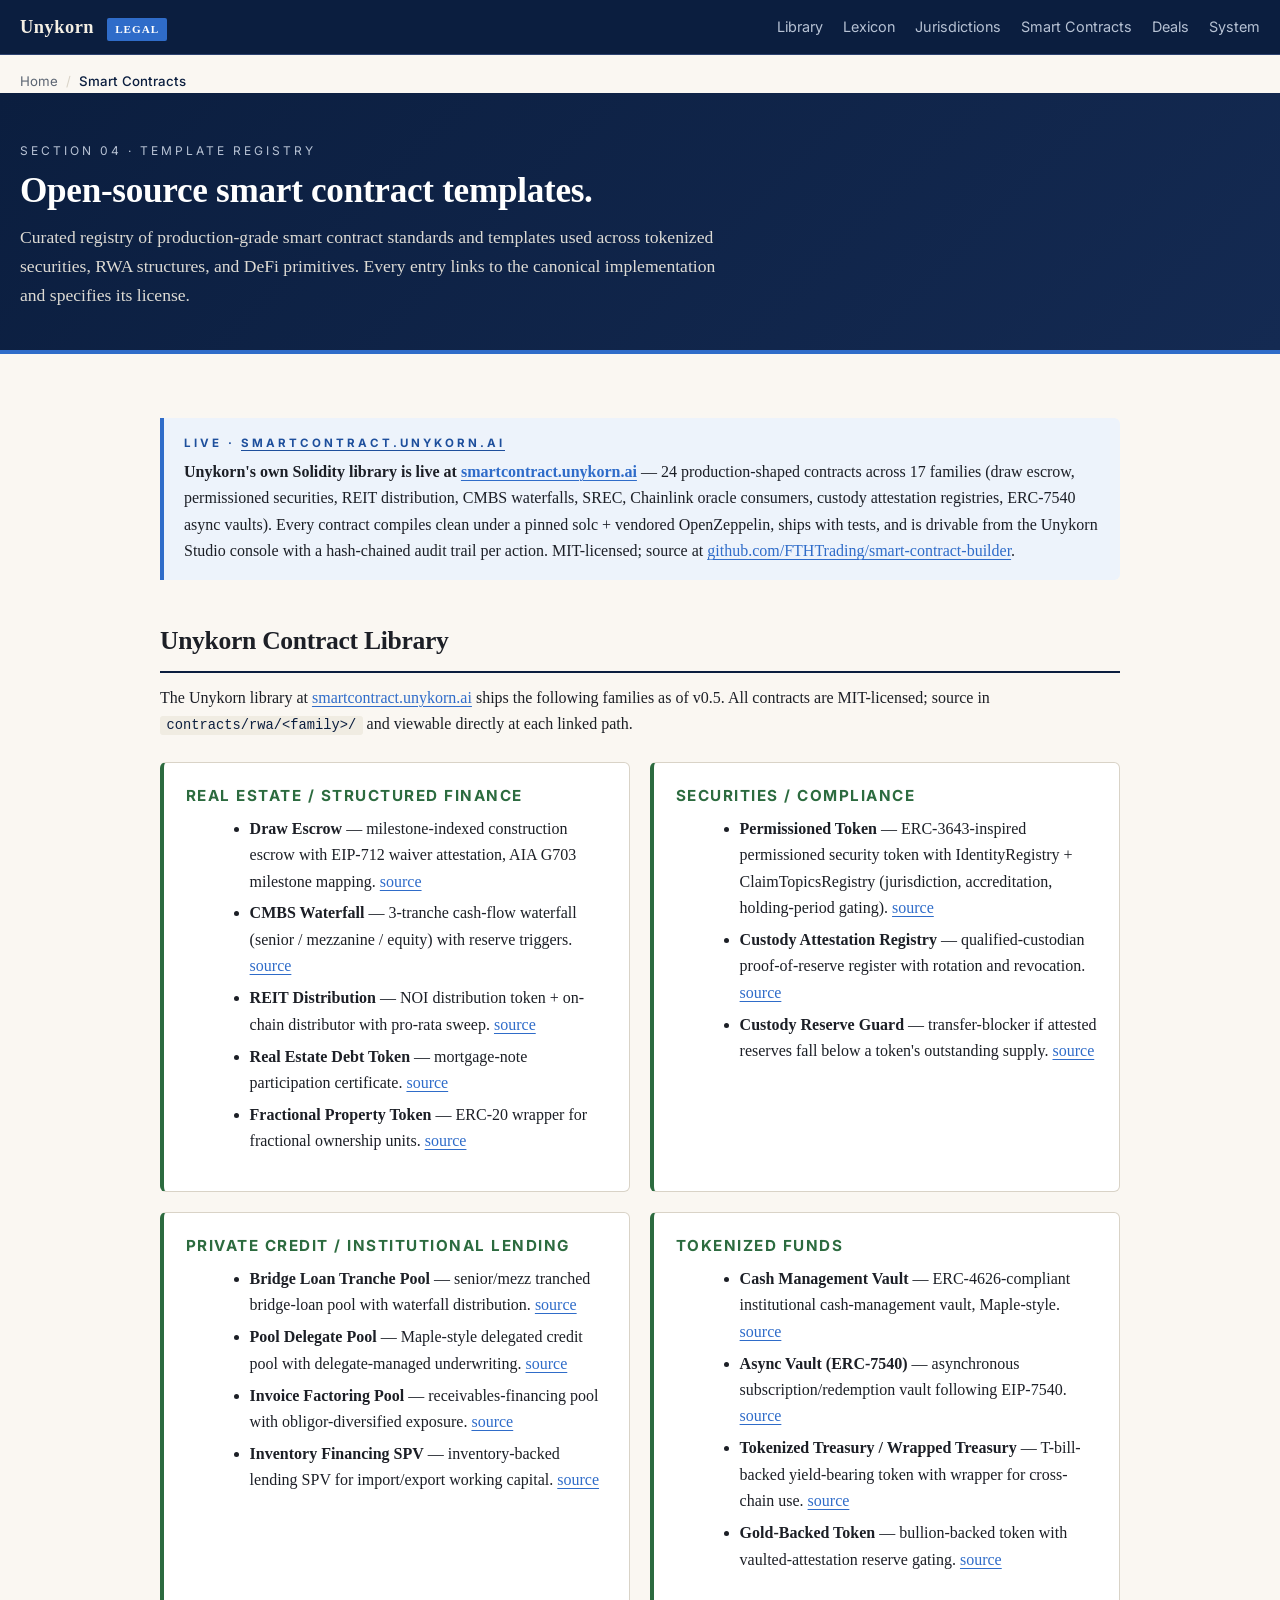
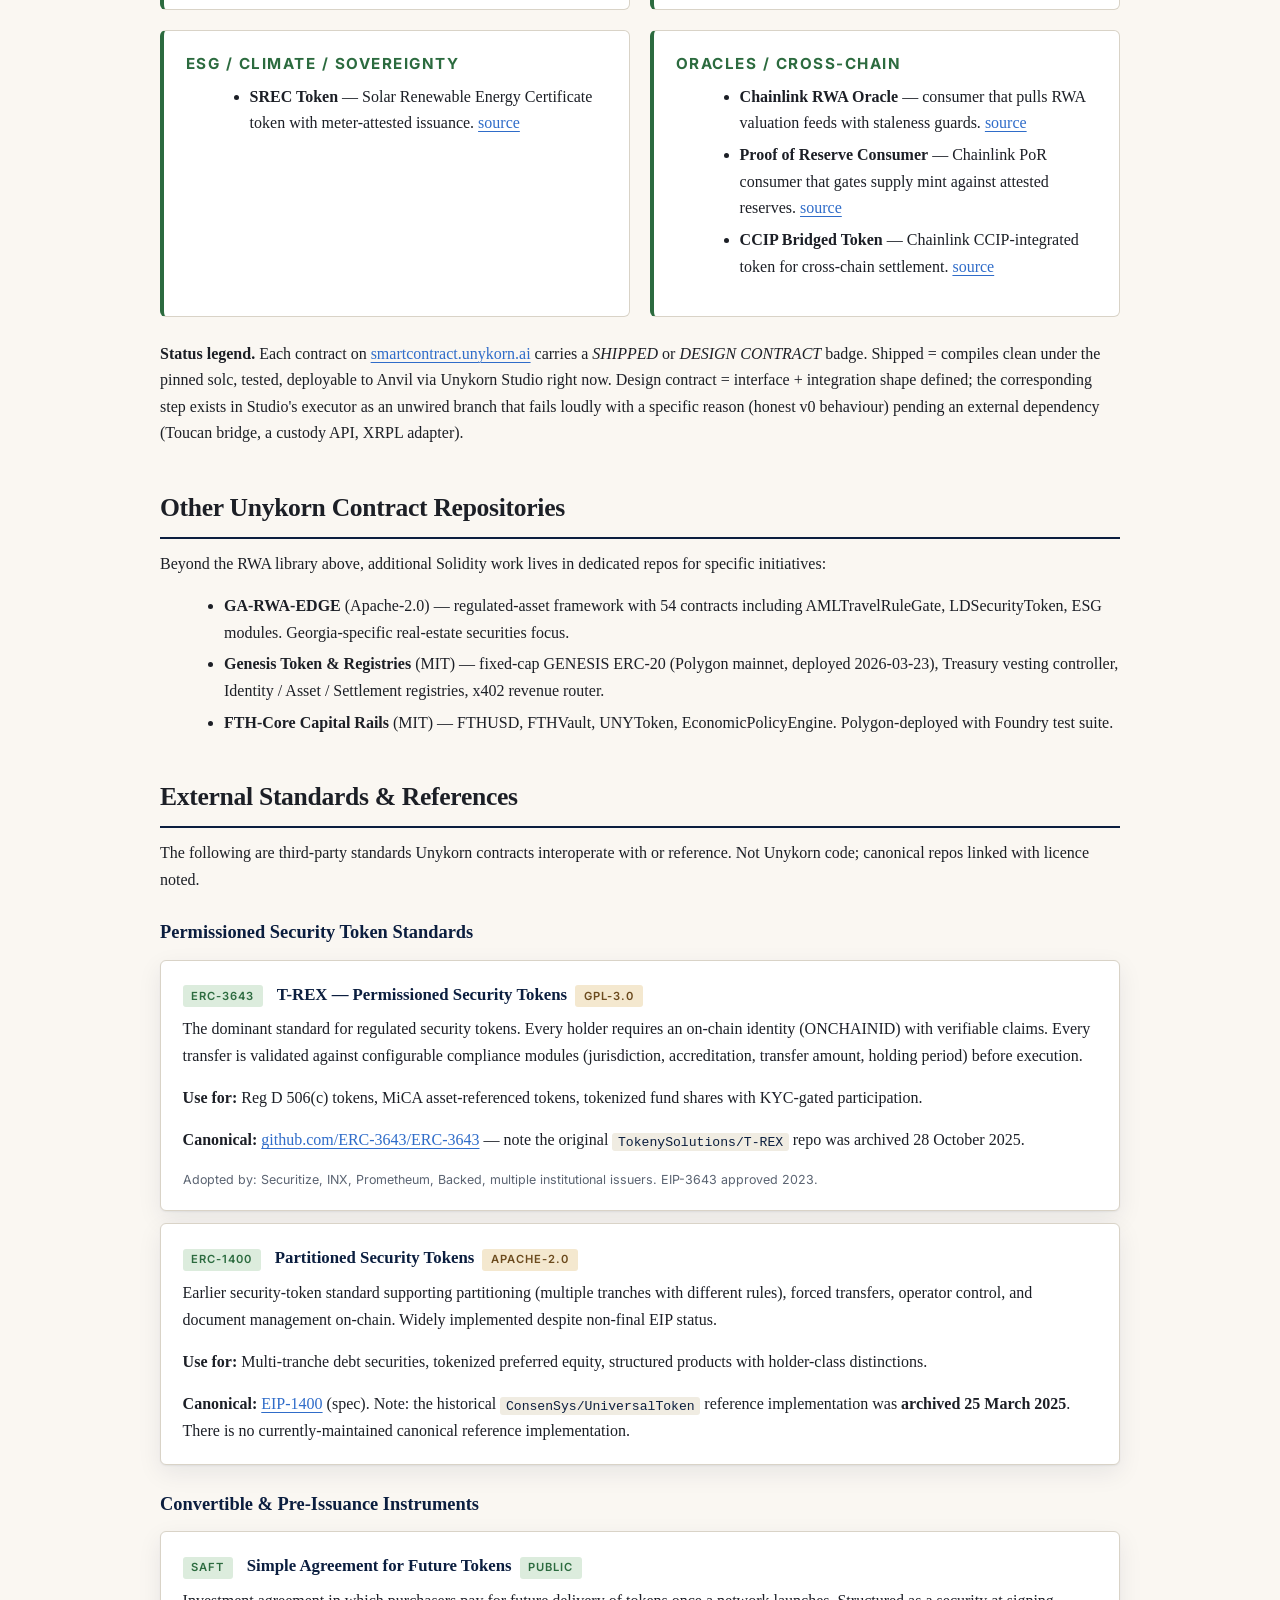
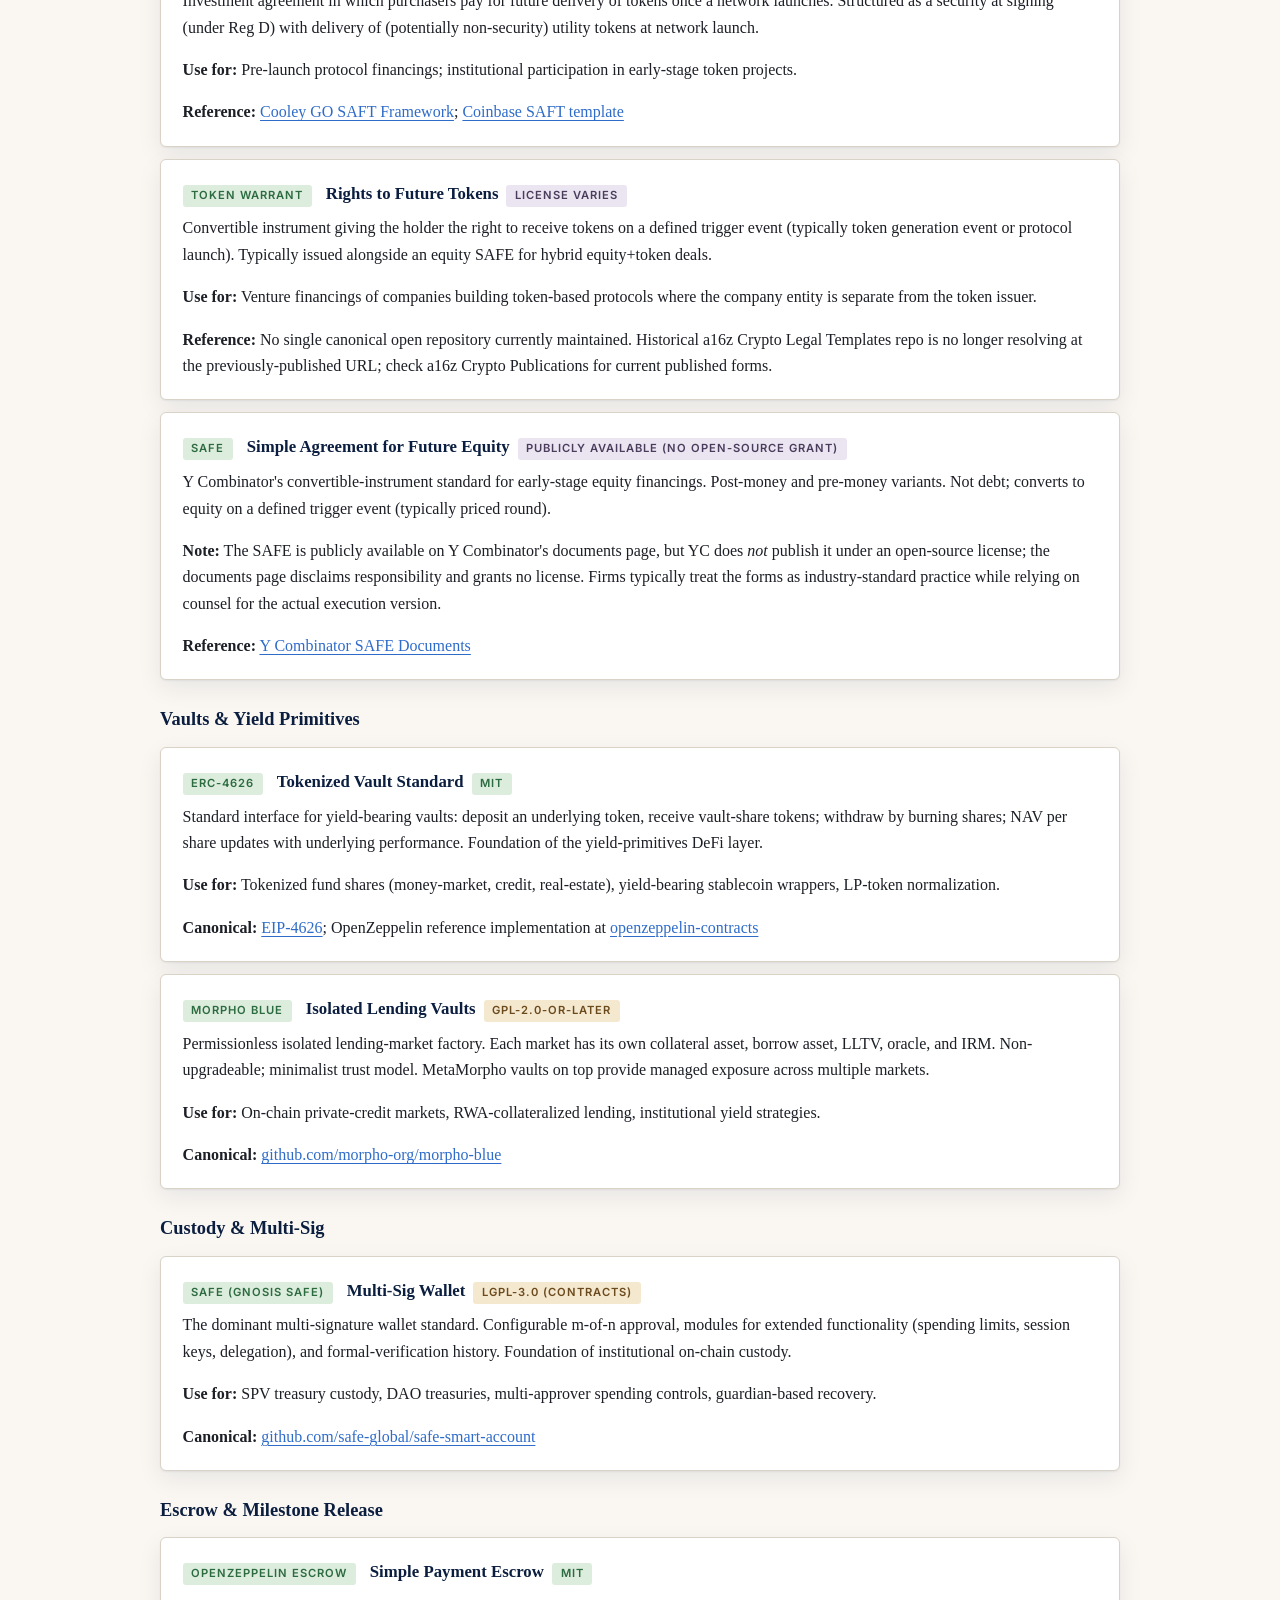
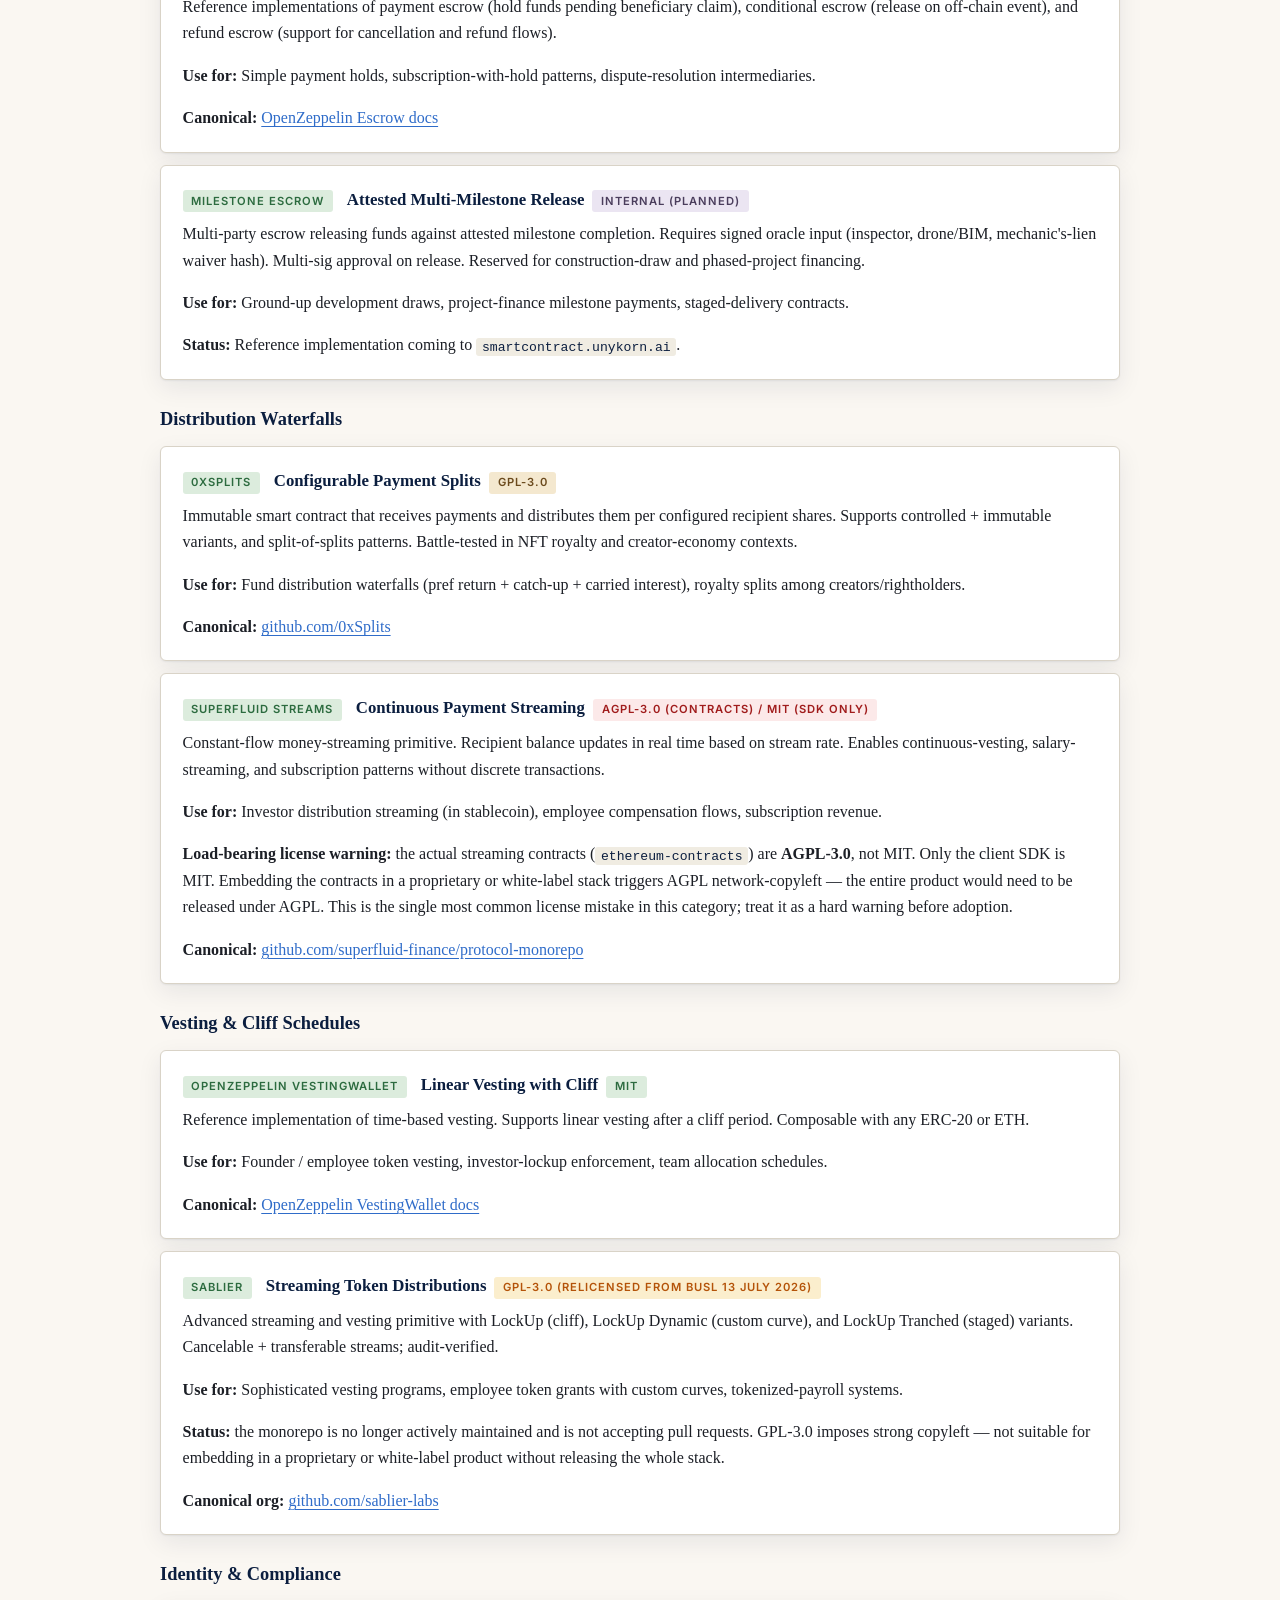
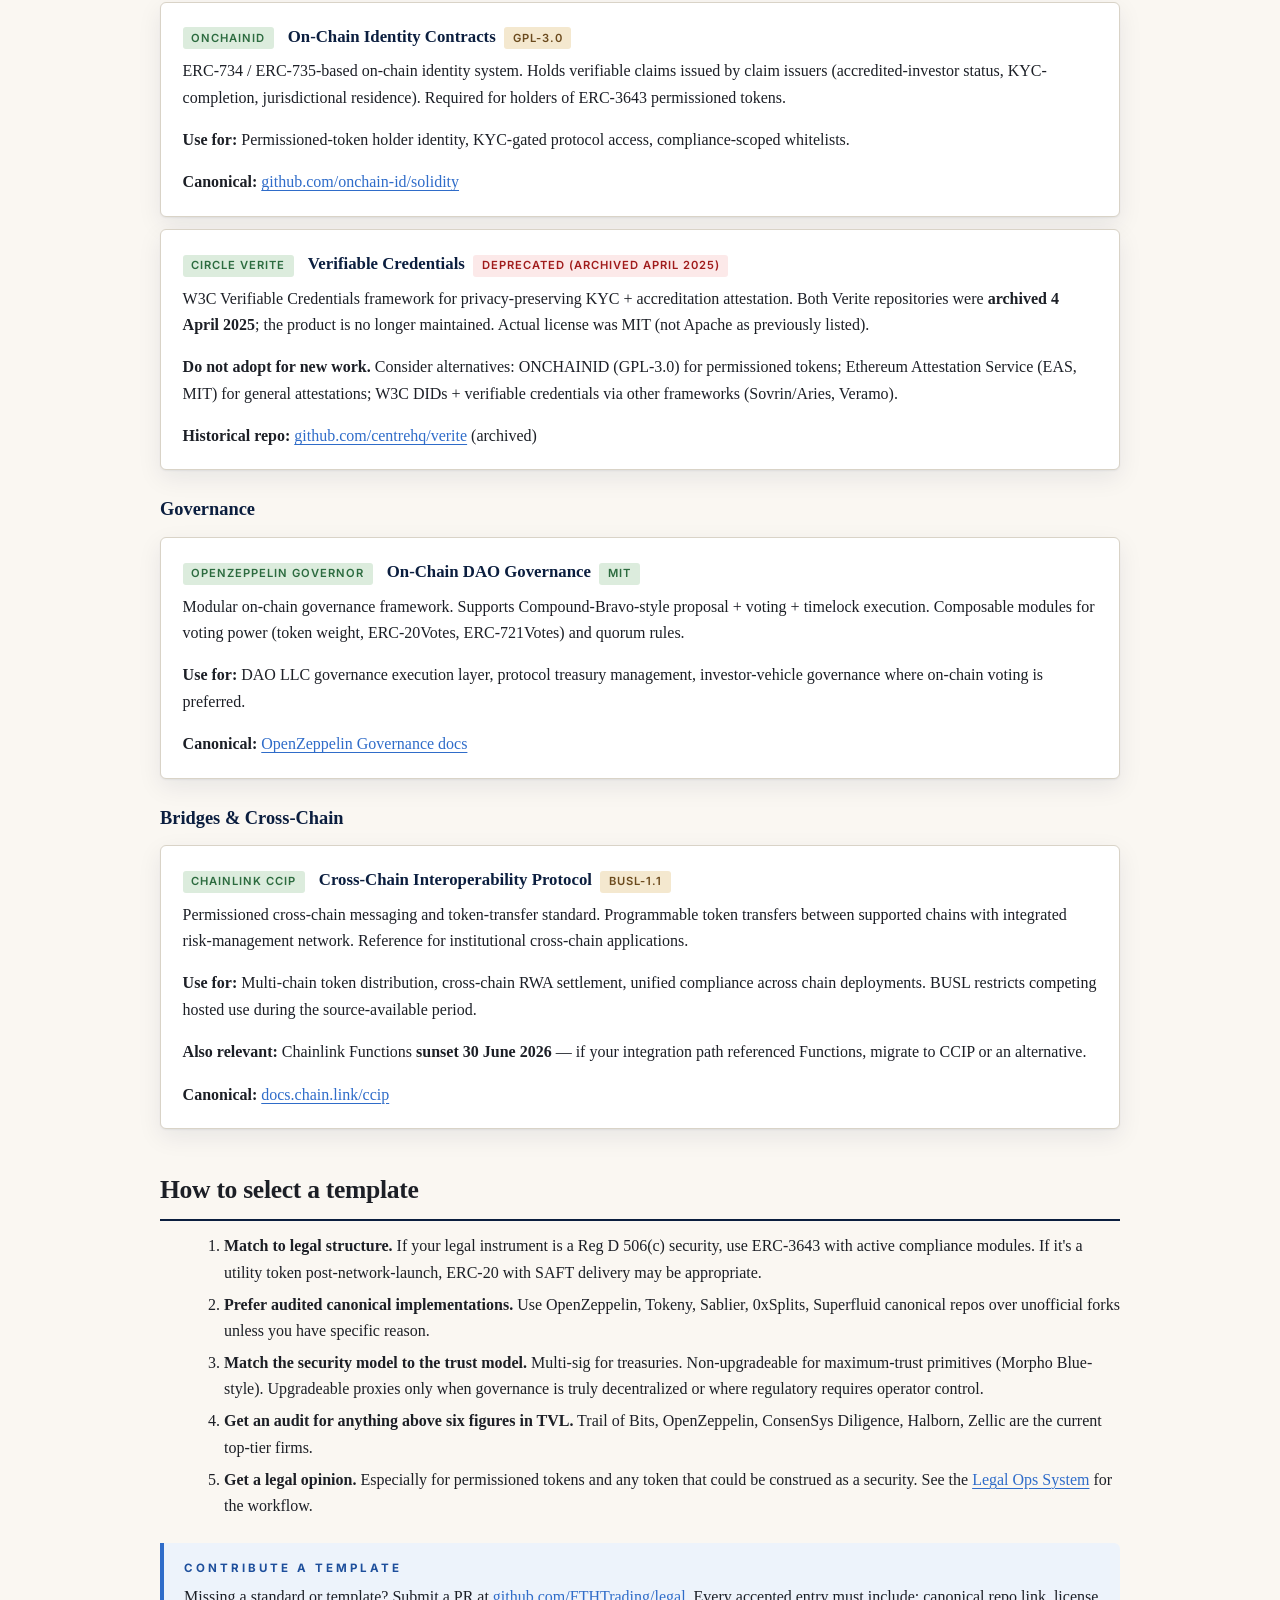
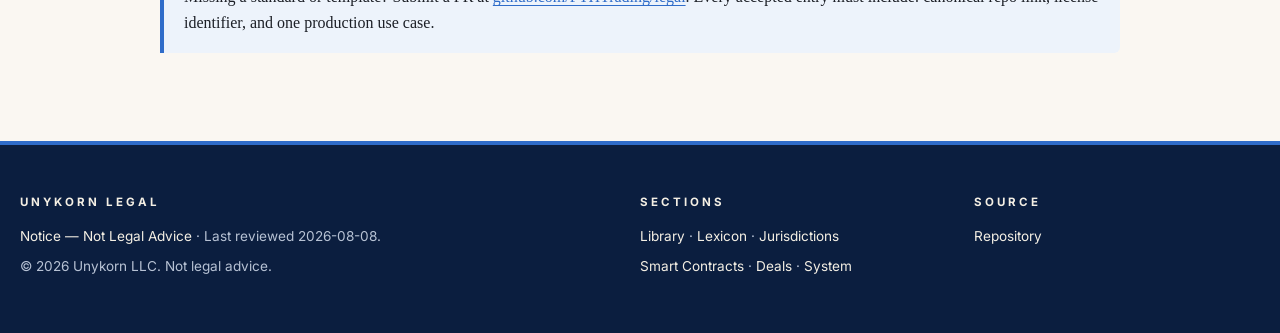
<file: smart-contracts/index.html>
<!DOCTYPE html>
<html lang="en">
<head>
<meta charset="UTF-8" />
<meta name="viewport" content="width=device-width, initial-scale=1.0" />
<title>Smart Contract Templates &mdash; Unykorn Legal</title>
<meta name="description" content="Open-license template registry for tokenized securities: ERC-3643, ERC-1400, SAFTs, token warrants, vault contracts, escrow, waterfalls, and staking." />
<link href="https://fonts.googleapis.com/css2?family=Inter:wght@400;500;600;700&display=swap" rel="stylesheet" />
<link rel="stylesheet" href="../_ds/tokens.css" />
<link rel="stylesheet" href="../_ds/layout.css" />
<link rel="stylesheet" href="../_ds/components.css" />
<link rel="stylesheet" href="../_ds/subpage.css" />
<link rel="stylesheet" href="../_ds/print.css" media="print" />
</head>
<body>

<header class="topbar">
  <div class="topbar-inner">
    <a href="/" class="topbar-brand">Unykorn&nbsp;<span class="mark">Legal</span></a>
    <nav class="topbar-nav"><a href="/library/">Library</a><a href="/lexicon/">Lexicon</a><a href="/jurisdictions/">Jurisdictions</a><a href="/smart-contracts/">Smart Contracts</a><a href="/deals/">Deals</a><a href="/system/">System</a></nav>
  </div>
</header>

<nav class="crumbs"><a href="/">Home</a><span class="sep">/</span><span class="current">Smart Contracts</span></nav>

<section class="subhero">
  <div class="subhero-inner">
    <div class="eyebrow">Section 04 &middot; Template Registry</div>
    <h1>Open-source smart contract templates.</h1>
    <p class="lede">Curated registry of production-grade smart contract standards and templates used across tokenized securities, RWA structures, and DeFi primitives. Every entry links to the canonical implementation and specifies its license.</p>
  </div>
</section>

<main class="content-wide">

<div class="callout">
  <span class="cta-label">Live &middot; <a href="https://smartcontract.unykorn.ai" style="color: inherit;">smartcontract.unykorn.ai</a></span>
  <p><strong>Unykorn's own Solidity library is live at <a href="https://smartcontract.unykorn.ai">smartcontract.unykorn.ai</a></strong> &mdash; 24 production-shaped contracts across 17 families (draw escrow, permissioned securities, REIT distribution, CMBS waterfalls, SREC, Chainlink oracle consumers, custody attestation registries, ERC-7540 async vaults). Every contract compiles clean under a pinned solc + vendored OpenZeppelin, ships with tests, and is drivable from the Unykorn Studio console with a hash-chained audit trail per action. MIT-licensed; source at <a href="https://github.com/FTHTrading/smart-contract-builder">github.com/FTHTrading/smart-contract-builder</a>.</p>
</div>

<h2 id="unykorn-library">Unykorn Contract Library</h2>
<p>The Unykorn library at <a href="https://smartcontract.unykorn.ai">smartcontract.unykorn.ai</a> ships the following families as of v0.5. All contracts are MIT-licensed; source in <code>contracts/rwa/&lt;family&gt;/</code> and viewable directly at each linked path.</p>

<div class="split">

  <div class="col do">
    <h3>Real Estate / Structured Finance</h3>
    <ul>
      <li><strong>Draw Escrow</strong> &mdash; milestone-indexed construction escrow with EIP-712 waiver attestation, AIA G703 milestone mapping. <a href="https://github.com/FTHTrading/smart-contract-builder/tree/main/contracts/rwa/draw-escrow">source</a></li>
      <li><strong>CMBS Waterfall</strong> &mdash; 3-tranche cash-flow waterfall (senior / mezzanine / equity) with reserve triggers. <a href="https://github.com/FTHTrading/smart-contract-builder/blob/main/contracts/rwa/cmbs-tranche/CMBSWaterfall.sol">source</a></li>
      <li><strong>REIT Distribution</strong> &mdash; NOI distribution token + on-chain distributor with pro-rata sweep. <a href="https://github.com/FTHTrading/smart-contract-builder/tree/main/contracts/rwa/reit-distribution">source</a></li>
      <li><strong>Real Estate Debt Token</strong> &mdash; mortgage-note participation certificate. <a href="https://github.com/FTHTrading/smart-contract-builder/blob/main/contracts/rwa/real-estate-debt/RealEstateDebtToken.sol">source</a></li>
      <li><strong>Fractional Property Token</strong> &mdash; ERC-20 wrapper for fractional ownership units. <a href="https://github.com/FTHTrading/smart-contract-builder/blob/main/contracts/rwa/fractional-property/FractionalPropertyToken.sol">source</a></li>
    </ul>
  </div>

  <div class="col do">
    <h3>Securities / Compliance</h3>
    <ul>
      <li><strong>Permissioned Token</strong> &mdash; ERC-3643-inspired permissioned security token with IdentityRegistry + ClaimTopicsRegistry (jurisdiction, accreditation, holding-period gating). <a href="https://github.com/FTHTrading/smart-contract-builder/tree/main/contracts/rwa/permissioned-security">source</a></li>
      <li><strong>Custody Attestation Registry</strong> &mdash; qualified-custodian proof-of-reserve register with rotation and revocation. <a href="https://github.com/FTHTrading/smart-contract-builder/blob/main/contracts/custody/CustodyAttestationRegistry.sol">source</a></li>
      <li><strong>Custody Reserve Guard</strong> &mdash; transfer-blocker if attested reserves fall below a token's outstanding supply. <a href="https://github.com/FTHTrading/smart-contract-builder/blob/main/contracts/custody/CustodyReserveGuard.sol">source</a></li>
    </ul>
  </div>

  <div class="col do">
    <h3>Private Credit / Institutional Lending</h3>
    <ul>
      <li><strong>Bridge Loan Tranche Pool</strong> &mdash; senior/mezz tranched bridge-loan pool with waterfall distribution. <a href="https://github.com/FTHTrading/smart-contract-builder/blob/main/contracts/rwa/bridge-loan-pool/BridgeLoanTranchePool.sol">source</a></li>
      <li><strong>Pool Delegate Pool</strong> &mdash; Maple-style delegated credit pool with delegate-managed underwriting. <a href="https://github.com/FTHTrading/smart-contract-builder/blob/main/contracts/rwa/private-credit-pool/PoolDelegatePool.sol">source</a></li>
      <li><strong>Invoice Factoring Pool</strong> &mdash; receivables-financing pool with obligor-diversified exposure. <a href="https://github.com/FTHTrading/smart-contract-builder/blob/main/contracts/rwa/invoice-factoring/InvoiceFactoringPool.sol">source</a></li>
      <li><strong>Inventory Financing SPV</strong> &mdash; inventory-backed lending SPV for import/export working capital. <a href="https://github.com/FTHTrading/smart-contract-builder/blob/main/contracts/rwa/inventory-financing/InventoryFinancingSPV.sol">source</a></li>
    </ul>
  </div>

  <div class="col do">
    <h3>Tokenized Funds</h3>
    <ul>
      <li><strong>Cash Management Vault</strong> &mdash; ERC-4626-compliant institutional cash-management vault, Maple-style. <a href="https://github.com/FTHTrading/smart-contract-builder/blob/main/contracts/rwa/cash-management/CashManagementVault.sol">source</a></li>
      <li><strong>Async Vault (ERC-7540)</strong> &mdash; asynchronous subscription/redemption vault following EIP-7540. <a href="https://github.com/FTHTrading/smart-contract-builder/blob/main/contracts/rwa/async-vault-7540/AsyncVault7540.sol">source</a></li>
      <li><strong>Tokenized Treasury / Wrapped Treasury</strong> &mdash; T-bill-backed yield-bearing token with wrapper for cross-chain use. <a href="https://github.com/FTHTrading/smart-contract-builder/tree/main/contracts/rwa/tokenized-treasury">source</a></li>
      <li><strong>Gold-Backed Token</strong> &mdash; bullion-backed token with vaulted-attestation reserve gating. <a href="https://github.com/FTHTrading/smart-contract-builder/blob/main/contracts/rwa/gold-backed/GoldBackedToken.sol">source</a></li>
    </ul>
  </div>

  <div class="col do">
    <h3>ESG / Climate / Sovereignty</h3>
    <ul>
      <li><strong>SREC Token</strong> &mdash; Solar Renewable Energy Certificate token with meter-attested issuance. <a href="https://github.com/FTHTrading/smart-contract-builder/blob/main/contracts/rwa/srec-token/SRECToken.sol">source</a></li>
    </ul>
  </div>

  <div class="col do">
    <h3>Oracles / Cross-chain</h3>
    <ul>
      <li><strong>Chainlink RWA Oracle</strong> &mdash; consumer that pulls RWA valuation feeds with staleness guards. <a href="https://github.com/FTHTrading/smart-contract-builder/blob/main/contracts/rwa/chainlink-oracle/RWAOracle.sol">source</a></li>
      <li><strong>Proof of Reserve Consumer</strong> &mdash; Chainlink PoR consumer that gates supply mint against attested reserves. <a href="https://github.com/FTHTrading/smart-contract-builder/blob/main/contracts/rwa/chainlink-proof-of-reserve/ProofOfReserveConsumer.sol">source</a></li>
      <li><strong>CCIP Bridged Token</strong> &mdash; Chainlink CCIP-integrated token for cross-chain settlement. <a href="https://github.com/FTHTrading/smart-contract-builder/blob/main/contracts/rwa/chainlink-ccip-bridge/CCIPBridgedToken.sol">source</a></li>
    </ul>
  </div>

</div>

<p><strong>Status legend.</strong> Each contract on <a href="https://smartcontract.unykorn.ai">smartcontract.unykorn.ai</a> carries a <em>SHIPPED</em> or <em>DESIGN CONTRACT</em> badge. Shipped = compiles clean under the pinned solc, tested, deployable to Anvil via Unykorn Studio right now. Design contract = interface + integration shape defined; the corresponding step exists in Studio's executor as an unwired branch that fails loudly with a specific reason (honest v0 behaviour) pending an external dependency (Toucan bridge, a custody API, XRPL adapter).</p>

<h2>Other Unykorn Contract Repositories</h2>
<p>Beyond the RWA library above, additional Solidity work lives in dedicated repos for specific initiatives:</p>
<ul>
  <li><strong>GA-RWA-EDGE</strong> (Apache-2.0) &mdash; regulated-asset framework with 54 contracts including AMLTravelRuleGate, LDSecurityToken, ESG modules. Georgia-specific real-estate securities focus.</li>
  <li><strong>Genesis Token &amp; Registries</strong> (MIT) &mdash; fixed-cap GENESIS ERC-20 (Polygon mainnet, deployed 2026-03-23), Treasury vesting controller, Identity / Asset / Settlement registries, x402 revenue router.</li>
  <li><strong>FTH-Core Capital Rails</strong> (MIT) &mdash; FTHUSD, FTHVault, UNYToken, EconomicPolicyEngine. Polygon-deployed with Foundry test suite.</li>
</ul>

<h2>External Standards &amp; References</h2>
<p>The following are third-party standards Unykorn contracts interoperate with or reference. Not Unykorn code; canonical repos linked with licence noted.</p>

<h3>Permissioned Security Token Standards</h3>

<div class="card">
  <h3><span class="badge b-cat-templates">ERC-3643</span> T-REX &mdash; Permissioned Security Tokens <span class="badge b-lic-industry">GPL-3.0</span></h3>
  <p>The dominant standard for regulated security tokens. Every holder requires an on-chain identity (ONCHAINID) with verifiable claims. Every transfer is validated against configurable compliance modules (jurisdiction, accreditation, transfer amount, holding period) before execution.</p>
  <p><strong>Use for:</strong> Reg D 506(c) tokens, MiCA asset-referenced tokens, tokenized fund shares with KYC-gated participation.</p>
  <p><strong>Canonical:</strong> <a href="https://github.com/ERC-3643/ERC-3643">github.com/ERC-3643/ERC-3643</a> &mdash; note the original <code>TokenySolutions/T-REX</code> repo was archived 28 October 2025.</p>
  <div class="meta">Adopted by: Securitize, INX, Prometheum, Backed, multiple institutional issuers. EIP-3643 approved 2023.</div>
</div>

<div class="card">
  <h3><span class="badge b-cat-templates">ERC-1400</span> Partitioned Security Tokens <span class="badge b-lic-industry">Apache-2.0</span></h3>
  <p>Earlier security-token standard supporting partitioning (multiple tranches with different rules), forced transfers, operator control, and document management on-chain. Widely implemented despite non-final EIP status.</p>
  <p><strong>Use for:</strong> Multi-tranche debt securities, tokenized preferred equity, structured products with holder-class distinctions.</p>
  <p><strong>Canonical:</strong> <a href="https://github.com/ethereum/eips/issues/1411">EIP-1400</a> (spec). Note: the historical <code>ConsenSys/UniversalToken</code> reference implementation was <strong>archived 25 March 2025</strong>. There is no currently-maintained canonical reference implementation.</p>
</div>

<h3>Convertible &amp; Pre-Issuance Instruments</h3>

<div class="card">
  <h3><span class="badge b-cat-templates">SAFT</span> Simple Agreement for Future Tokens <span class="badge b-lic-public">Public</span></h3>
  <p>Investment agreement in which purchasers pay for future delivery of tokens once a network launches. Structured as a security at signing (under Reg D) with delivery of (potentially non-security) utility tokens at network launch.</p>
  <p><strong>Use for:</strong> Pre-launch protocol financings; institutional participation in early-stage token projects.</p>
  <p><strong>Reference:</strong> <a href="https://www.cooleygo.com/documents/simple-agreement-for-future-tokens/">Cooley GO SAFT Framework</a>; <a href="https://coinbase.com/legal/safts">Coinbase SAFT template</a></p>
</div>

<div class="card">
  <h3><span class="badge b-cat-templates">Token Warrant</span> Rights to Future Tokens <span class="badge b-lic-internal">License varies</span></h3>
  <p>Convertible instrument giving the holder the right to receive tokens on a defined trigger event (typically token generation event or protocol launch). Typically issued alongside an equity SAFE for hybrid equity+token deals.</p>
  <p><strong>Use for:</strong> Venture financings of companies building token-based protocols where the company entity is separate from the token issuer.</p>
  <p><strong>Reference:</strong> No single canonical open repository currently maintained. Historical a16z Crypto Legal Templates repo is no longer resolving at the previously-published URL; check a16z Crypto Publications for current published forms.</p>
</div>

<div class="card">
  <h3><span class="badge b-cat-templates">SAFE</span> Simple Agreement for Future Equity <span class="badge b-lic-internal">Publicly available (no open-source grant)</span></h3>
  <p>Y Combinator's convertible-instrument standard for early-stage equity financings. Post-money and pre-money variants. Not debt; converts to equity on a defined trigger event (typically priced round).</p>
  <p><strong>Note:</strong> The SAFE is publicly available on Y Combinator's documents page, but YC does <em>not</em> publish it under an open-source license; the documents page disclaims responsibility and grants no license. Firms typically treat the forms as industry-standard practice while relying on counsel for the actual execution version.</p>
  <p><strong>Reference:</strong> <a href="https://www.ycombinator.com/documents">Y Combinator SAFE Documents</a></p>
</div>

<h3>Vaults &amp; Yield Primitives</h3>

<div class="card">
  <h3><span class="badge b-cat-templates">ERC-4626</span> Tokenized Vault Standard <span class="badge b-lic-public">MIT</span></h3>
  <p>Standard interface for yield-bearing vaults: deposit an underlying token, receive vault-share tokens; withdraw by burning shares; NAV per share updates with underlying performance. Foundation of the yield-primitives DeFi layer.</p>
  <p><strong>Use for:</strong> Tokenized fund shares (money-market, credit, real-estate), yield-bearing stablecoin wrappers, LP-token normalization.</p>
  <p><strong>Canonical:</strong> <a href="https://eips.ethereum.org/EIPS/eip-4626">EIP-4626</a>; OpenZeppelin reference implementation at <a href="https://github.com/OpenZeppelin/openzeppelin-contracts">openzeppelin-contracts</a></p>
</div>

<div class="card">
  <h3><span class="badge b-cat-templates">Morpho Blue</span> Isolated Lending Vaults <span class="badge b-lic-industry">GPL-2.0-or-later</span></h3>
  <p>Permissionless isolated lending-market factory. Each market has its own collateral asset, borrow asset, LLTV, oracle, and IRM. Non-upgradeable; minimalist trust model. MetaMorpho vaults on top provide managed exposure across multiple markets.</p>
  <p><strong>Use for:</strong> On-chain private-credit markets, RWA-collateralized lending, institutional yield strategies.</p>
  <p><strong>Canonical:</strong> <a href="https://github.com/morpho-org/morpho-blue">github.com/morpho-org/morpho-blue</a></p>
</div>

<h3>Custody &amp; Multi-Sig</h3>

<div class="card">
  <h3><span class="badge b-cat-templates">Safe (Gnosis Safe)</span> Multi-Sig Wallet <span class="badge b-lic-industry">LGPL-3.0 (contracts)</span></h3>
  <p>The dominant multi-signature wallet standard. Configurable m-of-n approval, modules for extended functionality (spending limits, session keys, delegation), and formal-verification history. Foundation of institutional on-chain custody.</p>
  <p><strong>Use for:</strong> SPV treasury custody, DAO treasuries, multi-approver spending controls, guardian-based recovery.</p>
  <p><strong>Canonical:</strong> <a href="https://github.com/safe-global/safe-smart-account">github.com/safe-global/safe-smart-account</a></p>
</div>

<h3>Escrow &amp; Milestone Release</h3>

<div class="card">
  <h3><span class="badge b-cat-templates">OpenZeppelin Escrow</span> Simple Payment Escrow <span class="badge b-lic-public">MIT</span></h3>
  <p>Reference implementations of payment escrow (hold funds pending beneficiary claim), conditional escrow (release on off-chain event), and refund escrow (support for cancellation and refund flows).</p>
  <p><strong>Use for:</strong> Simple payment holds, subscription-with-hold patterns, dispute-resolution intermediaries.</p>
  <p><strong>Canonical:</strong> <a href="https://docs.openzeppelin.com/contracts/5.x/api/utils#Escrow">OpenZeppelin Escrow docs</a></p>
</div>

<div class="card">
  <h3><span class="badge b-cat-templates">Milestone Escrow</span> Attested Multi-Milestone Release <span class="badge b-lic-internal">Internal (planned)</span></h3>
  <p>Multi-party escrow releasing funds against attested milestone completion. Requires signed oracle input (inspector, drone/BIM, mechanic's-lien waiver hash). Multi-sig approval on release. Reserved for construction-draw and phased-project financing.</p>
  <p><strong>Use for:</strong> Ground-up development draws, project-finance milestone payments, staged-delivery contracts.</p>
  <p><strong>Status:</strong> Reference implementation coming to <code>smartcontract.unykorn.ai</code>.</p>
</div>

<h3>Distribution Waterfalls</h3>

<div class="card">
  <h3><span class="badge b-cat-templates">0xSplits</span> Configurable Payment Splits <span class="badge b-lic-industry">GPL-3.0</span></h3>
  <p>Immutable smart contract that receives payments and distributes them per configured recipient shares. Supports controlled + immutable variants, and split-of-splits patterns. Battle-tested in NFT royalty and creator-economy contexts.</p>
  <p><strong>Use for:</strong> Fund distribution waterfalls (pref return + catch-up + carried interest), royalty splits among creators/rightholders.</p>
  <p><strong>Canonical:</strong> <a href="https://github.com/0xSplits">github.com/0xSplits</a></p>
</div>

<div class="card">
  <h3><span class="badge b-cat-templates">Superfluid Streams</span> Continuous Payment Streaming <span class="badge b-critical">AGPL-3.0 (contracts) / MIT (SDK only)</span></h3>
  <p>Constant-flow money-streaming primitive. Recipient balance updates in real time based on stream rate. Enables continuous-vesting, salary-streaming, and subscription patterns without discrete transactions.</p>
  <p><strong>Use for:</strong> Investor distribution streaming (in stablecoin), employee compensation flows, subscription revenue.</p>
  <p><strong>Load-bearing license warning:</strong> the actual streaming contracts (<code>ethereum-contracts</code>) are <strong>AGPL-3.0</strong>, not MIT. Only the client SDK is MIT. Embedding the contracts in a proprietary or white-label stack triggers AGPL network-copyleft &mdash; the entire product would need to be released under AGPL. This is the single most common license mistake in this category; treat it as a hard warning before adoption.</p>
  <p><strong>Canonical:</strong> <a href="https://github.com/superfluid-finance/protocol-monorepo">github.com/superfluid-finance/protocol-monorepo</a></p>
</div>

<h3>Vesting &amp; Cliff Schedules</h3>

<div class="card">
  <h3><span class="badge b-cat-templates">OpenZeppelin VestingWallet</span> Linear Vesting with Cliff <span class="badge b-lic-public">MIT</span></h3>
  <p>Reference implementation of time-based vesting. Supports linear vesting after a cliff period. Composable with any ERC-20 or ETH.</p>
  <p><strong>Use for:</strong> Founder / employee token vesting, investor-lockup enforcement, team allocation schedules.</p>
  <p><strong>Canonical:</strong> <a href="https://docs.openzeppelin.com/contracts/5.x/api/finance#VestingWallet">OpenZeppelin VestingWallet docs</a></p>
</div>

<div class="card">
  <h3><span class="badge b-cat-templates">Sablier</span> Streaming Token Distributions <span class="badge b-high">GPL-3.0 (relicensed from BUSL 13 July 2026)</span></h3>
  <p>Advanced streaming and vesting primitive with LockUp (cliff), LockUp Dynamic (custom curve), and LockUp Tranched (staged) variants. Cancelable + transferable streams; audit-verified.</p>
  <p><strong>Use for:</strong> Sophisticated vesting programs, employee token grants with custom curves, tokenized-payroll systems.</p>
  <p><strong>Status:</strong> the monorepo is no longer actively maintained and is not accepting pull requests. GPL-3.0 imposes strong copyleft &mdash; not suitable for embedding in a proprietary or white-label product without releasing the whole stack.</p>
  <p><strong>Canonical org:</strong> <a href="https://github.com/sablier-labs">github.com/sablier-labs</a></p>
</div>

<h3>Identity &amp; Compliance</h3>

<div class="card">
  <h3><span class="badge b-cat-templates">ONCHAINID</span> On-Chain Identity Contracts <span class="badge b-lic-industry">GPL-3.0</span></h3>
  <p>ERC-734 / ERC-735-based on-chain identity system. Holds verifiable claims issued by claim issuers (accredited-investor status, KYC-completion, jurisdictional residence). Required for holders of ERC-3643 permissioned tokens.</p>
  <p><strong>Use for:</strong> Permissioned-token holder identity, KYC-gated protocol access, compliance-scoped whitelists.</p>
  <p><strong>Canonical:</strong> <a href="https://github.com/onchain-id/solidity">github.com/onchain-id/solidity</a></p>
</div>

<div class="card">
  <h3><span class="badge b-cat-templates">Circle Verite</span> Verifiable Credentials <span class="badge b-critical">Deprecated (archived April 2025)</span></h3>
  <p>W3C Verifiable Credentials framework for privacy-preserving KYC + accreditation attestation. Both Verite repositories were <strong>archived 4 April 2025</strong>; the product is no longer maintained. Actual license was MIT (not Apache as previously listed).</p>
  <p><strong>Do not adopt for new work.</strong> Consider alternatives: ONCHAINID (GPL-3.0) for permissioned tokens; Ethereum Attestation Service (EAS, MIT) for general attestations; W3C DIDs + verifiable credentials via other frameworks (Sovrin/Aries, Veramo).</p>
  <p><strong>Historical repo:</strong> <a href="https://github.com/centrehq/verite">github.com/centrehq/verite</a> (archived)</p>
</div>

<h3>Governance</h3>

<div class="card">
  <h3><span class="badge b-cat-templates">OpenZeppelin Governor</span> On-Chain DAO Governance <span class="badge b-lic-public">MIT</span></h3>
  <p>Modular on-chain governance framework. Supports Compound-Bravo-style proposal + voting + timelock execution. Composable modules for voting power (token weight, ERC-20Votes, ERC-721Votes) and quorum rules.</p>
  <p><strong>Use for:</strong> DAO LLC governance execution layer, protocol treasury management, investor-vehicle governance where on-chain voting is preferred.</p>
  <p><strong>Canonical:</strong> <a href="https://docs.openzeppelin.com/contracts/5.x/api/governance">OpenZeppelin Governance docs</a></p>
</div>

<h3>Bridges &amp; Cross-Chain</h3>

<div class="card">
  <h3><span class="badge b-cat-templates">Chainlink CCIP</span> Cross-Chain Interoperability Protocol <span class="badge b-lic-industry">BUSL-1.1</span></h3>
  <p>Permissioned cross-chain messaging and token-transfer standard. Programmable token transfers between supported chains with integrated risk-management network. Reference for institutional cross-chain applications.</p>
  <p><strong>Use for:</strong> Multi-chain token distribution, cross-chain RWA settlement, unified compliance across chain deployments. BUSL restricts competing hosted use during the source-available period.</p>
  <p><strong>Also relevant:</strong> Chainlink Functions <strong>sunset 30 June 2026</strong> — if your integration path referenced Functions, migrate to CCIP or an alternative.</p>
  <p><strong>Canonical:</strong> <a href="https://docs.chain.link/ccip">docs.chain.link/ccip</a></p>
</div>

<h2>How to select a template</h2>
<ol>
  <li><strong>Match to legal structure.</strong> If your legal instrument is a Reg D 506(c) security, use ERC-3643 with active compliance modules. If it's a utility token post-network-launch, ERC-20 with SAFT delivery may be appropriate.</li>
  <li><strong>Prefer audited canonical implementations.</strong> Use OpenZeppelin, Tokeny, Sablier, 0xSplits, Superfluid canonical repos over unofficial forks unless you have specific reason.</li>
  <li><strong>Match the security model to the trust model.</strong> Multi-sig for treasuries. Non-upgradeable for maximum-trust primitives (Morpho Blue-style). Upgradeable proxies only when governance is truly decentralized or where regulatory requires operator control.</li>
  <li><strong>Get an audit for anything above six figures in TVL.</strong> Trail of Bits, OpenZeppelin, ConsenSys Diligence, Halborn, Zellic are the current top-tier firms.</li>
  <li><strong>Get a legal opinion.</strong> Especially for permissioned tokens and any token that could be construed as a security. See the <a href="/system/">Legal Ops System</a> for the workflow.</li>
</ol>

<div class="callout">
  <span class="cta-label">Contribute a template</span>
  <p>Missing a standard or template? Submit a PR at <a href="https://github.com/FTHTrading/legal">github.com/FTHTrading/legal</a>. Every accepted entry must include: canonical repo link, license identifier, and one production use case.</p>
</div>

</main>

<footer class="footer">
  <div class="footer-inner">
    <div><h4>Unykorn Legal</h4><p><p><a href="/notice/">Notice &mdash; Not Legal Advice</a> &middot; Last reviewed 2026-08-08.</p>
      <p style="margin-top: 0.5rem;">&copy; 2026 Unykorn LLC. Not legal advice.</p></div>
    <div><h4>Sections</h4><p><a href="/library/">Library</a> &middot; <a href="/lexicon/">Lexicon</a> &middot; <a href="/jurisdictions/">Jurisdictions</a></p><p><a href="/smart-contracts/">Smart Contracts</a> &middot; <a href="/deals/">Deals</a> &middot; <a href="/system/">System</a></p></div>
    <div><h4>Source</h4><p><a href="https://github.com/FTHTrading/legal">Repository</a></p></div>
  </div>
</footer>

</body>
</html>
</file>
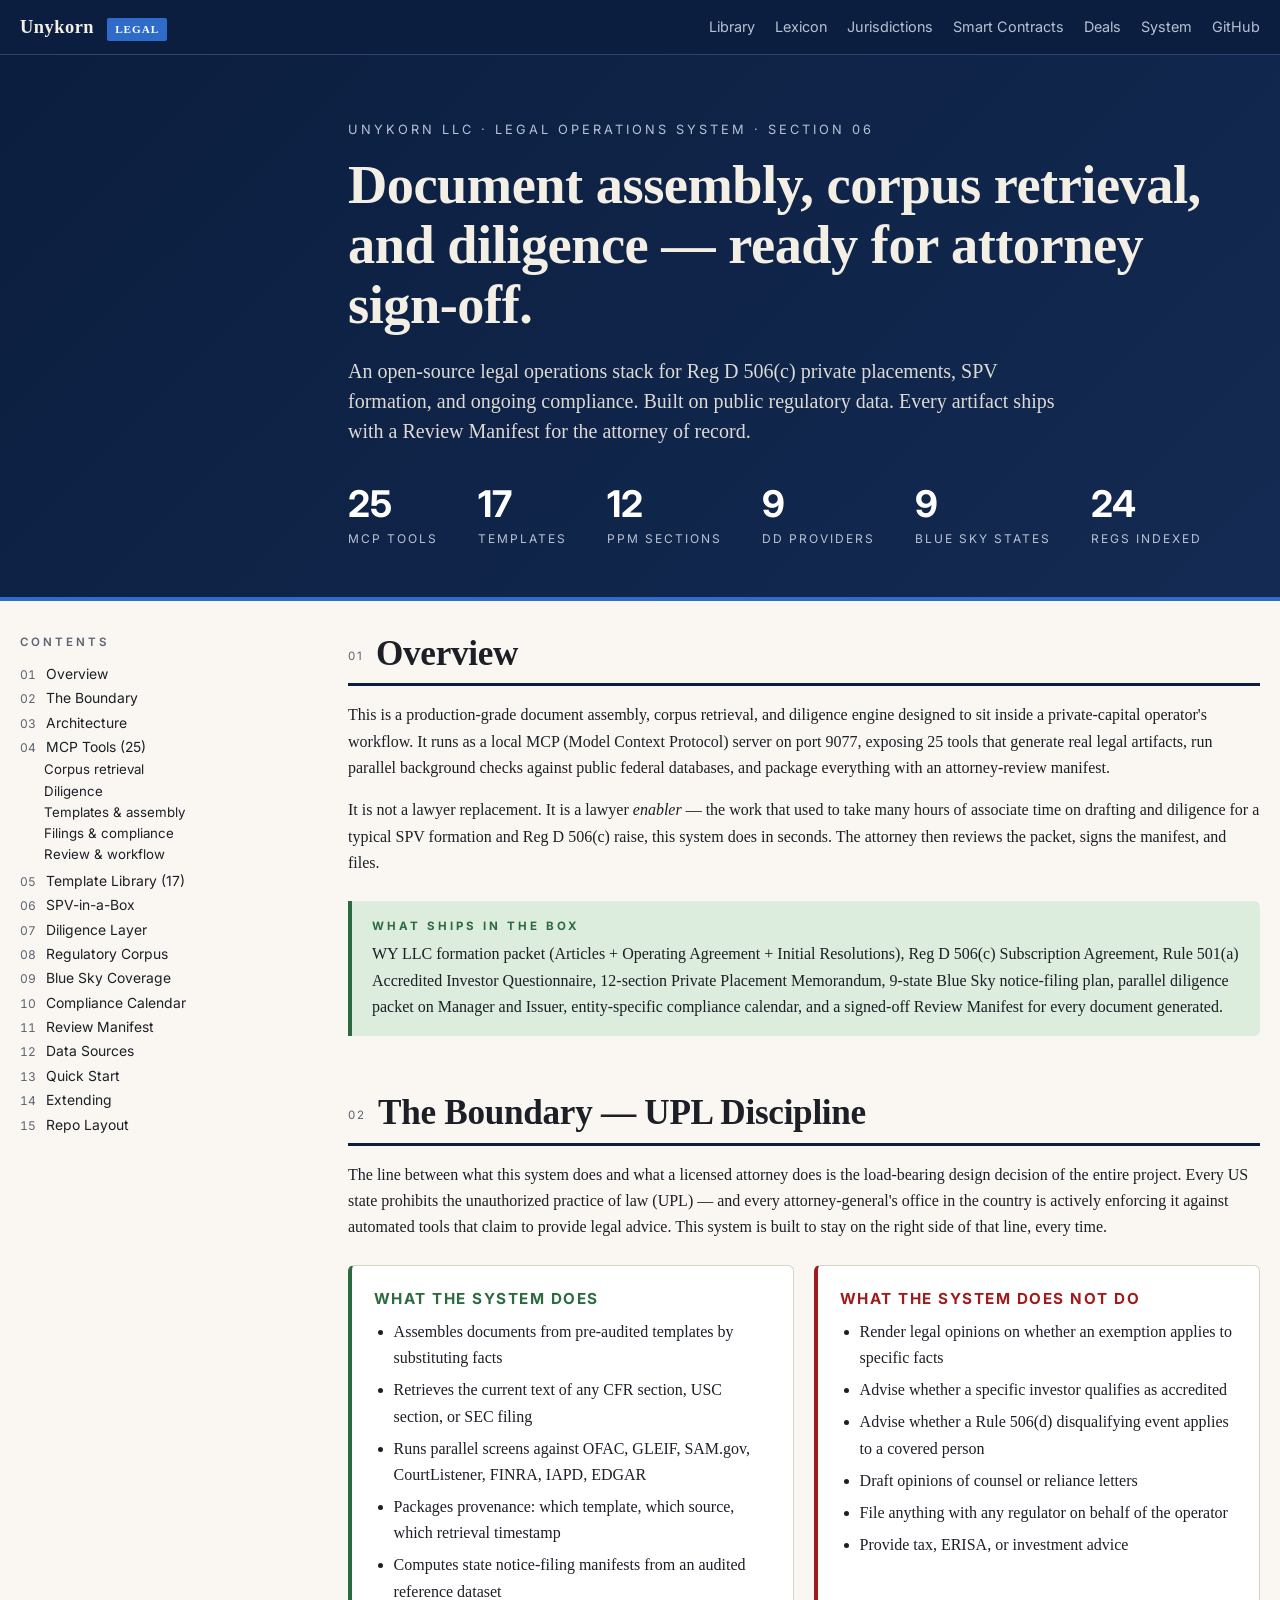
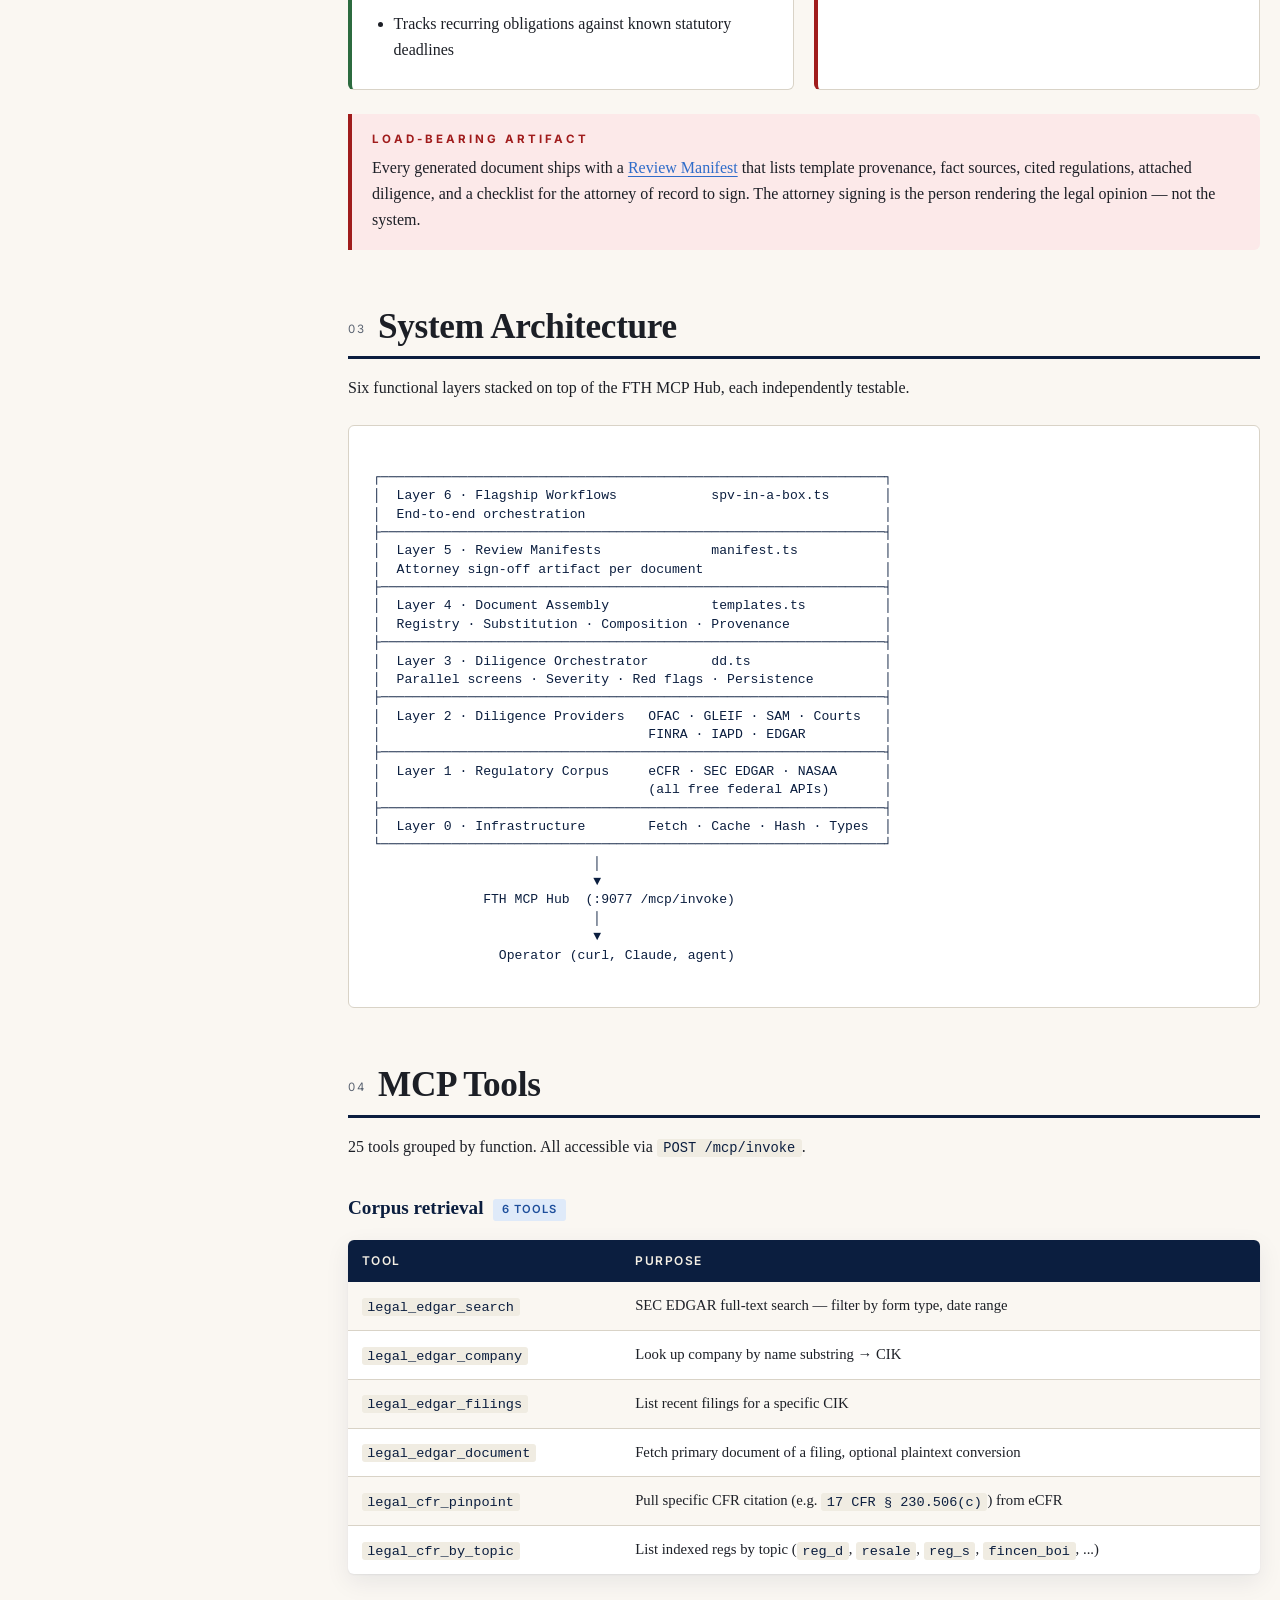
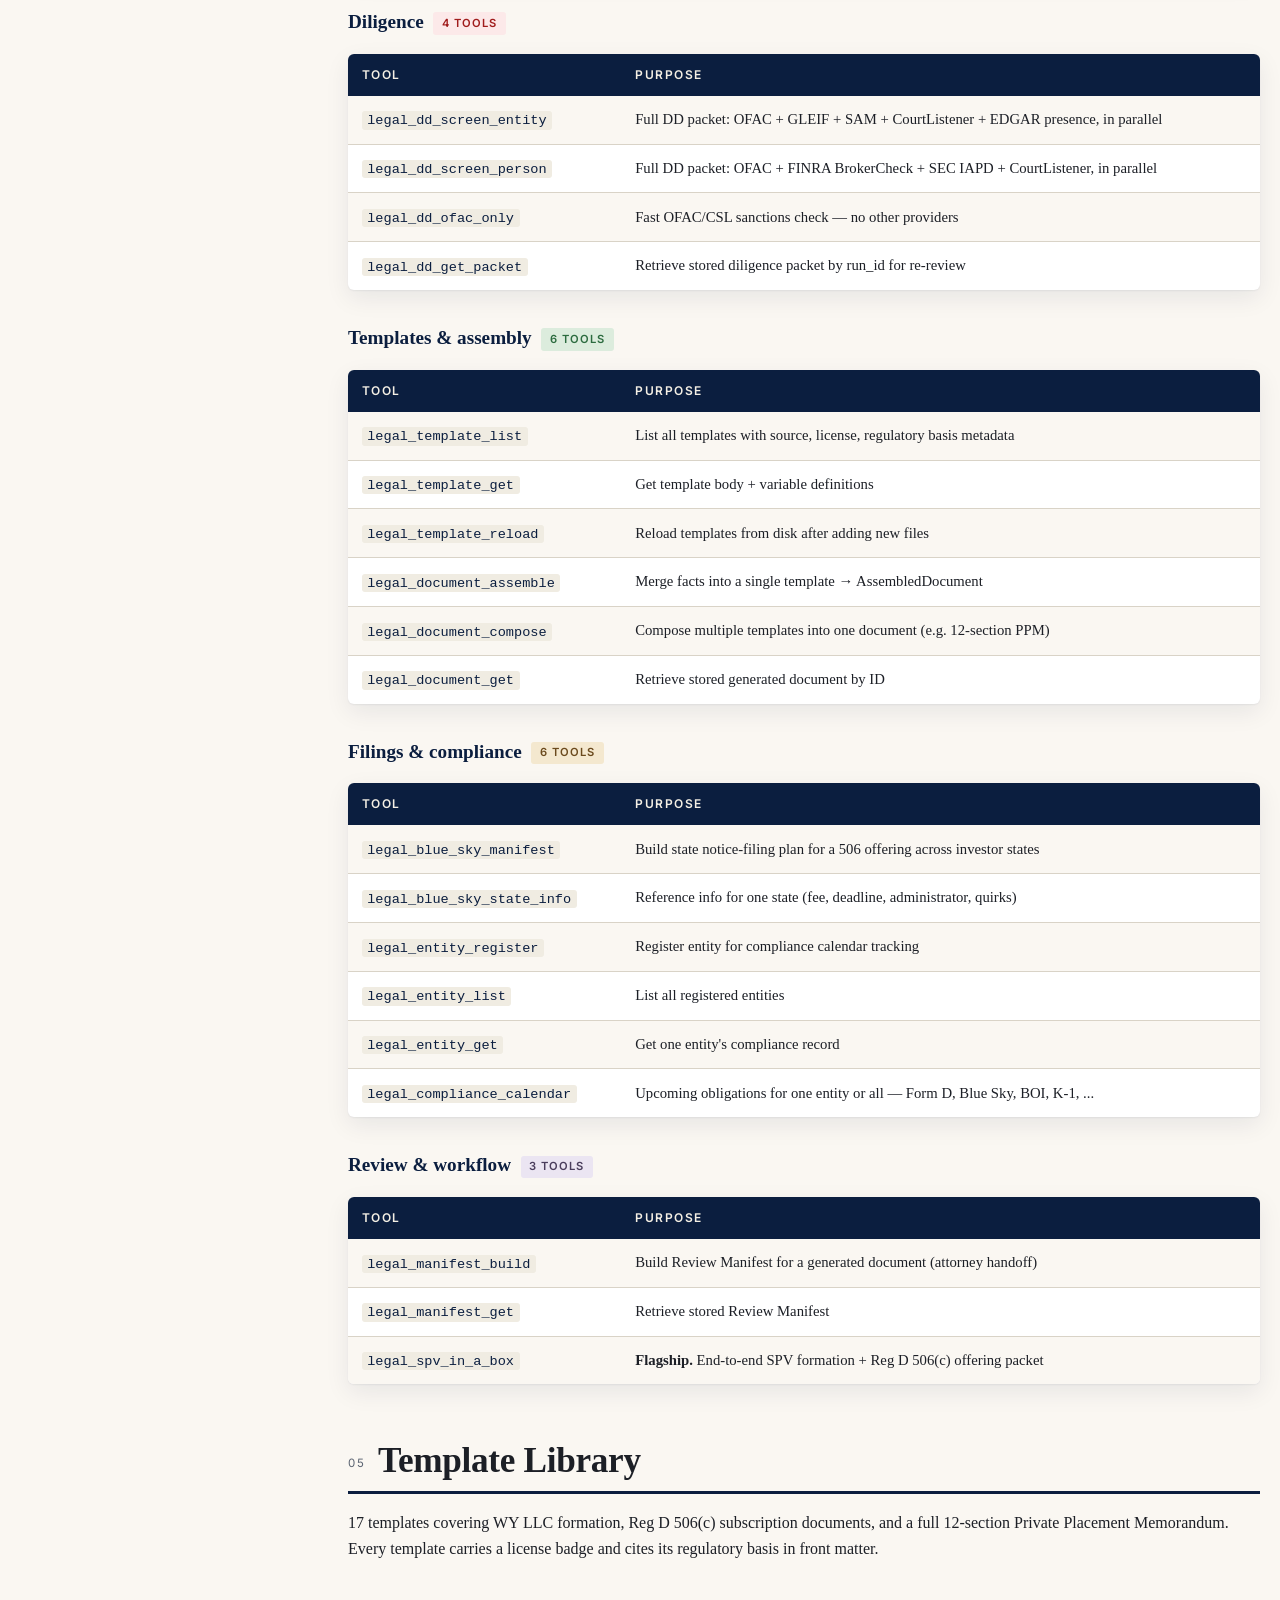
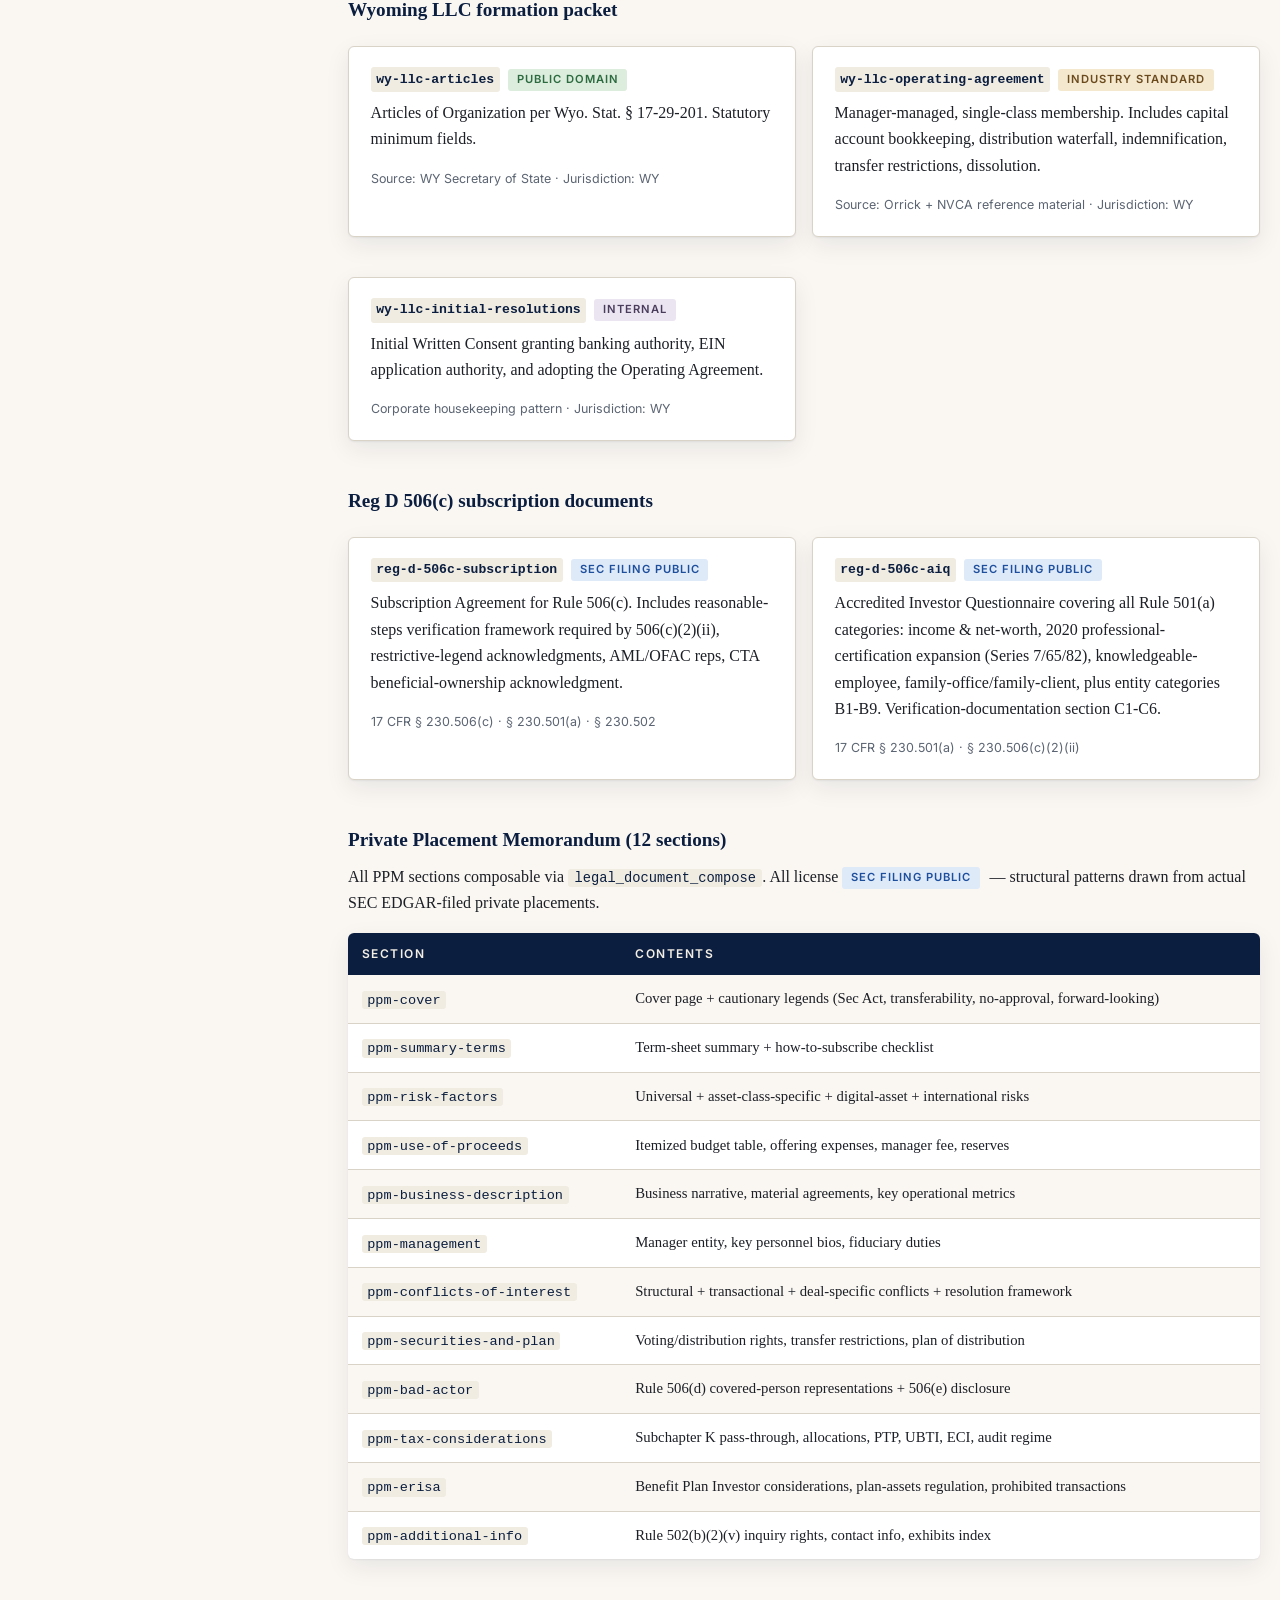
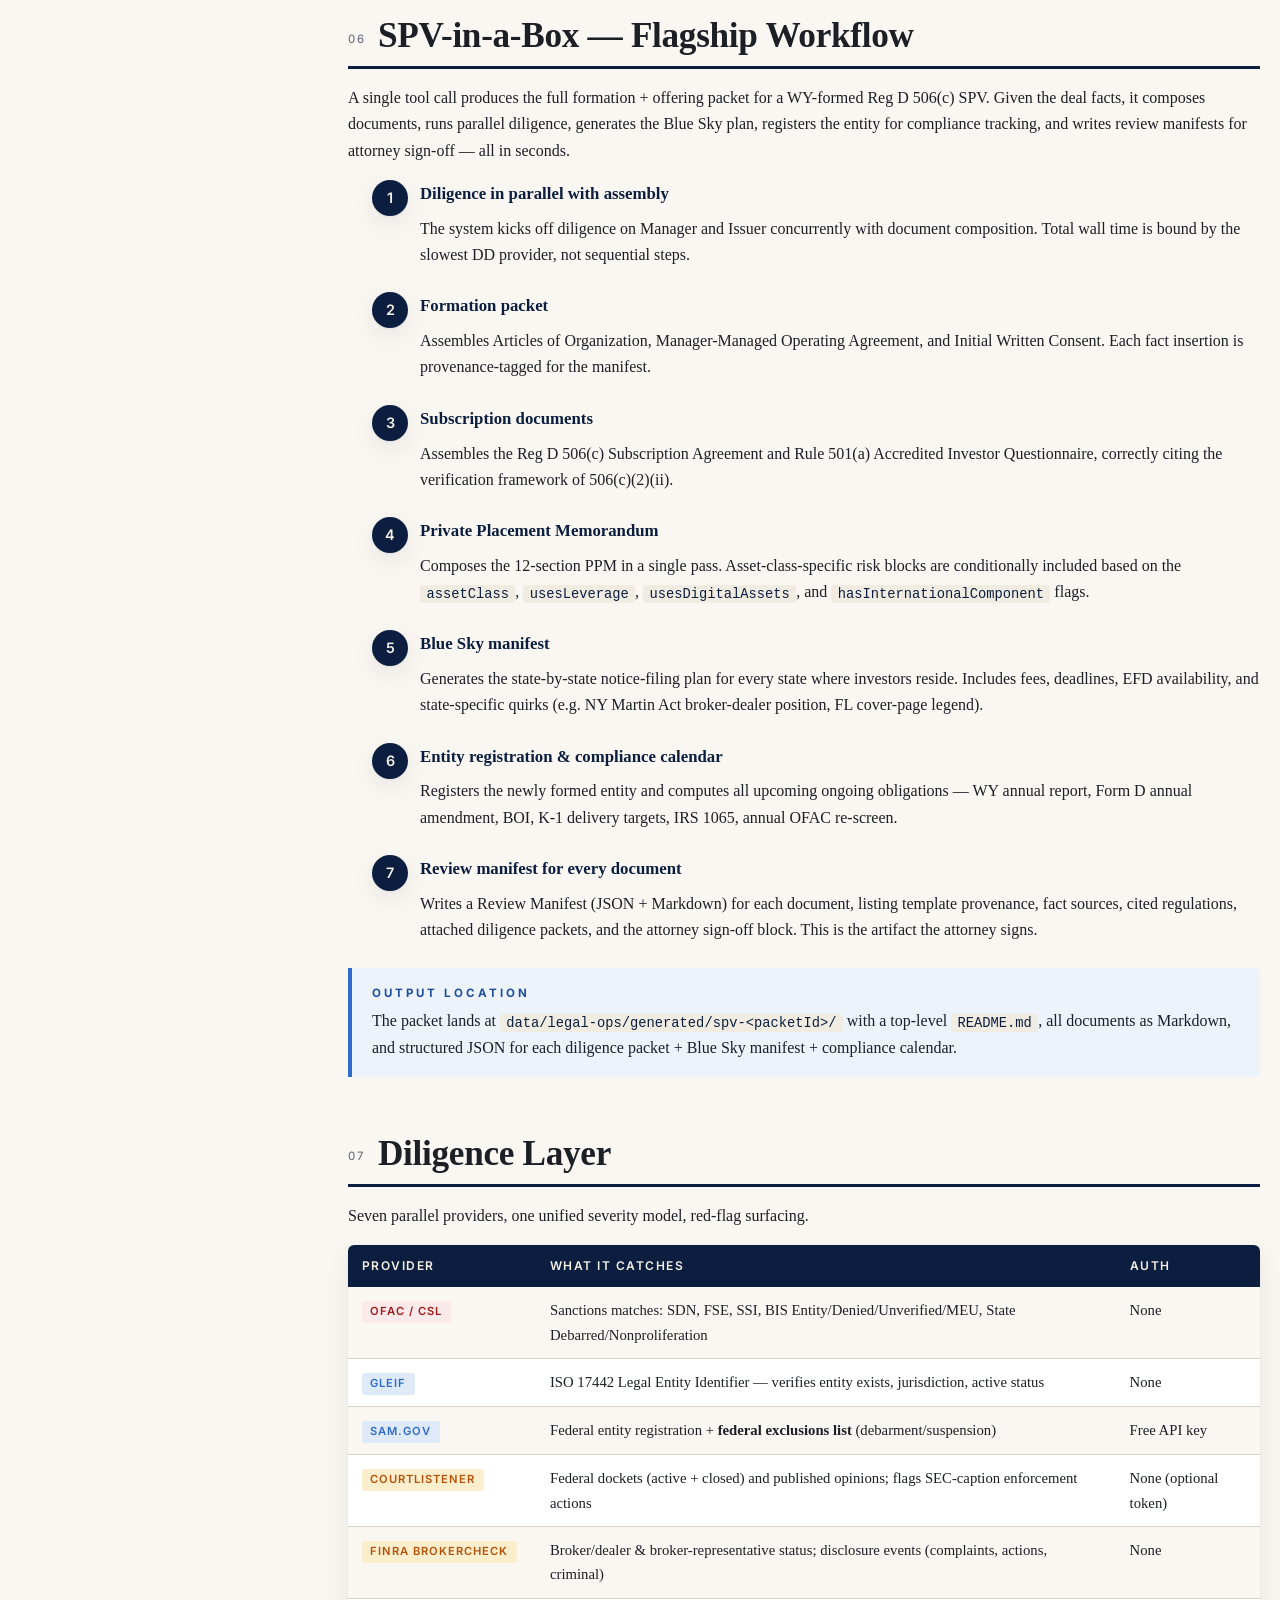
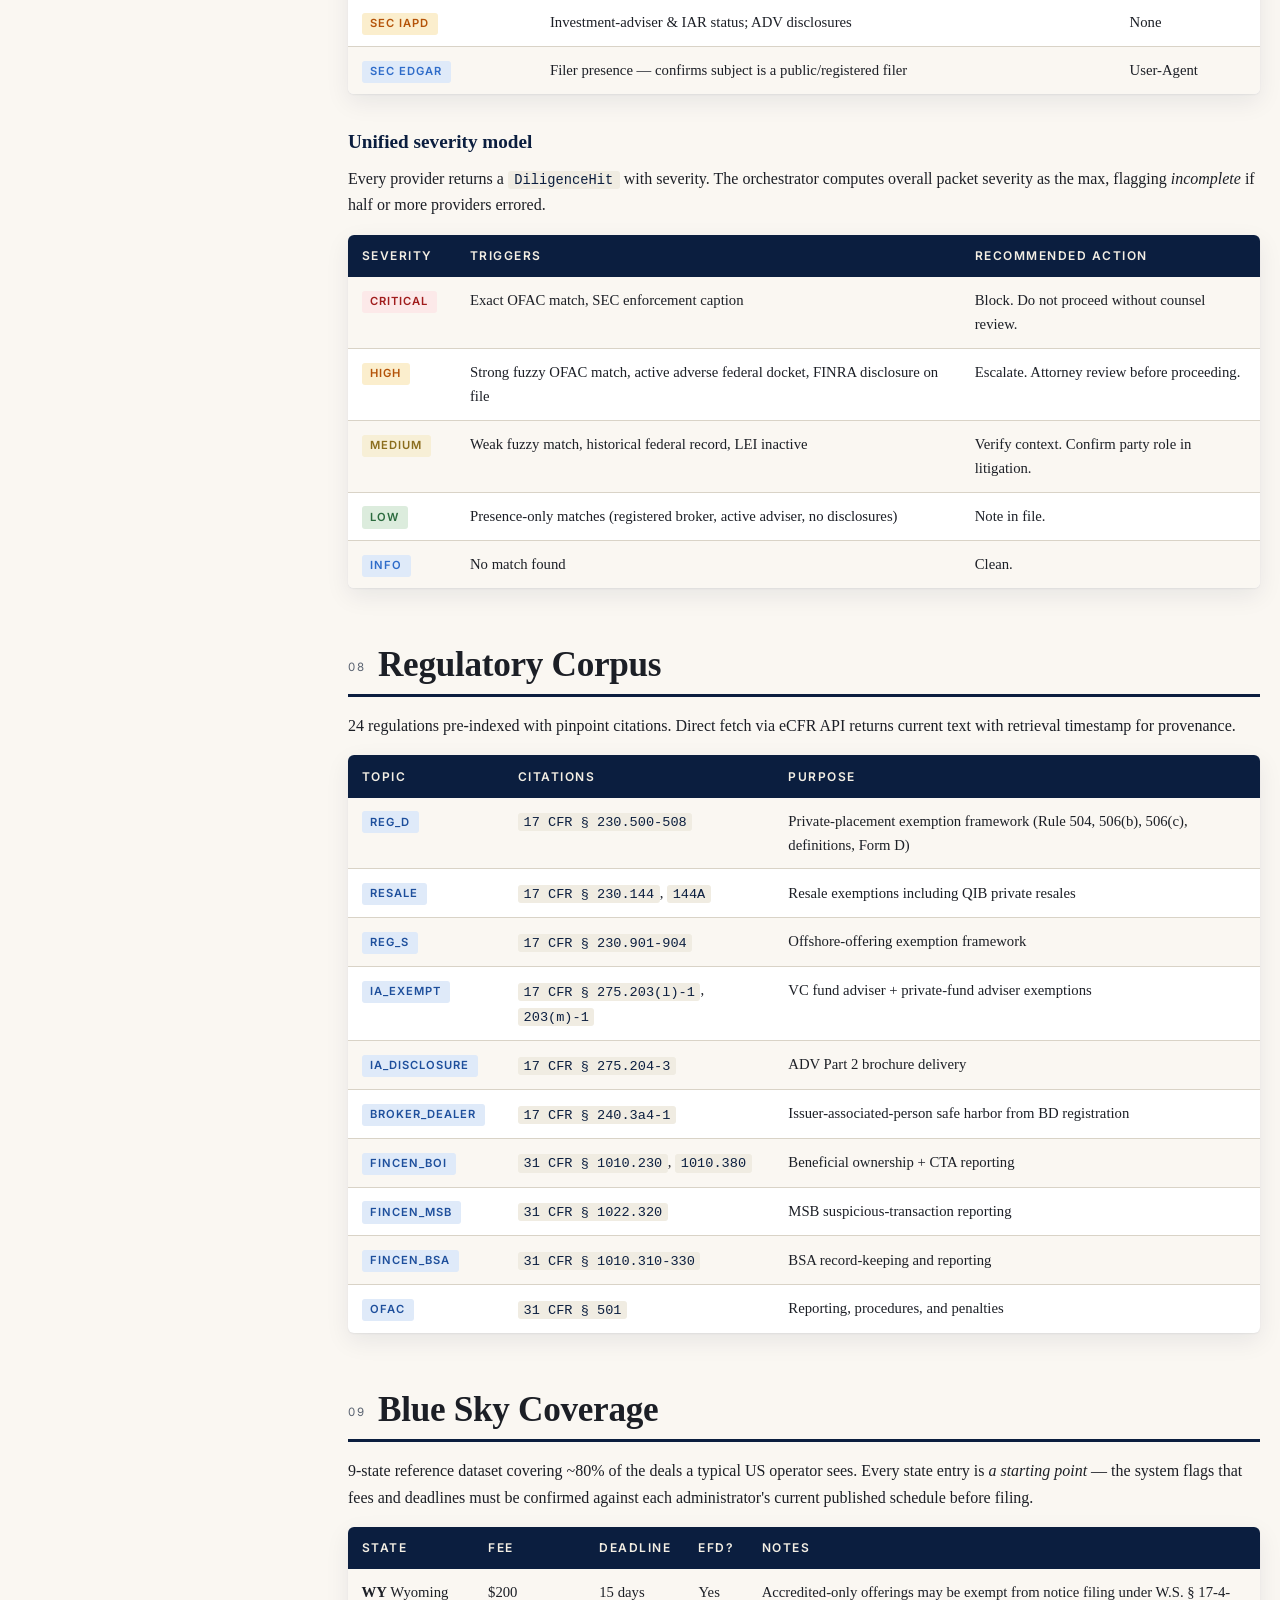
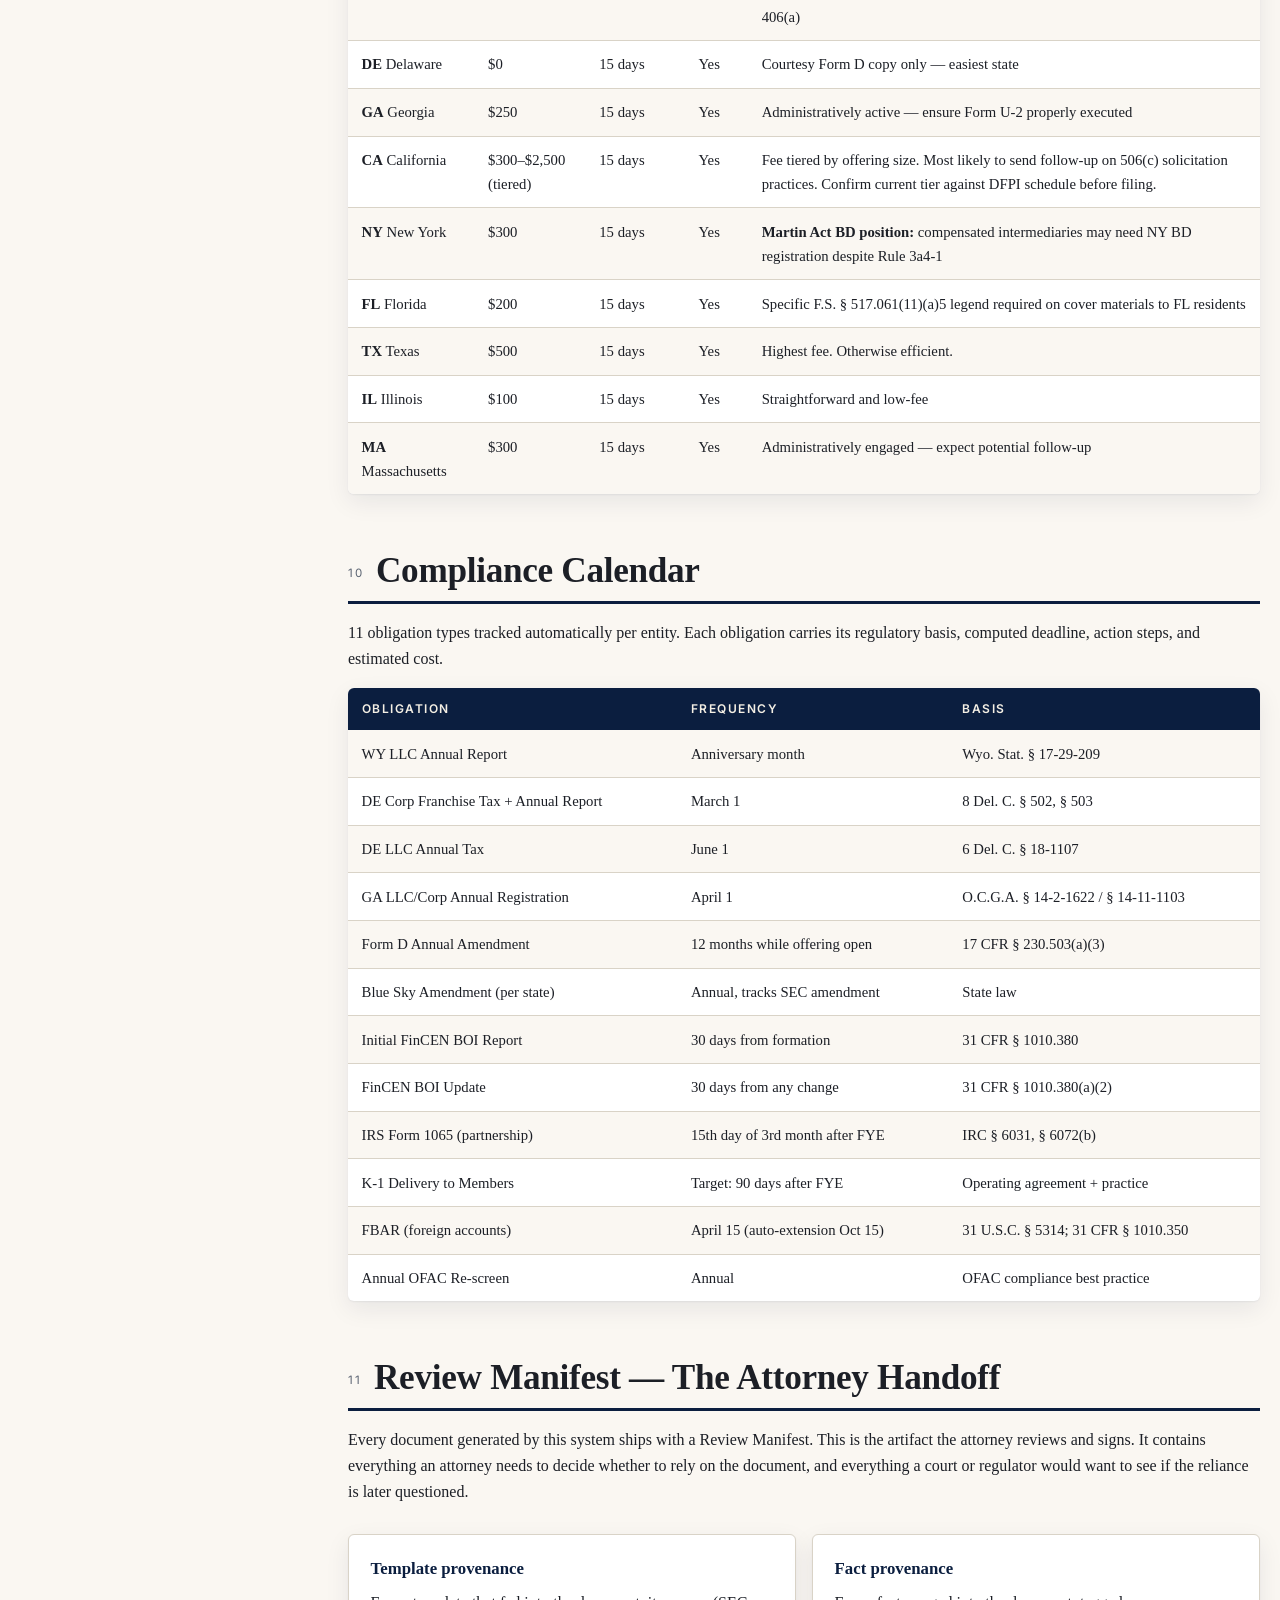
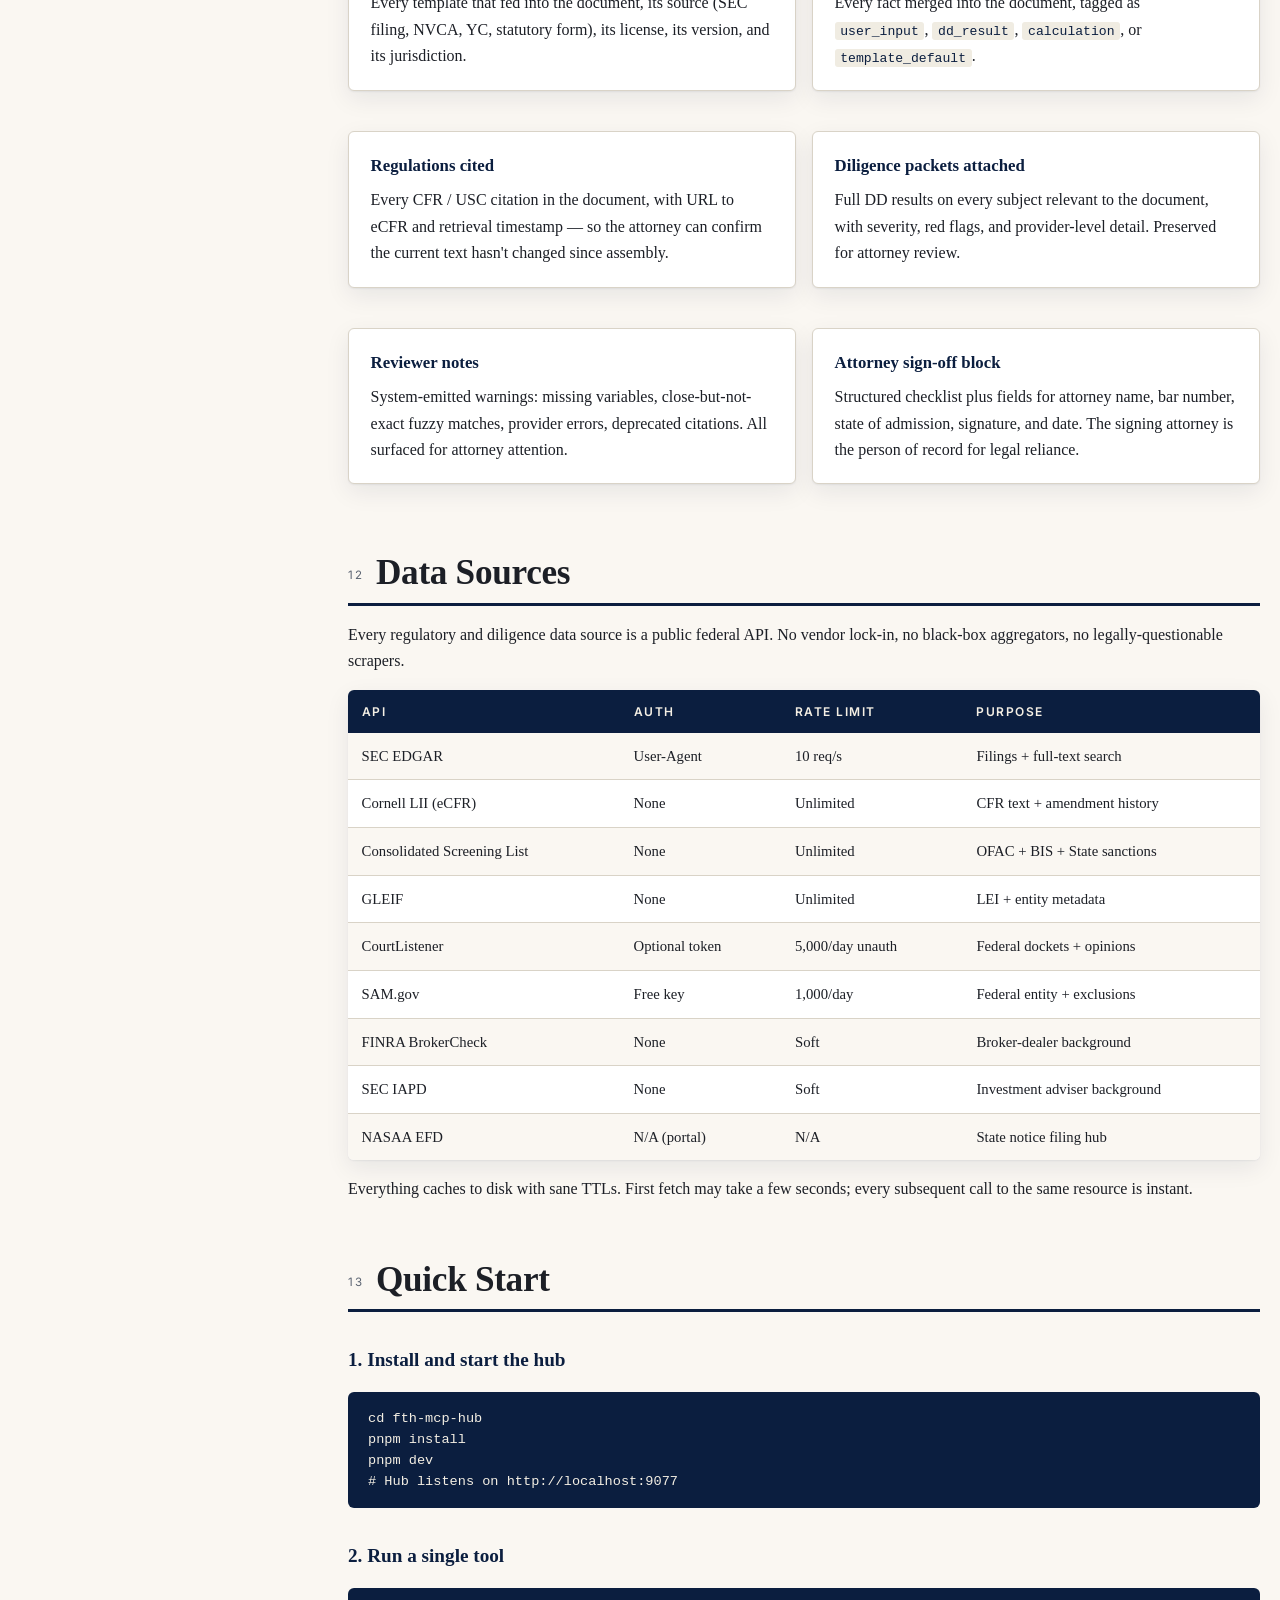
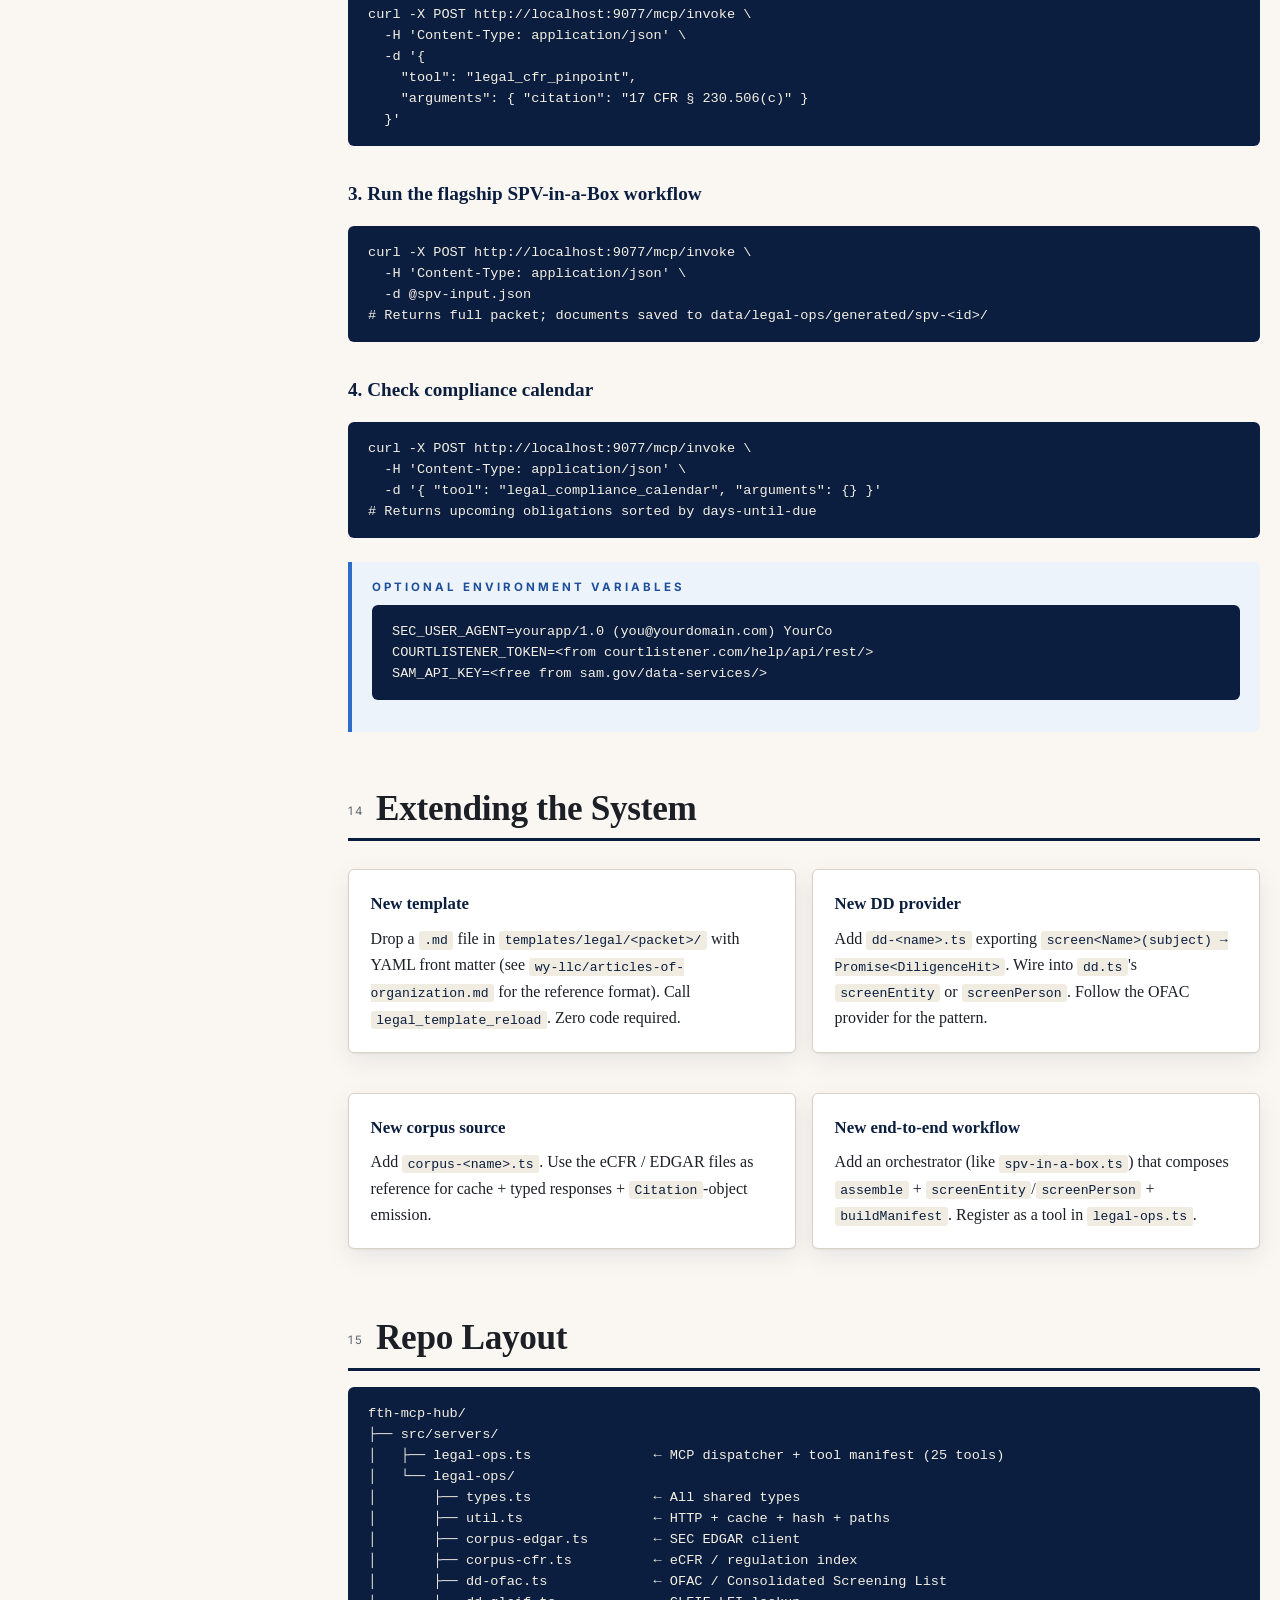
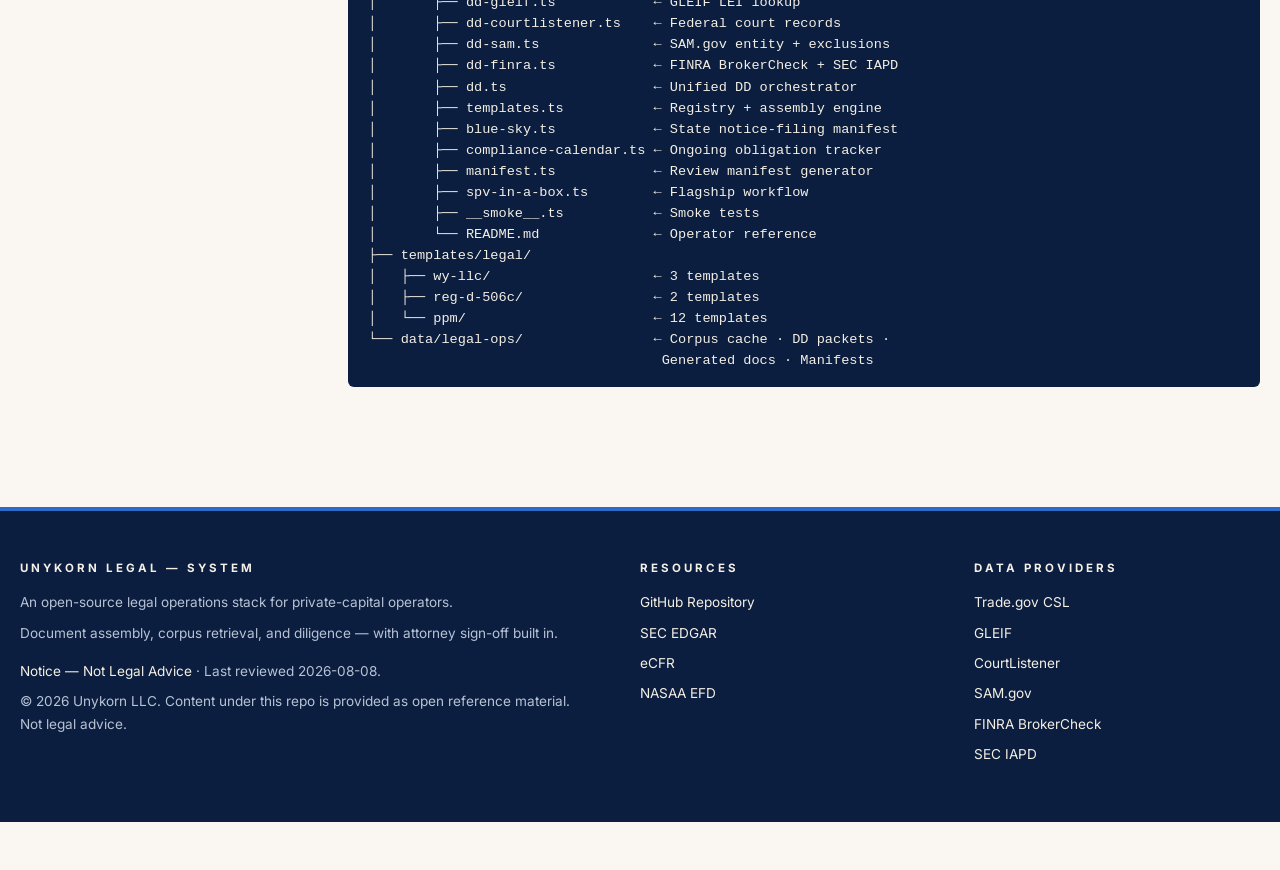
<file: system/index.html>
<!DOCTYPE html>
<html lang="en">
<head>
<meta charset="UTF-8" />
<meta name="viewport" content="width=device-width, initial-scale=1.0" />
<title>Unykorn Legal — The System — Document Assembly &amp; Diligence for Private Placements</title>
<meta name="description" content="Open-source legal operations stack for Reg D 506(c) private placements, SPV formation, and ongoing compliance. Document assembly, corpus retrieval, and diligence — with attorney sign-off built in." />
<link rel="preconnect" href="https://fonts.googleapis.com" />
<link rel="preconnect" href="https://fonts.gstatic.com" crossorigin />
<link href="https://fonts.googleapis.com/css2?family=Inter:wght@400;500;600;700&display=swap" rel="stylesheet" />
<link rel="stylesheet" href="../_ds/tokens.css" />
<link rel="stylesheet" href="../_ds/layout.css" />
<link rel="stylesheet" href="../_ds/components.css" />
<link rel="stylesheet" href="../_ds/print.css" media="print" />
</head>
<body>

<!-- ═══════════════ TOP BAR ═══════════════ -->
<header class="topbar">
  <div class="topbar-inner">
    <a href="/" class="topbar-brand">Unykorn&nbsp;<span class="mark">Legal</span></a>
    <nav class="topbar-nav">
      <a href="/library/">Library</a>
      <a href="/lexicon/">Lexicon</a>
      <a href="/jurisdictions/">Jurisdictions</a>
      <a href="/smart-contracts/">Smart Contracts</a>
      <a href="/deals/">Deals</a>
      <a href="#top">System</a>
      <a href="https://github.com/FTHTrading/legal">GitHub</a>
    </nav>
  </div>
</header>

<!-- ═══════════════ HERO (BAND A) ═══════════════ -->
<section class="hero" id="top">
  <div class="hero-inner">
    <div class="eyebrow">Unykorn LLC &middot; Legal Operations System &middot; Section 06</div>
    <h1>Document assembly, corpus retrieval,<br />and diligence &mdash; ready for attorney sign-off.</h1>
    <p class="lede">
      An open-source legal operations stack for Reg D 506(c) private placements, SPV formation,
      and ongoing compliance. Built on public regulatory data. Every artifact ships with a
      Review Manifest for the attorney of record.
    </p>
    <div class="hero-stats">
      <div class="hero-stat"><span class="num">25</span><span class="label">MCP Tools</span></div>
      <div class="hero-stat"><span class="num">17</span><span class="label">Templates</span></div>
      <div class="hero-stat"><span class="num">12</span><span class="label">PPM Sections</span></div>
      <div class="hero-stat"><span class="num">9</span><span class="label">DD Providers</span></div>
      <div class="hero-stat"><span class="num">9</span><span class="label">Blue Sky States</span></div>
      <div class="hero-stat"><span class="num">24</span><span class="label">Regs Indexed</span></div>
    </div>
  </div>
</section>

<!-- ═══════════════ MAIN LAYOUT ═══════════════ -->
<main class="page">

  <!-- ─────────── SIDEBAR TOC ─────────── -->
  <aside class="toc" aria-label="Table of contents">
    <h2>Contents</h2>
    <ol>
      <li><a href="#overview">Overview</a></li>
      <li><a href="#boundaries">The Boundary</a></li>
      <li><a href="#architecture">Architecture</a></li>
      <li><a href="#tools">MCP Tools (25)</a>
        <ul class="sub">
          <li><a href="#tools-corpus">Corpus retrieval</a></li>
          <li><a href="#tools-dd">Diligence</a></li>
          <li><a href="#tools-templates">Templates &amp; assembly</a></li>
          <li><a href="#tools-filings">Filings &amp; compliance</a></li>
          <li><a href="#tools-workflow">Review &amp; workflow</a></li>
        </ul>
      </li>
      <li><a href="#templates">Template Library (17)</a></li>
      <li><a href="#workflow">SPV-in-a-Box</a></li>
      <li><a href="#diligence">Diligence Layer</a></li>
      <li><a href="#corpus">Regulatory Corpus</a></li>
      <li><a href="#bluesky">Blue Sky Coverage</a></li>
      <li><a href="#compliance">Compliance Calendar</a></li>
      <li><a href="#manifest">Review Manifest</a></li>
      <li><a href="#datasources">Data Sources</a></li>
      <li><a href="#quickstart">Quick Start</a></li>
      <li><a href="#extending">Extending</a></li>
      <li><a href="#repo">Repo Layout</a></li>
    </ol>
  </aside>

  <!-- ─────────── CONTENT ─────────── -->
  <div class="content">

    <!-- ═══ 1. OVERVIEW ═══ -->
    <section id="overview">
      <h2><span class="anchor">01</span>Overview</h2>
      <p>
        This is a production-grade document assembly, corpus retrieval, and diligence engine designed to sit
        inside a private-capital operator's workflow. It runs as a local MCP (Model Context Protocol) server
        on port 9077, exposing 25 tools that generate real legal artifacts, run parallel background checks
        against public federal databases, and package everything with an attorney-review manifest.
      </p>
      <p>
        It is not a lawyer replacement. It is a lawyer <em>enabler</em> &mdash; the work that used to take
        many hours of associate time on drafting and diligence for a typical SPV formation and
        Reg D 506(c) raise, this system does in seconds. The attorney then reviews the packet, signs
        the manifest, and files.
      </p>

      <div class="callout safe">
        <span class="cta-label">What ships in the box</span>
        <p>WY LLC formation packet (Articles + Operating Agreement + Initial Resolutions), Reg D 506(c)
        Subscription Agreement, Rule 501(a) Accredited Investor Questionnaire, 12-section Private
        Placement Memorandum, 9-state Blue Sky notice-filing plan, parallel diligence packet on
        Manager and Issuer, entity-specific compliance calendar, and a signed-off Review Manifest
        for every document generated.</p>
      </div>
    </section>

    <!-- ═══ 2. THE BOUNDARY ═══ -->
    <section id="boundaries">
      <h2><span class="anchor">02</span>The Boundary &mdash; UPL Discipline</h2>
      <p>
        The line between what this system does and what a licensed attorney does is the load-bearing
        design decision of the entire project. Every US state prohibits the unauthorized practice of
        law (UPL) &mdash; and every attorney-general's office in the country is actively enforcing it
        against automated tools that claim to provide legal advice. This system is built to stay on
        the right side of that line, every time.
      </p>

      <div class="split">
        <div class="col do">
          <h3>What the system does</h3>
          <ul>
            <li>Assembles documents from pre-audited templates by substituting facts</li>
            <li>Retrieves the current text of any CFR section, USC section, or SEC filing</li>
            <li>Runs parallel screens against OFAC, GLEIF, SAM.gov, CourtListener, FINRA, IAPD, EDGAR</li>
            <li>Packages provenance: which template, which source, which retrieval timestamp</li>
            <li>Computes state notice-filing manifests from an audited reference dataset</li>
            <li>Tracks recurring obligations against known statutory deadlines</li>
          </ul>
        </div>
        <div class="col dont">
          <h3>What the system does NOT do</h3>
          <ul>
            <li>Render legal opinions on whether an exemption applies to specific facts</li>
            <li>Advise whether a specific investor qualifies as accredited</li>
            <li>Advise whether a Rule 506(d) disqualifying event applies to a covered person</li>
            <li>Draft opinions of counsel or reliance letters</li>
            <li>File anything with any regulator on behalf of the operator</li>
            <li>Provide tax, ERISA, or investment advice</li>
          </ul>
        </div>
      </div>

      <div class="callout critical">
        <span class="cta-label">Load-Bearing Artifact</span>
        <p>Every generated document ships with a <a href="#manifest">Review Manifest</a> that lists
        template provenance, fact sources, cited regulations, attached diligence, and a checklist
        for the attorney of record to sign. The attorney signing is the person rendering the legal
        opinion &mdash; not the system.</p>
      </div>
    </section>

    <!-- ═══ 3. ARCHITECTURE ═══ -->
    <section id="architecture">
      <h2><span class="anchor">03</span>System Architecture</h2>
      <p>Six functional layers stacked on top of the FTH MCP Hub, each independently testable.</p>

      <div class="diagram">
┌────────────────────────────────────────────────────────────────┐
│  Layer 6 · Flagship Workflows            spv-in-a-box.ts       │
│  End-to-end orchestration                                      │
├────────────────────────────────────────────────────────────────┤
│  Layer 5 · Review Manifests              manifest.ts           │
│  Attorney sign-off artifact per document                       │
├────────────────────────────────────────────────────────────────┤
│  Layer 4 · Document Assembly             templates.ts          │
│  Registry · Substitution · Composition · Provenance            │
├────────────────────────────────────────────────────────────────┤
│  Layer 3 · Diligence Orchestrator        dd.ts                 │
│  Parallel screens · Severity · Red flags · Persistence         │
├────────────────────────────────────────────────────────────────┤
│  Layer 2 · Diligence Providers   OFAC · GLEIF · SAM · Courts   │
│                                  FINRA · IAPD · EDGAR          │
├────────────────────────────────────────────────────────────────┤
│  Layer 1 · Regulatory Corpus     eCFR · SEC EDGAR · NASAA      │
│                                  (all free federal APIs)       │
├────────────────────────────────────────────────────────────────┤
│  Layer 0 · Infrastructure        Fetch · Cache · Hash · Types  │
└────────────────────────────────────────────────────────────────┘
                            │
                            ▼
              FTH MCP Hub  (:9077 /mcp/invoke)
                            │
                            ▼
                Operator (curl, Claude, agent)
      </div>
    </section>

    <!-- ═══ 4. MCP TOOLS ═══ -->
    <section id="tools">
      <h2><span class="anchor">04</span>MCP Tools</h2>
      <p>25 tools grouped by function. All accessible via <code>POST /mcp/invoke</code>.</p>

      <h3 id="tools-corpus">Corpus retrieval &nbsp;<span class="badge b-cat-corpus">6 tools</span></h3>
      <table>
        <thead>
          <tr><th style="width:30%">Tool</th><th>Purpose</th></tr>
        </thead>
        <tbody>
          <tr><td><code>legal_edgar_search</code></td><td>SEC EDGAR full-text search &mdash; filter by form type, date range</td></tr>
          <tr><td><code>legal_edgar_company</code></td><td>Look up company by name substring &rarr; CIK</td></tr>
          <tr><td><code>legal_edgar_filings</code></td><td>List recent filings for a specific CIK</td></tr>
          <tr><td><code>legal_edgar_document</code></td><td>Fetch primary document of a filing, optional plaintext conversion</td></tr>
          <tr><td><code>legal_cfr_pinpoint</code></td><td>Pull specific CFR citation (e.g. <code>17 CFR § 230.506(c)</code>) from eCFR</td></tr>
          <tr><td><code>legal_cfr_by_topic</code></td><td>List indexed regs by topic (<code>reg_d</code>, <code>resale</code>, <code>reg_s</code>, <code>fincen_boi</code>, ...)</td></tr>
        </tbody>
      </table>

      <h3 id="tools-dd">Diligence &nbsp;<span class="badge b-cat-dd">4 tools</span></h3>
      <table>
        <thead>
          <tr><th style="width:30%">Tool</th><th>Purpose</th></tr>
        </thead>
        <tbody>
          <tr><td><code>legal_dd_screen_entity</code></td><td>Full DD packet: OFAC + GLEIF + SAM + CourtListener + EDGAR presence, in parallel</td></tr>
          <tr><td><code>legal_dd_screen_person</code></td><td>Full DD packet: OFAC + FINRA BrokerCheck + SEC IAPD + CourtListener, in parallel</td></tr>
          <tr><td><code>legal_dd_ofac_only</code></td><td>Fast OFAC/CSL sanctions check &mdash; no other providers</td></tr>
          <tr><td><code>legal_dd_get_packet</code></td><td>Retrieve stored diligence packet by run_id for re-review</td></tr>
        </tbody>
      </table>

      <h3 id="tools-templates">Templates &amp; assembly &nbsp;<span class="badge b-cat-templates">6 tools</span></h3>
      <table>
        <thead>
          <tr><th style="width:30%">Tool</th><th>Purpose</th></tr>
        </thead>
        <tbody>
          <tr><td><code>legal_template_list</code></td><td>List all templates with source, license, regulatory basis metadata</td></tr>
          <tr><td><code>legal_template_get</code></td><td>Get template body + variable definitions</td></tr>
          <tr><td><code>legal_template_reload</code></td><td>Reload templates from disk after adding new files</td></tr>
          <tr><td><code>legal_document_assemble</code></td><td>Merge facts into a single template &rarr; AssembledDocument</td></tr>
          <tr><td><code>legal_document_compose</code></td><td>Compose multiple templates into one document (e.g. 12-section PPM)</td></tr>
          <tr><td><code>legal_document_get</code></td><td>Retrieve stored generated document by ID</td></tr>
        </tbody>
      </table>

      <h3 id="tools-filings">Filings &amp; compliance &nbsp;<span class="badge b-cat-filings">6 tools</span></h3>
      <table>
        <thead>
          <tr><th style="width:30%">Tool</th><th>Purpose</th></tr>
        </thead>
        <tbody>
          <tr><td><code>legal_blue_sky_manifest</code></td><td>Build state notice-filing plan for a 506 offering across investor states</td></tr>
          <tr><td><code>legal_blue_sky_state_info</code></td><td>Reference info for one state (fee, deadline, administrator, quirks)</td></tr>
          <tr><td><code>legal_entity_register</code></td><td>Register entity for compliance calendar tracking</td></tr>
          <tr><td><code>legal_entity_list</code></td><td>List all registered entities</td></tr>
          <tr><td><code>legal_entity_get</code></td><td>Get one entity's compliance record</td></tr>
          <tr><td><code>legal_compliance_calendar</code></td><td>Upcoming obligations for one entity or all &mdash; Form D, Blue Sky, BOI, K-1, ...</td></tr>
        </tbody>
      </table>

      <h3 id="tools-workflow">Review &amp; workflow &nbsp;<span class="badge b-cat-workflow">3 tools</span></h3>
      <table>
        <thead>
          <tr><th style="width:30%">Tool</th><th>Purpose</th></tr>
        </thead>
        <tbody>
          <tr><td><code>legal_manifest_build</code></td><td>Build Review Manifest for a generated document (attorney handoff)</td></tr>
          <tr><td><code>legal_manifest_get</code></td><td>Retrieve stored Review Manifest</td></tr>
          <tr><td><code>legal_spv_in_a_box</code></td><td><strong>Flagship.</strong> End-to-end SPV formation + Reg D 506(c) offering packet</td></tr>
        </tbody>
      </table>
    </section>

    <!-- ═══ 5. TEMPLATE LIBRARY ═══ -->
    <section id="templates">
      <h2><span class="anchor">05</span>Template Library</h2>
      <p>
        17 templates covering WY LLC formation, Reg D 506(c) subscription documents, and a full
        12-section Private Placement Memorandum. Every template carries a license badge and
        cites its regulatory basis in front matter.
      </p>

      <h3>Wyoming LLC formation packet</h3>
      <div class="grid-2">
        <div class="card">
          <h3><code>wy-llc-articles</code> <span class="badge b-lic-public">Public Domain</span></h3>
          <p>Articles of Organization per Wyo. Stat. § 17-29-201. Statutory minimum fields.</p>
          <div class="meta">Source: WY Secretary of State &middot; Jurisdiction: WY</div>
        </div>
        <div class="card">
          <h3><code>wy-llc-operating-agreement</code> <span class="badge b-lic-industry">Industry Standard</span></h3>
          <p>Manager-managed, single-class membership. Includes capital account bookkeeping, distribution waterfall, indemnification, transfer restrictions, dissolution.</p>
          <div class="meta">Source: Orrick + NVCA reference material &middot; Jurisdiction: WY</div>
        </div>
        <div class="card">
          <h3><code>wy-llc-initial-resolutions</code> <span class="badge b-lic-internal">Internal</span></h3>
          <p>Initial Written Consent granting banking authority, EIN application authority, and adopting the Operating Agreement.</p>
          <div class="meta">Corporate housekeeping pattern &middot; Jurisdiction: WY</div>
        </div>
      </div>

      <h3>Reg D 506(c) subscription documents</h3>
      <div class="grid-2">
        <div class="card">
          <h3><code>reg-d-506c-subscription</code> <span class="badge b-lic-sec">SEC Filing Public</span></h3>
          <p>Subscription Agreement for Rule 506(c). Includes reasonable-steps verification framework
          required by 506(c)(2)(ii), restrictive-legend acknowledgments, AML/OFAC reps, CTA
          beneficial-ownership acknowledgment.</p>
          <div class="meta">17 CFR § 230.506(c) &middot; § 230.501(a) &middot; § 230.502</div>
        </div>
        <div class="card">
          <h3><code>reg-d-506c-aiq</code> <span class="badge b-lic-sec">SEC Filing Public</span></h3>
          <p>Accredited Investor Questionnaire covering all Rule 501(a) categories: income &amp; net-worth,
          2020 professional-certification expansion (Series 7/65/82), knowledgeable-employee,
          family-office/family-client, plus entity categories B1-B9. Verification-documentation
          section C1-C6.</p>
          <div class="meta">17 CFR § 230.501(a) &middot; § 230.506(c)(2)(ii)</div>
        </div>
      </div>

      <h3>Private Placement Memorandum (12 sections)</h3>
      <p>All PPM sections composable via <code>legal_document_compose</code>. All license
      <span class="badge b-lic-sec">SEC Filing Public</span> &mdash; structural patterns drawn from
      actual SEC EDGAR-filed private placements.</p>
      <table>
        <thead><tr><th style="width:30%">Section</th><th>Contents</th></tr></thead>
        <tbody>
          <tr><td><code>ppm-cover</code></td><td>Cover page + cautionary legends (Sec Act, transferability, no-approval, forward-looking)</td></tr>
          <tr><td><code>ppm-summary-terms</code></td><td>Term-sheet summary + how-to-subscribe checklist</td></tr>
          <tr><td><code>ppm-risk-factors</code></td><td>Universal + asset-class-specific + digital-asset + international risks</td></tr>
          <tr><td><code>ppm-use-of-proceeds</code></td><td>Itemized budget table, offering expenses, manager fee, reserves</td></tr>
          <tr><td><code>ppm-business-description</code></td><td>Business narrative, material agreements, key operational metrics</td></tr>
          <tr><td><code>ppm-management</code></td><td>Manager entity, key personnel bios, fiduciary duties</td></tr>
          <tr><td><code>ppm-conflicts-of-interest</code></td><td>Structural + transactional + deal-specific conflicts + resolution framework</td></tr>
          <tr><td><code>ppm-securities-and-plan</code></td><td>Voting/distribution rights, transfer restrictions, plan of distribution</td></tr>
          <tr><td><code>ppm-bad-actor</code></td><td>Rule 506(d) covered-person representations + 506(e) disclosure</td></tr>
          <tr><td><code>ppm-tax-considerations</code></td><td>Subchapter K pass-through, allocations, PTP, UBTI, ECI, audit regime</td></tr>
          <tr><td><code>ppm-erisa</code></td><td>Benefit Plan Investor considerations, plan-assets regulation, prohibited transactions</td></tr>
          <tr><td><code>ppm-additional-info</code></td><td>Rule 502(b)(2)(v) inquiry rights, contact info, exhibits index</td></tr>
        </tbody>
      </table>
    </section>

    <!-- ═══ 6. SPV-IN-A-BOX ═══ -->
    <section id="workflow">
      <h2><span class="anchor">06</span>SPV-in-a-Box &mdash; Flagship Workflow</h2>
      <p>
        A single tool call produces the full formation + offering packet for a WY-formed Reg D 506(c)
        SPV. Given the deal facts, it composes documents, runs parallel diligence, generates the
        Blue Sky plan, registers the entity for compliance tracking, and writes review manifests
        for attorney sign-off &mdash; all in seconds.
      </p>

      <ol class="steps">
        <li>
          <h4>Diligence in parallel with assembly</h4>
          <p>The system kicks off diligence on Manager and Issuer concurrently with document
          composition. Total wall time is bound by the slowest DD provider, not sequential steps.</p>
        </li>
        <li>
          <h4>Formation packet</h4>
          <p>Assembles Articles of Organization, Manager-Managed Operating Agreement, and Initial
          Written Consent. Each fact insertion is provenance-tagged for the manifest.</p>
        </li>
        <li>
          <h4>Subscription documents</h4>
          <p>Assembles the Reg D 506(c) Subscription Agreement and Rule 501(a) Accredited Investor
          Questionnaire, correctly citing the verification framework of 506(c)(2)(ii).</p>
        </li>
        <li>
          <h4>Private Placement Memorandum</h4>
          <p>Composes the 12-section PPM in a single pass. Asset-class-specific risk blocks are
          conditionally included based on the <code>assetClass</code>, <code>usesLeverage</code>,
          <code>usesDigitalAssets</code>, and <code>hasInternationalComponent</code> flags.</p>
        </li>
        <li>
          <h4>Blue Sky manifest</h4>
          <p>Generates the state-by-state notice-filing plan for every state where investors reside.
          Includes fees, deadlines, EFD availability, and state-specific quirks (e.g. NY Martin Act
          broker-dealer position, FL cover-page legend).</p>
        </li>
        <li>
          <h4>Entity registration &amp; compliance calendar</h4>
          <p>Registers the newly formed entity and computes all upcoming ongoing obligations
          &mdash; WY annual report, Form D annual amendment, BOI, K-1 delivery targets, IRS 1065,
          annual OFAC re-screen.</p>
        </li>
        <li>
          <h4>Review manifest for every document</h4>
          <p>Writes a Review Manifest (JSON + Markdown) for each document, listing template
          provenance, fact sources, cited regulations, attached diligence packets, and the
          attorney sign-off block. This is the artifact the attorney signs.</p>
        </li>
      </ol>

      <div class="callout">
        <span class="cta-label">Output location</span>
        <p>The packet lands at <code>data/legal-ops/generated/spv-&lt;packetId&gt;/</code> with a
        top-level <code>README.md</code>, all documents as Markdown, and structured JSON for each
        diligence packet + Blue Sky manifest + compliance calendar.</p>
      </div>
    </section>

    <!-- ═══ 7. DILIGENCE LAYER ═══ -->
    <section id="diligence">
      <h2><span class="anchor">07</span>Diligence Layer</h2>
      <p>Seven parallel providers, one unified severity model, red-flag surfacing.</p>

      <table>
        <thead><tr><th>Provider</th><th>What it catches</th><th>Auth</th></tr></thead>
        <tbody>
          <tr>
            <td><span class="badge b-critical">OFAC / CSL</span></td>
            <td>Sanctions matches: SDN, FSE, SSI, BIS Entity/Denied/Unverified/MEU, State Debarred/Nonproliferation</td>
            <td>None</td>
          </tr>
          <tr>
            <td><span class="badge b-info">GLEIF</span></td>
            <td>ISO 17442 Legal Entity Identifier &mdash; verifies entity exists, jurisdiction, active status</td>
            <td>None</td>
          </tr>
          <tr>
            <td><span class="badge b-info">SAM.gov</span></td>
            <td>Federal entity registration + <strong>federal exclusions list</strong> (debarment/suspension)</td>
            <td>Free API key</td>
          </tr>
          <tr>
            <td><span class="badge b-high">CourtListener</span></td>
            <td>Federal dockets (active + closed) and published opinions; flags SEC-caption enforcement actions</td>
            <td>None (optional token)</td>
          </tr>
          <tr>
            <td><span class="badge b-high">FINRA BrokerCheck</span></td>
            <td>Broker/dealer &amp; broker-representative status; disclosure events (complaints, actions, criminal)</td>
            <td>None</td>
          </tr>
          <tr>
            <td><span class="badge b-high">SEC IAPD</span></td>
            <td>Investment-adviser &amp; IAR status; ADV disclosures</td>
            <td>None</td>
          </tr>
          <tr>
            <td><span class="badge b-info">SEC EDGAR</span></td>
            <td>Filer presence &mdash; confirms subject is a public/registered filer</td>
            <td>User-Agent</td>
          </tr>
        </tbody>
      </table>

      <h3>Unified severity model</h3>
      <p>Every provider returns a <code>DiligenceHit</code> with severity. The orchestrator computes overall packet severity as the max, flagging <em>incomplete</em> if half or more providers errored.</p>

      <table>
        <thead><tr><th>Severity</th><th>Triggers</th><th>Recommended action</th></tr></thead>
        <tbody>
          <tr><td><span class="badge b-critical">critical</span></td><td>Exact OFAC match, SEC enforcement caption</td><td>Block. Do not proceed without counsel review.</td></tr>
          <tr><td><span class="badge b-high">high</span></td><td>Strong fuzzy OFAC match, active adverse federal docket, FINRA disclosure on file</td><td>Escalate. Attorney review before proceeding.</td></tr>
          <tr><td><span class="badge b-medium">medium</span></td><td>Weak fuzzy match, historical federal record, LEI inactive</td><td>Verify context. Confirm party role in litigation.</td></tr>
          <tr><td><span class="badge b-low">low</span></td><td>Presence-only matches (registered broker, active adviser, no disclosures)</td><td>Note in file.</td></tr>
          <tr><td><span class="badge b-info">info</span></td><td>No match found</td><td>Clean.</td></tr>
        </tbody>
      </table>
    </section>

    <!-- ═══ 8. REGULATORY CORPUS ═══ -->
    <section id="corpus">
      <h2><span class="anchor">08</span>Regulatory Corpus</h2>
      <p>24 regulations pre-indexed with pinpoint citations. Direct fetch via eCFR API returns
      current text with retrieval timestamp for provenance.</p>

      <table>
        <thead><tr><th>Topic</th><th>Citations</th><th>Purpose</th></tr></thead>
        <tbody>
          <tr>
            <td><span class="badge b-cat-corpus">reg_d</span></td>
            <td><code>17 CFR § 230.500-508</code></td>
            <td>Private-placement exemption framework (Rule 504, 506(b), 506(c), definitions, Form D)</td>
          </tr>
          <tr>
            <td><span class="badge b-cat-corpus">resale</span></td>
            <td><code>17 CFR § 230.144</code>, <code>144A</code></td>
            <td>Resale exemptions including QIB private resales</td>
          </tr>
          <tr>
            <td><span class="badge b-cat-corpus">reg_s</span></td>
            <td><code>17 CFR § 230.901-904</code></td>
            <td>Offshore-offering exemption framework</td>
          </tr>
          <tr>
            <td><span class="badge b-cat-corpus">ia_exempt</span></td>
            <td><code>17 CFR § 275.203(l)-1</code>, <code>203(m)-1</code></td>
            <td>VC fund adviser + private-fund adviser exemptions</td>
          </tr>
          <tr>
            <td><span class="badge b-cat-corpus">ia_disclosure</span></td>
            <td><code>17 CFR § 275.204-3</code></td>
            <td>ADV Part 2 brochure delivery</td>
          </tr>
          <tr>
            <td><span class="badge b-cat-corpus">broker_dealer</span></td>
            <td><code>17 CFR § 240.3a4-1</code></td>
            <td>Issuer-associated-person safe harbor from BD registration</td>
          </tr>
          <tr>
            <td><span class="badge b-cat-corpus">fincen_boi</span></td>
            <td><code>31 CFR § 1010.230</code>, <code>1010.380</code></td>
            <td>Beneficial ownership + CTA reporting</td>
          </tr>
          <tr>
            <td><span class="badge b-cat-corpus">fincen_msb</span></td>
            <td><code>31 CFR § 1022.320</code></td>
            <td>MSB suspicious-transaction reporting</td>
          </tr>
          <tr>
            <td><span class="badge b-cat-corpus">fincen_bsa</span></td>
            <td><code>31 CFR § 1010.310-330</code></td>
            <td>BSA record-keeping and reporting</td>
          </tr>
          <tr>
            <td><span class="badge b-cat-corpus">ofac</span></td>
            <td><code>31 CFR § 501</code></td>
            <td>Reporting, procedures, and penalties</td>
          </tr>
        </tbody>
      </table>
    </section>

    <!-- ═══ 9. BLUE SKY COVERAGE ═══ -->
    <section id="bluesky">
      <h2><span class="anchor">09</span>Blue Sky Coverage</h2>
      <p>9-state reference dataset covering ~80% of the deals a typical US operator sees.
      Every state entry is <em>a starting point</em> &mdash; the system flags that fees and deadlines
      must be confirmed against each administrator's current published schedule before filing.</p>

      <table>
        <thead>
          <tr><th>State</th><th>Fee</th><th>Deadline</th><th>EFD?</th><th>Notes</th></tr>
        </thead>
        <tbody>
          <tr><td><strong>WY</strong> Wyoming</td><td>$200</td><td>15 days</td><td>Yes</td><td>Accredited-only offerings may be exempt from notice filing under W.S. § 17-4-406(a)</td></tr>
          <tr><td><strong>DE</strong> Delaware</td><td>$0</td><td>15 days</td><td>Yes</td><td>Courtesy Form D copy only &mdash; easiest state</td></tr>
          <tr><td><strong>GA</strong> Georgia</td><td>$250</td><td>15 days</td><td>Yes</td><td>Administratively active &mdash; ensure Form U-2 properly executed</td></tr>
          <tr><td><strong>CA</strong> California</td><td>$300&ndash;$2,500 (tiered)</td><td>15 days</td><td>Yes</td><td>Fee tiered by offering size. Most likely to send follow-up on 506(c) solicitation practices. Confirm current tier against DFPI schedule before filing.</td></tr>
          <tr><td><strong>NY</strong> New York</td><td>$300</td><td>15 days</td><td>Yes</td><td><strong>Martin Act BD position:</strong> compensated intermediaries may need NY BD registration despite Rule 3a4-1</td></tr>
          <tr><td><strong>FL</strong> Florida</td><td>$200</td><td>15 days</td><td>Yes</td><td>Specific F.S. § 517.061(11)(a)5 legend required on cover materials to FL residents</td></tr>
          <tr><td><strong>TX</strong> Texas</td><td>$500</td><td>15 days</td><td>Yes</td><td>Highest fee. Otherwise efficient.</td></tr>
          <tr><td><strong>IL</strong> Illinois</td><td>$100</td><td>15 days</td><td>Yes</td><td>Straightforward and low-fee</td></tr>
          <tr><td><strong>MA</strong> Massachusetts</td><td>$300</td><td>15 days</td><td>Yes</td><td>Administratively engaged &mdash; expect potential follow-up</td></tr>
        </tbody>
      </table>
    </section>

    <!-- ═══ 10. COMPLIANCE CALENDAR ═══ -->
    <section id="compliance">
      <h2><span class="anchor">10</span>Compliance Calendar</h2>
      <p>11 obligation types tracked automatically per entity. Each obligation carries its
      regulatory basis, computed deadline, action steps, and estimated cost.</p>

      <table>
        <thead><tr><th>Obligation</th><th>Frequency</th><th>Basis</th></tr></thead>
        <tbody>
          <tr><td>WY LLC Annual Report</td><td>Anniversary month</td><td>Wyo. Stat. § 17-29-209</td></tr>
          <tr><td>DE Corp Franchise Tax + Annual Report</td><td>March 1</td><td>8 Del. C. § 502, § 503</td></tr>
          <tr><td>DE LLC Annual Tax</td><td>June 1</td><td>6 Del. C. § 18-1107</td></tr>
          <tr><td>GA LLC/Corp Annual Registration</td><td>April 1</td><td>O.C.G.A. § 14-2-1622 / § 14-11-1103</td></tr>
          <tr><td>Form D Annual Amendment</td><td>12 months while offering open</td><td>17 CFR § 230.503(a)(3)</td></tr>
          <tr><td>Blue Sky Amendment (per state)</td><td>Annual, tracks SEC amendment</td><td>State law</td></tr>
          <tr><td>Initial FinCEN BOI Report</td><td>30 days from formation</td><td>31 CFR § 1010.380</td></tr>
          <tr><td>FinCEN BOI Update</td><td>30 days from any change</td><td>31 CFR § 1010.380(a)(2)</td></tr>
          <tr><td>IRS Form 1065 (partnership)</td><td>15th day of 3rd month after FYE</td><td>IRC § 6031, § 6072(b)</td></tr>
          <tr><td>K-1 Delivery to Members</td><td>Target: 90 days after FYE</td><td>Operating agreement + practice</td></tr>
          <tr><td>FBAR (foreign accounts)</td><td>April 15 (auto-extension Oct 15)</td><td>31 U.S.C. § 5314; 31 CFR § 1010.350</td></tr>
          <tr><td>Annual OFAC Re-screen</td><td>Annual</td><td>OFAC compliance best practice</td></tr>
        </tbody>
      </table>
    </section>

    <!-- ═══ 11. REVIEW MANIFEST ═══ -->
    <section id="manifest">
      <h2><span class="anchor">11</span>Review Manifest &mdash; The Attorney Handoff</h2>
      <p>
        Every document generated by this system ships with a Review Manifest. This is the
        artifact the attorney reviews and signs. It contains everything an attorney needs to
        decide whether to rely on the document, and everything a court or regulator would want
        to see if the reliance is later questioned.
      </p>

      <div class="grid-2">
        <div class="card">
          <h3>Template provenance</h3>
          <p>Every template that fed into the document, its source (SEC filing, NVCA, YC, statutory
          form), its license, its version, and its jurisdiction.</p>
        </div>
        <div class="card">
          <h3>Fact provenance</h3>
          <p>Every fact merged into the document, tagged as <code>user_input</code>,
          <code>dd_result</code>, <code>calculation</code>, or <code>template_default</code>.</p>
        </div>
        <div class="card">
          <h3>Regulations cited</h3>
          <p>Every CFR / USC citation in the document, with URL to eCFR and retrieval timestamp
          &mdash; so the attorney can confirm the current text hasn't changed since assembly.</p>
        </div>
        <div class="card">
          <h3>Diligence packets attached</h3>
          <p>Full DD results on every subject relevant to the document, with severity, red flags,
          and provider-level detail. Preserved for attorney review.</p>
        </div>
        <div class="card">
          <h3>Reviewer notes</h3>
          <p>System-emitted warnings: missing variables, close-but-not-exact fuzzy matches,
          provider errors, deprecated citations. All surfaced for attorney attention.</p>
        </div>
        <div class="card">
          <h3>Attorney sign-off block</h3>
          <p>Structured checklist plus fields for attorney name, bar number, state of admission,
          signature, and date. The signing attorney is the person of record for legal reliance.</p>
        </div>
      </div>
    </section>

    <!-- ═══ 12. DATA SOURCES ═══ -->
    <section id="datasources">
      <h2><span class="anchor">12</span>Data Sources</h2>
      <p>Every regulatory and diligence data source is a public federal API. No vendor lock-in,
      no black-box aggregators, no legally-questionable scrapers.</p>

      <table>
        <thead><tr><th>API</th><th>Auth</th><th>Rate Limit</th><th>Purpose</th></tr></thead>
        <tbody>
          <tr><td>SEC EDGAR</td><td>User-Agent</td><td>10 req/s</td><td>Filings + full-text search</td></tr>
          <tr><td>Cornell LII (eCFR)</td><td>None</td><td>Unlimited</td><td>CFR text + amendment history</td></tr>
          <tr><td>Consolidated Screening List</td><td>None</td><td>Unlimited</td><td>OFAC + BIS + State sanctions</td></tr>
          <tr><td>GLEIF</td><td>None</td><td>Unlimited</td><td>LEI + entity metadata</td></tr>
          <tr><td>CourtListener</td><td>Optional token</td><td>5,000/day unauth</td><td>Federal dockets + opinions</td></tr>
          <tr><td>SAM.gov</td><td>Free key</td><td>1,000/day</td><td>Federal entity + exclusions</td></tr>
          <tr><td>FINRA BrokerCheck</td><td>None</td><td>Soft</td><td>Broker-dealer background</td></tr>
          <tr><td>SEC IAPD</td><td>None</td><td>Soft</td><td>Investment adviser background</td></tr>
          <tr><td>NASAA EFD</td><td>N/A (portal)</td><td>N/A</td><td>State notice filing hub</td></tr>
        </tbody>
      </table>

      <p>Everything caches to disk with sane TTLs. First fetch may take a few seconds; every
      subsequent call to the same resource is instant.</p>
    </section>

    <!-- ═══ 13. QUICK START ═══ -->
    <section id="quickstart">
      <h2><span class="anchor">13</span>Quick Start</h2>

      <h3>1. Install and start the hub</h3>
<pre><code>cd fth-mcp-hub
pnpm install
pnpm dev
# Hub listens on http://localhost:9077</code></pre>

      <h3>2. Run a single tool</h3>
<pre><code>curl -X POST http://localhost:9077/mcp/invoke \
  -H 'Content-Type: application/json' \
  -d '{
    "tool": "legal_cfr_pinpoint",
    "arguments": { "citation": "17 CFR § 230.506(c)" }
  }'</code></pre>

      <h3>3. Run the flagship SPV-in-a-Box workflow</h3>
<pre><code>curl -X POST http://localhost:9077/mcp/invoke \
  -H 'Content-Type: application/json' \
  -d @spv-input.json
# Returns full packet; documents saved to data/legal-ops/generated/spv-&lt;id&gt;/</code></pre>

      <h3>4. Check compliance calendar</h3>
<pre><code>curl -X POST http://localhost:9077/mcp/invoke \
  -H 'Content-Type: application/json' \
  -d '{ "tool": "legal_compliance_calendar", "arguments": {} }'
# Returns upcoming obligations sorted by days-until-due</code></pre>

      <div class="callout">
        <span class="cta-label">Optional environment variables</span>
        <pre style="margin-top:0.5rem;"><code>SEC_USER_AGENT=yourapp/1.0 (you@yourdomain.com) YourCo
COURTLISTENER_TOKEN=&lt;from courtlistener.com/help/api/rest/&gt;
SAM_API_KEY=&lt;free from sam.gov/data-services/&gt;</code></pre>
      </div>
    </section>

    <!-- ═══ 14. EXTENDING ═══ -->
    <section id="extending">
      <h2><span class="anchor">14</span>Extending the System</h2>

      <div class="grid-2">
        <div class="card">
          <h3>New template</h3>
          <p>Drop a <code>.md</code> file in <code>templates/legal/&lt;packet&gt;/</code> with YAML front
          matter (see <code>wy-llc/articles-of-organization.md</code> for the reference format).
          Call <code>legal_template_reload</code>. Zero code required.</p>
        </div>
        <div class="card">
          <h3>New DD provider</h3>
          <p>Add <code>dd-&lt;name&gt;.ts</code> exporting <code>screen&lt;Name&gt;(subject) → Promise&lt;DiligenceHit&gt;</code>.
          Wire into <code>dd.ts</code>'s <code>screenEntity</code> or <code>screenPerson</code>.
          Follow the OFAC provider for the pattern.</p>
        </div>
        <div class="card">
          <h3>New corpus source</h3>
          <p>Add <code>corpus-&lt;name&gt;.ts</code>. Use the eCFR / EDGAR files as reference for
          cache + typed responses + <code>Citation</code>-object emission.</p>
        </div>
        <div class="card">
          <h3>New end-to-end workflow</h3>
          <p>Add an orchestrator (like <code>spv-in-a-box.ts</code>) that composes
          <code>assemble</code> + <code>screenEntity</code>/<code>screenPerson</code> +
          <code>buildManifest</code>. Register as a tool in <code>legal-ops.ts</code>.</p>
        </div>
      </div>
    </section>

    <!-- ═══ 15. REPO LAYOUT ═══ -->
    <section id="repo">
      <h2><span class="anchor">15</span>Repo Layout</h2>
<pre><code>fth-mcp-hub/
├── src/servers/
│   ├── legal-ops.ts               ← MCP dispatcher + tool manifest (25 tools)
│   └── legal-ops/
│       ├── types.ts               ← All shared types
│       ├── util.ts                ← HTTP + cache + hash + paths
│       ├── corpus-edgar.ts        ← SEC EDGAR client
│       ├── corpus-cfr.ts          ← eCFR / regulation index
│       ├── dd-ofac.ts             ← OFAC / Consolidated Screening List
│       ├── dd-gleif.ts            ← GLEIF LEI lookup
│       ├── dd-courtlistener.ts    ← Federal court records
│       ├── dd-sam.ts              ← SAM.gov entity + exclusions
│       ├── dd-finra.ts            ← FINRA BrokerCheck + SEC IAPD
│       ├── dd.ts                  ← Unified DD orchestrator
│       ├── templates.ts           ← Registry + assembly engine
│       ├── blue-sky.ts            ← State notice-filing manifest
│       ├── compliance-calendar.ts ← Ongoing obligation tracker
│       ├── manifest.ts            ← Review manifest generator
│       ├── spv-in-a-box.ts        ← Flagship workflow
│       ├── __smoke__.ts           ← Smoke tests
│       └── README.md              ← Operator reference
├── templates/legal/
│   ├── wy-llc/                    ← 3 templates
│   ├── reg-d-506c/                ← 2 templates
│   └── ppm/                       ← 12 templates
└── data/legal-ops/                ← Corpus cache · DD packets ·
                                    Generated docs · Manifests</code></pre>
    </section>

  </div><!-- /content -->
</main>

<!-- ═══════════════ FOOTER (BAND A) ═══════════════ -->
<footer class="footer">
  <div class="footer-inner">
    <div>
      <h4>Unykorn Legal &mdash; System</h4>
      <p>An open-source legal operations stack for private-capital operators.</p>
      <p>Document assembly, corpus retrieval, and diligence &mdash; with attorney sign-off built in.</p>
      <p style="margin-top: 1rem; opacity: 0.7;"><p><a href="/notice/">Notice &mdash; Not Legal Advice</a> &middot; Last reviewed 2026-08-08.</p>
      <p style="margin-top: 0.5rem;">&copy; 2026 Unykorn LLC. Content under this repo is provided as open reference material. Not legal advice.</p>
    </div>
    <div>
      <h4>Resources</h4>
      <p><a href="https://github.com/FTHTrading/legal">GitHub Repository</a></p>
      <p><a href="https://www.sec.gov/edgar">SEC EDGAR</a></p>
      <p><a href="https://www.ecfr.gov/">eCFR</a></p>
      <p><a href="https://www.efdnasaa.org/">NASAA EFD</a></p>
    </div>
    <div>
      <h4>Data providers</h4>
      <p><a href="https://www.trade.gov/consolidated-screening-list">Trade.gov CSL</a></p>
      <p><a href="https://www.gleif.org/">GLEIF</a></p>
      <p><a href="https://www.courtlistener.com/">CourtListener</a></p>
      <p><a href="https://sam.gov/data-services/">SAM.gov</a></p>
      <p><a href="https://brokercheck.finra.org/">FINRA BrokerCheck</a></p>
      <p><a href="https://adviserinfo.sec.gov/">SEC IAPD</a></p>
    </div>
  </div>
</footer>

</body>
</html>
</file>
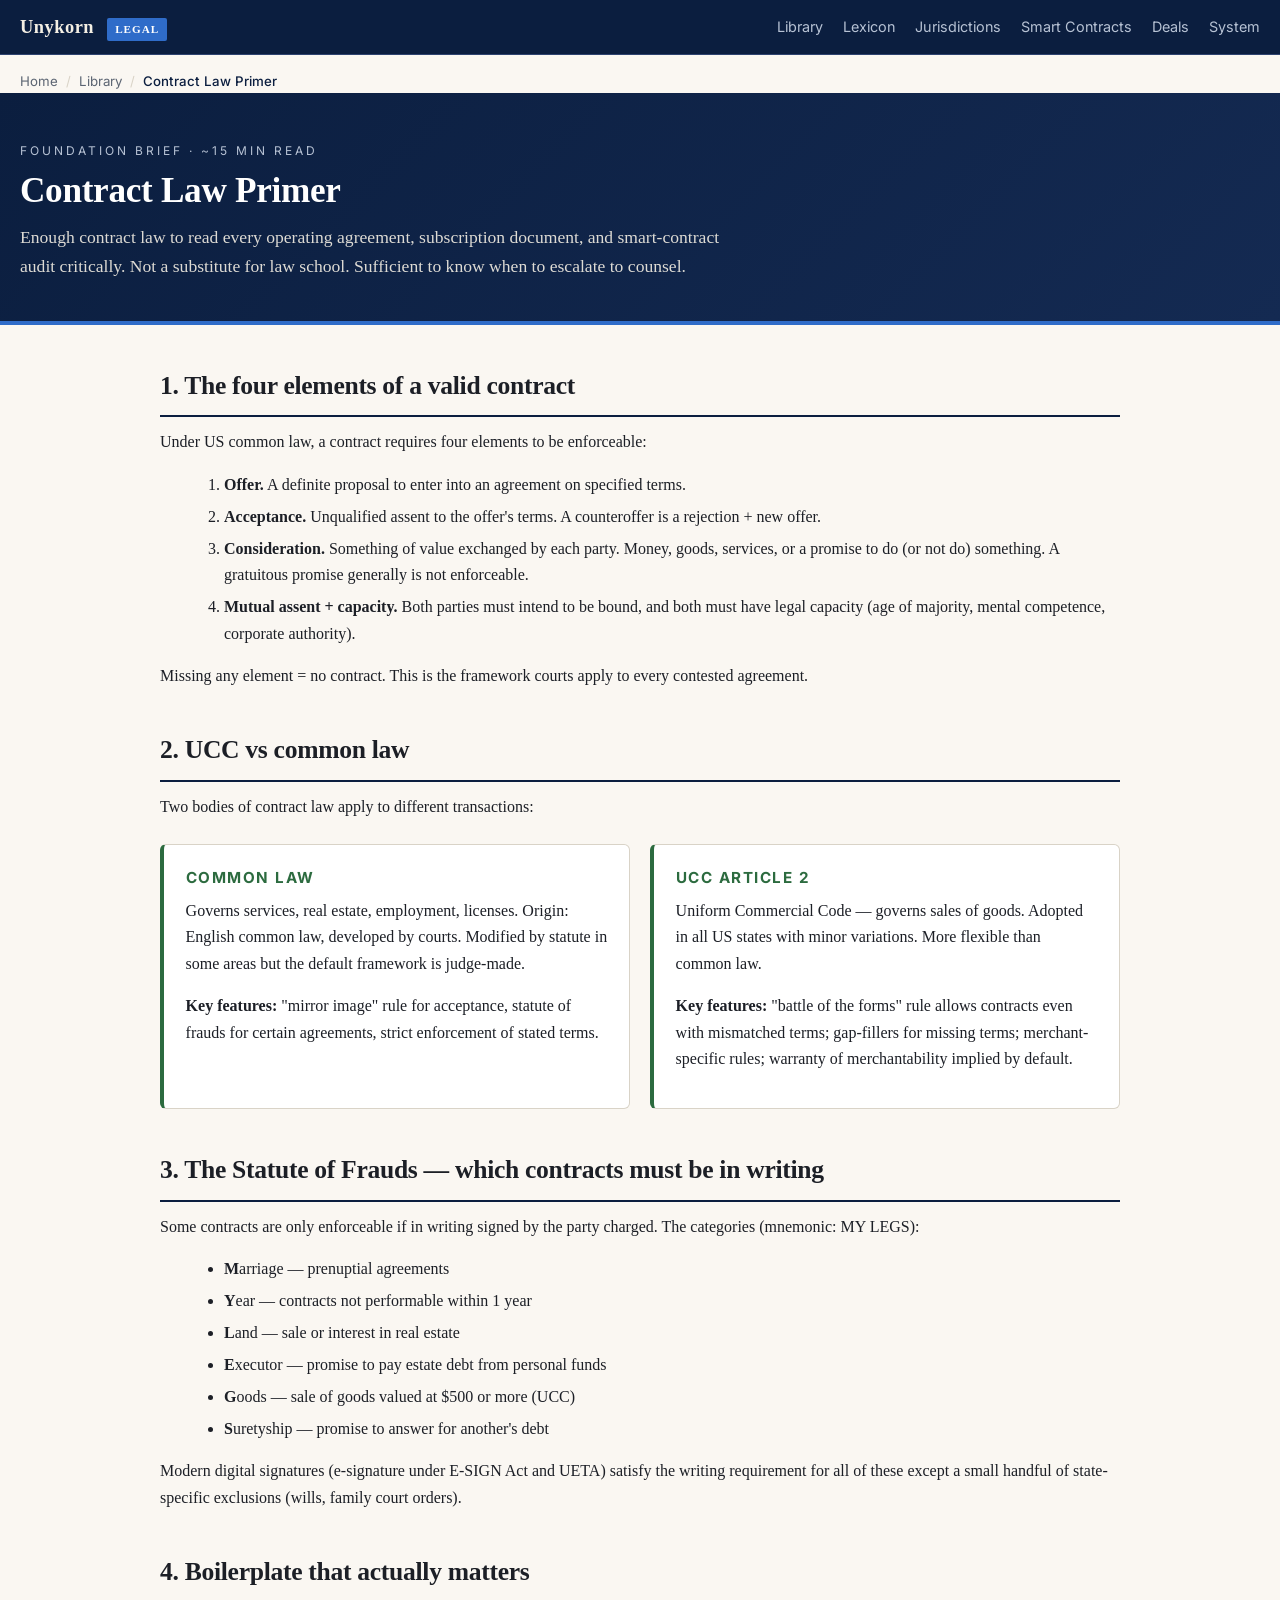
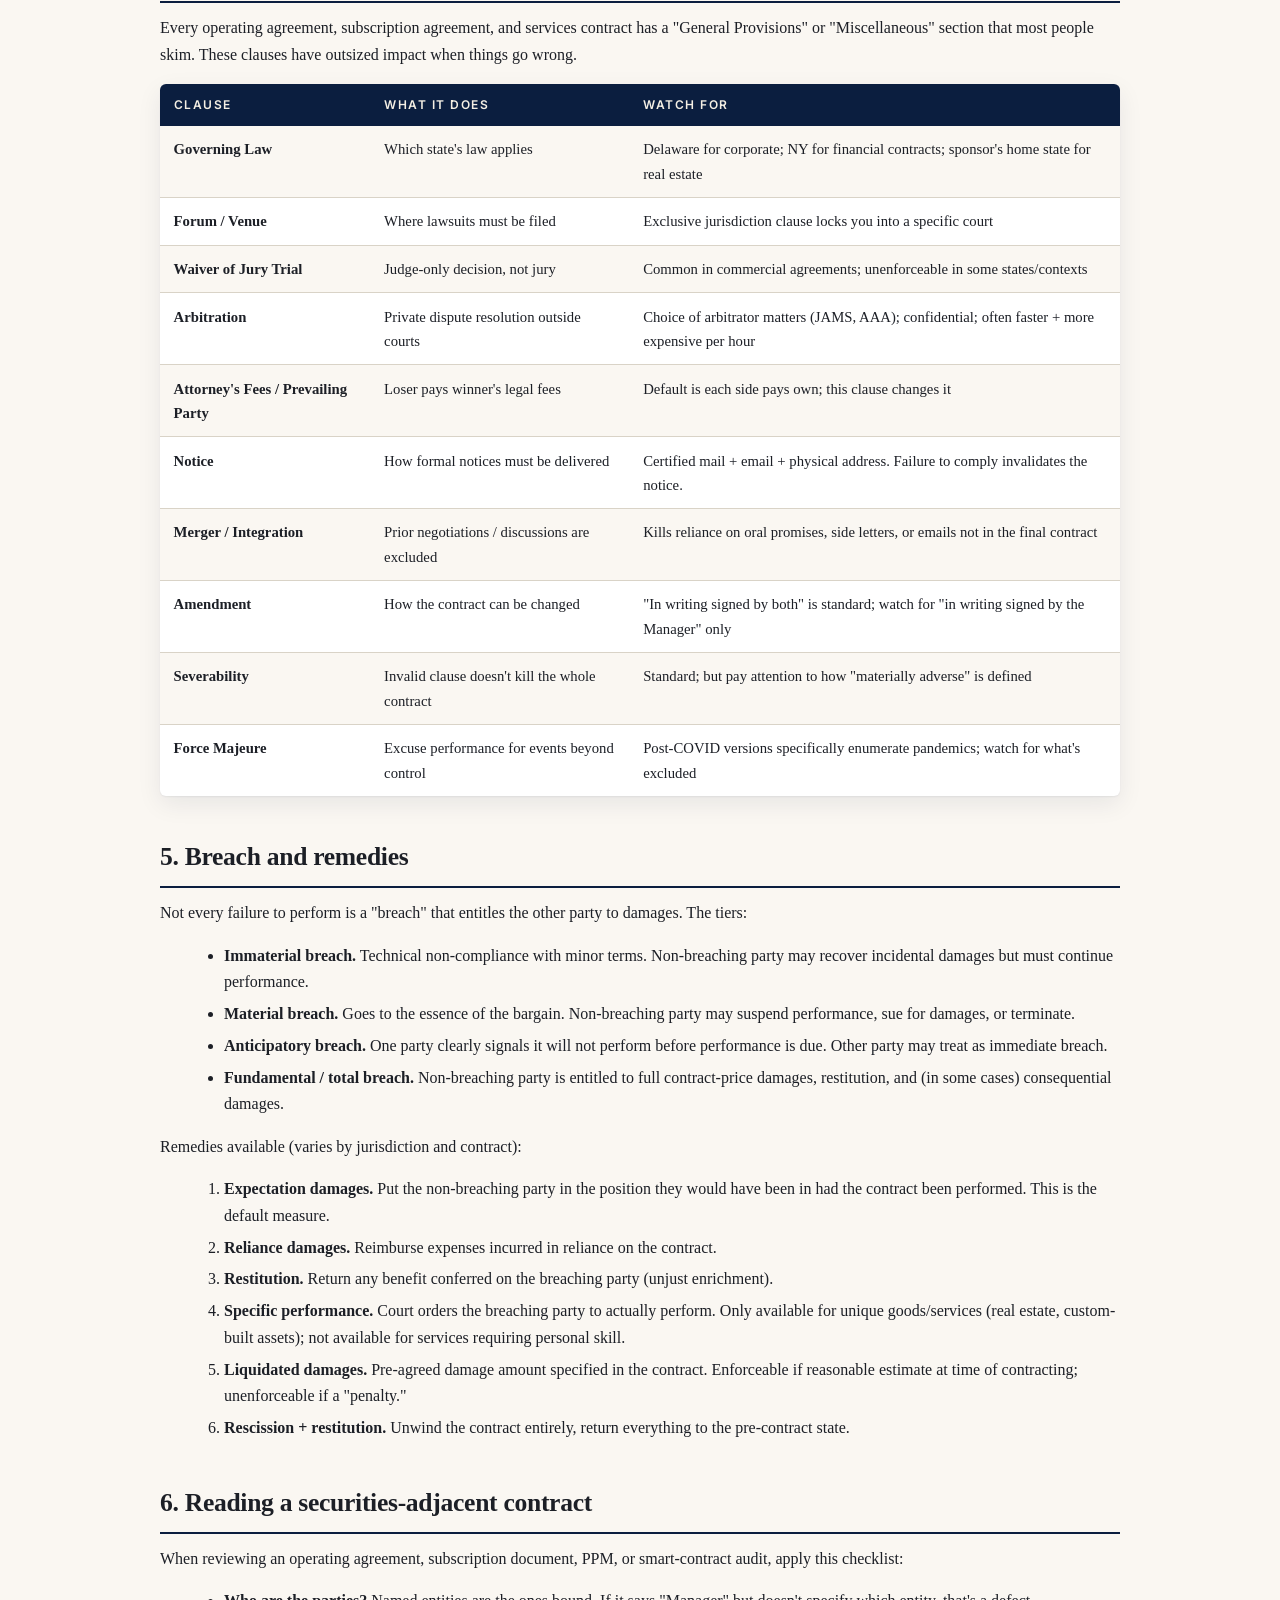
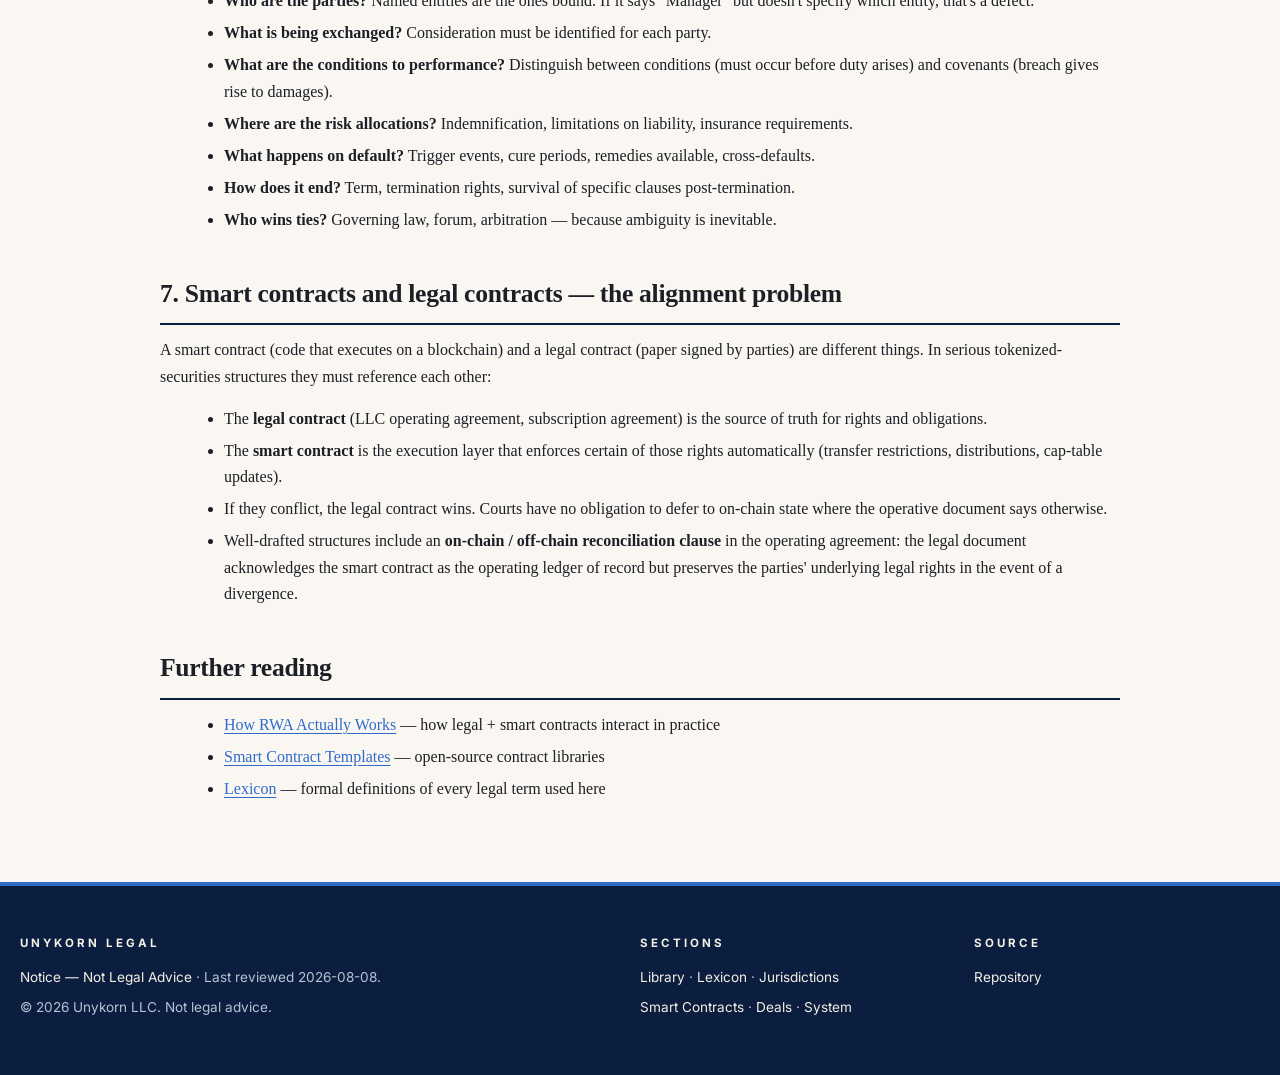
<file: library/contract-law-primer.html>
<!DOCTYPE html>
<html lang="en">
<head>
<meta charset="UTF-8" />
<meta name="viewport" content="width=device-width, initial-scale=1.0" />
<title>Contract Law Primer &mdash; Unykorn Legal</title>
<meta name="description" content="The essential contract-law concepts every operator needs to read agreements critically: offer, acceptance, consideration, capacity, statute of frauds, UCC vs common law, breach and remedies." />
<link href="https://fonts.googleapis.com/css2?family=Inter:wght@400;500;600;700&display=swap" rel="stylesheet" />
<link rel="stylesheet" href="../_ds/tokens.css" />
<link rel="stylesheet" href="../_ds/layout.css" />
<link rel="stylesheet" href="../_ds/components.css" />
<link rel="stylesheet" href="../_ds/subpage.css" />
<link rel="stylesheet" href="../_ds/print.css" media="print" />
</head>
<body>

<header class="topbar">
  <div class="topbar-inner">
    <a href="/" class="topbar-brand">Unykorn&nbsp;<span class="mark">Legal</span></a>
    <nav class="topbar-nav"><a href="/library/">Library</a><a href="/lexicon/">Lexicon</a><a href="/jurisdictions/">Jurisdictions</a><a href="/smart-contracts/">Smart Contracts</a><a href="/deals/">Deals</a><a href="/system/">System</a></nav>
  </div>
</header>

<nav class="crumbs"><a href="/">Home</a><span class="sep">/</span><a href="/library/">Library</a><span class="sep">/</span><span class="current">Contract Law Primer</span></nav>

<section class="subhero">
  <div class="subhero-inner">
    <div class="eyebrow">Foundation Brief &middot; ~15 min read</div>
    <h1>Contract Law Primer</h1>
    <p class="lede">Enough contract law to read every operating agreement, subscription document, and smart-contract audit critically. Not a substitute for law school. Sufficient to know when to escalate to counsel.</p>
  </div>
</section>

<main class="content-wide">

<h2>1. The four elements of a valid contract</h2>
<p>Under US common law, a contract requires four elements to be enforceable:</p>
<ol>
  <li><strong>Offer.</strong> A definite proposal to enter into an agreement on specified terms.</li>
  <li><strong>Acceptance.</strong> Unqualified assent to the offer's terms. A counteroffer is a rejection + new offer.</li>
  <li><strong>Consideration.</strong> Something of value exchanged by each party. Money, goods, services, or a promise to do (or not do) something. A gratuitous promise generally is not enforceable.</li>
  <li><strong>Mutual assent + capacity.</strong> Both parties must intend to be bound, and both must have legal capacity (age of majority, mental competence, corporate authority).</li>
</ol>
<p>Missing any element = no contract. This is the framework courts apply to every contested agreement.</p>

<h2>2. UCC vs common law</h2>
<p>Two bodies of contract law apply to different transactions:</p>
<div class="split">
  <div class="col do">
    <h3>Common Law</h3>
    <p>Governs services, real estate, employment, licenses. Origin: English common law, developed by courts. Modified by statute in some areas but the default framework is judge-made.</p>
    <p><strong>Key features:</strong> "mirror image" rule for acceptance, statute of frauds for certain agreements, strict enforcement of stated terms.</p>
  </div>
  <div class="col do">
    <h3>UCC Article 2</h3>
    <p>Uniform Commercial Code &mdash; governs sales of goods. Adopted in all US states with minor variations. More flexible than common law.</p>
    <p><strong>Key features:</strong> "battle of the forms" rule allows contracts even with mismatched terms; gap-fillers for missing terms; merchant-specific rules; warranty of merchantability implied by default.</p>
  </div>
</div>

<h2>3. The Statute of Frauds &mdash; which contracts must be in writing</h2>
<p>Some contracts are only enforceable if in writing signed by the party charged. The categories (mnemonic: MY LEGS):</p>
<ul>
  <li><strong>M</strong>arriage &mdash; prenuptial agreements</li>
  <li><strong>Y</strong>ear &mdash; contracts not performable within 1 year</li>
  <li><strong>L</strong>and &mdash; sale or interest in real estate</li>
  <li><strong>E</strong>xecutor &mdash; promise to pay estate debt from personal funds</li>
  <li><strong>G</strong>oods &mdash; sale of goods valued at $500 or more (UCC)</li>
  <li><strong>S</strong>uretyship &mdash; promise to answer for another's debt</li>
</ul>
<p>Modern digital signatures (e-signature under E-SIGN Act and UETA) satisfy the writing requirement for all of these except a small handful of state-specific exclusions (wills, family court orders).</p>

<h2>4. Boilerplate that actually matters</h2>
<p>Every operating agreement, subscription agreement, and services contract has a "General Provisions" or "Miscellaneous" section that most people skim. These clauses have outsized impact when things go wrong.</p>
<table>
  <thead><tr><th>Clause</th><th>What it does</th><th>Watch for</th></tr></thead>
  <tbody>
    <tr><td><strong>Governing Law</strong></td><td>Which state's law applies</td><td>Delaware for corporate; NY for financial contracts; sponsor's home state for real estate</td></tr>
    <tr><td><strong>Forum / Venue</strong></td><td>Where lawsuits must be filed</td><td>Exclusive jurisdiction clause locks you into a specific court</td></tr>
    <tr><td><strong>Waiver of Jury Trial</strong></td><td>Judge-only decision, not jury</td><td>Common in commercial agreements; unenforceable in some states/contexts</td></tr>
    <tr><td><strong>Arbitration</strong></td><td>Private dispute resolution outside courts</td><td>Choice of arbitrator matters (JAMS, AAA); confidential; often faster + more expensive per hour</td></tr>
    <tr><td><strong>Attorney's Fees / Prevailing Party</strong></td><td>Loser pays winner's legal fees</td><td>Default is each side pays own; this clause changes it</td></tr>
    <tr><td><strong>Notice</strong></td><td>How formal notices must be delivered</td><td>Certified mail + email + physical address. Failure to comply invalidates the notice.</td></tr>
    <tr><td><strong>Merger / Integration</strong></td><td>Prior negotiations / discussions are excluded</td><td>Kills reliance on oral promises, side letters, or emails not in the final contract</td></tr>
    <tr><td><strong>Amendment</strong></td><td>How the contract can be changed</td><td>"In writing signed by both" is standard; watch for "in writing signed by the Manager" only</td></tr>
    <tr><td><strong>Severability</strong></td><td>Invalid clause doesn't kill the whole contract</td><td>Standard; but pay attention to how "materially adverse" is defined</td></tr>
    <tr><td><strong>Force Majeure</strong></td><td>Excuse performance for events beyond control</td><td>Post-COVID versions specifically enumerate pandemics; watch for what's excluded</td></tr>
  </tbody>
</table>

<h2>5. Breach and remedies</h2>
<p>Not every failure to perform is a "breach" that entitles the other party to damages. The tiers:</p>
<ul>
  <li><strong>Immaterial breach.</strong> Technical non-compliance with minor terms. Non-breaching party may recover incidental damages but must continue performance.</li>
  <li><strong>Material breach.</strong> Goes to the essence of the bargain. Non-breaching party may suspend performance, sue for damages, or terminate.</li>
  <li><strong>Anticipatory breach.</strong> One party clearly signals it will not perform before performance is due. Other party may treat as immediate breach.</li>
  <li><strong>Fundamental / total breach.</strong> Non-breaching party is entitled to full contract-price damages, restitution, and (in some cases) consequential damages.</li>
</ul>
<p>Remedies available (varies by jurisdiction and contract):</p>
<ol>
  <li><strong>Expectation damages.</strong> Put the non-breaching party in the position they would have been in had the contract been performed. This is the default measure.</li>
  <li><strong>Reliance damages.</strong> Reimburse expenses incurred in reliance on the contract.</li>
  <li><strong>Restitution.</strong> Return any benefit conferred on the breaching party (unjust enrichment).</li>
  <li><strong>Specific performance.</strong> Court orders the breaching party to actually perform. Only available for unique goods/services (real estate, custom-built assets); not available for services requiring personal skill.</li>
  <li><strong>Liquidated damages.</strong> Pre-agreed damage amount specified in the contract. Enforceable if reasonable estimate at time of contracting; unenforceable if a "penalty."</li>
  <li><strong>Rescission + restitution.</strong> Unwind the contract entirely, return everything to the pre-contract state.</li>
</ol>

<h2>6. Reading a securities-adjacent contract</h2>
<p>When reviewing an operating agreement, subscription document, PPM, or smart-contract audit, apply this checklist:</p>
<ul>
  <li><strong>Who are the parties?</strong> Named entities are the ones bound. If it says "Manager" but doesn't specify which entity, that's a defect.</li>
  <li><strong>What is being exchanged?</strong> Consideration must be identified for each party.</li>
  <li><strong>What are the conditions to performance?</strong> Distinguish between conditions (must occur before duty arises) and covenants (breach gives rise to damages).</li>
  <li><strong>Where are the risk allocations?</strong> Indemnification, limitations on liability, insurance requirements.</li>
  <li><strong>What happens on default?</strong> Trigger events, cure periods, remedies available, cross-defaults.</li>
  <li><strong>How does it end?</strong> Term, termination rights, survival of specific clauses post-termination.</li>
  <li><strong>Who wins ties?</strong> Governing law, forum, arbitration &mdash; because ambiguity is inevitable.</li>
</ul>

<h2>7. Smart contracts and legal contracts &mdash; the alignment problem</h2>
<p>A smart contract (code that executes on a blockchain) and a legal contract (paper signed by parties) are different things. In serious tokenized-securities structures they must reference each other:</p>
<ul>
  <li>The <strong>legal contract</strong> (LLC operating agreement, subscription agreement) is the source of truth for rights and obligations.</li>
  <li>The <strong>smart contract</strong> is the execution layer that enforces certain of those rights automatically (transfer restrictions, distributions, cap-table updates).</li>
  <li>If they conflict, the legal contract wins. Courts have no obligation to defer to on-chain state where the operative document says otherwise.</li>
  <li>Well-drafted structures include an <strong>on-chain / off-chain reconciliation clause</strong> in the operating agreement: the legal document acknowledges the smart contract as the operating ledger of record but preserves the parties' underlying legal rights in the event of a divergence.</li>
</ul>

<h2>Further reading</h2>
<ul>
  <li><a href="./rwa-fundamentals.html">How RWA Actually Works</a> &mdash; how legal + smart contracts interact in practice</li>
  <li><a href="/smart-contracts/">Smart Contract Templates</a> &mdash; open-source contract libraries</li>
  <li><a href="/lexicon/">Lexicon</a> &mdash; formal definitions of every legal term used here</li>
</ul>

</main>

<footer class="footer">
  <div class="footer-inner">
    <div><h4>Unykorn Legal</h4><p><p><a href="/notice/">Notice &mdash; Not Legal Advice</a> &middot; Last reviewed 2026-08-08.</p>
      <p style="margin-top: 0.5rem;">&copy; 2026 Unykorn LLC. Not legal advice.</p></div>
    <div><h4>Sections</h4><p><a href="/library/">Library</a> &middot; <a href="/lexicon/">Lexicon</a> &middot; <a href="/jurisdictions/">Jurisdictions</a></p><p><a href="/smart-contracts/">Smart Contracts</a> &middot; <a href="/deals/">Deals</a> &middot; <a href="/system/">System</a></p></div>
    <div><h4>Source</h4><p><a href="https://github.com/FTHTrading/legal">Repository</a></p></div>
  </div>
</footer>

</body>
</html>
</file>
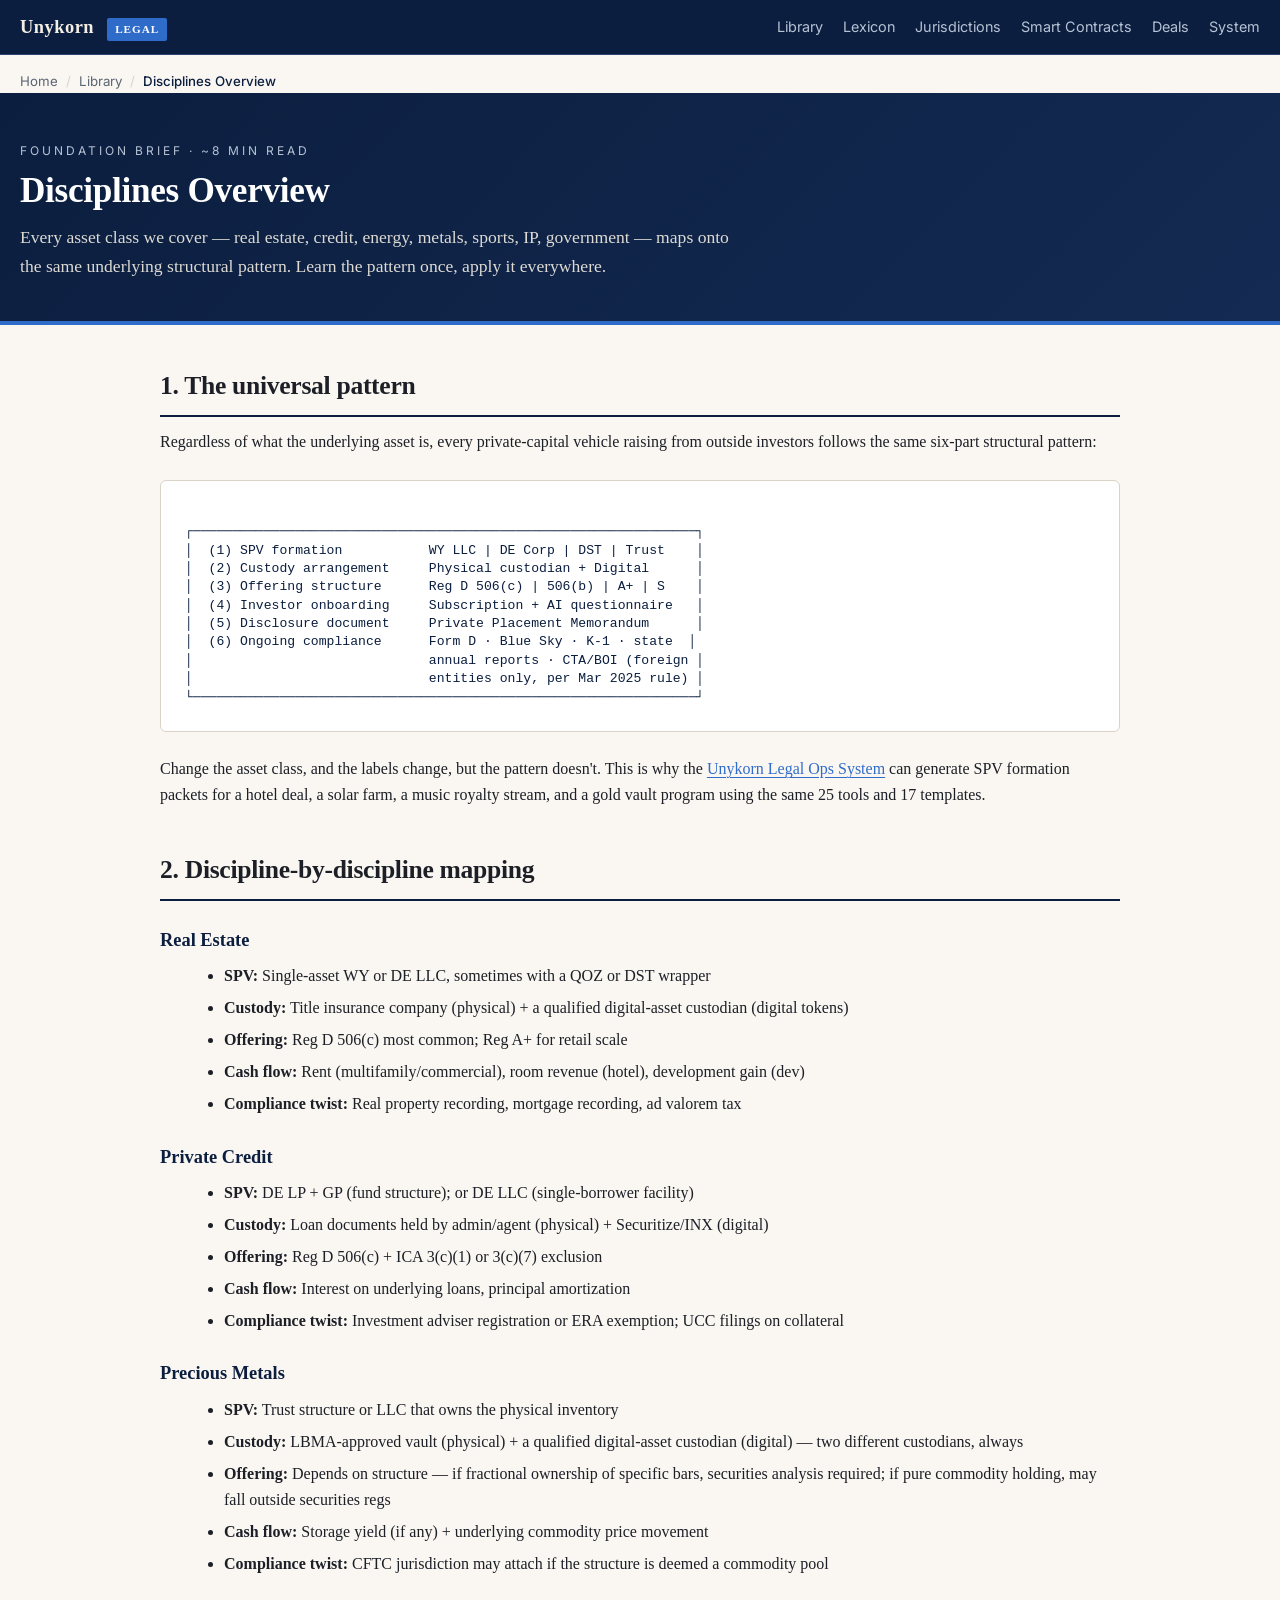
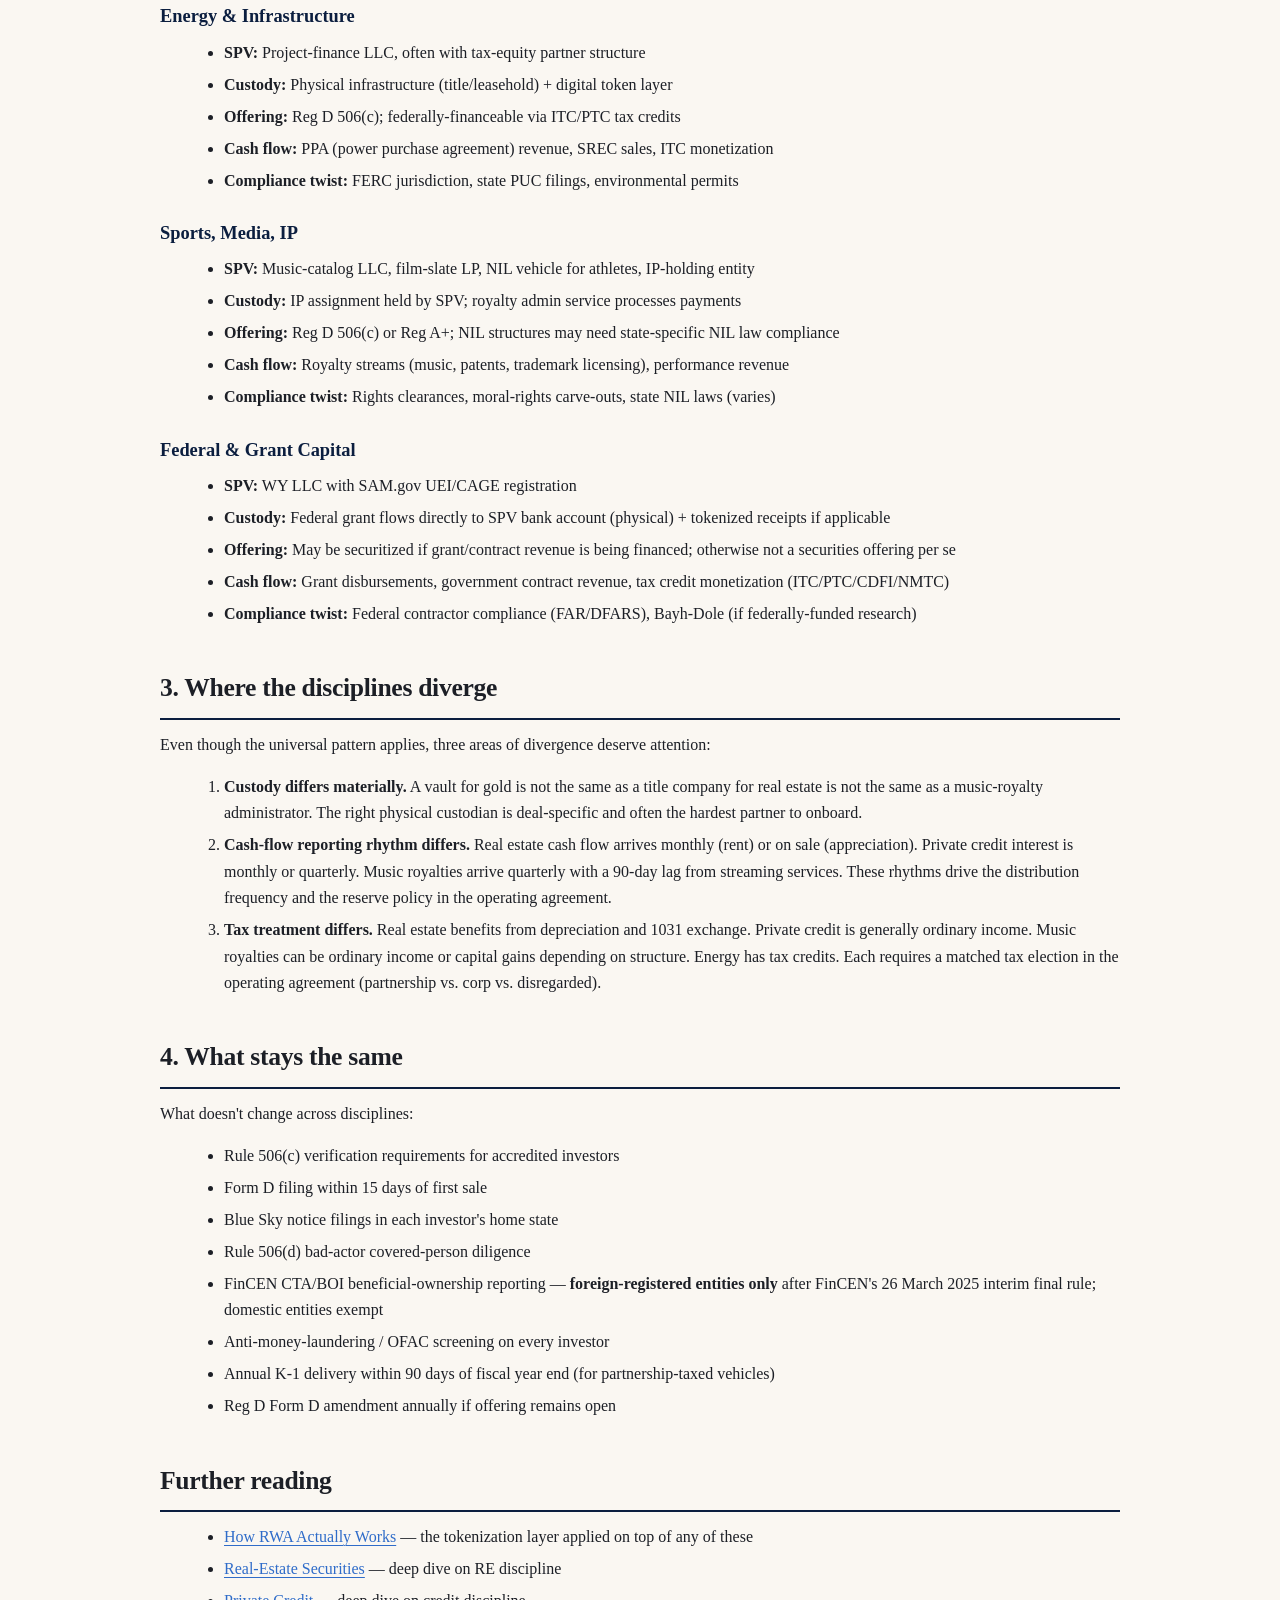
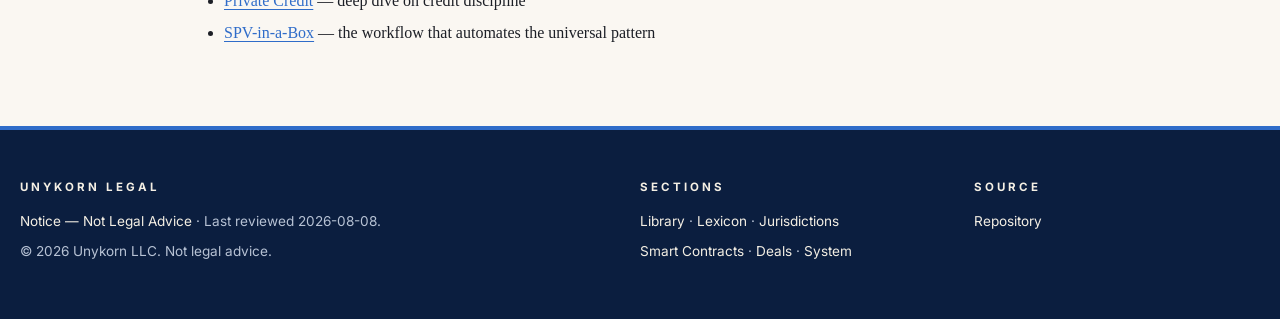
<file: library/disciplines-overview.html>
<!DOCTYPE html>
<html lang="en">
<head>
<meta charset="UTF-8" />
<meta name="viewport" content="width=device-width, initial-scale=1.0" />
<title>Disciplines Overview &mdash; Unykorn Legal</title>
<meta name="description" content="How every operating discipline maps onto the same underlying structuring pattern: SPV + custody + subscription + PPM + Blue Sky + compliance calendar." />
<link href="https://fonts.googleapis.com/css2?family=Inter:wght@400;500;600;700&display=swap" rel="stylesheet" />
<link rel="stylesheet" href="../_ds/tokens.css" />
<link rel="stylesheet" href="../_ds/layout.css" />
<link rel="stylesheet" href="../_ds/components.css" />
<link rel="stylesheet" href="../_ds/subpage.css" />
<link rel="stylesheet" href="../_ds/print.css" media="print" />
</head>
<body>

<header class="topbar">
  <div class="topbar-inner">
    <a href="/" class="topbar-brand">Unykorn&nbsp;<span class="mark">Legal</span></a>
    <nav class="topbar-nav"><a href="/library/">Library</a><a href="/lexicon/">Lexicon</a><a href="/jurisdictions/">Jurisdictions</a><a href="/smart-contracts/">Smart Contracts</a><a href="/deals/">Deals</a><a href="/system/">System</a></nav>
  </div>
</header>

<nav class="crumbs"><a href="/">Home</a><span class="sep">/</span><a href="/library/">Library</a><span class="sep">/</span><span class="current">Disciplines Overview</span></nav>

<section class="subhero">
  <div class="subhero-inner">
    <div class="eyebrow">Foundation Brief &middot; ~8 min read</div>
    <h1>Disciplines Overview</h1>
    <p class="lede">Every asset class we cover &mdash; real estate, credit, energy, metals, sports, IP, government &mdash; maps onto the same underlying structural pattern. Learn the pattern once, apply it everywhere.</p>
  </div>
</section>

<main class="content-wide">

<h2>1. The universal pattern</h2>
<p>Regardless of what the underlying asset is, every private-capital vehicle raising from outside investors follows the same six-part structural pattern:</p>
<div class="diagram">
┌────────────────────────────────────────────────────────────────┐
│  (1) SPV formation           WY LLC | DE Corp | DST | Trust    │
│  (2) Custody arrangement     Physical custodian + Digital      │
│  (3) Offering structure      Reg D 506(c) | 506(b) | A+ | S    │
│  (4) Investor onboarding     Subscription + AI questionnaire   │
│  (5) Disclosure document     Private Placement Memorandum      │
│  (6) Ongoing compliance      Form D · Blue Sky · K-1 · state  │
│                              annual reports · CTA/BOI (foreign │
│                              entities only, per Mar 2025 rule) │
└────────────────────────────────────────────────────────────────┘
</div>
<p>Change the asset class, and the labels change, but the pattern doesn't. This is why the <a href="/system/">Unykorn Legal Ops System</a> can generate SPV formation packets for a hotel deal, a solar farm, a music royalty stream, and a gold vault program using the same 25 tools and 17 templates.</p>

<h2>2. Discipline-by-discipline mapping</h2>

<h3>Real Estate</h3>
<ul>
  <li><strong>SPV:</strong> Single-asset WY or DE LLC, sometimes with a QOZ or DST wrapper</li>
  <li><strong>Custody:</strong> Title insurance company (physical) + a qualified digital-asset custodian (digital tokens)</li>
  <li><strong>Offering:</strong> Reg D 506(c) most common; Reg A+ for retail scale</li>
  <li><strong>Cash flow:</strong> Rent (multifamily/commercial), room revenue (hotel), development gain (dev)</li>
  <li><strong>Compliance twist:</strong> Real property recording, mortgage recording, ad valorem tax</li>
</ul>

<h3>Private Credit</h3>
<ul>
  <li><strong>SPV:</strong> DE LP + GP (fund structure); or DE LLC (single-borrower facility)</li>
  <li><strong>Custody:</strong> Loan documents held by admin/agent (physical) + Securitize/INX (digital)</li>
  <li><strong>Offering:</strong> Reg D 506(c) + ICA 3(c)(1) or 3(c)(7) exclusion</li>
  <li><strong>Cash flow:</strong> Interest on underlying loans, principal amortization</li>
  <li><strong>Compliance twist:</strong> Investment adviser registration or ERA exemption; UCC filings on collateral</li>
</ul>

<h3>Precious Metals</h3>
<ul>
  <li><strong>SPV:</strong> Trust structure or LLC that owns the physical inventory</li>
  <li><strong>Custody:</strong> LBMA-approved vault (physical) + a qualified digital-asset custodian (digital) &mdash; two different custodians, always</li>
  <li><strong>Offering:</strong> Depends on structure &mdash; if fractional ownership of specific bars, securities analysis required; if pure commodity holding, may fall outside securities regs</li>
  <li><strong>Cash flow:</strong> Storage yield (if any) + underlying commodity price movement</li>
  <li><strong>Compliance twist:</strong> CFTC jurisdiction may attach if the structure is deemed a commodity pool</li>
</ul>

<h3>Energy &amp; Infrastructure</h3>
<ul>
  <li><strong>SPV:</strong> Project-finance LLC, often with tax-equity partner structure</li>
  <li><strong>Custody:</strong> Physical infrastructure (title/leasehold) + digital token layer</li>
  <li><strong>Offering:</strong> Reg D 506(c); federally-financeable via ITC/PTC tax credits</li>
  <li><strong>Cash flow:</strong> PPA (power purchase agreement) revenue, SREC sales, ITC monetization</li>
  <li><strong>Compliance twist:</strong> FERC jurisdiction, state PUC filings, environmental permits</li>
</ul>

<h3>Sports, Media, IP</h3>
<ul>
  <li><strong>SPV:</strong> Music-catalog LLC, film-slate LP, NIL vehicle for athletes, IP-holding entity</li>
  <li><strong>Custody:</strong> IP assignment held by SPV; royalty admin service processes payments</li>
  <li><strong>Offering:</strong> Reg D 506(c) or Reg A+; NIL structures may need state-specific NIL law compliance</li>
  <li><strong>Cash flow:</strong> Royalty streams (music, patents, trademark licensing), performance revenue</li>
  <li><strong>Compliance twist:</strong> Rights clearances, moral-rights carve-outs, state NIL laws (varies)</li>
</ul>

<h3>Federal &amp; Grant Capital</h3>
<ul>
  <li><strong>SPV:</strong> WY LLC with SAM.gov UEI/CAGE registration</li>
  <li><strong>Custody:</strong> Federal grant flows directly to SPV bank account (physical) + tokenized receipts if applicable</li>
  <li><strong>Offering:</strong> May be securitized if grant/contract revenue is being financed; otherwise not a securities offering per se</li>
  <li><strong>Cash flow:</strong> Grant disbursements, government contract revenue, tax credit monetization (ITC/PTC/CDFI/NMTC)</li>
  <li><strong>Compliance twist:</strong> Federal contractor compliance (FAR/DFARS), Bayh-Dole (if federally-funded research)</li>
</ul>

<h2>3. Where the disciplines diverge</h2>
<p>Even though the universal pattern applies, three areas of divergence deserve attention:</p>
<ol>
  <li><strong>Custody differs materially.</strong> A vault for gold is not the same as a title company for real estate is not the same as a music-royalty administrator. The right physical custodian is deal-specific and often the hardest partner to onboard.</li>
  <li><strong>Cash-flow reporting rhythm differs.</strong> Real estate cash flow arrives monthly (rent) or on sale (appreciation). Private credit interest is monthly or quarterly. Music royalties arrive quarterly with a 90-day lag from streaming services. These rhythms drive the distribution frequency and the reserve policy in the operating agreement.</li>
  <li><strong>Tax treatment differs.</strong> Real estate benefits from depreciation and 1031 exchange. Private credit is generally ordinary income. Music royalties can be ordinary income or capital gains depending on structure. Energy has tax credits. Each requires a matched tax election in the operating agreement (partnership vs. corp vs. disregarded).</li>
</ol>

<h2>4. What stays the same</h2>
<p>What doesn't change across disciplines:</p>
<ul>
  <li>Rule 506(c) verification requirements for accredited investors</li>
  <li>Form D filing within 15 days of first sale</li>
  <li>Blue Sky notice filings in each investor's home state</li>
  <li>Rule 506(d) bad-actor covered-person diligence</li>
  <li>FinCEN CTA/BOI beneficial-ownership reporting &mdash; <strong>foreign-registered entities only</strong> after FinCEN's 26 March 2025 interim final rule; domestic entities exempt</li>
  <li>Anti-money-laundering / OFAC screening on every investor</li>
  <li>Annual K-1 delivery within 90 days of fiscal year end (for partnership-taxed vehicles)</li>
  <li>Reg D Form D amendment annually if offering remains open</li>
</ul>

<h2>Further reading</h2>
<ul>
  <li><a href="./rwa-fundamentals.html">How RWA Actually Works</a> &mdash; the tokenization layer applied on top of any of these</li>
  <li><a href="./real-estate-securities.html">Real-Estate Securities</a> &mdash; deep dive on RE discipline</li>
  <li><a href="./private-credit.html">Private Credit</a> &mdash; deep dive on credit discipline</li>
  <li><a href="/system/#workflow">SPV-in-a-Box</a> &mdash; the workflow that automates the universal pattern</li>
</ul>

</main>

<footer class="footer">
  <div class="footer-inner">
    <div><h4>Unykorn Legal</h4><p><p><a href="/notice/">Notice &mdash; Not Legal Advice</a> &middot; Last reviewed 2026-08-08.</p>
      <p style="margin-top: 0.5rem;">&copy; 2026 Unykorn LLC. Not legal advice.</p></div>
    <div><h4>Sections</h4><p><a href="/library/">Library</a> &middot; <a href="/lexicon/">Lexicon</a> &middot; <a href="/jurisdictions/">Jurisdictions</a></p><p><a href="/smart-contracts/">Smart Contracts</a> &middot; <a href="/deals/">Deals</a> &middot; <a href="/system/">System</a></p></div>
    <div><h4>Source</h4><p><a href="https://github.com/FTHTrading/legal">Repository</a></p></div>
  </div>
</footer>

</body>
</html>
</file>
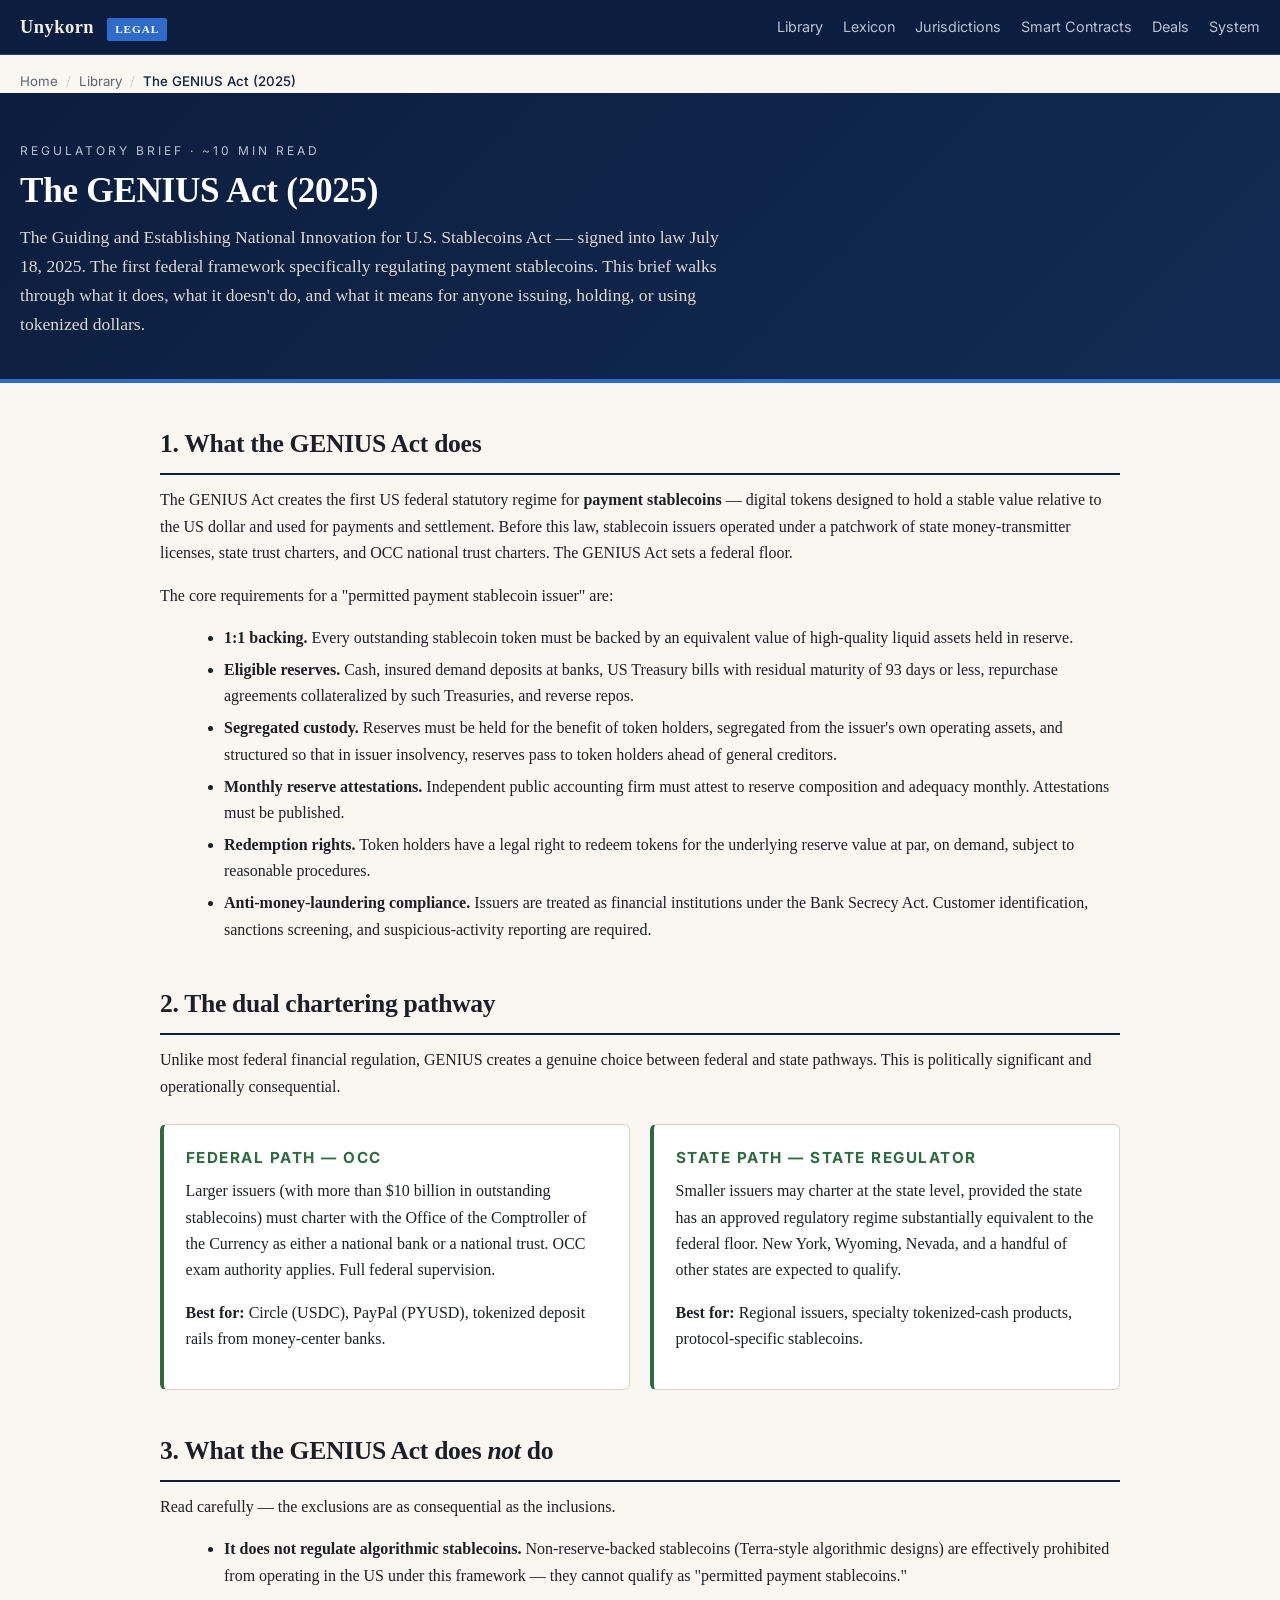
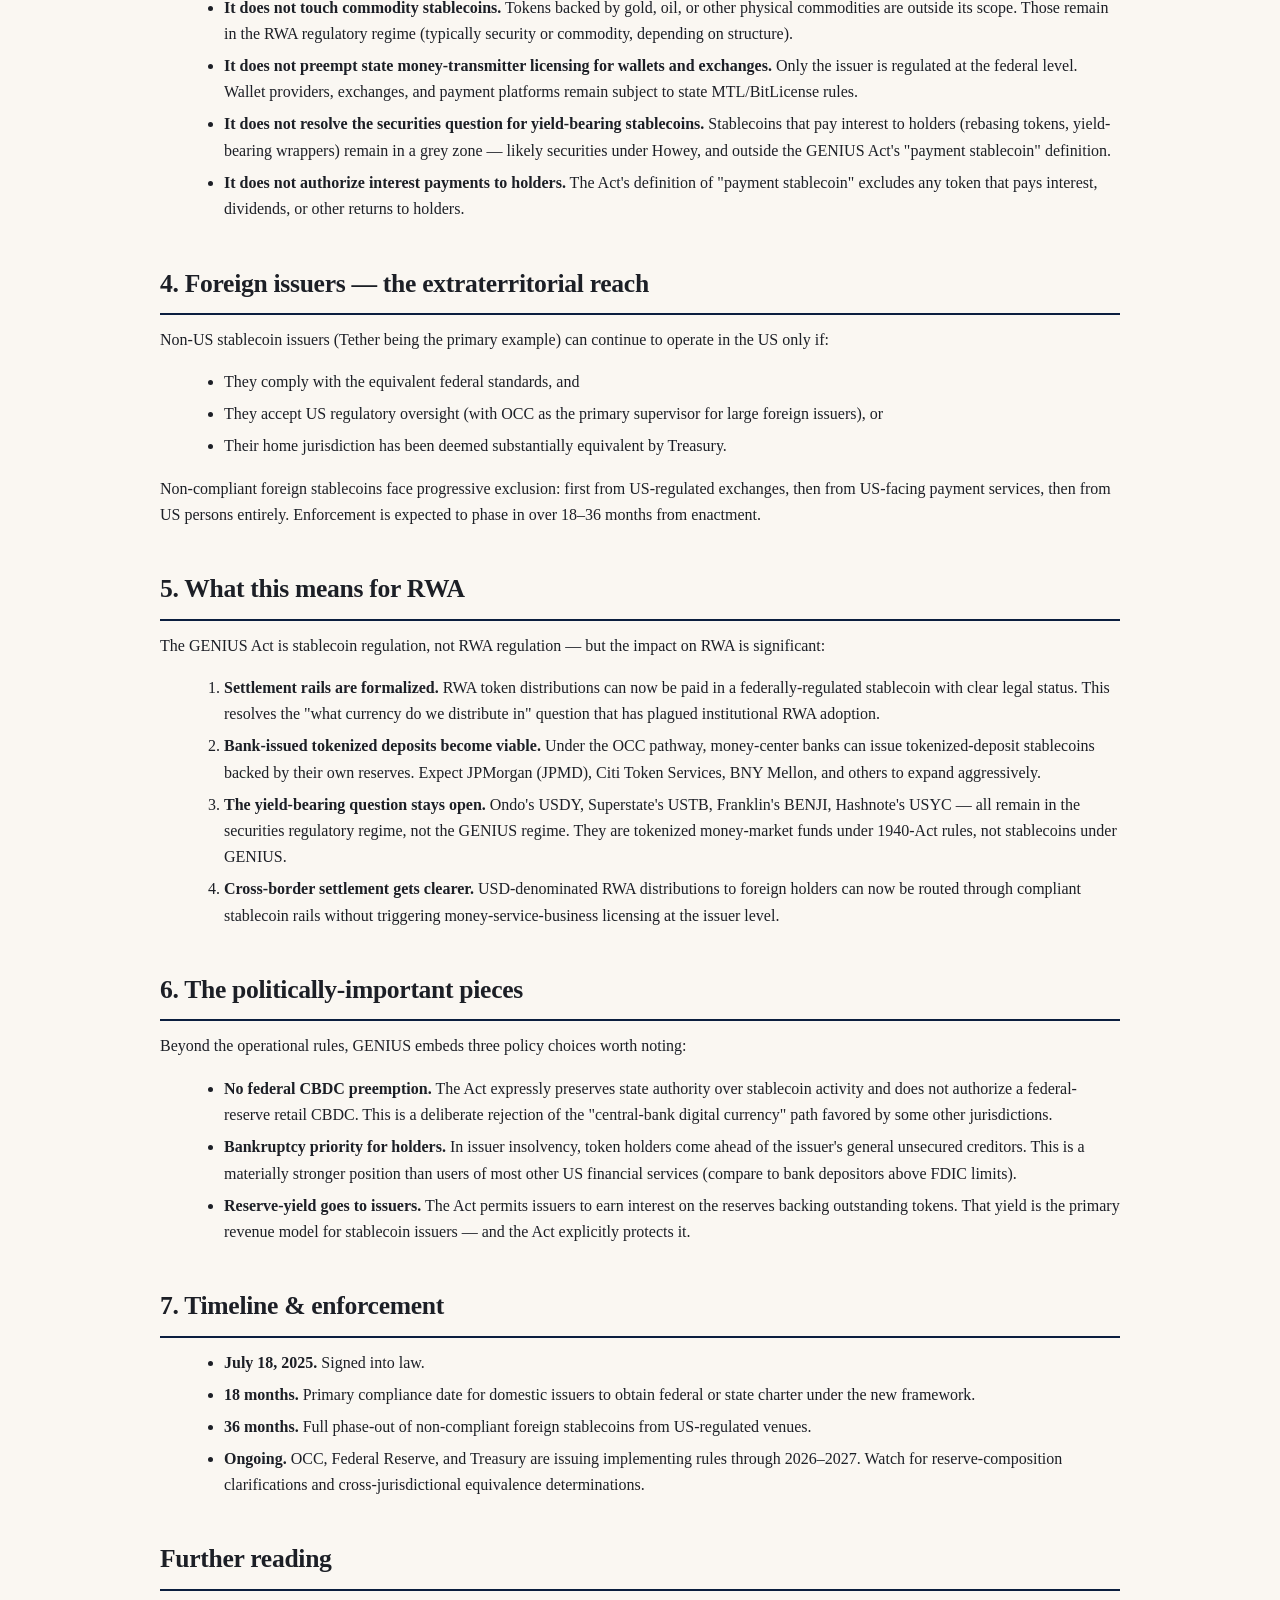
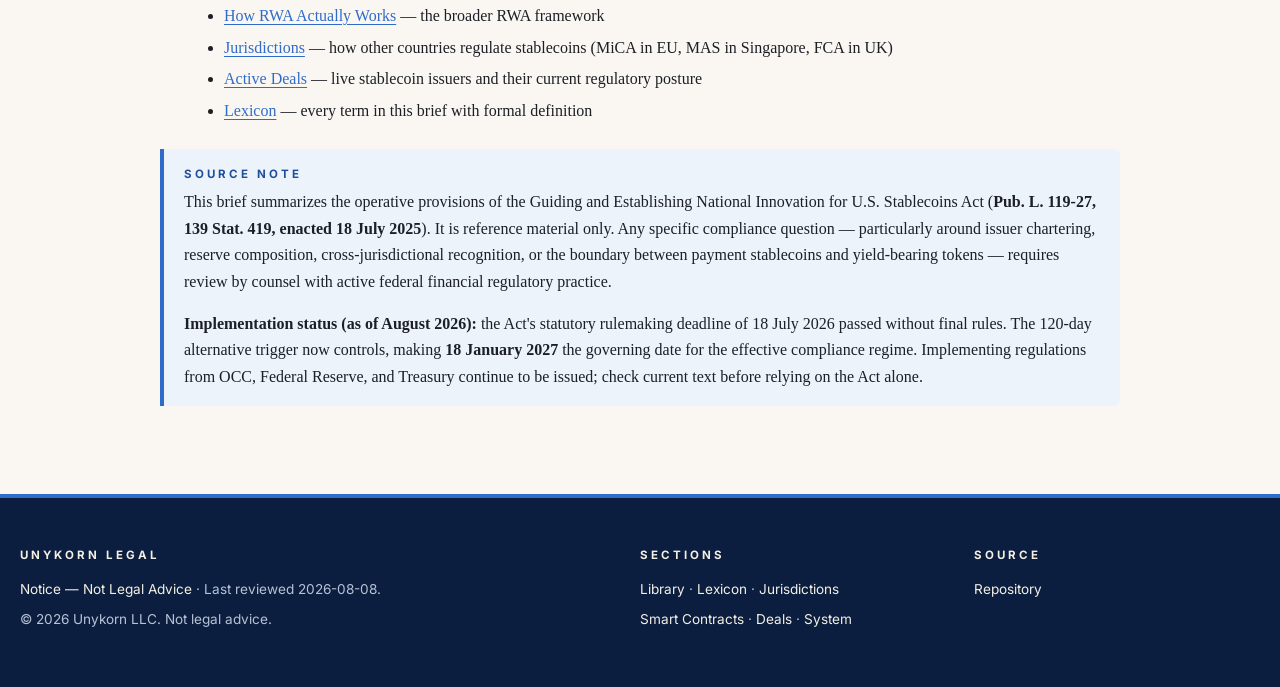
<file: library/genius-act.html>
<!DOCTYPE html>
<html lang="en">
<head>
<meta charset="UTF-8" />
<meta name="viewport" content="width=device-width, initial-scale=1.0" />
<title>The GENIUS Act (2025) &mdash; Unykorn Legal</title>
<meta name="description" content="Guiding and Establishing National Innovation for U.S. Stablecoins Act &mdash; the first federal stablecoin regulatory framework. Reserve regime, dual chartering, foreign issuers, and what it means for tokenized RWA." />
<link rel="preconnect" href="https://fonts.googleapis.com" />
<link rel="preconnect" href="https://fonts.gstatic.com" crossorigin />
<link href="https://fonts.googleapis.com/css2?family=Inter:wght@400;500;600;700&display=swap" rel="stylesheet" />
<link rel="stylesheet" href="../_ds/tokens.css" />
<link rel="stylesheet" href="../_ds/layout.css" />
<link rel="stylesheet" href="../_ds/components.css" />
<link rel="stylesheet" href="../_ds/subpage.css" />
<link rel="stylesheet" href="../_ds/print.css" media="print" />
</head>
<body>

<header class="topbar">
  <div class="topbar-inner">
    <a href="/" class="topbar-brand">Unykorn&nbsp;<span class="mark">Legal</span></a>
    <nav class="topbar-nav">
      <a href="/library/">Library</a><a href="/lexicon/">Lexicon</a><a href="/jurisdictions/">Jurisdictions</a><a href="/smart-contracts/">Smart Contracts</a><a href="/deals/">Deals</a><a href="/system/">System</a>
    </nav>
  </div>
</header>

<nav class="crumbs">
  <a href="/">Home</a><span class="sep">/</span><a href="/library/">Library</a><span class="sep">/</span><span class="current">The GENIUS Act (2025)</span>
</nav>

<section class="subhero">
  <div class="subhero-inner">
    <div class="eyebrow">Regulatory Brief &middot; ~10 min read</div>
    <h1>The GENIUS Act (2025)</h1>
    <p class="lede">The Guiding and Establishing National Innovation for U.S. Stablecoins Act &mdash; signed into law July 18, 2025. The first federal framework specifically regulating payment stablecoins. This brief walks through what it does, what it doesn't do, and what it means for anyone issuing, holding, or using tokenized dollars.</p>
  </div>
</section>

<main class="content-wide">

<h2>1. What the GENIUS Act does</h2>
<p>The GENIUS Act creates the first US federal statutory regime for <strong>payment stablecoins</strong> &mdash; digital tokens designed to hold a stable value relative to the US dollar and used for payments and settlement. Before this law, stablecoin issuers operated under a patchwork of state money-transmitter licenses, state trust charters, and OCC national trust charters. The GENIUS Act sets a federal floor.</p>
<p>The core requirements for a "permitted payment stablecoin issuer" are:</p>
<ul>
  <li><strong>1:1 backing.</strong> Every outstanding stablecoin token must be backed by an equivalent value of high-quality liquid assets held in reserve.</li>
  <li><strong>Eligible reserves.</strong> Cash, insured demand deposits at banks, US Treasury bills with residual maturity of 93 days or less, repurchase agreements collateralized by such Treasuries, and reverse repos.</li>
  <li><strong>Segregated custody.</strong> Reserves must be held for the benefit of token holders, segregated from the issuer's own operating assets, and structured so that in issuer insolvency, reserves pass to token holders ahead of general creditors.</li>
  <li><strong>Monthly reserve attestations.</strong> Independent public accounting firm must attest to reserve composition and adequacy monthly. Attestations must be published.</li>
  <li><strong>Redemption rights.</strong> Token holders have a legal right to redeem tokens for the underlying reserve value at par, on demand, subject to reasonable procedures.</li>
  <li><strong>Anti-money-laundering compliance.</strong> Issuers are treated as financial institutions under the Bank Secrecy Act. Customer identification, sanctions screening, and suspicious-activity reporting are required.</li>
</ul>

<h2>2. The dual chartering pathway</h2>
<p>Unlike most federal financial regulation, GENIUS creates a genuine choice between federal and state pathways. This is politically significant and operationally consequential.</p>

<div class="split">
  <div class="col do">
    <h3>Federal Path &mdash; OCC</h3>
    <p>Larger issuers (with more than $10 billion in outstanding stablecoins) must charter with the Office of the Comptroller of the Currency as either a national bank or a national trust. OCC exam authority applies. Full federal supervision.</p>
    <p><strong>Best for:</strong> Circle (USDC), PayPal (PYUSD), tokenized deposit rails from money-center banks.</p>
  </div>
  <div class="col do">
    <h3>State Path &mdash; State Regulator</h3>
    <p>Smaller issuers may charter at the state level, provided the state has an approved regulatory regime substantially equivalent to the federal floor. New York, Wyoming, Nevada, and a handful of other states are expected to qualify.</p>
    <p><strong>Best for:</strong> Regional issuers, specialty tokenized-cash products, protocol-specific stablecoins.</p>
  </div>
</div>

<h2>3. What the GENIUS Act does <em>not</em> do</h2>
<p>Read carefully &mdash; the exclusions are as consequential as the inclusions.</p>
<ul>
  <li><strong>It does not regulate algorithmic stablecoins.</strong> Non-reserve-backed stablecoins (Terra-style algorithmic designs) are effectively prohibited from operating in the US under this framework &mdash; they cannot qualify as "permitted payment stablecoins."</li>
  <li><strong>It does not touch commodity stablecoins.</strong> Tokens backed by gold, oil, or other physical commodities are outside its scope. Those remain in the RWA regulatory regime (typically security or commodity, depending on structure).</li>
  <li><strong>It does not preempt state money-transmitter licensing for wallets and exchanges.</strong> Only the issuer is regulated at the federal level. Wallet providers, exchanges, and payment platforms remain subject to state MTL/BitLicense rules.</li>
  <li><strong>It does not resolve the securities question for yield-bearing stablecoins.</strong> Stablecoins that pay interest to holders (rebasing tokens, yield-bearing wrappers) remain in a grey zone &mdash; likely securities under Howey, and outside the GENIUS Act's "payment stablecoin" definition.</li>
  <li><strong>It does not authorize interest payments to holders.</strong> The Act's definition of "payment stablecoin" excludes any token that pays interest, dividends, or other returns to holders.</li>
</ul>

<h2>4. Foreign issuers &mdash; the extraterritorial reach</h2>
<p>Non-US stablecoin issuers (Tether being the primary example) can continue to operate in the US only if:</p>
<ul>
  <li>They comply with the equivalent federal standards, and</li>
  <li>They accept US regulatory oversight (with OCC as the primary supervisor for large foreign issuers), or</li>
  <li>Their home jurisdiction has been deemed substantially equivalent by Treasury.</li>
</ul>
<p>Non-compliant foreign stablecoins face progressive exclusion: first from US-regulated exchanges, then from US-facing payment services, then from US persons entirely. Enforcement is expected to phase in over 18&ndash;36 months from enactment.</p>

<h2>5. What this means for RWA</h2>
<p>The GENIUS Act is stablecoin regulation, not RWA regulation &mdash; but the impact on RWA is significant:</p>
<ol>
  <li><strong>Settlement rails are formalized.</strong> RWA token distributions can now be paid in a federally-regulated stablecoin with clear legal status. This resolves the "what currency do we distribute in" question that has plagued institutional RWA adoption.</li>
  <li><strong>Bank-issued tokenized deposits become viable.</strong> Under the OCC pathway, money-center banks can issue tokenized-deposit stablecoins backed by their own reserves. Expect JPMorgan (JPMD), Citi Token Services, BNY Mellon, and others to expand aggressively.</li>
  <li><strong>The yield-bearing question stays open.</strong> Ondo's USDY, Superstate's USTB, Franklin's BENJI, Hashnote's USYC &mdash; all remain in the securities regulatory regime, not the GENIUS regime. They are tokenized money-market funds under 1940-Act rules, not stablecoins under GENIUS.</li>
  <li><strong>Cross-border settlement gets clearer.</strong> USD-denominated RWA distributions to foreign holders can now be routed through compliant stablecoin rails without triggering money-service-business licensing at the issuer level.</li>
</ol>

<h2>6. The politically-important pieces</h2>
<p>Beyond the operational rules, GENIUS embeds three policy choices worth noting:</p>
<ul>
  <li><strong>No federal CBDC preemption.</strong> The Act expressly preserves state authority over stablecoin activity and does not authorize a federal-reserve retail CBDC. This is a deliberate rejection of the "central-bank digital currency" path favored by some other jurisdictions.</li>
  <li><strong>Bankruptcy priority for holders.</strong> In issuer insolvency, token holders come ahead of the issuer's general unsecured creditors. This is a materially stronger position than users of most other US financial services (compare to bank depositors above FDIC limits).</li>
  <li><strong>Reserve-yield goes to issuers.</strong> The Act permits issuers to earn interest on the reserves backing outstanding tokens. That yield is the primary revenue model for stablecoin issuers &mdash; and the Act explicitly protects it.</li>
</ul>

<h2>7. Timeline &amp; enforcement</h2>
<ul>
  <li><strong>July 18, 2025.</strong> Signed into law.</li>
  <li><strong>18 months.</strong> Primary compliance date for domestic issuers to obtain federal or state charter under the new framework.</li>
  <li><strong>36 months.</strong> Full phase-out of non-compliant foreign stablecoins from US-regulated venues.</li>
  <li><strong>Ongoing.</strong> OCC, Federal Reserve, and Treasury are issuing implementing rules through 2026&ndash;2027. Watch for reserve-composition clarifications and cross-jurisdictional equivalence determinations.</li>
</ul>

<h2>Further reading</h2>
<ul>
  <li><a href="./rwa-fundamentals.html">How RWA Actually Works</a> &mdash; the broader RWA framework</li>
  <li><a href="/jurisdictions/">Jurisdictions</a> &mdash; how other countries regulate stablecoins (MiCA in EU, MAS in Singapore, FCA in UK)</li>
  <li><a href="/deals/">Active Deals</a> &mdash; live stablecoin issuers and their current regulatory posture</li>
  <li><a href="/lexicon/">Lexicon</a> &mdash; every term in this brief with formal definition</li>
</ul>

<div class="callout">
  <span class="cta-label">Source note</span>
  <p>This brief summarizes the operative provisions of the Guiding and Establishing National Innovation for U.S. Stablecoins Act (<strong>Pub. L. 119-27, 139 Stat. 419, enacted 18 July 2025</strong>). It is reference material only. Any specific compliance question &mdash; particularly around issuer chartering, reserve composition, cross-jurisdictional recognition, or the boundary between payment stablecoins and yield-bearing tokens &mdash; requires review by counsel with active federal financial regulatory practice.</p>
  <p><strong>Implementation status (as of August 2026):</strong> the Act's statutory rulemaking deadline of 18 July 2026 passed without final rules. The 120-day alternative trigger now controls, making <strong>18 January 2027</strong> the governing date for the effective compliance regime. Implementing regulations from OCC, Federal Reserve, and Treasury continue to be issued; check current text before relying on the Act alone.</p>
</div>

</main>

<footer class="footer">
  <div class="footer-inner">
    <div><h4>Unykorn Legal</h4><p><p><a href="/notice/">Notice &mdash; Not Legal Advice</a> &middot; Last reviewed 2026-08-08.</p>
      <p style="margin-top: 0.5rem;">&copy; 2026 Unykorn LLC. Not legal advice.</p></div>
    <div><h4>Sections</h4><p><a href="/library/">Library</a> &middot; <a href="/lexicon/">Lexicon</a> &middot; <a href="/jurisdictions/">Jurisdictions</a></p><p><a href="/smart-contracts/">Smart Contracts</a> &middot; <a href="/deals/">Deals</a> &middot; <a href="/system/">System</a></p></div>
    <div><h4>Source</h4><p><a href="https://github.com/FTHTrading/legal">Repository</a></p></div>
  </div>
</footer>

</body>
</html>
</file>
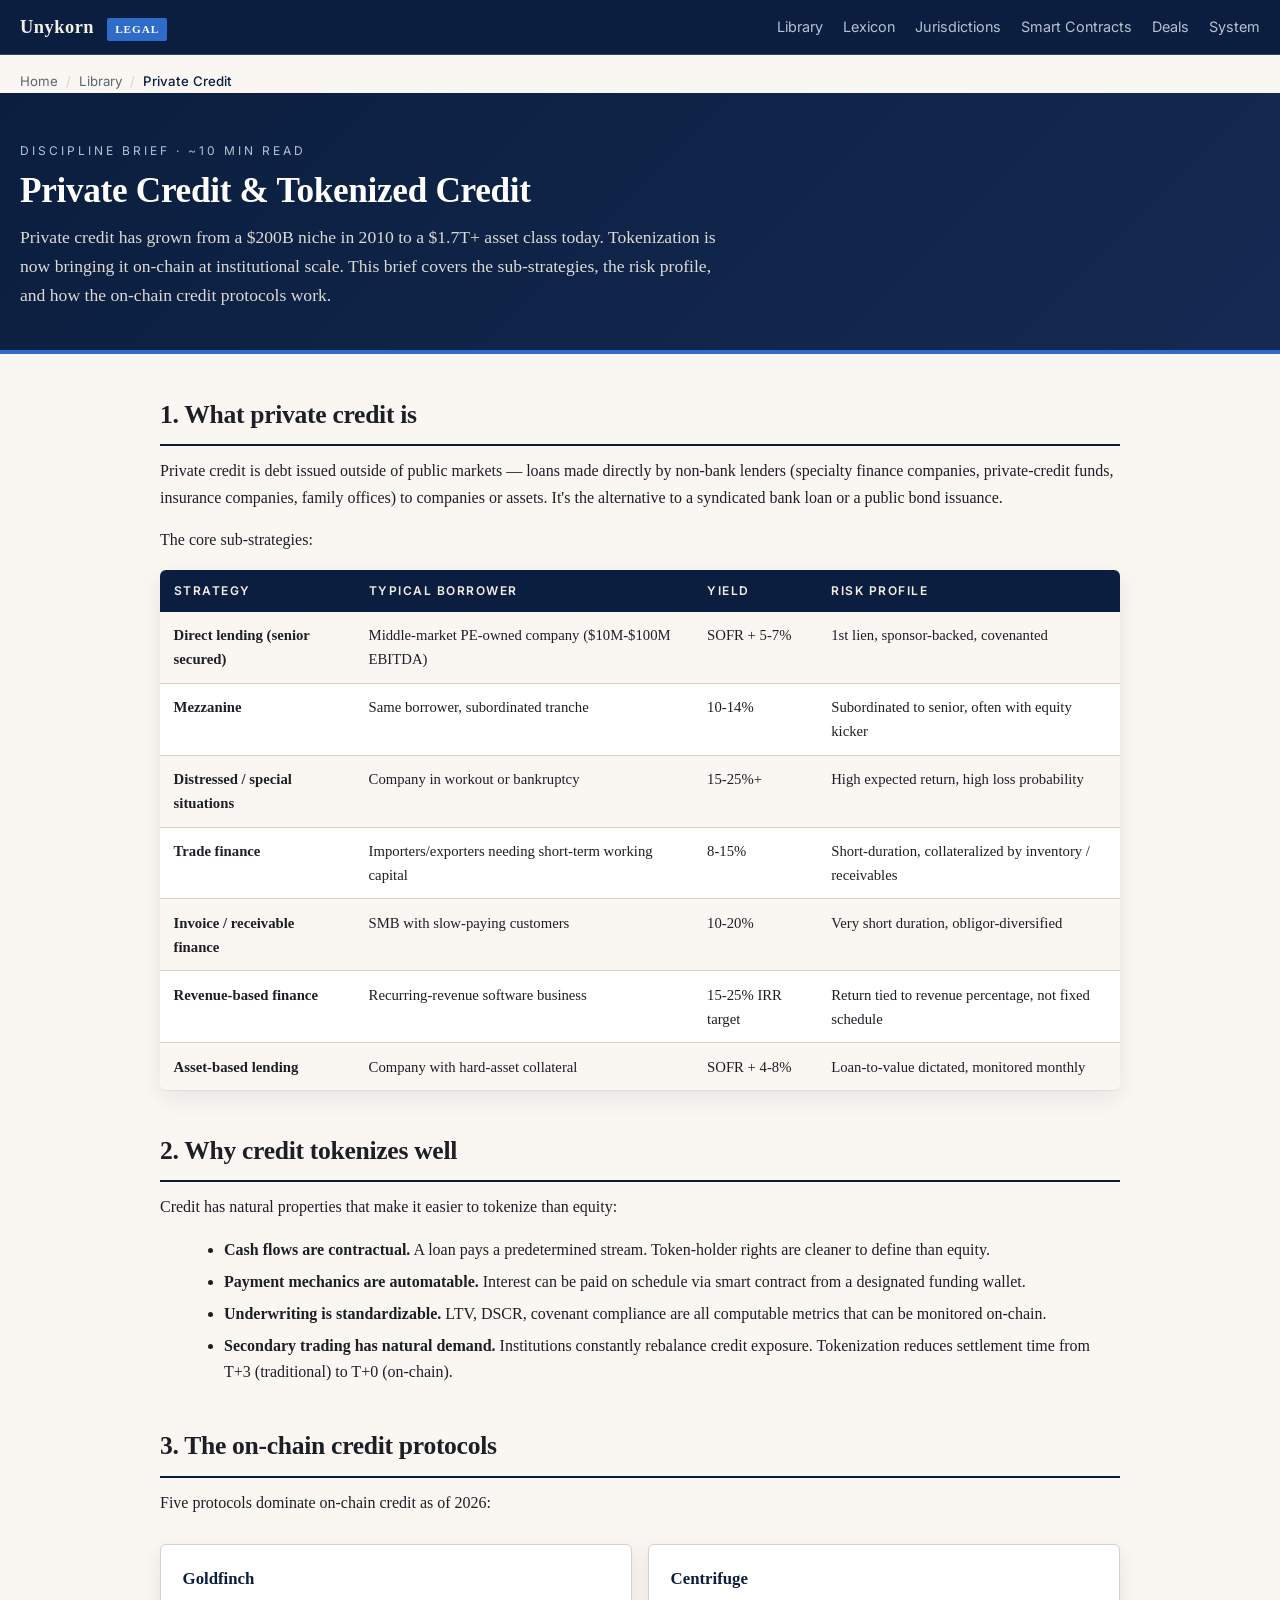
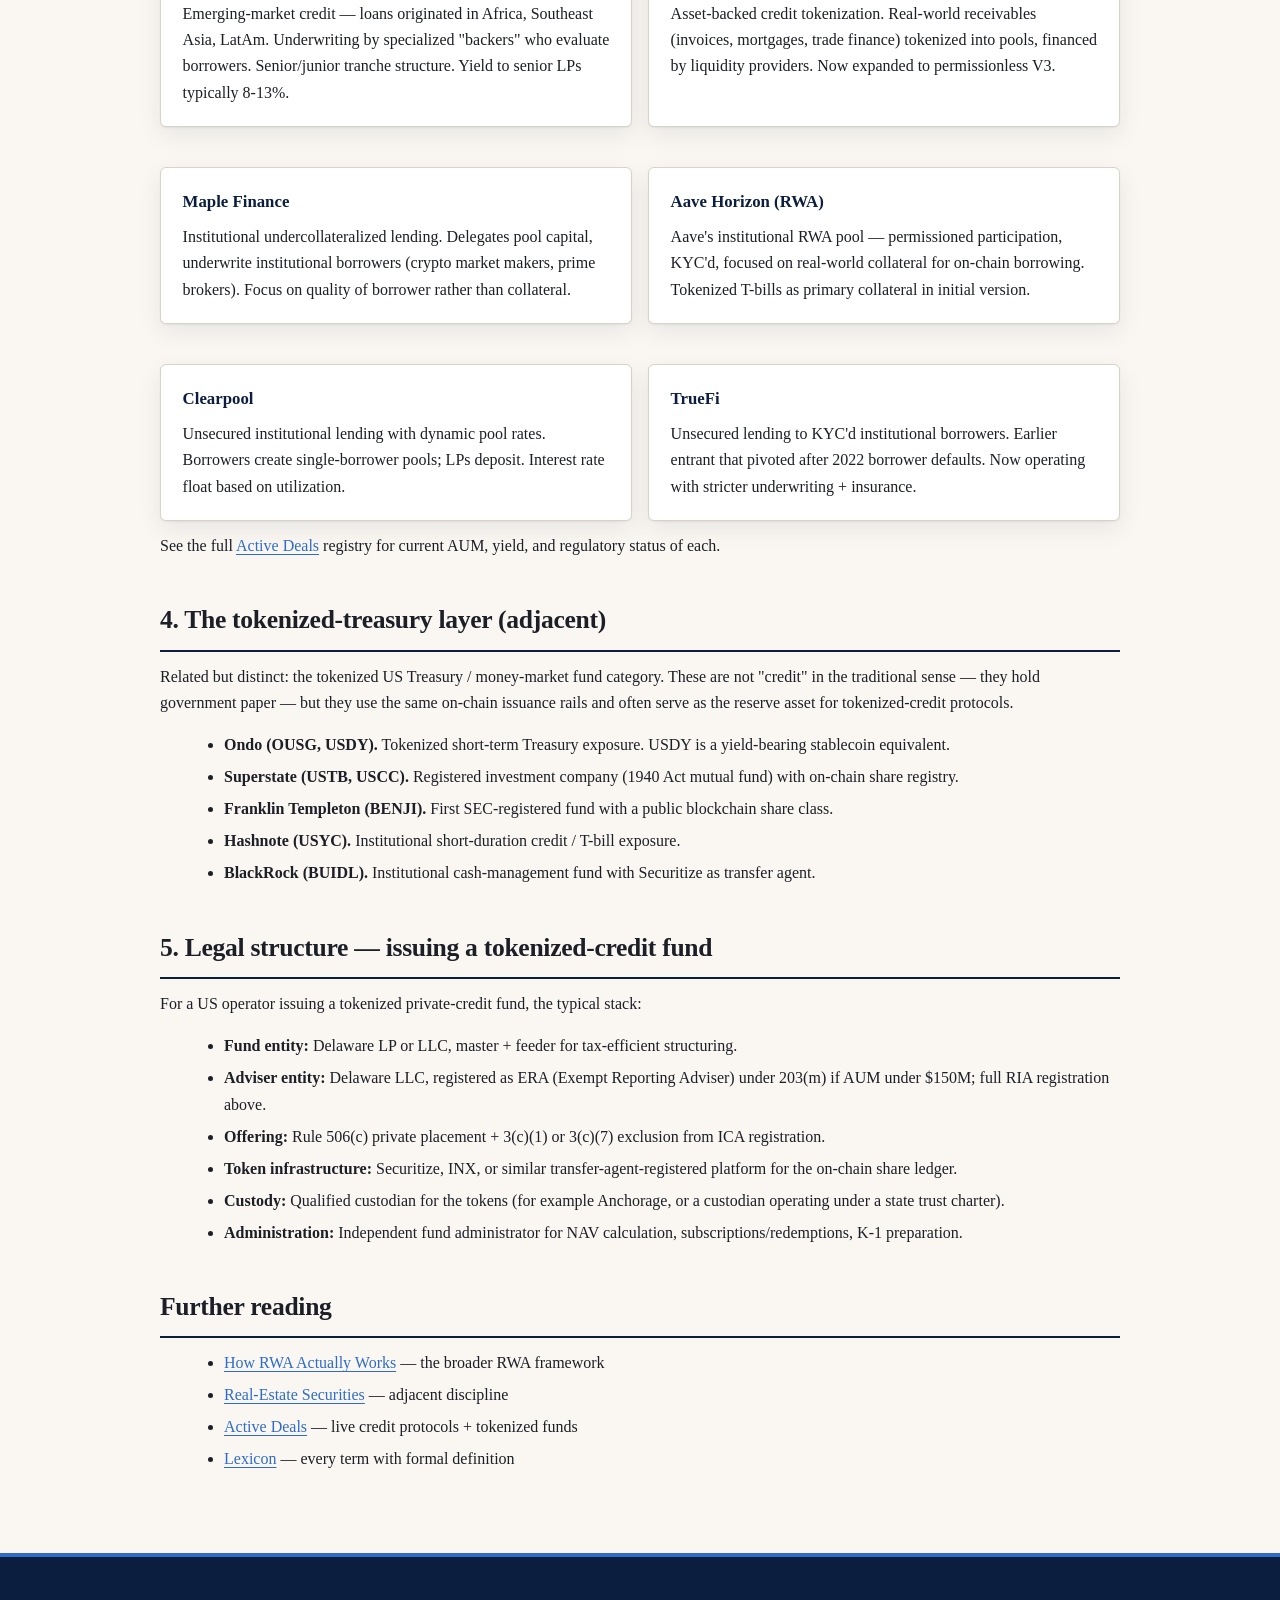
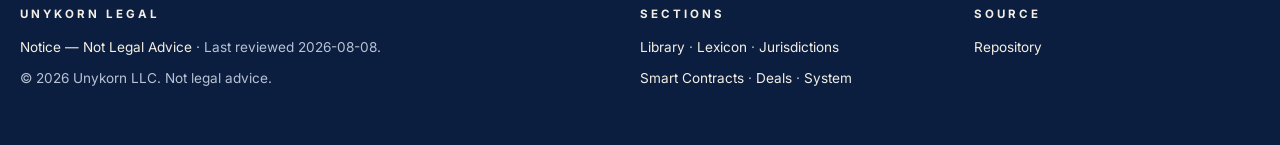
<file: library/private-credit.html>
<!DOCTYPE html>
<html lang="en">
<head>
<meta charset="UTF-8" />
<meta name="viewport" content="width=device-width, initial-scale=1.0" />
<title>Private Credit &amp; Tokenized Credit &mdash; Unykorn Legal</title>
<meta name="description" content="Direct lending, mezzanine, trade finance, revenue-based finance, and the on-chain credit protocols building institutional-scale credit rails." />
<link href="https://fonts.googleapis.com/css2?family=Inter:wght@400;500;600;700&display=swap" rel="stylesheet" />
<link rel="stylesheet" href="../_ds/tokens.css" />
<link rel="stylesheet" href="../_ds/layout.css" />
<link rel="stylesheet" href="../_ds/components.css" />
<link rel="stylesheet" href="../_ds/subpage.css" />
<link rel="stylesheet" href="../_ds/print.css" media="print" />
</head>
<body>

<header class="topbar">
  <div class="topbar-inner">
    <a href="/" class="topbar-brand">Unykorn&nbsp;<span class="mark">Legal</span></a>
    <nav class="topbar-nav"><a href="/library/">Library</a><a href="/lexicon/">Lexicon</a><a href="/jurisdictions/">Jurisdictions</a><a href="/smart-contracts/">Smart Contracts</a><a href="/deals/">Deals</a><a href="/system/">System</a></nav>
  </div>
</header>

<nav class="crumbs"><a href="/">Home</a><span class="sep">/</span><a href="/library/">Library</a><span class="sep">/</span><span class="current">Private Credit</span></nav>

<section class="subhero">
  <div class="subhero-inner">
    <div class="eyebrow">Discipline Brief &middot; ~10 min read</div>
    <h1>Private Credit &amp; Tokenized Credit</h1>
    <p class="lede">Private credit has grown from a $200B niche in 2010 to a $1.7T+ asset class today. Tokenization is now bringing it on-chain at institutional scale. This brief covers the sub-strategies, the risk profile, and how the on-chain credit protocols work.</p>
  </div>
</section>

<main class="content-wide">

<h2>1. What private credit is</h2>
<p>Private credit is debt issued outside of public markets &mdash; loans made directly by non-bank lenders (specialty finance companies, private-credit funds, insurance companies, family offices) to companies or assets. It's the alternative to a syndicated bank loan or a public bond issuance.</p>
<p>The core sub-strategies:</p>
<table>
  <thead><tr><th>Strategy</th><th>Typical borrower</th><th>Yield</th><th>Risk profile</th></tr></thead>
  <tbody>
    <tr><td><strong>Direct lending (senior secured)</strong></td><td>Middle-market PE-owned company ($10M-$100M EBITDA)</td><td>SOFR + 5-7%</td><td>1st lien, sponsor-backed, covenanted</td></tr>
    <tr><td><strong>Mezzanine</strong></td><td>Same borrower, subordinated tranche</td><td>10-14%</td><td>Subordinated to senior, often with equity kicker</td></tr>
    <tr><td><strong>Distressed / special situations</strong></td><td>Company in workout or bankruptcy</td><td>15-25%+</td><td>High expected return, high loss probability</td></tr>
    <tr><td><strong>Trade finance</strong></td><td>Importers/exporters needing short-term working capital</td><td>8-15%</td><td>Short-duration, collateralized by inventory / receivables</td></tr>
    <tr><td><strong>Invoice / receivable finance</strong></td><td>SMB with slow-paying customers</td><td>10-20%</td><td>Very short duration, obligor-diversified</td></tr>
    <tr><td><strong>Revenue-based finance</strong></td><td>Recurring-revenue software business</td><td>15-25% IRR target</td><td>Return tied to revenue percentage, not fixed schedule</td></tr>
    <tr><td><strong>Asset-based lending</strong></td><td>Company with hard-asset collateral</td><td>SOFR + 4-8%</td><td>Loan-to-value dictated, monitored monthly</td></tr>
  </tbody>
</table>

<h2>2. Why credit tokenizes well</h2>
<p>Credit has natural properties that make it easier to tokenize than equity:</p>
<ul>
  <li><strong>Cash flows are contractual.</strong> A loan pays a predetermined stream. Token-holder rights are cleaner to define than equity.</li>
  <li><strong>Payment mechanics are automatable.</strong> Interest can be paid on schedule via smart contract from a designated funding wallet.</li>
  <li><strong>Underwriting is standardizable.</strong> LTV, DSCR, covenant compliance are all computable metrics that can be monitored on-chain.</li>
  <li><strong>Secondary trading has natural demand.</strong> Institutions constantly rebalance credit exposure. Tokenization reduces settlement time from T+3 (traditional) to T+0 (on-chain).</li>
</ul>

<h2>3. The on-chain credit protocols</h2>
<p>Five protocols dominate on-chain credit as of 2026:</p>

<div class="grid-2">
  <div class="card">
    <h3>Goldfinch</h3>
    <p>Emerging-market credit &mdash; loans originated in Africa, Southeast Asia, LatAm. Underwriting by specialized "backers" who evaluate borrowers. Senior/junior tranche structure. Yield to senior LPs typically 8-13%.</p>
  </div>
  <div class="card">
    <h3>Centrifuge</h3>
    <p>Asset-backed credit tokenization. Real-world receivables (invoices, mortgages, trade finance) tokenized into pools, financed by liquidity providers. Now expanded to permissionless V3.</p>
  </div>
  <div class="card">
    <h3>Maple Finance</h3>
    <p>Institutional undercollateralized lending. Delegates pool capital, underwrite institutional borrowers (crypto market makers, prime brokers). Focus on quality of borrower rather than collateral.</p>
  </div>
  <div class="card">
    <h3>Aave Horizon (RWA)</h3>
    <p>Aave's institutional RWA pool &mdash; permissioned participation, KYC'd, focused on real-world collateral for on-chain borrowing. Tokenized T-bills as primary collateral in initial version.</p>
  </div>
  <div class="card">
    <h3>Clearpool</h3>
    <p>Unsecured institutional lending with dynamic pool rates. Borrowers create single-borrower pools; LPs deposit. Interest rate float based on utilization.</p>
  </div>
  <div class="card">
    <h3>TrueFi</h3>
    <p>Unsecured lending to KYC'd institutional borrowers. Earlier entrant that pivoted after 2022 borrower defaults. Now operating with stricter underwriting + insurance.</p>
  </div>
</div>

<p>See the full <a href="/deals/">Active Deals</a> registry for current AUM, yield, and regulatory status of each.</p>

<h2>4. The tokenized-treasury layer (adjacent)</h2>
<p>Related but distinct: the tokenized US Treasury / money-market fund category. These are not "credit" in the traditional sense &mdash; they hold government paper &mdash; but they use the same on-chain issuance rails and often serve as the reserve asset for tokenized-credit protocols.</p>
<ul>
  <li><strong>Ondo (OUSG, USDY).</strong> Tokenized short-term Treasury exposure. USDY is a yield-bearing stablecoin equivalent.</li>
  <li><strong>Superstate (USTB, USCC).</strong> Registered investment company (1940 Act mutual fund) with on-chain share registry.</li>
  <li><strong>Franklin Templeton (BENJI).</strong> First SEC-registered fund with a public blockchain share class.</li>
  <li><strong>Hashnote (USYC).</strong> Institutional short-duration credit / T-bill exposure.</li>
  <li><strong>BlackRock (BUIDL).</strong> Institutional cash-management fund with Securitize as transfer agent.</li>
</ul>

<h2>5. Legal structure &mdash; issuing a tokenized-credit fund</h2>
<p>For a US operator issuing a tokenized private-credit fund, the typical stack:</p>
<ul>
  <li><strong>Fund entity:</strong> Delaware LP or LLC, master + feeder for tax-efficient structuring.</li>
  <li><strong>Adviser entity:</strong> Delaware LLC, registered as ERA (Exempt Reporting Adviser) under 203(m) if AUM under $150M; full RIA registration above.</li>
  <li><strong>Offering:</strong> Rule 506(c) private placement + 3(c)(1) or 3(c)(7) exclusion from ICA registration.</li>
  <li><strong>Token infrastructure:</strong> Securitize, INX, or similar transfer-agent-registered platform for the on-chain share ledger.</li>
  <li><strong>Custody:</strong> Qualified custodian for the tokens (for example Anchorage, or a custodian operating under a state trust charter).</li>
  <li><strong>Administration:</strong> Independent fund administrator for NAV calculation, subscriptions/redemptions, K-1 preparation.</li>
</ul>

<h2>Further reading</h2>
<ul>
  <li><a href="./rwa-fundamentals.html">How RWA Actually Works</a> &mdash; the broader RWA framework</li>
  <li><a href="./real-estate-securities.html">Real-Estate Securities</a> &mdash; adjacent discipline</li>
  <li><a href="/deals/">Active Deals</a> &mdash; live credit protocols + tokenized funds</li>
  <li><a href="/lexicon/">Lexicon</a> &mdash; every term with formal definition</li>
</ul>

</main>

<footer class="footer">
  <div class="footer-inner">
    <div><h4>Unykorn Legal</h4><p><p><a href="/notice/">Notice &mdash; Not Legal Advice</a> &middot; Last reviewed 2026-08-08.</p>
      <p style="margin-top: 0.5rem;">&copy; 2026 Unykorn LLC. Not legal advice.</p></div>
    <div><h4>Sections</h4><p><a href="/library/">Library</a> &middot; <a href="/lexicon/">Lexicon</a> &middot; <a href="/jurisdictions/">Jurisdictions</a></p><p><a href="/smart-contracts/">Smart Contracts</a> &middot; <a href="/deals/">Deals</a> &middot; <a href="/system/">System</a></p></div>
    <div><h4>Source</h4><p><a href="https://github.com/FTHTrading/legal">Repository</a></p></div>
  </div>
</footer>

</body>
</html>
</file>
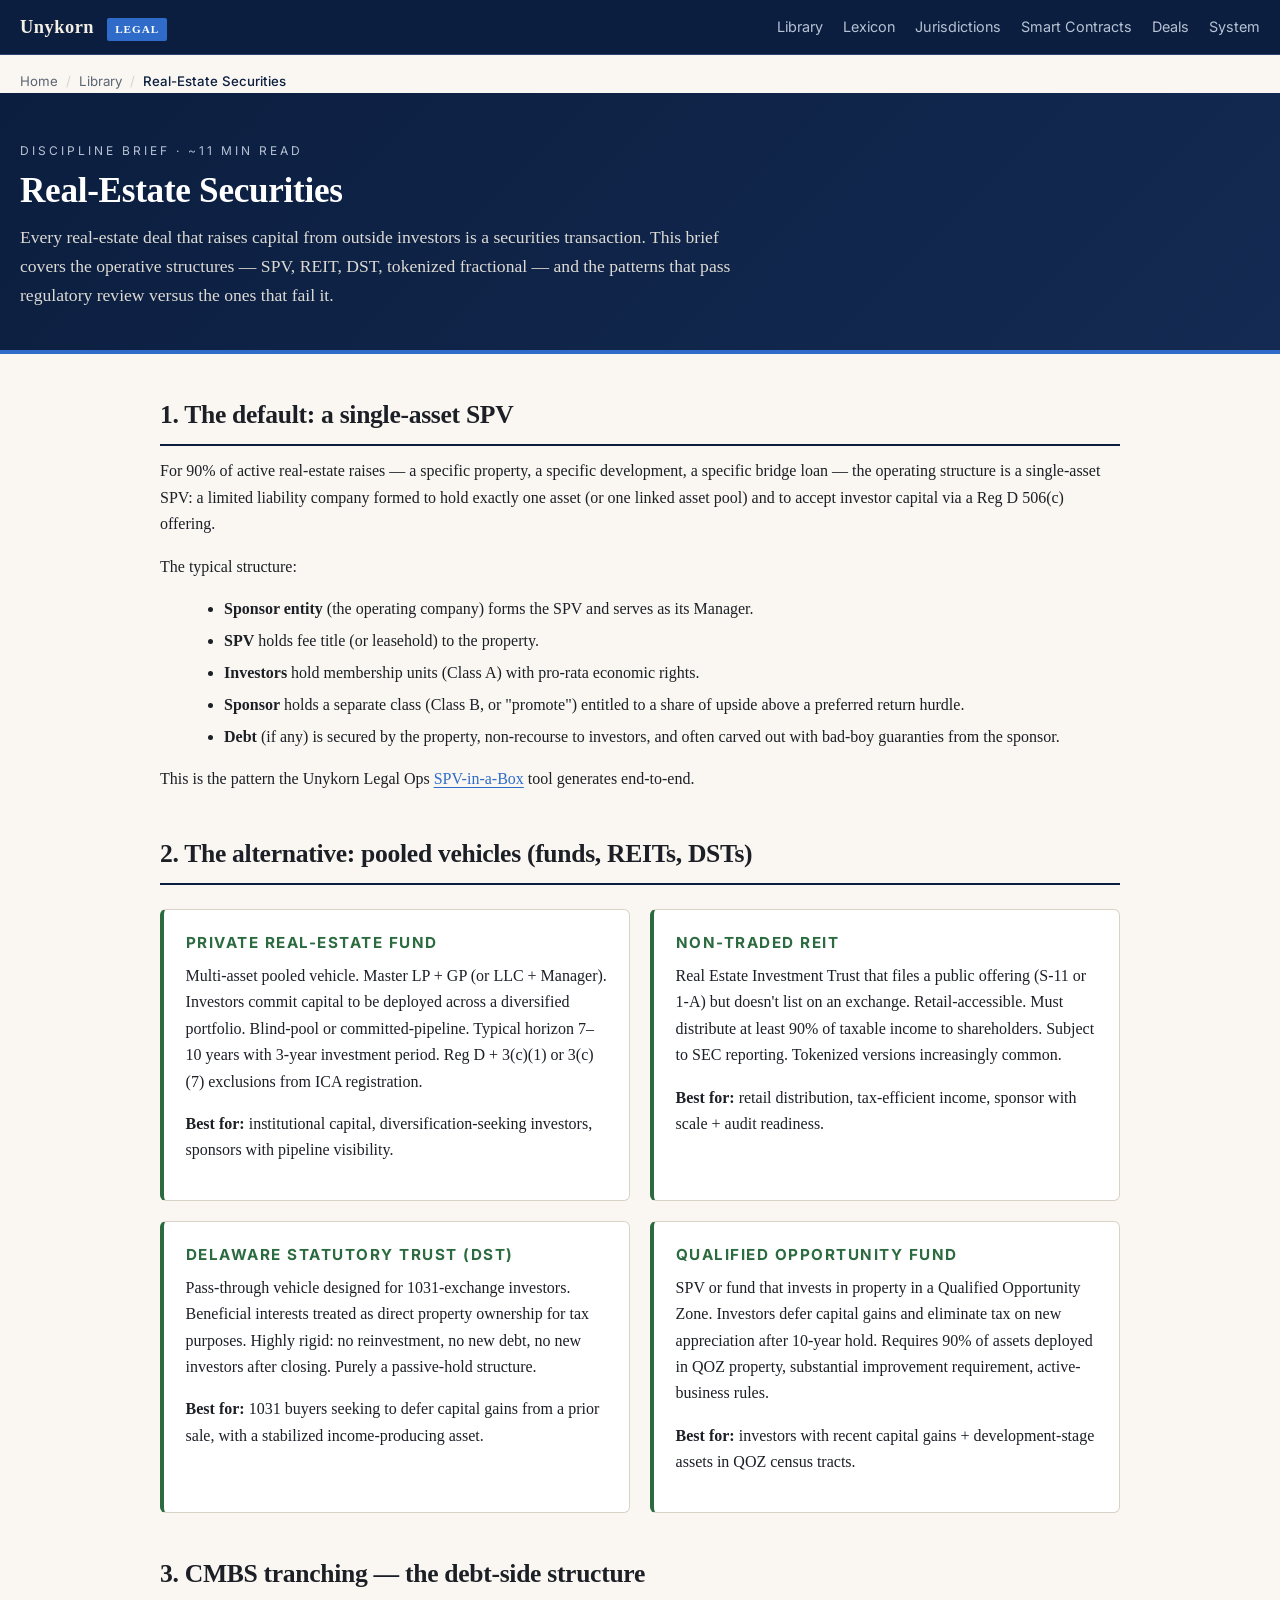
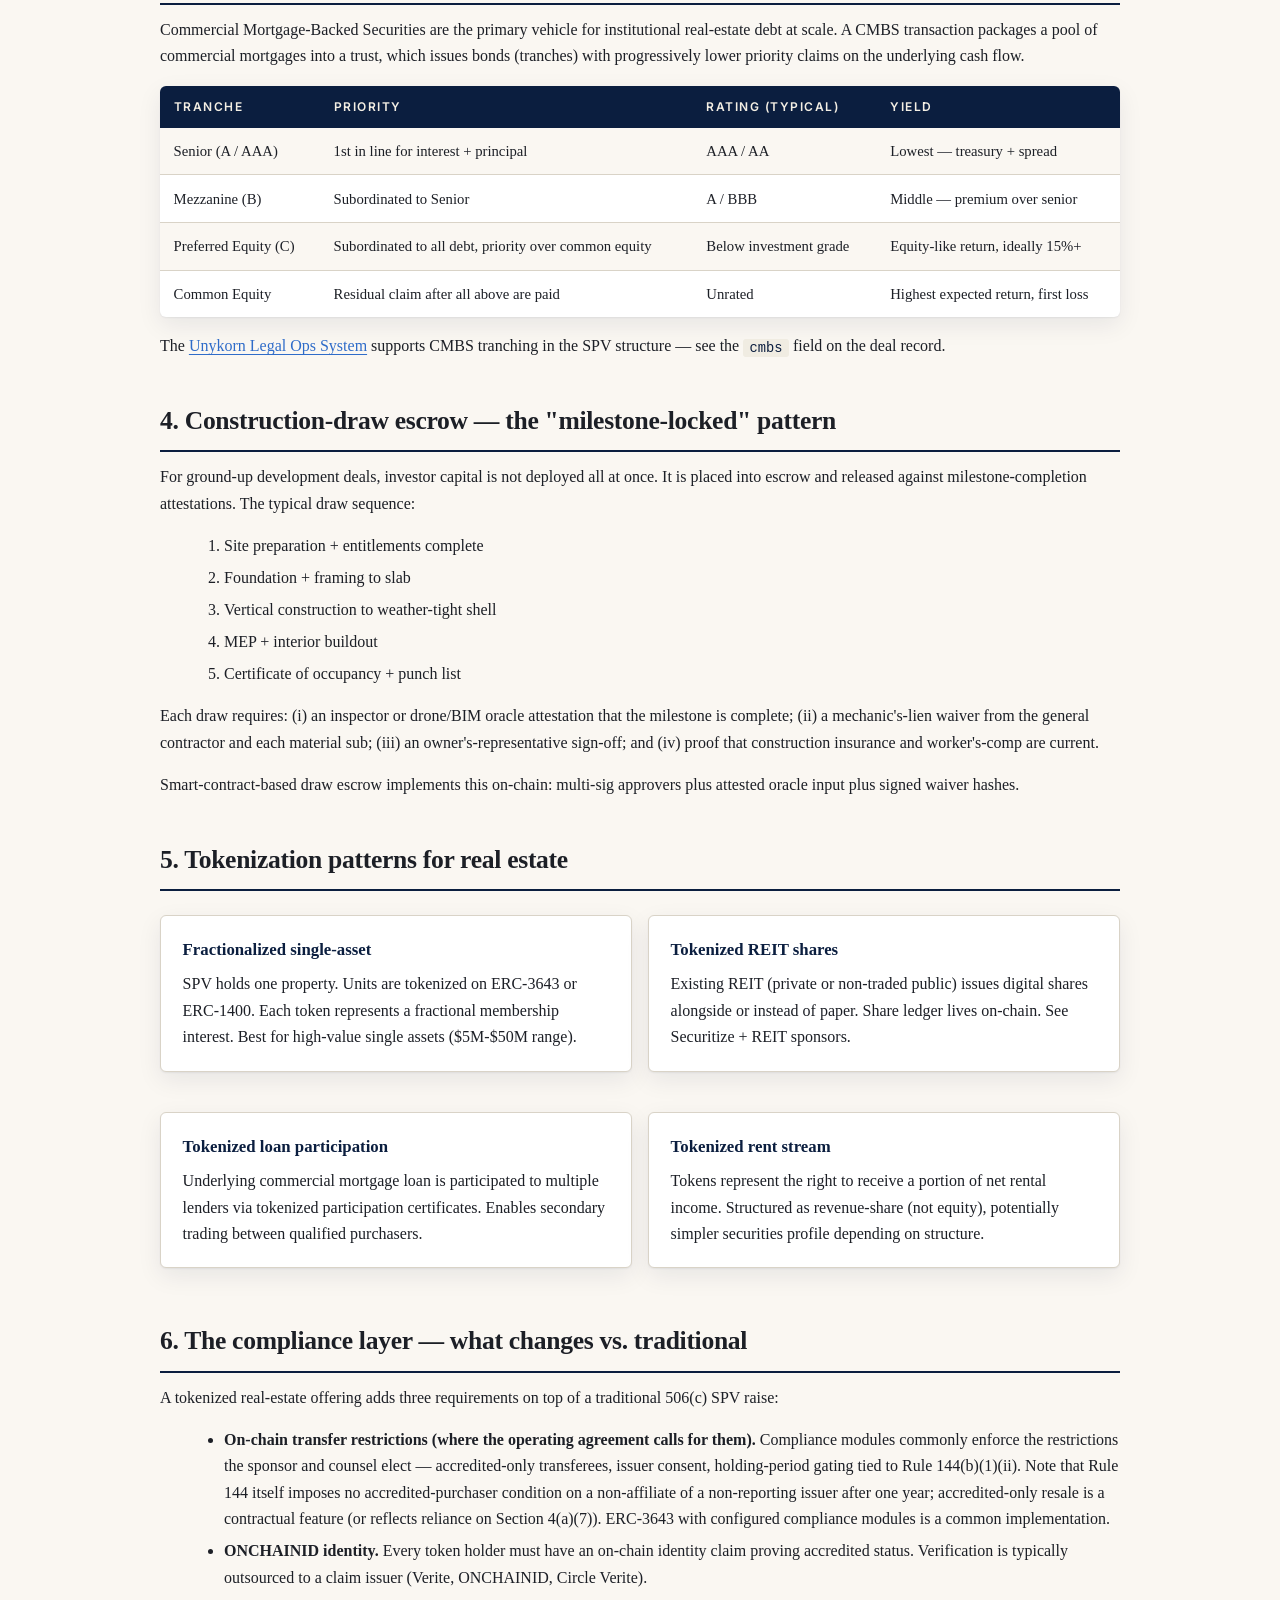
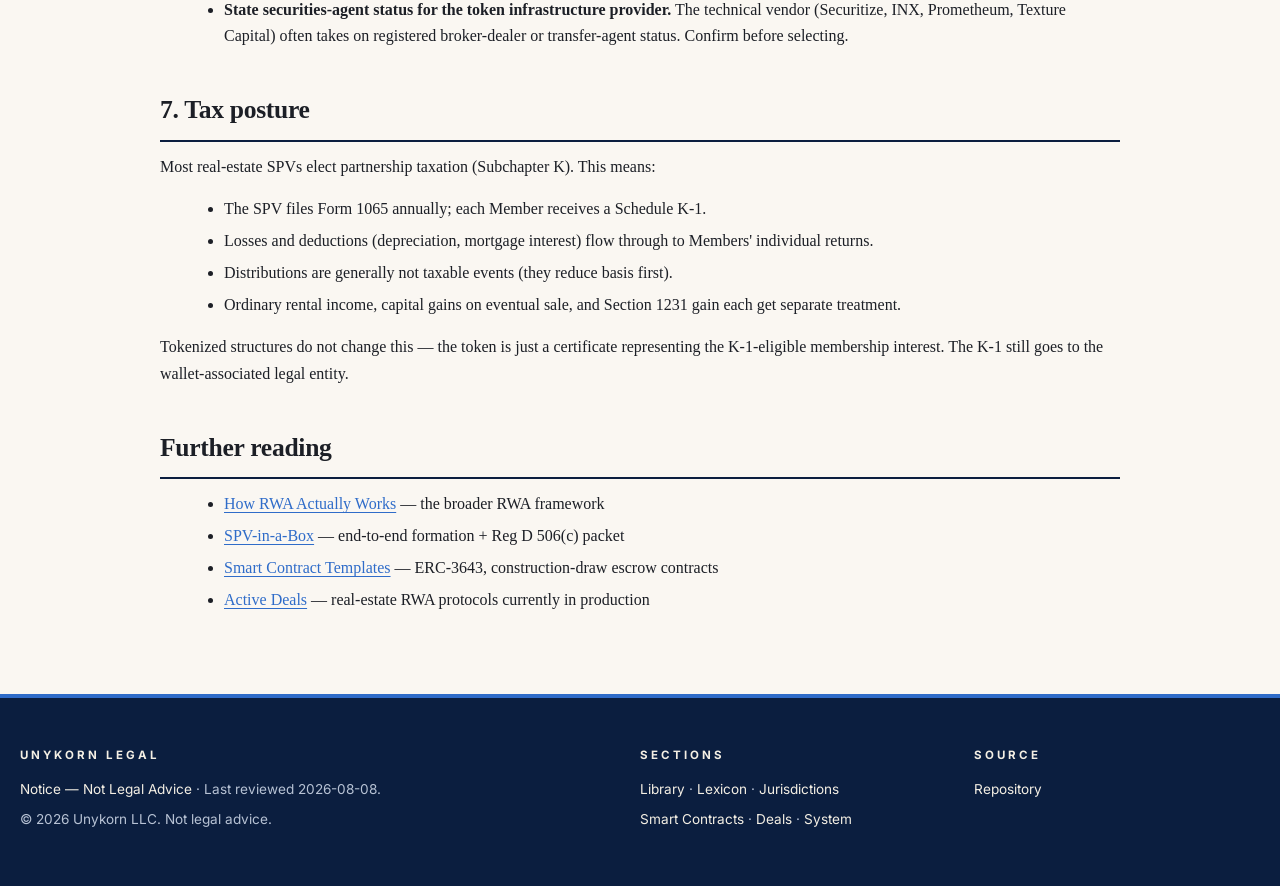
<file: library/real-estate-securities.html>
<!DOCTYPE html>
<html lang="en">
<head>
<meta charset="UTF-8" />
<meta name="viewport" content="width=device-width, initial-scale=1.0" />
<title>Real-Estate Securities &mdash; Unykorn Legal</title>
<meta name="description" content="Fractionalized REITs, single-asset SPVs, CMBS tranching, construction-draw escrow, and the tokenization patterns that survive attorney review." />
<link href="https://fonts.googleapis.com/css2?family=Inter:wght@400;500;600;700&display=swap" rel="stylesheet" />
<link rel="stylesheet" href="../_ds/tokens.css" />
<link rel="stylesheet" href="../_ds/layout.css" />
<link rel="stylesheet" href="../_ds/components.css" />
<link rel="stylesheet" href="../_ds/subpage.css" />
<link rel="stylesheet" href="../_ds/print.css" media="print" />
</head>
<body>

<header class="topbar">
  <div class="topbar-inner">
    <a href="/" class="topbar-brand">Unykorn&nbsp;<span class="mark">Legal</span></a>
    <nav class="topbar-nav">
      <a href="/library/">Library</a><a href="/lexicon/">Lexicon</a><a href="/jurisdictions/">Jurisdictions</a><a href="/smart-contracts/">Smart Contracts</a><a href="/deals/">Deals</a><a href="/system/">System</a>
    </nav>
  </div>
</header>

<nav class="crumbs">
  <a href="/">Home</a><span class="sep">/</span><a href="/library/">Library</a><span class="sep">/</span><span class="current">Real-Estate Securities</span>
</nav>

<section class="subhero">
  <div class="subhero-inner">
    <div class="eyebrow">Discipline Brief &middot; ~11 min read</div>
    <h1>Real-Estate Securities</h1>
    <p class="lede">Every real-estate deal that raises capital from outside investors is a securities transaction. This brief covers the operative structures &mdash; SPV, REIT, DST, tokenized fractional &mdash; and the patterns that pass regulatory review versus the ones that fail it.</p>
  </div>
</section>

<main class="content-wide">

<h2>1. The default: a single-asset SPV</h2>
<p>For 90% of active real-estate raises &mdash; a specific property, a specific development, a specific bridge loan &mdash; the operating structure is a single-asset SPV: a limited liability company formed to hold exactly one asset (or one linked asset pool) and to accept investor capital via a Reg D 506(c) offering.</p>
<p>The typical structure:</p>
<ul>
  <li><strong>Sponsor entity</strong> (the operating company) forms the SPV and serves as its Manager.</li>
  <li><strong>SPV</strong> holds fee title (or leasehold) to the property.</li>
  <li><strong>Investors</strong> hold membership units (Class A) with pro-rata economic rights.</li>
  <li><strong>Sponsor</strong> holds a separate class (Class B, or "promote") entitled to a share of upside above a preferred return hurdle.</li>
  <li><strong>Debt</strong> (if any) is secured by the property, non-recourse to investors, and often carved out with bad-boy guaranties from the sponsor.</li>
</ul>
<p>This is the pattern the Unykorn Legal Ops <a href="/system/#workflow">SPV-in-a-Box</a> tool generates end-to-end.</p>

<h2>2. The alternative: pooled vehicles (funds, REITs, DSTs)</h2>
<div class="split">
  <div class="col do">
    <h3>Private Real-Estate Fund</h3>
    <p>Multi-asset pooled vehicle. Master LP + GP (or LLC + Manager). Investors commit capital to be deployed across a diversified portfolio. Blind-pool or committed-pipeline. Typical horizon 7&ndash;10 years with 3-year investment period. Reg D + 3(c)(1) or 3(c)(7) exclusions from ICA registration.</p>
    <p><strong>Best for:</strong> institutional capital, diversification-seeking investors, sponsors with pipeline visibility.</p>
  </div>
  <div class="col do">
    <h3>Non-Traded REIT</h3>
    <p>Real Estate Investment Trust that files a public offering (S-11 or 1-A) but doesn't list on an exchange. Retail-accessible. Must distribute at least 90% of taxable income to shareholders. Subject to SEC reporting. Tokenized versions increasingly common.</p>
    <p><strong>Best for:</strong> retail distribution, tax-efficient income, sponsor with scale + audit readiness.</p>
  </div>
  <div class="col do">
    <h3>Delaware Statutory Trust (DST)</h3>
    <p>Pass-through vehicle designed for 1031-exchange investors. Beneficial interests treated as direct property ownership for tax purposes. Highly rigid: no reinvestment, no new debt, no new investors after closing. Purely a passive-hold structure.</p>
    <p><strong>Best for:</strong> 1031 buyers seeking to defer capital gains from a prior sale, with a stabilized income-producing asset.</p>
  </div>
  <div class="col do">
    <h3>Qualified Opportunity Fund</h3>
    <p>SPV or fund that invests in property in a Qualified Opportunity Zone. Investors defer capital gains and eliminate tax on new appreciation after 10-year hold. Requires 90% of assets deployed in QOZ property, substantial improvement requirement, active-business rules.</p>
    <p><strong>Best for:</strong> investors with recent capital gains + development-stage assets in QOZ census tracts.</p>
  </div>
</div>

<h2>3. CMBS tranching &mdash; the debt-side structure</h2>
<p>Commercial Mortgage-Backed Securities are the primary vehicle for institutional real-estate debt at scale. A CMBS transaction packages a pool of commercial mortgages into a trust, which issues bonds (tranches) with progressively lower priority claims on the underlying cash flow.</p>
<table>
  <thead><tr><th>Tranche</th><th>Priority</th><th>Rating (typical)</th><th>Yield</th></tr></thead>
  <tbody>
    <tr><td>Senior (A / AAA)</td><td>1st in line for interest + principal</td><td>AAA / AA</td><td>Lowest &mdash; treasury + spread</td></tr>
    <tr><td>Mezzanine (B)</td><td>Subordinated to Senior</td><td>A / BBB</td><td>Middle &mdash; premium over senior</td></tr>
    <tr><td>Preferred Equity (C)</td><td>Subordinated to all debt, priority over common equity</td><td>Below investment grade</td><td>Equity-like return, ideally 15%+</td></tr>
    <tr><td>Common Equity</td><td>Residual claim after all above are paid</td><td>Unrated</td><td>Highest expected return, first loss</td></tr>
  </tbody>
</table>
<p>The <a href="/system/">Unykorn Legal Ops System</a> supports CMBS tranching in the SPV structure &mdash; see the <code>cmbs</code> field on the deal record.</p>

<h2>4. Construction-draw escrow &mdash; the "milestone-locked" pattern</h2>
<p>For ground-up development deals, investor capital is not deployed all at once. It is placed into escrow and released against milestone-completion attestations. The typical draw sequence:</p>
<ol>
  <li>Site preparation + entitlements complete</li>
  <li>Foundation + framing to slab</li>
  <li>Vertical construction to weather-tight shell</li>
  <li>MEP + interior buildout</li>
  <li>Certificate of occupancy + punch list</li>
</ol>
<p>Each draw requires: (i) an inspector or drone/BIM oracle attestation that the milestone is complete; (ii) a mechanic's-lien waiver from the general contractor and each material sub; (iii) an owner's-representative sign-off; and (iv) proof that construction insurance and worker's-comp are current.</p>
<p>Smart-contract-based draw escrow implements this on-chain: multi-sig approvers plus attested oracle input plus signed waiver hashes.</p>

<h2>5. Tokenization patterns for real estate</h2>
<div class="grid-2">
  <div class="card">
    <h3>Fractionalized single-asset</h3>
    <p>SPV holds one property. Units are tokenized on ERC-3643 or ERC-1400. Each token represents a fractional membership interest. Best for high-value single assets ($5M-$50M range).</p>
  </div>
  <div class="card">
    <h3>Tokenized REIT shares</h3>
    <p>Existing REIT (private or non-traded public) issues digital shares alongside or instead of paper. Share ledger lives on-chain. See Securitize + REIT sponsors.</p>
  </div>
  <div class="card">
    <h3>Tokenized loan participation</h3>
    <p>Underlying commercial mortgage loan is participated to multiple lenders via tokenized participation certificates. Enables secondary trading between qualified purchasers.</p>
  </div>
  <div class="card">
    <h3>Tokenized rent stream</h3>
    <p>Tokens represent the right to receive a portion of net rental income. Structured as revenue-share (not equity), potentially simpler securities profile depending on structure.</p>
  </div>
</div>

<h2>6. The compliance layer &mdash; what changes vs. traditional</h2>
<p>A tokenized real-estate offering adds three requirements on top of a traditional 506(c) SPV raise:</p>
<ul>
  <li><strong>On-chain transfer restrictions (where the operating agreement calls for them).</strong> Compliance modules commonly enforce the restrictions the sponsor and counsel elect &mdash; accredited-only transferees, issuer consent, holding-period gating tied to Rule 144(b)(1)(ii). Note that Rule 144 itself imposes no accredited-purchaser condition on a non-affiliate of a non-reporting issuer after one year; accredited-only resale is a contractual feature (or reflects reliance on Section 4(a)(7)). ERC-3643 with configured compliance modules is a common implementation.</li>
  <li><strong>ONCHAINID identity.</strong> Every token holder must have an on-chain identity claim proving accredited status. Verification is typically outsourced to a claim issuer (Verite, ONCHAINID, Circle Verite).</li>
  <li><strong>State securities-agent status for the token infrastructure provider.</strong> The technical vendor (Securitize, INX, Prometheum, Texture Capital) often takes on registered broker-dealer or transfer-agent status. Confirm before selecting.</li>
</ul>

<h2>7. Tax posture</h2>
<p>Most real-estate SPVs elect partnership taxation (Subchapter K). This means:</p>
<ul>
  <li>The SPV files Form 1065 annually; each Member receives a Schedule K-1.</li>
  <li>Losses and deductions (depreciation, mortgage interest) flow through to Members' individual returns.</li>
  <li>Distributions are generally not taxable events (they reduce basis first).</li>
  <li>Ordinary rental income, capital gains on eventual sale, and Section 1231 gain each get separate treatment.</li>
</ul>
<p>Tokenized structures do not change this &mdash; the token is just a certificate representing the K-1-eligible membership interest. The K-1 still goes to the wallet-associated legal entity.</p>

<h2>Further reading</h2>
<ul>
  <li><a href="./rwa-fundamentals.html">How RWA Actually Works</a> &mdash; the broader RWA framework</li>
  <li><a href="/system/#workflow">SPV-in-a-Box</a> &mdash; end-to-end formation + Reg D 506(c) packet</li>
  <li><a href="/smart-contracts/">Smart Contract Templates</a> &mdash; ERC-3643, construction-draw escrow contracts</li>
  <li><a href="/deals/">Active Deals</a> &mdash; real-estate RWA protocols currently in production</li>
</ul>

</main>

<footer class="footer">
  <div class="footer-inner">
    <div><h4>Unykorn Legal</h4><p><p><a href="/notice/">Notice &mdash; Not Legal Advice</a> &middot; Last reviewed 2026-08-08.</p>
      <p style="margin-top: 0.5rem;">&copy; 2026 Unykorn LLC. Not legal advice.</p></div>
    <div><h4>Sections</h4><p><a href="/library/">Library</a> &middot; <a href="/lexicon/">Lexicon</a> &middot; <a href="/jurisdictions/">Jurisdictions</a></p><p><a href="/smart-contracts/">Smart Contracts</a> &middot; <a href="/deals/">Deals</a> &middot; <a href="/system/">System</a></p></div>
    <div><h4>Source</h4><p><a href="https://github.com/FTHTrading/legal">Repository</a></p></div>
  </div>
</footer>

</body>
</html>
</file>
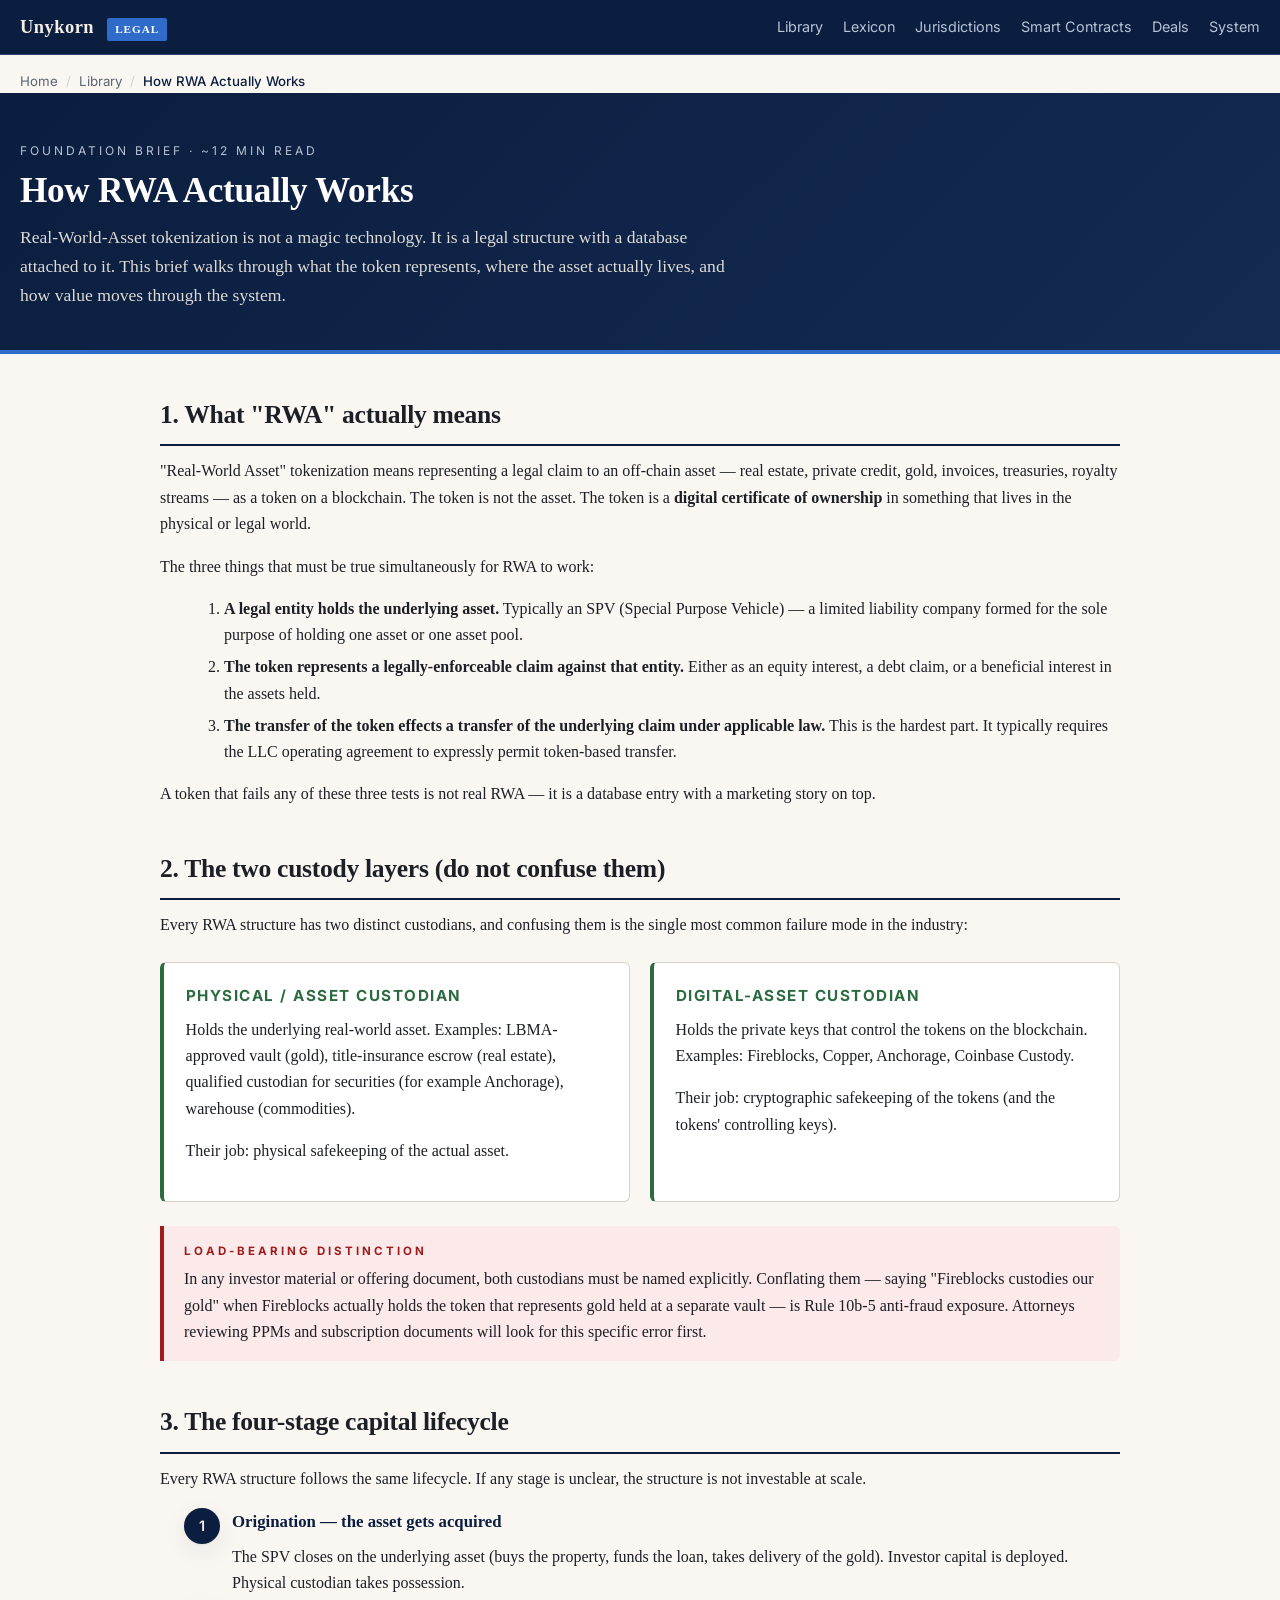
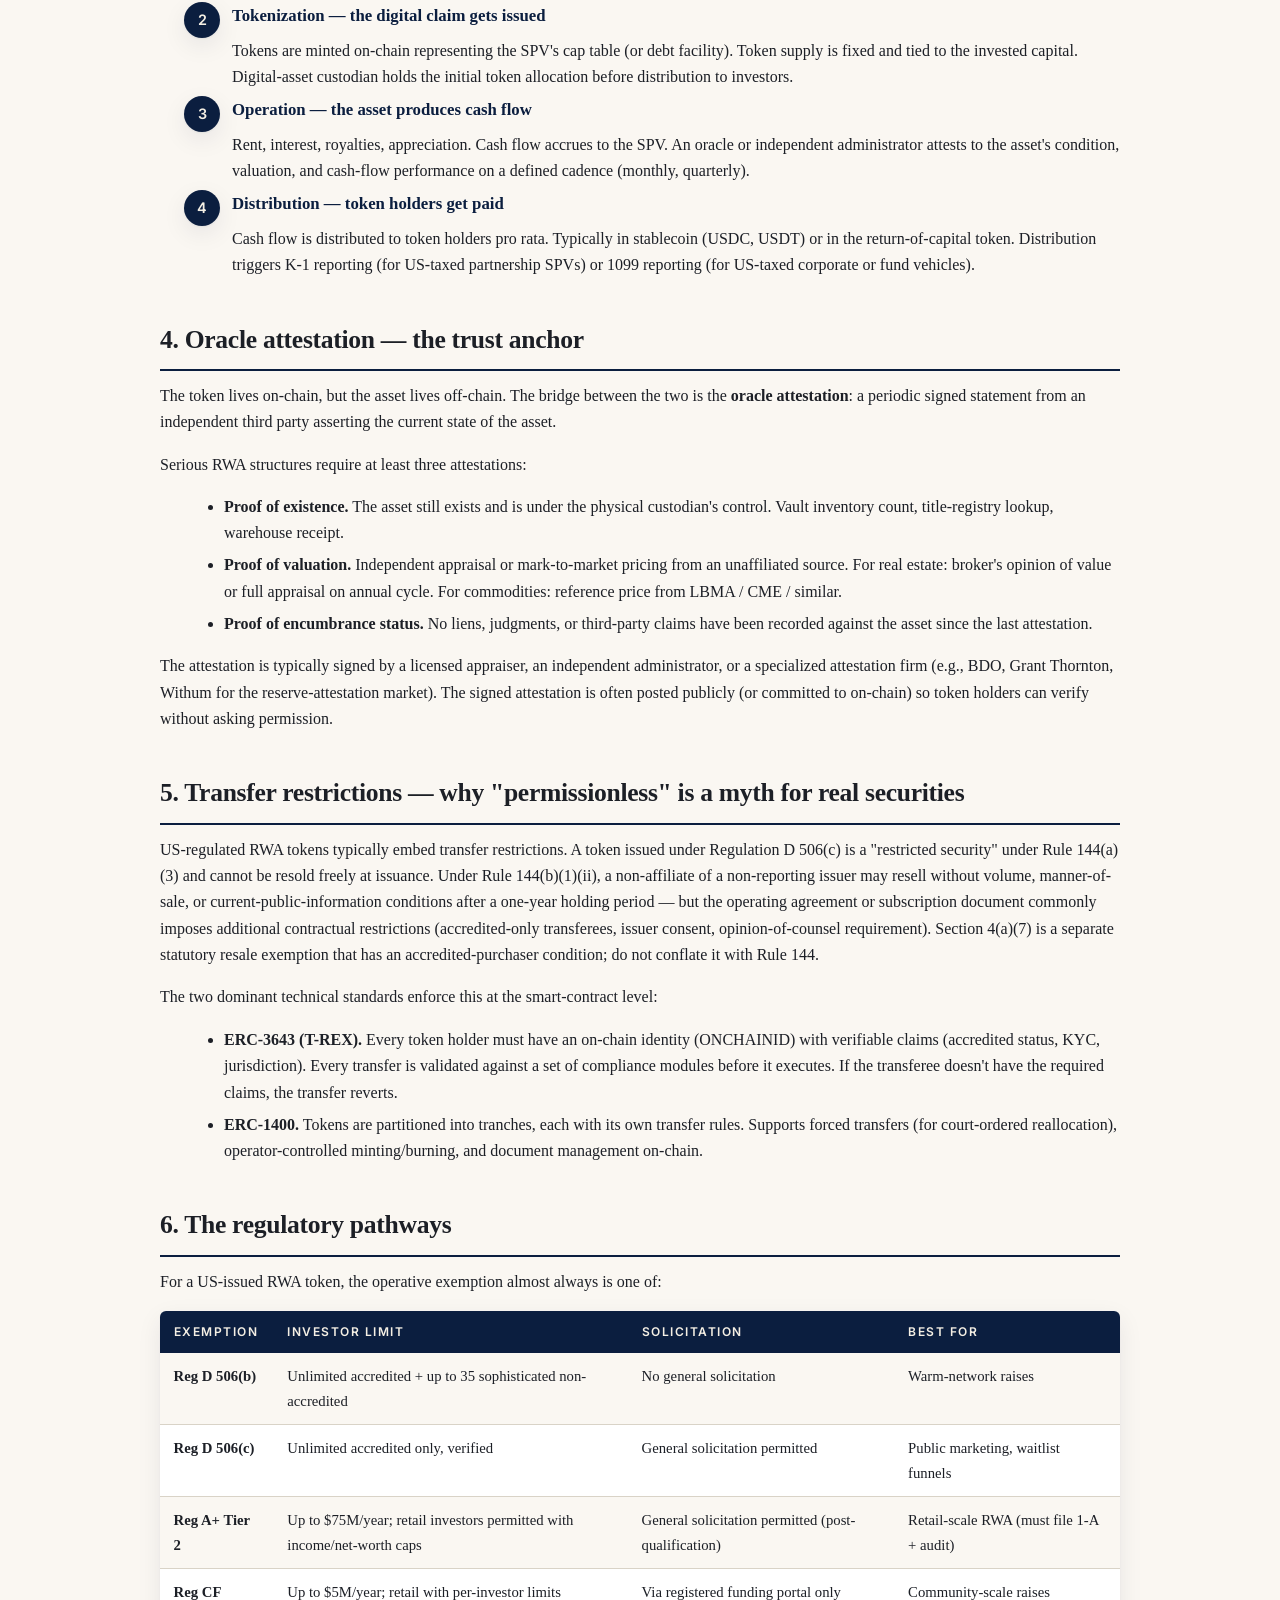
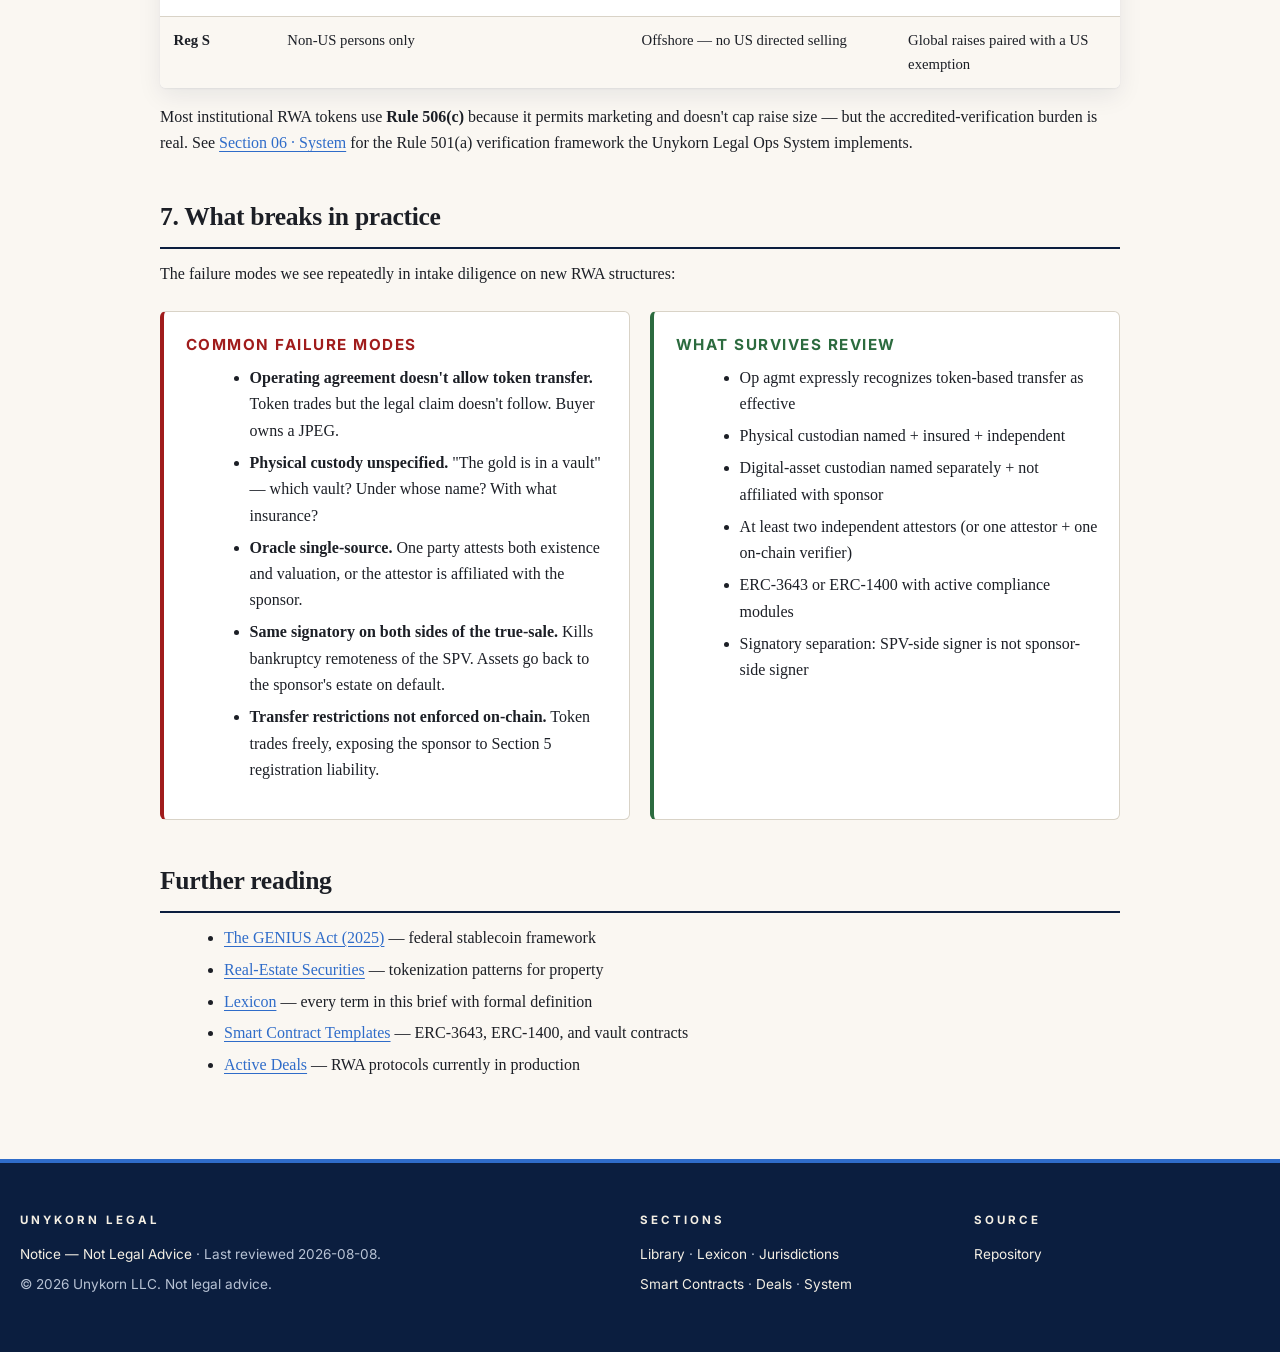
<file: library/rwa-fundamentals.html>
<!DOCTYPE html>
<html lang="en">
<head>
<meta charset="UTF-8" />
<meta name="viewport" content="width=device-width, initial-scale=1.0" />
<title>How RWA Actually Works &mdash; Unykorn Legal</title>
<meta name="description" content="Real-World-Asset tokenization end-to-end: what a token represents, custody separation, transfer restrictions, oracle attestation, and the four-stage capital lifecycle." />
<link rel="preconnect" href="https://fonts.googleapis.com" />
<link rel="preconnect" href="https://fonts.gstatic.com" crossorigin />
<link href="https://fonts.googleapis.com/css2?family=Inter:wght@400;500;600;700&display=swap" rel="stylesheet" />
<link rel="stylesheet" href="../_ds/tokens.css" />
<link rel="stylesheet" href="../_ds/layout.css" />
<link rel="stylesheet" href="../_ds/components.css" />
<link rel="stylesheet" href="../_ds/subpage.css" />
<link rel="stylesheet" href="../_ds/print.css" media="print" />
</head>
<body>

<header class="topbar">
  <div class="topbar-inner">
    <a href="/" class="topbar-brand">Unykorn&nbsp;<span class="mark">Legal</span></a>
    <nav class="topbar-nav">
      <a href="/library/">Library</a>
      <a href="/lexicon/">Lexicon</a>
      <a href="/jurisdictions/">Jurisdictions</a>
      <a href="/smart-contracts/">Smart Contracts</a>
      <a href="/deals/">Deals</a>
      <a href="/system/">System</a>
    </nav>
  </div>
</header>

<nav class="crumbs">
  <a href="/">Home</a><span class="sep">/</span><a href="/library/">Library</a><span class="sep">/</span><span class="current">How RWA Actually Works</span>
</nav>

<section class="subhero">
  <div class="subhero-inner">
    <div class="eyebrow">Foundation Brief &middot; ~12 min read</div>
    <h1>How RWA Actually Works</h1>
    <p class="lede">Real-World-Asset tokenization is not a magic technology. It is a legal structure with a database attached to it. This brief walks through what the token represents, where the asset actually lives, and how value moves through the system.</p>
  </div>
</section>

<main class="content-wide">

<h2>1. What "RWA" actually means</h2>
<p>"Real-World Asset" tokenization means representing a legal claim to an off-chain asset &mdash; real estate, private credit, gold, invoices, treasuries, royalty streams &mdash; as a token on a blockchain. The token is not the asset. The token is a <strong>digital certificate of ownership</strong> in something that lives in the physical or legal world.</p>
<p>The three things that must be true simultaneously for RWA to work:</p>
<ol>
  <li><strong>A legal entity holds the underlying asset.</strong> Typically an SPV (Special Purpose Vehicle) &mdash; a limited liability company formed for the sole purpose of holding one asset or one asset pool.</li>
  <li><strong>The token represents a legally-enforceable claim against that entity.</strong> Either as an equity interest, a debt claim, or a beneficial interest in the assets held.</li>
  <li><strong>The transfer of the token effects a transfer of the underlying claim under applicable law.</strong> This is the hardest part. It typically requires the LLC operating agreement to expressly permit token-based transfer.</li>
</ol>
<p>A token that fails any of these three tests is not real RWA &mdash; it is a database entry with a marketing story on top.</p>

<h2>2. The two custody layers (do not confuse them)</h2>
<p>Every RWA structure has two distinct custodians, and confusing them is the single most common failure mode in the industry:</p>
<div class="split">
  <div class="col do">
    <h3>Physical / Asset Custodian</h3>
    <p>Holds the underlying real-world asset. Examples: LBMA-approved vault (gold), title-insurance escrow (real estate), qualified custodian for securities (for example Anchorage), warehouse (commodities).</p>
    <p>Their job: physical safekeeping of the actual asset.</p>
  </div>
  <div class="col do">
    <h3>Digital-Asset Custodian</h3>
    <p>Holds the private keys that control the tokens on the blockchain. Examples: Fireblocks, Copper, Anchorage, Coinbase Custody.</p>
    <p>Their job: cryptographic safekeeping of the tokens (and the tokens' controlling keys).</p>
  </div>
</div>
<div class="callout critical">
  <span class="cta-label">Load-Bearing Distinction</span>
  <p>In any investor material or offering document, both custodians must be named explicitly. Conflating them &mdash; saying "Fireblocks custodies our gold" when Fireblocks actually holds the token that represents gold held at a separate vault &mdash; is Rule 10b-5 anti-fraud exposure. Attorneys reviewing PPMs and subscription documents will look for this specific error first.</p>
</div>

<h2>3. The four-stage capital lifecycle</h2>
<p>Every RWA structure follows the same lifecycle. If any stage is unclear, the structure is not investable at scale.</p>

<ol class="steps">
  <li>
    <h4>Origination &mdash; the asset gets acquired</h4>
    <p>The SPV closes on the underlying asset (buys the property, funds the loan, takes delivery of the gold). Investor capital is deployed. Physical custodian takes possession.</p>
  </li>
  <li>
    <h4>Tokenization &mdash; the digital claim gets issued</h4>
    <p>Tokens are minted on-chain representing the SPV's cap table (or debt facility). Token supply is fixed and tied to the invested capital. Digital-asset custodian holds the initial token allocation before distribution to investors.</p>
  </li>
  <li>
    <h4>Operation &mdash; the asset produces cash flow</h4>
    <p>Rent, interest, royalties, appreciation. Cash flow accrues to the SPV. An oracle or independent administrator attests to the asset's condition, valuation, and cash-flow performance on a defined cadence (monthly, quarterly).</p>
  </li>
  <li>
    <h4>Distribution &mdash; token holders get paid</h4>
    <p>Cash flow is distributed to token holders pro rata. Typically in stablecoin (USDC, USDT) or in the return-of-capital token. Distribution triggers K-1 reporting (for US-taxed partnership SPVs) or 1099 reporting (for US-taxed corporate or fund vehicles).</p>
  </li>
</ol>

<h2>4. Oracle attestation &mdash; the trust anchor</h2>
<p>The token lives on-chain, but the asset lives off-chain. The bridge between the two is the <strong>oracle attestation</strong>: a periodic signed statement from an independent third party asserting the current state of the asset.</p>
<p>Serious RWA structures require at least three attestations:</p>
<ul>
  <li><strong>Proof of existence.</strong> The asset still exists and is under the physical custodian's control. Vault inventory count, title-registry lookup, warehouse receipt.</li>
  <li><strong>Proof of valuation.</strong> Independent appraisal or mark-to-market pricing from an unaffiliated source. For real estate: broker's opinion of value or full appraisal on annual cycle. For commodities: reference price from LBMA / CME / similar.</li>
  <li><strong>Proof of encumbrance status.</strong> No liens, judgments, or third-party claims have been recorded against the asset since the last attestation.</li>
</ul>
<p>The attestation is typically signed by a licensed appraiser, an independent administrator, or a specialized attestation firm (e.g., BDO, Grant Thornton, Withum for the reserve-attestation market). The signed attestation is often posted publicly (or committed to on-chain) so token holders can verify without asking permission.</p>

<h2>5. Transfer restrictions &mdash; why "permissionless" is a myth for real securities</h2>
<p>US-regulated RWA tokens typically embed transfer restrictions. A token issued under Regulation D 506(c) is a "restricted security" under Rule 144(a)(3) and cannot be resold freely at issuance. Under Rule 144(b)(1)(ii), a non-affiliate of a non-reporting issuer may resell without volume, manner-of-sale, or current-public-information conditions after a one-year holding period &mdash; but the operating agreement or subscription document commonly imposes additional contractual restrictions (accredited-only transferees, issuer consent, opinion-of-counsel requirement). Section 4(a)(7) is a separate statutory resale exemption that has an accredited-purchaser condition; do not conflate it with Rule 144.</p>
<p>The two dominant technical standards enforce this at the smart-contract level:</p>
<ul>
  <li><strong>ERC-3643 (T-REX).</strong> Every token holder must have an on-chain identity (ONCHAINID) with verifiable claims (accredited status, KYC, jurisdiction). Every transfer is validated against a set of compliance modules before it executes. If the transferee doesn't have the required claims, the transfer reverts.</li>
  <li><strong>ERC-1400.</strong> Tokens are partitioned into tranches, each with its own transfer rules. Supports forced transfers (for court-ordered reallocation), operator-controlled minting/burning, and document management on-chain.</li>
</ul>

<h2>6. The regulatory pathways</h2>
<p>For a US-issued RWA token, the operative exemption almost always is one of:</p>
<table>
  <thead><tr><th>Exemption</th><th>Investor limit</th><th>Solicitation</th><th>Best for</th></tr></thead>
  <tbody>
    <tr><td><strong>Reg D 506(b)</strong></td><td>Unlimited accredited + up to 35 sophisticated non-accredited</td><td>No general solicitation</td><td>Warm-network raises</td></tr>
    <tr><td><strong>Reg D 506(c)</strong></td><td>Unlimited accredited only, verified</td><td>General solicitation permitted</td><td>Public marketing, waitlist funnels</td></tr>
    <tr><td><strong>Reg A+ Tier 2</strong></td><td>Up to $75M/year; retail investors permitted with income/net-worth caps</td><td>General solicitation permitted (post-qualification)</td><td>Retail-scale RWA (must file 1-A + audit)</td></tr>
    <tr><td><strong>Reg CF</strong></td><td>Up to $5M/year; retail with per-investor limits</td><td>Via registered funding portal only</td><td>Community-scale raises</td></tr>
    <tr><td><strong>Reg S</strong></td><td>Non-US persons only</td><td>Offshore &mdash; no US directed selling</td><td>Global raises paired with a US exemption</td></tr>
  </tbody>
</table>
<p>Most institutional RWA tokens use <strong>Rule 506(c)</strong> because it permits marketing and doesn't cap raise size &mdash; but the accredited-verification burden is real. See <a href="/system/#tools">Section 06 &middot; System</a> for the Rule 501(a) verification framework the Unykorn Legal Ops System implements.</p>

<h2>7. What breaks in practice</h2>
<p>The failure modes we see repeatedly in intake diligence on new RWA structures:</p>
<div class="split">
  <div class="col dont">
    <h3>Common failure modes</h3>
    <ul>
      <li><strong>Operating agreement doesn't allow token transfer.</strong> Token trades but the legal claim doesn't follow. Buyer owns a JPEG.</li>
      <li><strong>Physical custody unspecified.</strong> "The gold is in a vault" &mdash; which vault? Under whose name? With what insurance?</li>
      <li><strong>Oracle single-source.</strong> One party attests both existence and valuation, or the attestor is affiliated with the sponsor.</li>
      <li><strong>Same signatory on both sides of the true-sale.</strong> Kills bankruptcy remoteness of the SPV. Assets go back to the sponsor's estate on default.</li>
      <li><strong>Transfer restrictions not enforced on-chain.</strong> Token trades freely, exposing the sponsor to Section 5 registration liability.</li>
    </ul>
  </div>
  <div class="col do">
    <h3>What survives review</h3>
    <ul>
      <li>Op agmt expressly recognizes token-based transfer as effective</li>
      <li>Physical custodian named + insured + independent</li>
      <li>Digital-asset custodian named separately + not affiliated with sponsor</li>
      <li>At least two independent attestors (or one attestor + one on-chain verifier)</li>
      <li>ERC-3643 or ERC-1400 with active compliance modules</li>
      <li>Signatory separation: SPV-side signer is not sponsor-side signer</li>
    </ul>
  </div>
</div>

<h2>Further reading</h2>
<ul>
  <li><a href="./genius-act.html">The GENIUS Act (2025)</a> &mdash; federal stablecoin framework</li>
  <li><a href="./real-estate-securities.html">Real-Estate Securities</a> &mdash; tokenization patterns for property</li>
  <li><a href="/lexicon/">Lexicon</a> &mdash; every term in this brief with formal definition</li>
  <li><a href="/smart-contracts/">Smart Contract Templates</a> &mdash; ERC-3643, ERC-1400, and vault contracts</li>
  <li><a href="/deals/">Active Deals</a> &mdash; RWA protocols currently in production</li>
</ul>

</main>

<footer class="footer">
  <div class="footer-inner">
    <div>
      <h4>Unykorn Legal</h4>
      <p><p><a href="/notice/">Notice &mdash; Not Legal Advice</a> &middot; Last reviewed 2026-08-08.</p>
      <p style="margin-top: 0.5rem;">&copy; 2026 Unykorn LLC. Not legal advice.</p>
    </div>
    <div>
      <h4>Sections</h4>
      <p><a href="/library/">Library</a> &middot; <a href="/lexicon/">Lexicon</a> &middot; <a href="/jurisdictions/">Jurisdictions</a></p>
      <p><a href="/smart-contracts/">Smart Contracts</a> &middot; <a href="/deals/">Deals</a> &middot; <a href="/system/">System</a></p>
    </div>
    <div>
      <h4>Source</h4>
      <p><a href="https://github.com/FTHTrading/legal">Repository</a></p>
    </div>
  </div>
</footer>

</body>
</html>
</file>
<file: _ds/tokens.css>
/* ============================================================
   FTHTrading / legal — Design Tokens
   3-band color system: Band A (deep steel) / Band B (accent sky)
   / Band C (working paper). Serif Georgia body, sans Inter UI.
   ============================================================ */

:root {
  /* ── Band A: deep steel (nav, hero, footer) ─────────────── */
  --band-a-bg:            #0b1e3f;   /* deep navy */
  --band-a-bg-2:          #142a52;   /* lighter navy for gradients */
  --band-a-fg:            #f4efe4;   /* warm cream on dark */
  --band-a-fg-dim:        #b7c2d4;   /* dim caption color */
  --band-a-rule:          #2e4370;   /* rule / divider */

  /* ── Band B: accent sky (highlights, links, CTAs) ───────── */
  --band-b-bg:            #edf3fb;
  --band-b-accent:        #2f6cc9;   /* action blue */
  --band-b-accent-strong: #1e4f9c;   /* hover / active */
  --band-b-accent-soft:   #dfeaf9;   /* pill bg */

  /* ── Band C: working paper (content) ────────────────────── */
  --band-c-bg:            #faf7f2;   /* warm paper */
  --band-c-bg-alt:        #ffffff;   /* clean white for cards */
  --band-c-fg:            #1c1f26;   /* body text */
  --band-c-fg-dim:        #5b6472;   /* muted */
  --band-c-rule:          #d9d3c7;   /* rule on paper */
  --band-c-code-bg:       #f0ece2;

  /* ── Semantic (status / severity) ───────────────────────── */
  --sev-critical:         #a01c1c;   /* deep red */
  --sev-critical-bg:      #fce9e9;
  --sev-high:             #b45309;   /* dark amber */
  --sev-high-bg:          #fbeecd;
  --sev-medium:           #8b6d1d;   /* olive */
  --sev-medium-bg:        #f7efd6;
  --sev-low:              #2c6b3f;   /* muted forest */
  --sev-low-bg:           #dcecdd;
  --sev-info:             #2f6cc9;   /* action blue */
  --sev-info-bg:          #dfeaf9;
  --sev-clean:            #2c6b3f;
  --sev-clean-bg:         #dcecdd;

  /* ── License badges ─────────────────────────────────────── */
  --lic-public:           #2c6b3f;
  --lic-public-bg:        #dcecdd;
  --lic-sec:              #1e4f9c;
  --lic-sec-bg:           #dfeaf9;
  --lic-industry:         #6b4a1d;
  --lic-industry-bg:      #f4e8cf;
  --lic-internal:         #4a3d5c;
  --lic-internal-bg:      #ebe5f2;

  /* ── Category chips ─────────────────────────────────────── */
  --cat-corpus:           #1e4f9c;
  --cat-corpus-bg:        #dfeaf9;
  --cat-dd:               #a01c1c;
  --cat-dd-bg:            #fce9e9;
  --cat-templates:        #2c6b3f;
  --cat-templates-bg:     #dcecdd;
  --cat-filings:          #6b4a1d;
  --cat-filings-bg:       #f4e8cf;
  --cat-workflow:         #4a3d5c;
  --cat-workflow-bg:      #ebe5f2;

  /* ── Type ───────────────────────────────────────────────── */
  --font-serif:           Georgia, "Times New Roman", "Iowan Old Style", serif;
  --font-sans:            "Inter", -apple-system, BlinkMacSystemFont, "Segoe UI", Roboto, sans-serif;
  --font-mono:            "SF Mono", Menlo, Consolas, "Courier New", monospace;

  --fs-hero:              clamp(2.2rem, 4vw + 1rem, 3.4rem);
  --fs-h1:                clamp(1.6rem, 2vw + 0.8rem, 2.2rem);
  --fs-h2:                1.55rem;
  --fs-h3:                1.2rem;
  --fs-body:              1rem;
  --fs-small:             0.87rem;
  --fs-tiny:              0.78rem;

  --lh-tight:             1.2;
  --lh-body:              1.65;

  /* ── Spacing scale ──────────────────────────────────────── */
  --s-1: 0.25rem;
  --s-2: 0.5rem;
  --s-3: 0.75rem;
  --s-4: 1rem;
  --s-5: 1.5rem;
  --s-6: 2rem;
  --s-7: 3rem;
  --s-8: 4rem;

  /* ── Layout ─────────────────────────────────────────────── */
  --max-content-w:        980px;
  --sidebar-w:            280px;
  --page-radius:          6px;
  --shadow-card:          0 1px 2px rgba(11,30,63,0.06), 0 8px 24px rgba(11,30,63,0.08);
  --shadow-hero:          0 8px 30px rgba(11,30,63,0.15);
}
</file>
<file: _ds/layout.css>
/* ============================================================
   Layout — reset + sidebar TOC + content column + hero
   ============================================================ */

*, *::before, *::after { box-sizing: border-box; }

html {
  scroll-behavior: smooth;
  scroll-padding-top: 80px;   /* sticky nav offset */
  -webkit-text-size-adjust: 100%;
}

body {
  margin: 0;
  font-family: var(--font-serif);
  font-size: var(--fs-body);
  line-height: var(--lh-body);
  color: var(--band-c-fg);
  background: var(--band-c-bg);
  -webkit-font-smoothing: antialiased;
}

img, svg { max-width: 100%; display: block; }
a { color: var(--band-b-accent); text-decoration: underline; text-underline-offset: 3px; text-decoration-thickness: 1px; }
a:hover { color: var(--band-b-accent-strong); text-decoration-thickness: 2px; }

/* ── Top bar (Band A) ─────────────────────────────────────── */

.topbar {
  position: sticky;
  top: 0;
  z-index: 100;
  background: var(--band-a-bg);
  color: var(--band-a-fg);
  border-bottom: 1px solid var(--band-a-rule);
  font-family: var(--font-sans);
}
.topbar-inner {
  max-width: 1280px;
  margin: 0 auto;
  padding: 0.75rem 1.25rem;
  display: flex;
  align-items: center;
  gap: 1.5rem;
}
.topbar-brand {
  font-family: var(--font-serif);
  font-size: 1.15rem;
  font-weight: 700;
  color: var(--band-a-fg);
  text-decoration: none;
  letter-spacing: 0.5px;
  display: flex;
  align-items: baseline;
  gap: 0.5rem;
}
.topbar-brand:hover { color: var(--band-a-fg); text-decoration: none; }
.topbar-brand .mark {
  display: inline-block;
  padding: 0.15rem 0.5rem;
  background: var(--band-b-accent);
  color: white;
  border-radius: 2px;
  font-size: 0.7rem;
  font-weight: 600;
  letter-spacing: 1px;
  text-transform: uppercase;
  vertical-align: middle;
}
.topbar-nav {
  margin-left: auto;
  display: flex;
  gap: 1.25rem;
  font-size: 0.9rem;
}
.topbar-nav a {
  color: var(--band-a-fg-dim);
  text-decoration: none;
}
.topbar-nav a:hover { color: var(--band-a-fg); }

/* ── Hero (Band A) ────────────────────────────────────────── */

.hero {
  background: linear-gradient(135deg, var(--band-a-bg) 0%, var(--band-a-bg-2) 100%);
  color: var(--band-a-fg);
  padding: 4rem 1.25rem 3rem;
  border-bottom: 4px solid var(--band-b-accent);
}
.hero-inner {
  max-width: 1280px;
  margin: 0 auto;
  padding-left: calc(var(--sidebar-w) + 3rem);
}
@media (max-width: 1100px) {
  .hero-inner { padding-left: 1.25rem; }
}
.hero h1 {
  font-family: var(--font-serif);
  font-size: var(--fs-hero);
  line-height: 1.1;
  margin: 0 0 1rem 0;
  letter-spacing: -0.5px;
}
.hero .eyebrow {
  font-family: var(--font-sans);
  font-size: 0.8rem;
  letter-spacing: 3px;
  text-transform: uppercase;
  color: var(--band-a-fg-dim);
  margin-bottom: 1rem;
}
.hero .lede {
  font-size: 1.25rem;
  line-height: 1.5;
  max-width: 720px;
  color: var(--band-a-fg);
  opacity: 0.9;
}
.hero .hero-stats {
  display: flex;
  gap: 2.5rem;
  margin-top: 2.5rem;
  flex-wrap: wrap;
}
.hero .hero-stat {
  font-family: var(--font-sans);
}
.hero .hero-stat .num {
  font-size: 2.3rem;
  font-weight: 700;
  color: white;
  line-height: 1;
  display: block;
}
.hero .hero-stat .label {
  font-size: 0.75rem;
  letter-spacing: 2px;
  text-transform: uppercase;
  color: var(--band-a-fg-dim);
  margin-top: 0.4rem;
  display: block;
}

/* ── Main layout: sidebar + content ───────────────────────── */

.page {
  max-width: 1280px;
  margin: 0 auto;
  padding: 2rem 1.25rem 4rem;
  display: grid;
  grid-template-columns: var(--sidebar-w) 1fr;
  gap: 3rem;
  align-items: start;
}
@media (max-width: 1100px) {
  .page { grid-template-columns: 1fr; gap: 1.5rem; }
}

/* ── Sidebar TOC ──────────────────────────────────────────── */

.toc {
  position: sticky;
  top: 80px;
  max-height: calc(100vh - 100px);
  overflow-y: auto;
  font-family: var(--font-sans);
  font-size: 0.87rem;
  padding-right: 0.5rem;
}
@media (max-width: 1100px) {
  .toc {
    position: static;
    max-height: none;
    padding: 1rem 1.25rem;
    background: var(--band-c-bg-alt);
    border: 1px solid var(--band-c-rule);
    border-radius: var(--page-radius);
  }
}
.toc h2 {
  font-family: var(--font-sans);
  font-size: 0.72rem;
  letter-spacing: 3px;
  text-transform: uppercase;
  color: var(--band-c-fg-dim);
  margin: 0 0 0.8rem 0;
  font-weight: 600;
}
.toc ol {
  list-style: none;
  padding: 0;
  margin: 0;
  counter-reset: toc;
}
.toc ol > li {
  counter-increment: toc;
  margin: 0.35rem 0;
  line-height: 1.35;
}
.toc ol > li::before {
  content: counter(toc, decimal-leading-zero);
  color: var(--band-c-fg-dim);
  font-size: 0.75rem;
  font-variant-numeric: tabular-nums;
  margin-right: 0.6rem;
}
.toc a {
  color: var(--band-c-fg);
  text-decoration: none;
  display: inline;
}
.toc a:hover { color: var(--band-b-accent); text-decoration: underline; }
.toc .sub {
  list-style: none;
  padding: 0 0 0 1.5rem;
  margin: 0.3rem 0 0.5rem 0;
  font-size: 0.83rem;
  color: var(--band-c-fg-dim);
}
.toc .sub li { margin: 0.2rem 0; }

/* ── Content column ───────────────────────────────────────── */

.content {
  min-width: 0;
}
.content section {
  margin-bottom: 3.5rem;
  scroll-margin-top: 80px;
}
.content h2 {
  font-family: var(--font-serif);
  font-size: var(--fs-h1);
  line-height: 1.2;
  margin: 0 0 1rem 0;
  padding-bottom: 0.5rem;
  border-bottom: 3px solid var(--band-a-bg);
  letter-spacing: -0.3px;
}
.content h3 {
  font-family: var(--font-serif);
  font-size: var(--fs-h3);
  margin: 2rem 0 0.5rem 0;
  color: var(--band-a-bg);
}
.content p { margin: 0 0 1rem 0; }
.content ul, .content ol { margin: 0 0 1rem 1.5rem; padding: 0; }
.content li { margin: 0.35rem 0; }

/* ── Footer (Band A) ──────────────────────────────────────── */

.footer {
  background: var(--band-a-bg);
  color: var(--band-a-fg-dim);
  padding: 3rem 1.25rem;
  font-family: var(--font-sans);
  font-size: 0.85rem;
  border-top: 4px solid var(--band-b-accent);
}
.footer-inner {
  max-width: 1280px;
  margin: 0 auto;
  display: grid;
  grid-template-columns: 2fr 1fr 1fr;
  gap: 3rem;
}
@media (max-width: 800px) {
  .footer-inner { grid-template-columns: 1fr; gap: 1.5rem; }
}
.footer h4 {
  font-family: var(--font-sans);
  font-size: 0.72rem;
  letter-spacing: 3px;
  text-transform: uppercase;
  color: var(--band-a-fg);
  margin: 0 0 0.8rem 0;
}
.footer a { color: var(--band-a-fg); text-decoration: none; }
.footer a:hover { text-decoration: underline; }
.footer p { margin: 0 0 0.5rem 0; }
</file>
<file: _ds/components.css>
/* ============================================================
   Components — callouts, badges, cards, tables, code
   ============================================================ */

/* ── Callouts ─────────────────────────────────────────────── */

.callout {
  border-left: 4px solid var(--band-b-accent);
  background: var(--band-b-bg);
  padding: 1rem 1.25rem;
  margin: 1.5rem 0;
  border-radius: 0 var(--page-radius) var(--page-radius) 0;
}
.callout .cta-label {
  font-family: var(--font-sans);
  font-size: 0.72rem;
  letter-spacing: 3px;
  text-transform: uppercase;
  color: var(--band-b-accent-strong);
  font-weight: 700;
  margin-bottom: 0.35rem;
  display: block;
}
.callout p:last-child { margin-bottom: 0; }
.callout.critical {
  border-left-color: var(--sev-critical);
  background: var(--sev-critical-bg);
}
.callout.critical .cta-label { color: var(--sev-critical); }
.callout.high {
  border-left-color: var(--sev-high);
  background: var(--sev-high-bg);
}
.callout.high .cta-label { color: var(--sev-high); }
.callout.safe {
  border-left-color: var(--sev-clean);
  background: var(--sev-clean-bg);
}
.callout.safe .cta-label { color: var(--sev-clean); }

/* ── Badges (chips) ───────────────────────────────────────── */

.badge {
  display: inline-block;
  font-family: var(--font-sans);
  font-size: 0.7rem;
  font-weight: 600;
  letter-spacing: 1px;
  text-transform: uppercase;
  padding: 0.2rem 0.55rem;
  border-radius: 3px;
  vertical-align: middle;
  line-height: 1.4;
  margin-right: 0.35rem;
  white-space: nowrap;
}

/* Severity */
.b-critical { background: var(--sev-critical-bg); color: var(--sev-critical); }
.b-high     { background: var(--sev-high-bg);     color: var(--sev-high); }
.b-medium   { background: var(--sev-medium-bg);   color: var(--sev-medium); }
.b-low      { background: var(--sev-low-bg);      color: var(--sev-low); }
.b-info     { background: var(--sev-info-bg);     color: var(--sev-info); }
.b-clean    { background: var(--sev-clean-bg);    color: var(--sev-clean); }

/* License */
.b-lic-public   { background: var(--lic-public-bg);   color: var(--lic-public); }
.b-lic-sec      { background: var(--lic-sec-bg);      color: var(--lic-sec); }
.b-lic-industry { background: var(--lic-industry-bg); color: var(--lic-industry); }
.b-lic-internal { background: var(--lic-internal-bg); color: var(--lic-internal); }

/* Category */
.b-cat-corpus    { background: var(--cat-corpus-bg);    color: var(--cat-corpus); }
.b-cat-dd        { background: var(--cat-dd-bg);        color: var(--cat-dd); }
.b-cat-templates { background: var(--cat-templates-bg); color: var(--cat-templates); }
.b-cat-filings   { background: var(--cat-filings-bg);   color: var(--cat-filings); }
.b-cat-workflow  { background: var(--cat-workflow-bg);  color: var(--cat-workflow); }

/* ── Cards ────────────────────────────────────────────────── */

.card {
  background: var(--band-c-bg-alt);
  border: 1px solid var(--band-c-rule);
  border-radius: var(--page-radius);
  padding: 1.25rem 1.35rem;
  margin: 0.75rem 0;
  box-shadow: var(--shadow-card);
}
.card h3 {
  margin-top: 0 !important;
  margin-bottom: 0.5rem !important;
  color: var(--band-a-bg) !important;
  font-size: 1.05rem !important;
  display: flex;
  align-items: baseline;
  gap: 0.5rem;
  flex-wrap: wrap;
}
.card p:last-child { margin-bottom: 0; }
.card .meta {
  font-family: var(--font-sans);
  font-size: 0.78rem;
  color: var(--band-c-fg-dim);
  margin-top: 0.5rem;
}
.card code {
  font-family: var(--font-mono);
  font-size: 0.82rem;
  background: var(--band-c-code-bg);
  color: var(--band-a-bg);
  padding: 0.1rem 0.35rem;
  border-radius: 3px;
}

.grid-2 { display: grid; grid-template-columns: 1fr 1fr; gap: 1rem; }
.grid-3 { display: grid; grid-template-columns: repeat(3, 1fr); gap: 1rem; }
@media (max-width: 700px) {
  .grid-2, .grid-3 { grid-template-columns: 1fr; }
}

/* ── Tables ───────────────────────────────────────────────── */

table {
  width: 100%;
  border-collapse: collapse;
  margin: 1rem 0;
  font-size: 0.92rem;
  background: var(--band-c-bg-alt);
  box-shadow: var(--shadow-card);
  border-radius: var(--page-radius);
  overflow: hidden;
}
th, td {
  padding: 0.7rem 0.85rem;
  border-bottom: 1px solid var(--band-c-rule);
  text-align: left;
  vertical-align: top;
}
th {
  background: var(--band-a-bg);
  color: var(--band-a-fg);
  font-family: var(--font-sans);
  font-size: 0.75rem;
  font-weight: 600;
  letter-spacing: 1.5px;
  text-transform: uppercase;
  border-bottom: none;
}
tr:last-child td { border-bottom: none; }
tbody tr:nth-child(odd) { background: var(--band-c-bg); }
td code {
  font-family: var(--font-mono);
  font-size: 0.85rem;
  background: var(--band-c-code-bg);
  padding: 0.1rem 0.35rem;
  border-radius: 3px;
  color: var(--band-a-bg);
}

/* ── Code blocks ──────────────────────────────────────────── */

pre {
  background: var(--band-a-bg);
  color: var(--band-a-fg);
  padding: 1rem 1.25rem;
  border-radius: var(--page-radius);
  overflow-x: auto;
  font-family: var(--font-mono);
  font-size: 0.85rem;
  line-height: 1.55;
  margin: 1rem 0;
}
pre code { color: inherit; background: transparent; padding: 0; }
p code, li code {
  font-family: var(--font-mono);
  font-size: 0.86rem;
  background: var(--band-c-code-bg);
  color: var(--band-a-bg);
  padding: 0.1rem 0.4rem;
  border-radius: 3px;
}

/* ── Timeline / step list ─────────────────────────────────── */

.steps {
  counter-reset: step;
  padding: 0;
  list-style: none;
}
.steps > li {
  counter-increment: step;
  position: relative;
  padding-left: 3rem;
  margin-bottom: 1.5rem;
  min-height: 2rem;
}
.steps > li::before {
  content: counter(step);
  position: absolute;
  left: 0;
  top: 0;
  width: 2.25rem;
  height: 2.25rem;
  background: var(--band-a-bg);
  color: var(--band-a-fg);
  border-radius: 50%;
  display: flex;
  align-items: center;
  justify-content: center;
  font-family: var(--font-sans);
  font-weight: 600;
  font-size: 0.9rem;
  box-shadow: var(--shadow-card);
}
.steps > li h4 {
  margin: 0.2rem 0 0.5rem 0;
  font-family: var(--font-serif);
  font-size: 1.05rem;
  color: var(--band-a-bg);
}
.steps > li p { margin: 0; }

/* ── Two-column split (do / don't) ────────────────────────── */

.split {
  display: grid;
  grid-template-columns: 1fr 1fr;
  gap: 1.25rem;
  margin: 1.5rem 0;
}
@media (max-width: 700px) { .split { grid-template-columns: 1fr; } }
.split .col {
  padding: 1.25rem 1.35rem;
  border-radius: var(--page-radius);
  border: 1px solid var(--band-c-rule);
  background: var(--band-c-bg-alt);
}
.split .col.do {
  border-left: 4px solid var(--sev-clean);
}
.split .col.dont {
  border-left: 4px solid var(--sev-critical);
}
.split h3 {
  margin-top: 0 !important;
  font-size: 0.95rem !important;
  font-family: var(--font-sans) !important;
  letter-spacing: 1.5px;
  text-transform: uppercase;
}
.split .col.do h3 { color: var(--sev-clean) !important; }
.split .col.dont h3 { color: var(--sev-critical) !important; }
.split ul { margin: 0.5rem 0 0 1.25rem; }

/* ── Diagram block (ASCII / SVG) ──────────────────────────── */

.diagram {
  background: var(--band-c-bg-alt);
  border: 1px solid var(--band-c-rule);
  border-radius: var(--page-radius);
  padding: 1.5rem;
  margin: 1.5rem 0;
  overflow-x: auto;
  font-family: var(--font-mono);
  font-size: 0.82rem;
  line-height: 1.4;
  color: var(--band-a-bg);
  white-space: pre;
}

/* ── Divider ──────────────────────────────────────────────── */

.divider {
  border: none;
  border-top: 1px solid var(--band-c-rule);
  margin: 2.5rem 0;
}

/* ── Page anchor mark ─────────────────────────────────────── */

section > h2 .anchor,
section > h3 .anchor {
  color: var(--band-c-fg-dim);
  font-family: var(--font-sans);
  font-size: 0.72rem;
  letter-spacing: 2px;
  vertical-align: middle;
  margin-right: 0.75rem;
  font-weight: 400;
}
</file>
<file: _ds/subpage.css>
/* ============================================================
   Shared page shell — used by every subpage (hub landing, library,
   lexicon, jurisdictions, smart-contracts, deals). Extends the
   base tokens + layout + components.
   ============================================================ */

/* Hub landing / cards grid */

.section-hub {
  max-width: 1280px;
  margin: 0 auto;
  padding: 3rem 1.25rem 4rem;
}
.section-hub h2 {
  font-family: var(--font-serif);
  font-size: var(--fs-h1);
  margin: 0 0 0.5rem 0;
  color: var(--band-a-bg);
  letter-spacing: -0.3px;
}
.section-hub .lede {
  color: var(--band-c-fg-dim);
  font-size: 1.1rem;
  margin: 0 0 2.5rem 0;
  max-width: 720px;
}

.hub-grid {
  display: grid;
  grid-template-columns: repeat(3, 1fr);
  gap: 1.25rem;
}
@media (max-width: 900px) { .hub-grid { grid-template-columns: 1fr 1fr; } }
@media (max-width: 620px) { .hub-grid { grid-template-columns: 1fr; } }

.hub-card {
  background: var(--band-c-bg-alt);
  border: 1px solid var(--band-c-rule);
  border-radius: var(--page-radius);
  padding: 1.5rem 1.5rem 1.25rem;
  text-decoration: none !important;
  color: inherit;
  transition: transform 120ms ease, box-shadow 120ms ease, border-color 120ms ease;
  display: flex;
  flex-direction: column;
  min-height: 200px;
}
.hub-card:hover {
  transform: translateY(-2px);
  box-shadow: var(--shadow-card);
  border-color: var(--band-b-accent);
  color: inherit;
}
.hub-card .hub-eyebrow {
  font-family: var(--font-sans);
  font-size: 0.72rem;
  letter-spacing: 2.5px;
  text-transform: uppercase;
  color: var(--band-b-accent);
  font-weight: 600;
  margin-bottom: 0.6rem;
}
.hub-card h3 {
  font-family: var(--font-serif);
  font-size: 1.25rem;
  margin: 0 0 0.6rem 0;
  color: var(--band-a-bg);
}
.hub-card p {
  color: var(--band-c-fg-dim);
  font-size: 0.94rem;
  margin: 0 0 1rem 0;
  line-height: 1.5;
}
.hub-card .hub-cta {
  margin-top: auto;
  font-family: var(--font-sans);
  font-size: 0.85rem;
  font-weight: 600;
  color: var(--band-b-accent);
  letter-spacing: 0.3px;
}
.hub-card .hub-cta::after {
  content: " →";
  transition: transform 120ms ease;
  display: inline-block;
}
.hub-card:hover .hub-cta::after { transform: translateX(3px); }

/* Section index card variants */

.hub-card.new {
  border-left: 4px solid var(--band-b-accent);
}
.hub-card.wip {
  border-left: 4px solid var(--sev-medium);
}
.hub-card.wip::after {
  content: "In Progress";
  position: absolute;
  top: 0.6rem;
  right: 0.75rem;
  font-family: var(--font-sans);
  font-size: 0.65rem;
  letter-spacing: 1.5px;
  color: var(--sev-medium);
  text-transform: uppercase;
  font-weight: 600;
}
.hub-card {
  position: relative;
}

/* Breadcrumb */

.crumbs {
  max-width: 1280px;
  margin: 0 auto;
  padding: 1rem 1.25rem 0;
  font-family: var(--font-sans);
  font-size: 0.83rem;
  color: var(--band-c-fg-dim);
}
.crumbs a { color: var(--band-c-fg-dim); text-decoration: none; }
.crumbs a:hover { color: var(--band-b-accent); text-decoration: underline; }
.crumbs .sep { margin: 0 0.5rem; color: var(--band-c-rule); }
.crumbs .current { color: var(--band-a-bg); font-weight: 500; }

/* Subpage hero (smaller than home hero) */

.subhero {
  background: linear-gradient(135deg, var(--band-a-bg) 0%, var(--band-a-bg-2) 100%);
  color: var(--band-a-fg);
  padding: 3rem 1.25rem 2.5rem;
  border-bottom: 4px solid var(--band-b-accent);
}
.subhero-inner {
  max-width: 1280px;
  margin: 0 auto;
}
.subhero .eyebrow {
  font-family: var(--font-sans);
  font-size: 0.75rem;
  letter-spacing: 3px;
  text-transform: uppercase;
  color: var(--band-a-fg-dim);
  margin-bottom: 0.6rem;
}
.subhero h1 {
  font-family: var(--font-serif);
  font-size: var(--fs-h1);
  line-height: 1.15;
  margin: 0 0 0.75rem 0;
  color: white;
  letter-spacing: -0.3px;
}
.subhero .lede {
  font-size: 1.1rem;
  max-width: 720px;
  color: var(--band-a-fg);
  opacity: 0.9;
  margin: 0;
}

/* Content wrapper for subpages (no sidebar, wider) */

.content-wide {
  max-width: 1000px;
  margin: 0 auto;
  padding: 2.5rem 1.25rem 4rem;
}
.content-wide h2 {
  font-family: var(--font-serif);
  font-size: 1.6rem;
  margin: 2.5rem 0 0.75rem;
  padding-bottom: 0.5rem;
  border-bottom: 2px solid var(--band-a-bg);
  letter-spacing: -0.3px;
}
.content-wide h2:first-child { margin-top: 0; }
.content-wide h3 {
  font-family: var(--font-serif);
  font-size: 1.15rem;
  margin: 1.5rem 0 0.5rem;
  color: var(--band-a-bg);
}
.content-wide p { margin: 0 0 1rem 0; }
.content-wide ul, .content-wide ol { margin: 0 0 1rem 1.5rem; }
.content-wide li { margin: 0.35rem 0; }
</file>
<file: _ds/print.css>
/* ============================================================
   Print stylesheet — export as PDF for offline reference
   ============================================================ */

@media print {
  body {
    background: white;
    color: black;
    font-size: 10.5pt;
    line-height: 1.4;
  }
  .topbar, .footer, .toc { display: none; }
  .hero {
    background: white !important;
    color: black !important;
    padding: 0 0 1rem 0 !important;
    border-bottom: 2px solid black !important;
  }
  .hero-inner { padding-left: 0 !important; }
  .hero h1, .hero .eyebrow, .hero .lede { color: black !important; }
  .hero .hero-stat .num { color: black !important; }
  .page {
    grid-template-columns: 1fr !important;
    max-width: none !important;
    padding: 0 !important;
    gap: 0 !important;
  }
  .content section {
    page-break-inside: avoid;
    margin-bottom: 1.5rem !important;
  }
  h2, h3, h4 { page-break-after: avoid; }
  table, .card, .callout, pre { page-break-inside: avoid; box-shadow: none !important; }
  a { color: black !important; text-decoration: none !important; }
  a[href]::after { content: " (" attr(href) ")"; font-size: 9pt; color: #555; }
  a[href^="#"]::after, a[href^="javascript"]::after { content: ""; }
  pre { background: #f4f4f4 !important; color: black !important; border: 1px solid #ccc; }
  th { background: #ddd !important; color: black !important; }
}
</file>
<file: _ds/lexicon.css>
/* Lexicon-specific: alphabet nav + term entries */

.alpha-nav {
  position: sticky;
  top: 62px;
  background: var(--band-c-bg);
  padding: 0.75rem 0;
  margin: 0 0 2rem 0;
  border-bottom: 1px solid var(--band-c-rule);
  z-index: 50;
  font-family: var(--font-sans);
  font-size: 0.85rem;
  display: flex;
  flex-wrap: wrap;
  gap: 0.35rem;
  justify-content: center;
}
.alpha-nav a {
  display: inline-block;
  min-width: 1.75rem;
  text-align: center;
  padding: 0.25rem 0.5rem;
  border-radius: 3px;
  text-decoration: none;
  color: var(--band-a-bg);
  font-weight: 600;
  transition: background 100ms;
}
.alpha-nav a:hover { background: var(--band-b-accent-soft); }
.alpha-nav a.disabled { color: var(--band-c-fg-dim); pointer-events: none; opacity: 0.4; font-weight: 400; }

.letter-section {
  margin-bottom: 2.5rem;
  scroll-margin-top: 130px;
}
.letter-section h2 {
  font-family: var(--font-serif);
  font-size: 2.2rem;
  color: var(--band-b-accent);
  border-bottom: 3px solid var(--band-b-accent);
  padding-bottom: 0.3rem;
  margin: 0 0 1rem 0;
  letter-spacing: -0.5px;
}
.term {
  margin-bottom: 1.25rem;
  padding-bottom: 1rem;
  border-bottom: 1px dashed var(--band-c-rule);
}
.term:last-child { border-bottom: none; }
.term dt {
  font-family: var(--font-sans);
  font-size: 1rem;
  font-weight: 600;
  color: var(--band-a-bg);
  margin-bottom: 0.25rem;
}
.term dt .cite {
  display: inline-block;
  margin-left: 0.5rem;
  font-family: var(--font-sans);
  font-size: 0.72rem;
  color: var(--band-c-fg-dim);
  font-weight: 400;
  letter-spacing: 0.5px;
}
.term dd {
  margin: 0;
  font-size: 0.96rem;
  color: var(--band-c-fg);
  line-height: 1.55;
}
.term dd .also {
  display: block;
  margin-top: 0.4rem;
  font-family: var(--font-sans);
  font-size: 0.78rem;
  color: var(--band-c-fg-dim);
}
.term dd .also strong { color: var(--band-a-bg); }
</file>
